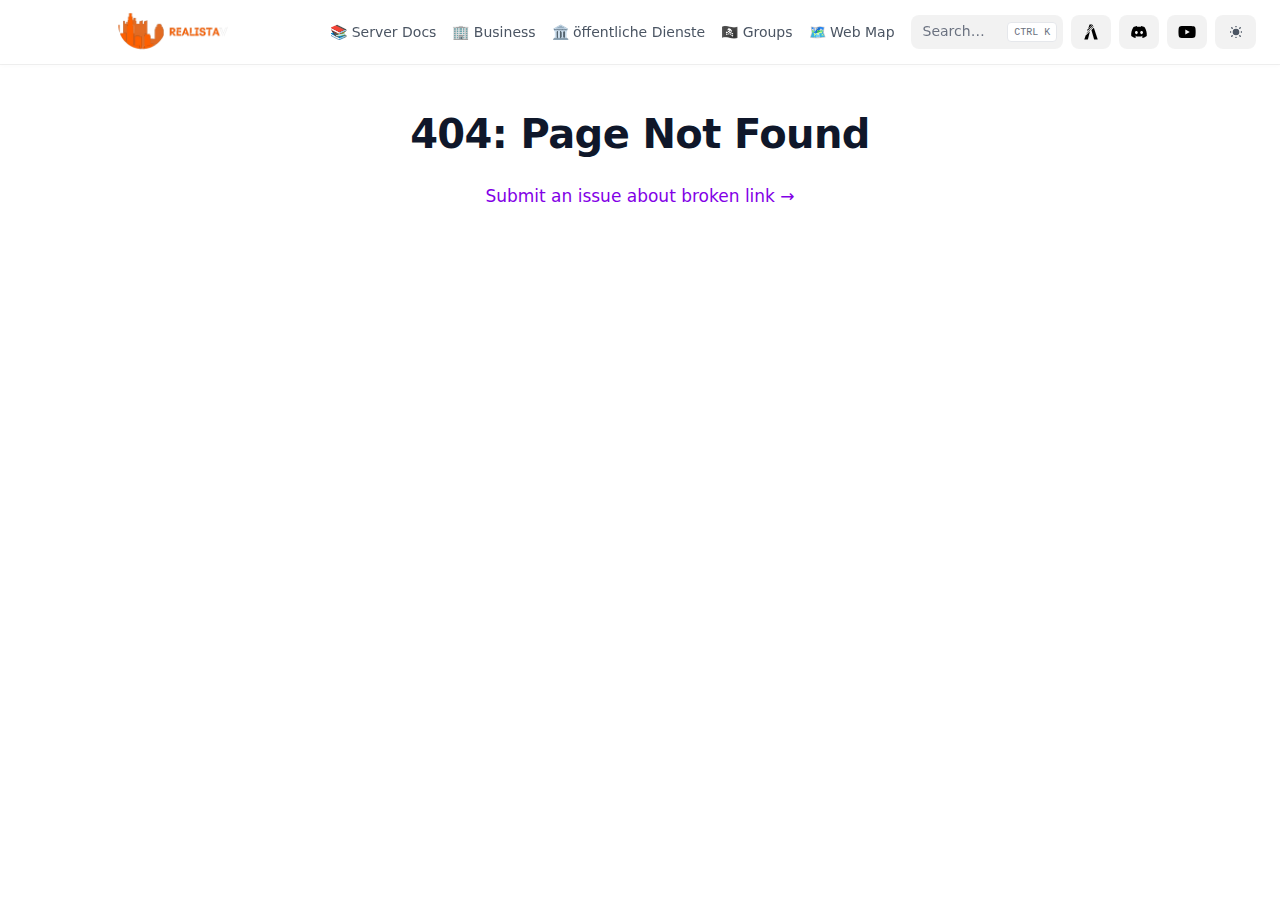
<file: 101.html>
<!DOCTYPE html><html><head><meta charSet="utf-8"/><title>404: Page Not Found – FRVGS</title><meta name="robots" content="index,follow"/><meta property="og:title" content="404: Page Not Found – FRVGS"/><style>
        :root {
          --frvgs-primary-hue: 274deg;
          --frvgs-navbar-height: 4rem;
          --frvgs-menu-height: 3.75rem;
          --frvgs-banner-height: 2.5rem;
        }
        
        .dark {
          --frvgs-primary-hue: 274deg;
        }
      </style><meta name="msapplication-TileColor" content="#fff"/><meta name="theme-color" content="#fff"/><meta name="viewport" content="width=device-width, initial-scale=1.0"/><meta http-equiv="Content-Language" content="en"/><meta name="description" content="FRVGS RP Server"/><meta name="og:description" content="FRVGS RP Server"/><meta name="twitter:card" content="summary_large_image"/><meta name="twitter:image" content="https://frvgs.com/api/og?title=404: Page Not Found"/><meta name="twitter:site:domain" content="frvgs.com"/><meta name="twitter:url" content="https://frvgs.com"/><meta name="og:title" content="404: Page Not Found – FRVGS"/><meta name="og:image" content="https://frvgs.com/api/og?title=404: Page Not Found"/><meta name="apple-mobile-web-app-title" content="FRVGS"/><link rel="icon" href="/favicon.svg" type="image/svg+xml"/><link rel="icon" href="/favicon.png" type="image/png"/><link rel="icon" href="/favicon-dark.svg" type="image/svg+xml" media="(prefers-color-scheme: dark)"/><link rel="icon" href="/favicon-dark.png" type="image/png" media="(prefers-color-scheme: dark)"/><meta name="next-head-count" content="22"/><link data-next-font="" rel="preconnect" href="/" crossorigin="anonymous"/><link rel="preload" href="/_next/static/css/0facec5ee078cb38.css" as="style"/><link rel="stylesheet" href="/_next/static/css/0facec5ee078cb38.css" data-n-g=""/><noscript data-n-css=""></noscript><script defer="" nomodule="" src="/_next/static/chunks/polyfills-78c92fac7aa8fdd8.js"></script><script src="/_next/static/chunks/webpack-38cee4c0e358b1a3.js" defer=""></script><script src="/_next/static/chunks/framework-b6523445b2c29790.js" defer=""></script><script src="/_next/static/chunks/main-865b84032a3be65c.js" defer=""></script><script src="/_next/static/chunks/pages/_app-7438a5935ab65222.js" defer=""></script><script src="/_next/static/chunks/220-34feffbd2cd1f96f.js" defer=""></script><script src="/_next/static/chunks/pages/404-f6adea097cdb32d1.js" defer=""></script><script src="/_next/static/DVqkjXkPOK7qGtmCyMARt/_buildManifest.js" defer=""></script><script src="/_next/static/DVqkjXkPOK7qGtmCyMARt/_ssgManifest.js" defer=""></script></head><body><div id="__next"><script>!function(){try{var d=document.documentElement,c=d.classList;c.remove('light','dark');var e=localStorage.getItem('theme');if('system'===e||(!e&&true)){var t='(prefers-color-scheme: dark)',m=window.matchMedia(t);if(m.media!==t||m.matches){d.style.colorScheme = 'dark';c.add('dark')}else{d.style.colorScheme = 'light';c.add('light')}}else if(e){c.add(e|| '')}if(e==='light'||e==='dark')d.style.colorScheme=e}catch(e){}}()</script><div dir="ltr"><script>document.documentElement.setAttribute('dir','ltr')</script><div class="nextra-nav-container nx-sticky nx-top-0 nx-z-20 nx-w-full nx-bg-transparent print:nx-hidden"><div class="nextra-nav-container-blur nx-pointer-events-none nx-absolute nx-z-[-1] nx-h-full nx-w-full nx-bg-white dark:nx-bg-dark nx-shadow-[0_2px_4px_rgba(0,0,0,.02),0_1px_0_rgba(0,0,0,.06)] dark:nx-shadow-[0_-1px_0_rgba(255,255,255,.1)_inset] contrast-more:nx-shadow-[0_0_0_1px_#000] contrast-more:dark:nx-shadow-[0_0_0_1px_#fff]"></div><nav class="nx-mx-auto nx-flex nx-h-[var(--frvgs-navbar-height)] nx-max-w-[90rem] nx-items-center nx-justify-end nx-gap-2 nx-pl-[max(env(safe-area-inset-left),1.5rem)] nx-pr-[max(env(safe-area-inset-right),1.5rem)]"><a class="nx-flex nx-items-center hover:nx-opacity-75 ltr:nx-mr-auto rtl:nx-ml-auto" href="/"><img height="100" class="ylogo" alt="logo" src="/logo.svg"/></a><a class="nx-text-sm contrast-more:nx-text-gray-700 contrast-more:dark:nx-text-gray-100 nx-relative -nx-ml-2 nx-hidden nx-whitespace-nowrap nx-p-2 md:nx-inline-block nx-text-gray-600 hover:nx-text-gray-800 dark:nx-text-gray-400 dark:hover:nx-text-gray-200" aria-current="false" href="/business"><span class="nx-absolute nx-inset-x-0 nx-text-center nxNavTxt">🏢 Business</span><span class="nx-invisible nx-font-medium">🏢 Business</span></a><a class="nx-text-sm contrast-more:nx-text-gray-700 contrast-more:dark:nx-text-gray-100 nx-relative -nx-ml-2 nx-hidden nx-whitespace-nowrap nx-p-2 md:nx-inline-block nx-text-gray-600 hover:nx-text-gray-800 dark:nx-text-gray-400 dark:hover:nx-text-gray-200" aria-current="false" href="/city"><span class="nx-absolute nx-inset-x-0 nx-text-center nxNavTxt">🏛 öffentliche Dienste</span><span class="nx-invisible nx-font-medium">🏛 öffentliche Dienste</span></a><a class="nx-text-sm contrast-more:nx-text-gray-700 contrast-more:dark:nx-text-gray-100 nx-relative -nx-ml-2 nx-hidden nx-whitespace-nowrap nx-p-2 md:nx-inline-block nx-text-gray-600 hover:nx-text-gray-800 dark:nx-text-gray-400 dark:hover:nx-text-gray-200" aria-current="false" href="/groups"><span class="nx-absolute nx-inset-x-0 nx-text-center nxNavTxt">🏴‍☠️ Groups</span><span class="nx-invisible nx-font-medium">🏴‍☠️ Groups</span></a><a class="nx-text-sm contrast-more:nx-text-gray-700 contrast-more:dark:nx-text-gray-100 nx-relative -nx-ml-2 nx-hidden nx-whitespace-nowrap nx-p-2 md:nx-inline-block nx-text-gray-600 hover:nx-text-gray-800 dark:nx-text-gray-400 dark:hover:nx-text-gray-200" aria-current="false" href="/webmap"><span class="nx-absolute nx-inset-x-0 nx-text-center nxNavTxt">🗺 Web Map</span><span class="nx-invisible nx-font-medium">🗺 Web Map</span></a><div class="nextra-search nx-relative md:nx-w-64 nx-hidden md:nx-inline-block mx-min-w-[200px]"><div class="nx-relative nx-flex nx-items-center nx-text-gray-900 contrast-more:nx-text-gray-800 dark:nx-text-gray-300 contrast-more:dark:nx-text-gray-300"><input spellcheck="false" class="nx-block nx-w-full nx-appearance-none nx-rounded-lg nx-px-3 nx-py-2 nx-transition-colors nx-text-base nx-leading-tight md:nx-text-sm nx-bg-black/[.05] dark:nx-bg-gray-50/10 focus:nx-bg-white dark:focus:nx-bg-dark placeholder:nx-text-gray-500 dark:placeholder:nx-text-gray-400 contrast-more:nx-border contrast-more:nx-border-current" type="search" placeholder="Search…" value=""/></div></div><a href="https://forum.cfx.re/" target="_blank" rel="noreferrer" class="dark:hover:nx-bg-fivem hover:nx-bg-fivem nx-text-current nx-bg-black/[.05] dark:nx-bg-gray-50/10 nx-rounded-lg nx-px-2 nx-py-custom nx-transition-colors contrast-more:nx-border contrast-more:nx-border-current"><svg width="24" height="24" fill="currentColor" xmlns="http://www.w3.org/2000/svg" viewBox="0 0 24 24"><title>FiveM</title><polygon points="6.69 15.52 10.95 11.32 8.85 19.4 5.28 19.4 6.69 15.52"></polygon><polygon points="14.04 5.58 8.11 11.32 8.85 9.35 13.73 4.66 14.04 5.58"></polygon><polygon points="7.62 12.93 11.63 8.85 11.63 9.53 7.31 13.79 7.62 12.93"></polygon><polygon points="18.72 19.4 15.15 19.4 12.37 9.9 14.84 7.74 18.72 19.4"></polygon><polygon points="14.47 6.76 12.12 9.04 12 8.48 14.22 6.26 14.47 6.76"></polygon><polygon points="13.42 4.6 9.22 8.54 10.58 4.6 13.42 4.6"></polygon></svg><span class="nx-sr-only">FiveM</span><span class="nx-sr-only nx-select-none"> (opens in a new tab)</span></a><a href="https://discord.gg/" target="_blank" rel="noreferrer" class="dark:hover:nx-bg-discord hover:nx-bg-discord nx-text-current nx-bg-black/[.05] dark:nx-bg-gray-50/10 nx-rounded-lg nx-px-2 nx-py-custom nx-transition-colors contrast-more:nx-border contrast-more:nx-border-current"><svg width="24" height="24" fill="currentColor" xmlns="http://www.w3.org/2000/svg" viewBox="0 0 24 24"><title>Discord</title><path d="M17.43,7.01c-1-.46-2.07-.8-3.19-.99-.02,0-.04,0-.05,.02-.14,.24-.29,.56-.4,.82-1.2-.18-2.4-.18-3.58,0-.11-.26-.26-.57-.4-.82-.01-.02-.03-.03-.05-.02-1.12,.19-2.19,.53-3.19,.99,0,0-.02,0-.02,.02-2.03,3.03-2.59,5.99-2.31,8.92,0,.01,0,.03,.02,.04,1.34,.98,2.64,1.58,3.91,1.98,.02,0,.04,0,.05-.02,.3-.41,.57-.85,.8-1.3,.01-.03,0-.06-.03-.07-.43-.16-.83-.36-1.22-.58-.03-.02-.03-.06,0-.08,.08-.06,.16-.13,.24-.19,.01-.01,.03-.01,.05,0,2.56,1.17,5.34,1.17,7.87,0,.02,0,.04,0,.05,0,.08,.06,.16,.13,.24,.19,.03,.02,.03,.07,0,.08-.39,.23-.8,.42-1.22,.58-.03,.01-.04,.04-.03,.07,.24,.46,.5,.89,.8,1.3,.01,.02,.03,.02,.05,.02,1.28-.4,2.58-.99,3.92-1.98,.01,0,.02-.02,.02-.04,.33-3.38-.55-6.31-2.32-8.92,0,0-.01-.01-.02-.02Zm-8.03,7.16c-.77,0-1.41-.71-1.41-1.58s.62-1.58,1.41-1.58,1.42,.71,1.41,1.58c0,.87-.62,1.58-1.41,1.58Zm5.21,0c-.77,0-1.41-.71-1.41-1.58s.62-1.58,1.41-1.58,1.42,.71,1.41,1.58c0,.87-.62,1.58-1.41,1.58Z"></path></svg><span class="nx-sr-only">Discord</span><span class="nx-sr-only nx-select-none"> (opens in a new tab)</span></a><a href="https://youtube.com/" target="_blank" rel="noreferrer" class="hidden md:block dark:hover:nx-bg-youtube hover:nx-bg-youtube nx-text-current nx-bg-black/[.05] dark:nx-bg-gray-50/10 nx-rounded-lg nx-px-2 nx-py-custom nx-transition-colors contrast-more:nx-border contrast-more:nx-border-current"><svg width="24" height="24" fill="currentColor" xmlns="http://www.w3.org/2000/svg" viewBox="0 0 24 24"><title>Youtube</title><path d="M12.1,5.95h.1c.88,0,5.37,.04,6.58,.36,.74,.2,1.32,.78,1.52,1.53,.11,.41,.19,.95,.24,1.51v.11s.03,.28,.03,.28v.11c.08,.98,.09,1.9,.09,2.11v.08c0,.21-.01,1.19-.09,2.22v.11s-.02,.11-.02,.11c-.05,.62-.13,1.23-.25,1.68-.2,.74-.78,1.33-1.52,1.53-1.25,.34-5.99,.36-6.65,.36h-.15c-.33,0-1.71,0-3.15-.06h-.18s-.09-.01-.09-.01h-.18s-.18-.02-.18-.02c-1.19-.05-2.33-.14-2.86-.28-.74-.2-1.32-.78-1.52-1.53-.12-.45-.2-1.06-.25-1.68v-.11s-.02-.11-.02-.11c-.05-.73-.08-1.46-.09-2.19v-.13c0-.23,.01-1.03,.07-1.91v-.11s.01-.06,.01-.06v-.11s.03-.28,.03-.28v-.11c.06-.56,.14-1.1,.25-1.51,.2-.74,.78-1.33,1.52-1.53,.52-.14,1.66-.23,2.86-.28h.18s.19-.01,.19-.01h.09s.18-.01,.18-.01c1.02-.03,2.05-.05,3.07-.05h.21Zm-1.78,3.45v5.18l4.47-2.59-4.47-2.59Z"></path></svg><span class="nx-sr-only">Youtube</span><span class="nx-sr-only nx-select-none"> (opens in a new tab)</span></a><div><button title="Change theme" class="nx-h-custom nx-bg-themeswitch dark:nx-bg-themeswitch nx-rounded-lg nx-px-2 nx-py-custom nx-transition-colors contrast-more:nx-border contrast-more:nx-border-current nx-text-left nx-text-xs nx-font-medium nx-text-gray-600 dark:nx-text-gray-400 mr-2 hover:nx-bg-themeswitch dark:hover:nx-bg-themeswitch hover:nx-text-gray-900 dark:hover:nx-text-gray-50" id="headlessui-listbox-button-:Rah96:" type="button" aria-haspopup="listbox" aria-expanded="false" data-headlessui-state=""><div class="nx-flex nx-items-center nx-gap-2 nx-capitalize"><svg fill="none" viewBox="3 3 18 18" width="12" height="12" stroke="currentColor"><path stroke-linecap="round" stroke-linejoin="round" stroke-width="2" fill="currentColor" d="M12 3v1m0 16v1m9-9h-1M4 12H3m15.364 6.364l-.707-.707M6.343 6.343l-.707-.707m12.728 0l-.707.707M6.343 17.657l-.707.707M16 12a4 4 0 11-8 0 4 4 0 018 0z"></path></svg></div></button></div><button type="button" aria-label="Menu" class="nextra-hamburger -nx-mr-2 nx-rounded nx-p-2 active:nx-bg-gray-400/20 md:nx-hidden"><svg fill="none" width="24" height="24" viewBox="0 0 24 24" stroke="currentColor" class=""><g><path stroke-linecap="round" stroke-linejoin="round" stroke-width="2" d="M4 6h16"></path></g><path stroke-linecap="round" stroke-linejoin="round" stroke-width="2" d="M4 12h16"></path><g><path stroke-linecap="round" stroke-linejoin="round" stroke-width="2" d="M4 18h16"></path></g></svg></button></nav></div><div class="nx-mx-auto nx-flex nx-max-w-[90rem]"><div class="max-xl:nx-hidden nx-h-0 nx-w-64 nx-shrink-0"></div><div class="motion-reduce:nx-transition-none [transition:background-color_1.5s_ease] nx-bg-transparent"></div><aside class="nextra-sidebar-container nx-flex nx-flex-col md:nx-top-16 md:nx-shrink-0 motion-reduce:nx-transform-none nx-transform-gpu nx-transition-all nx-ease-in-out print:nx-hidden md:nx-w-64 md:nx-hidden max-md:[transform:translate3d(0,-100%,0)]"><div class="nx-px-4 nx-pt-4 md:nx-hidden"><div class="nextra-search nx-relative md:nx-w-64"><div class="nx-relative nx-flex nx-items-center nx-text-gray-900 contrast-more:nx-text-gray-800 dark:nx-text-gray-300 contrast-more:dark:nx-text-gray-300"><input spellcheck="false" class="nx-block nx-w-full nx-appearance-none nx-rounded-lg nx-px-3 nx-py-2 nx-transition-colors nx-text-base nx-leading-tight md:nx-text-sm nx-bg-black/[.05] dark:nx-bg-gray-50/10 focus:nx-bg-white dark:focus:nx-bg-dark placeholder:nx-text-gray-500 dark:placeholder:nx-text-gray-400 contrast-more:nx-border contrast-more:nx-border-current" type="search" placeholder="Search…" value=""/></div></div></div><div class="nx-overflow-y-auto nx-overflow-x-hidden nx-p-4 nx-grow md:nx-h-[calc(100vh-var(--frvgs-navbar-height)-var(--frvgs-menu-height))] nextra-scrollbar"></div><div class="nx-sticky nx-bottom-0 nx-bg-white dark:nx-bg-dark nx-mx-4 nx-py-4 nx-shadow-[0_-12px_16px_#fff] nx-flex nx-items-center nx-gap-2 dark:nx-border-neutral-800 dark:nx-shadow-[0_-12px_16px_#111] contrast-more:nx-border-neutral-400 contrast-more:nx-shadow-none contrast-more:dark:nx-shadow-none nx-border-t" data-toggle-animation="off"><button title="Hide sidebar" class="max-md:nx-hidden nx-h-7 nx-rounded-md nx-transition-colors nx-text-gray-600 dark:nx-text-gray-400 nx-px-2 hover:nx-bg-gray-100 hover:nx-text-gray-900 dark:hover:nx-bg-primary-100/5 dark:hover:nx-text-gray-50"><svg height="12" width="12" viewBox="0 0 16 16" fill="currentColor"><path fill-rule="evenodd" d="M4.177 7.823l2.396-2.396A.25.25 0 017 5.604v4.792a.25.25 0 01-.427.177L4.177 8.177a.25.25 0 010-.354z" class=""></path><path fill-rule="evenodd" d="M0 1.75C0 .784.784 0 1.75 0h12.5C15.216 0 16 .784 16 1.75v12.5A1.75 1.75 0 0114.25 16H1.75A1.75 1.75 0 010 14.25V1.75zm1.75-.25a.25.25 0 00-.25.25v12.5c0 .138.112.25.25.25H9.5v-13H1.75zm12.5 13H11v-13h3.25a.25.25 0 01.25.25v12.5a.25.25 0 01-.25.25z"></path></svg></button></div></aside><nav class="nextra-toc nx-order-last nx-hidden nx-w-64 nx-shrink-0 xl:nx-block print:nx-hidden" aria-label="table of contents"></nav><div id="reach-skip-nav"></div><article class="nx-w-full nx-break-words nextra-content nx-flex nx-min-h-[calc(100vh-var(--frvgs-navbar-height))] nx-min-w-0 nx-justify-center nx-pb-8 nx-pr-[calc(env(safe-area-inset-right)-1.5rem)] nextra-body-typesetting-article"><main class="nx-w-full nx-min-w-0 nx-max-w-6xl nx-px-6 nx-pt-4 md:nx-px-12"><h1 class="nx-mt-2 nx-text-4xl nx-font-bold nx-tracking-tight nx-text-slate-900 dark:nx-text-slate-100">404: Page Not Found</h1>
<p class="nx-text-center"><a href="https://github.com///issues/new?title=Found%20broken%20%60%60%20link.%20Please%20fix!&amp;labels=bug" target="_blank" rel="noreferrer" class="nx-text-primary-600 nx-underline nx-decoration-from-font [text-underline-position:from-font]">Submit an issue about broken link →<span class="nx-sr-only nx-select-none"> (opens in a new tab)</span></a></p><div class="nx-mt-16"></div></main></article></div></div></div><script id="__NEXT_DATA__" type="application/json">{"props":{"pageProps":{}},"page":"/404","query":{},"buildId":"DVqkjXkPOK7qGtmCyMARt","nextExport":true,"autoExport":true,"isFallback":false,"scriptLoader":[]}</script></body></html>
</file>
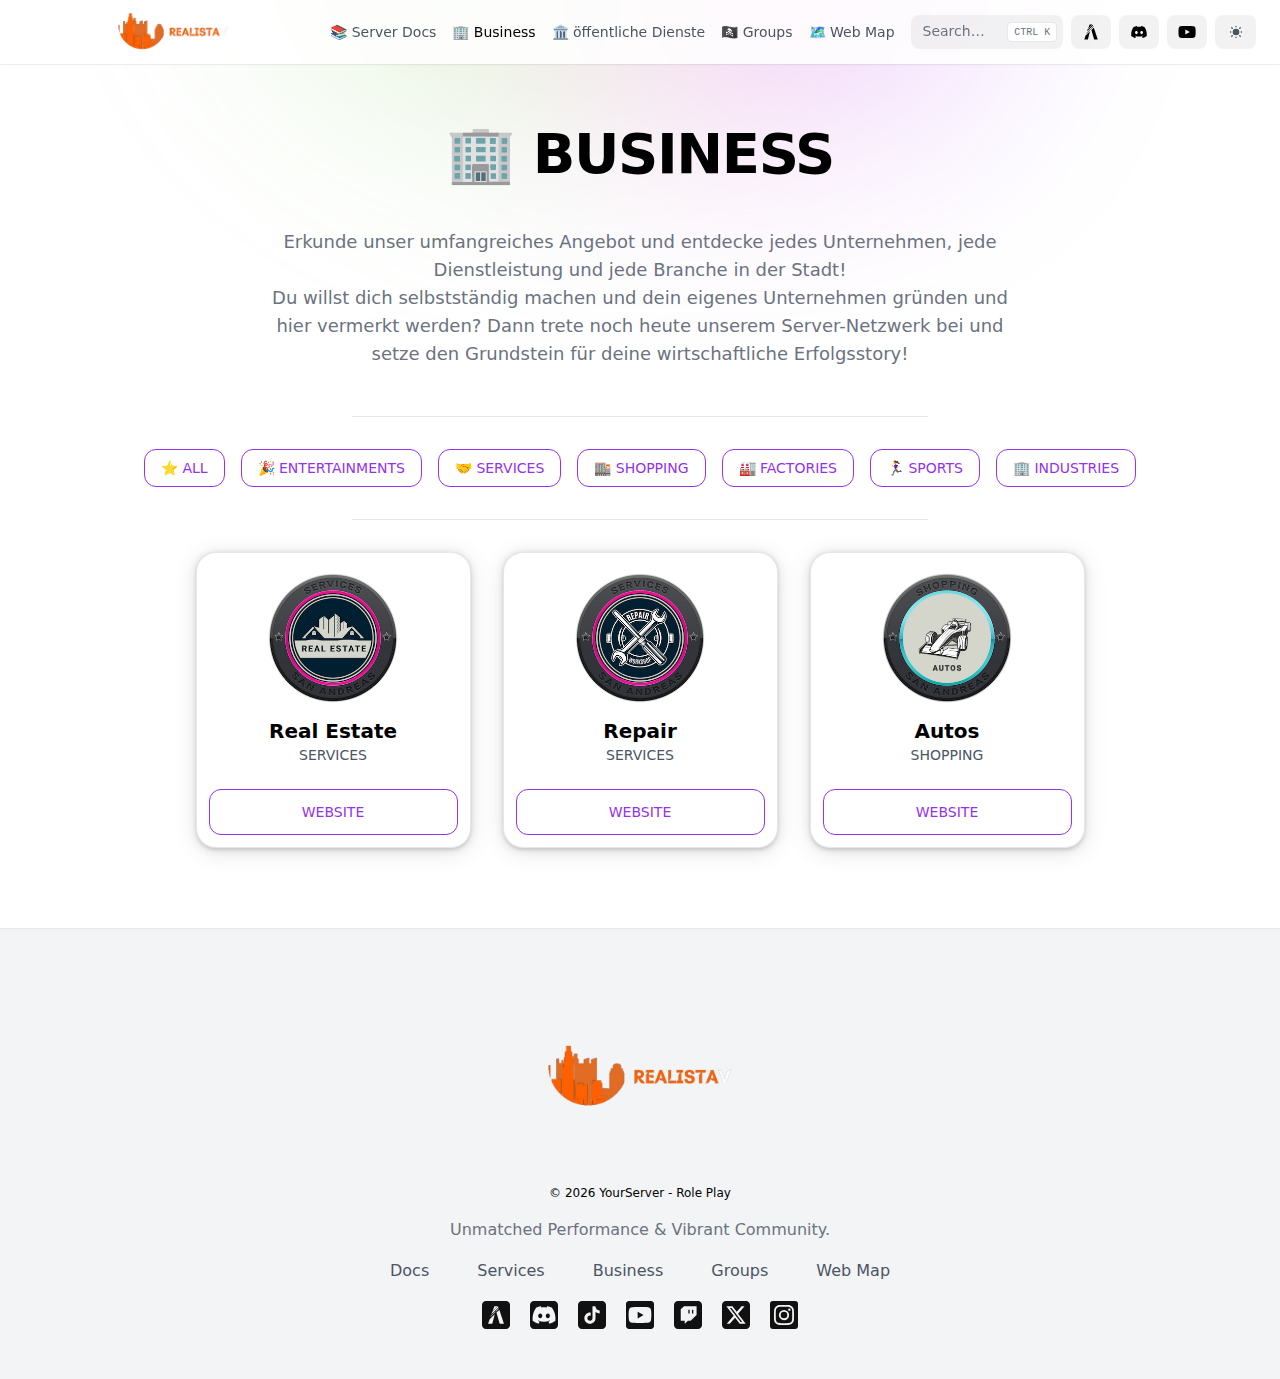
<file: business.html>
<!DOCTYPE html><html><head><meta charSet="utf-8"/><title>Business – FRVGS</title><meta name="robots" content="index,follow"/><meta property="og:title" content="Business – FRVGS"/><style>
    :root {
      --frvgs-primary-hue: 274deg;
      --frvgs-navbar-height: 4rem;
      --frvgs-menu-height: 3.75rem;
      --frvgs-banner-height: 2.5rem;
    }
    
    .dark {
      --frvgs-primary-hue: 274deg;
    }
  </style><meta name="msapplication-TileColor" content="#fff"/><meta name="theme-color" content="#fff"/><meta name="viewport" content="width=device-width, initial-scale=1.0"/><meta http-equiv="Content-Language" content="en"/><meta name="description" content="FRVGS RP Server"/><meta name="og:description" content="FRVGS RP Server"/><meta name="twitter:card" content="summary_large_image"/><meta name="twitter:image" content="https://frvgs.com/api/og?title=Business"/><meta name="twitter:site:domain" content="frvgs.com"/><meta name="twitter:url" content="https://frvgs.com"/><meta name="og:title" content="Business – FRVGS"/><meta name="og:image" content="https://frvgs.com/api/og?title=Business"/><meta name="apple-mobile-web-app-title" content="FRVGS"/><link rel="icon" href="/favicon.svg" type="image/svg+xml"/><link rel="icon" href="/favicon.png" type="image/png"/><link rel="icon" href="/favicon-dark.svg" type="image/svg+xml" media="(prefers-color-scheme: dark)"/><link rel="icon" href="/favicon-dark.png" type="image/png" media="(prefers-color-scheme: dark)"/><meta name="next-head-count" content="22"/><link data-next-font="" rel="preconnect" href="/" crossorigin="anonymous"/><link rel="preload" href="/_next/static/css/0facec5ee078cb38.css" as="style"/><link rel="stylesheet" href="/_next/static/css/0facec5ee078cb38.css" data-n-g=""/><link rel="preload" href="/_next/static/css/4d80f20dbec94a26.css" as="style"/><link rel="stylesheet" href="/_next/static/css/4d80f20dbec94a26.css" data-n-p=""/><noscript data-n-css=""></noscript><script defer="" nomodule="" src="/_next/static/chunks/polyfills-78c92fac7aa8fdd8.js"></script><script src="/_next/static/chunks/webpack-38cee4c0e358b1a3.js" defer=""></script><script src="/_next/static/chunks/framework-b6523445b2c29790.js" defer=""></script><script src="/_next/static/chunks/main-865b84032a3be65c.js" defer=""></script><script src="/_next/static/chunks/pages/_app-7438a5935ab65222.js" defer=""></script><script src="/_next/static/chunks/220-34feffbd2cd1f96f.js" defer=""></script><script src="/_next/static/chunks/801-f29010ac79646ae6.js" defer=""></script><script src="/_next/static/chunks/pages/business-46a5b17d9b91a2f8.js" defer=""></script><script src="/_next/static/DVqkjXkPOK7qGtmCyMARt/_buildManifest.js" defer=""></script><script src="/_next/static/DVqkjXkPOK7qGtmCyMARt/_ssgManifest.js" defer=""></script></head><body><div id="__next"><script>!function(){try{var d=document.documentElement,c=d.classList;c.remove('light','dark');var e=localStorage.getItem('theme');if('system'===e||(!e&&true)){var t='(prefers-color-scheme: dark)',m=window.matchMedia(t);if(m.media!==t||m.matches){d.style.colorScheme = 'dark';c.add('dark')}else{d.style.colorScheme = 'light';c.add('light')}}else if(e){c.add(e|| '')}if(e==='light'||e==='dark')d.style.colorScheme=e}catch(e){}}()</script><div dir="ltr"><script>document.documentElement.setAttribute('dir','ltr')</script><div class="nextra-nav-container nx-sticky nx-top-0 nx-z-20 nx-w-full nx-bg-transparent print:nx-hidden"><div class="nextra-nav-container-blur nx-pointer-events-none nx-absolute nx-z-[-1] nx-h-full nx-w-full nx-bg-white dark:nx-bg-dark nx-shadow-[0_2px_4px_rgba(0,0,0,.02),0_1px_0_rgba(0,0,0,.06)] dark:nx-shadow-[0_-1px_0_rgba(255,255,255,.1)_inset] contrast-more:nx-shadow-[0_0_0_1px_#000] contrast-more:dark:nx-shadow-[0_0_0_1px_#fff]"></div><nav class="nx-mx-auto nx-flex nx-h-[var(--frvgs-navbar-height)] nx-max-w-[90rem] nx-items-center nx-justify-end nx-gap-2 nx-pl-[max(env(safe-area-inset-left),1.5rem)] nx-pr-[max(env(safe-area-inset-right),1.5rem)]"><a class="nx-flex nx-items-center hover:nx-opacity-75 ltr:nx-mr-auto rtl:nx-ml-auto" href="/"><img height="100" class="ylogo" alt="logo" src="/logo.svg"/></a>><a class="nx-text-sm contrast-more:nx-text-gray-700 contrast-more:dark:nx-text-gray-100 nx-relative -nx-ml-2 nx-hidden nx-whitespace-nowrap nx-p-2 md:nx-inline-block nx-font-medium nx-subpixel-antialiased" aria-current="true" href="/business"><span class="nx-absolute nx-inset-x-0 nx-text-center nxNavTxt">🏢 Business</span><span class="nx-invisible nx-font-medium">🏢 Business</span></a><a class="nx-text-sm contrast-more:nx-text-gray-700 contrast-more:dark:nx-text-gray-100 nx-relative -nx-ml-2 nx-hidden nx-whitespace-nowrap nx-p-2 md:nx-inline-block nx-text-gray-600 hover:nx-text-gray-800 dark:nx-text-gray-400 dark:hover:nx-text-gray-200" aria-current="false" href="/city"><span class="nx-absolute nx-inset-x-0 nx-text-center nxNavTxt">🏛 öffentliche Dienste</span><span class="nx-invisible nx-font-medium">🏛 öffentliche Dienste</span></a><a class="nx-text-sm contrast-more:nx-text-gray-700 contrast-more:dark:nx-text-gray-100 nx-relative -nx-ml-2 nx-hidden nx-whitespace-nowrap nx-p-2 md:nx-inline-block nx-text-gray-600 hover:nx-text-gray-800 dark:nx-text-gray-400 dark:hover:nx-text-gray-200" aria-current="false" href="/groups"><span class="nx-absolute nx-inset-x-0 nx-text-center nxNavTxt">🏴‍☠️ Groups</span><span class="nx-invisible nx-font-medium">🏴‍☠️ Groups</span></a><a class="nx-text-sm contrast-more:nx-text-gray-700 contrast-more:dark:nx-text-gray-100 nx-relative -nx-ml-2 nx-hidden nx-whitespace-nowrap nx-p-2 md:nx-inline-block nx-text-gray-600 hover:nx-text-gray-800 dark:nx-text-gray-400 dark:hover:nx-text-gray-200" aria-current="false" href="/webmap"><span class="nx-absolute nx-inset-x-0 nx-text-center nxNavTxt">🗺 Web Map</span><span class="nx-invisible nx-font-medium">🗺 Web Map</span></a><div class="nextra-search nx-relative md:nx-w-64 nx-hidden md:nx-inline-block mx-min-w-[200px]"><div class="nx-relative nx-flex nx-items-center nx-text-gray-900 contrast-more:nx-text-gray-800 dark:nx-text-gray-300 contrast-more:dark:nx-text-gray-300"><input spellcheck="false" class="nx-block nx-w-full nx-appearance-none nx-rounded-lg nx-px-3 nx-py-2 nx-transition-colors nx-text-base nx-leading-tight md:nx-text-sm nx-bg-black/[.05] dark:nx-bg-gray-50/10 focus:nx-bg-white dark:focus:nx-bg-dark placeholder:nx-text-gray-500 dark:placeholder:nx-text-gray-400 contrast-more:nx-border contrast-more:nx-border-current" type="search" placeholder="Search…" value=""/></div></div><a href="https://forum.cfx.re/" target="_blank" rel="noreferrer" class="dark:hover:nx-bg-fivem hover:nx-bg-fivem nx-text-current nx-bg-black/[.05] dark:nx-bg-gray-50/10 nx-rounded-lg nx-px-2 nx-py-custom nx-transition-colors contrast-more:nx-border contrast-more:nx-border-current"><svg width="24" height="24" fill="currentColor" xmlns="http://www.w3.org/2000/svg" viewBox="0 0 24 24"><title>FiveM</title><polygon points="6.69 15.52 10.95 11.32 8.85 19.4 5.28 19.4 6.69 15.52"></polygon><polygon points="14.04 5.58 8.11 11.32 8.85 9.35 13.73 4.66 14.04 5.58"></polygon><polygon points="7.62 12.93 11.63 8.85 11.63 9.53 7.31 13.79 7.62 12.93"></polygon><polygon points="18.72 19.4 15.15 19.4 12.37 9.9 14.84 7.74 18.72 19.4"></polygon><polygon points="14.47 6.76 12.12 9.04 12 8.48 14.22 6.26 14.47 6.76"></polygon><polygon points="13.42 4.6 9.22 8.54 10.58 4.6 13.42 4.6"></polygon></svg><span class="nx-sr-only">FiveM</span><span class="nx-sr-only nx-select-none"> (opens in a new tab)</span></a><a href="https://discord.gg/UJTn8NjTgC" target="_blank" rel="noreferrer" class="dark:hover:nx-bg-discord hover:nx-bg-discord nx-text-current nx-bg-black/[.05] dark:nx-bg-gray-50/10 nx-rounded-lg nx-px-2 nx-py-custom nx-transition-colors contrast-more:nx-border contrast-more:nx-border-current"><svg width="24" height="24" fill="currentColor" xmlns="http://www.w3.org/2000/svg" viewBox="0 0 24 24"><title>Discord</title><path d="M17.43,7.01c-1-.46-2.07-.8-3.19-.99-.02,0-.04,0-.05,.02-.14,.24-.29,.56-.4,.82-1.2-.18-2.4-.18-3.58,0-.11-.26-.26-.57-.4-.82-.01-.02-.03-.03-.05-.02-1.12,.19-2.19,.53-3.19,.99,0,0-.02,0-.02,.02-2.03,3.03-2.59,5.99-2.31,8.92,0,.01,0,.03,.02,.04,1.34,.98,2.64,1.58,3.91,1.98,.02,0,.04,0,.05-.02,.3-.41,.57-.85,.8-1.3,.01-.03,0-.06-.03-.07-.43-.16-.83-.36-1.22-.58-.03-.02-.03-.06,0-.08,.08-.06,.16-.13,.24-.19,.01-.01,.03-.01,.05,0,2.56,1.17,5.34,1.17,7.87,0,.02,0,.04,0,.05,0,.08,.06,.16,.13,.24,.19,.03,.02,.03,.07,0,.08-.39,.23-.8,.42-1.22,.58-.03,.01-.04,.04-.03,.07,.24,.46,.5,.89,.8,1.3,.01,.02,.03,.02,.05,.02,1.28-.4,2.58-.99,3.92-1.98,.01,0,.02-.02,.02-.04,.33-3.38-.55-6.31-2.32-8.92,0,0-.01-.01-.02-.02Zm-8.03,7.16c-.77,0-1.41-.71-1.41-1.58s.62-1.58,1.41-1.58,1.42,.71,1.41,1.58c0,.87-.62,1.58-1.41,1.58Zm5.21,0c-.77,0-1.41-.71-1.41-1.58s.62-1.58,1.41-1.58,1.42,.71,1.41,1.58c0,.87-.62,1.58-1.41,1.58Z"></path></svg><span class="nx-sr-only">Discord</span><span class="nx-sr-only nx-select-none"> (opens in a new tab)</span></a><a href="https://www.youtube.com/channel/UCTUVRXrZsCbfy4mneF7763A" target="_blank" rel="noreferrer" class="hidden md:block dark:hover:nx-bg-youtube hover:nx-bg-youtube nx-text-current nx-bg-black/[.05] dark:nx-bg-gray-50/10 nx-rounded-lg nx-px-2 nx-py-custom nx-transition-colors contrast-more:nx-border contrast-more:nx-border-current"><svg width="24" height="24" fill="currentColor" xmlns="http://www.w3.org/2000/svg" viewBox="0 0 24 24"><title>Youtube</title><path d="M12.1,5.95h.1c.88,0,5.37,.04,6.58,.36,.74,.2,1.32,.78,1.52,1.53,.11,.41,.19,.95,.24,1.51v.11s.03,.28,.03,.28v.11c.08,.98,.09,1.9,.09,2.11v.08c0,.21-.01,1.19-.09,2.22v.11s-.02,.11-.02,.11c-.05,.62-.13,1.23-.25,1.68-.2,.74-.78,1.33-1.52,1.53-1.25,.34-5.99,.36-6.65,.36h-.15c-.33,0-1.71,0-3.15-.06h-.18s-.09-.01-.09-.01h-.18s-.18-.02-.18-.02c-1.19-.05-2.33-.14-2.86-.28-.74-.2-1.32-.78-1.52-1.53-.12-.45-.2-1.06-.25-1.68v-.11s-.02-.11-.02-.11c-.05-.73-.08-1.46-.09-2.19v-.13c0-.23,.01-1.03,.07-1.91v-.11s.01-.06,.01-.06v-.11s.03-.28,.03-.28v-.11c.06-.56,.14-1.1,.25-1.51,.2-.74,.78-1.33,1.52-1.53,.52-.14,1.66-.23,2.86-.28h.18s.19-.01,.19-.01h.09s.18-.01,.18-.01c1.02-.03,2.05-.05,3.07-.05h.21Zm-1.78,3.45v5.18l4.47-2.59-4.47-2.59Z"></path></svg><span class="nx-sr-only">Youtube</span><span class="nx-sr-only nx-select-none"> (opens in a new tab)</span></a><div><button title="Change theme" class="nx-h-custom nx-bg-themeswitch dark:nx-bg-themeswitch nx-rounded-lg nx-px-2 nx-py-custom nx-transition-colors contrast-more:nx-border contrast-more:nx-border-current nx-text-left nx-text-xs nx-font-medium nx-text-gray-600 dark:nx-text-gray-400 mr-2 hover:nx-bg-themeswitch dark:hover:nx-bg-themeswitch hover:nx-text-gray-900 dark:hover:nx-text-gray-50" id="headlessui-listbox-button-:Rah96:" type="button" aria-haspopup="listbox" aria-expanded="false" data-headlessui-state=""><div class="nx-flex nx-items-center nx-gap-2 nx-capitalize"><svg fill="none" viewBox="3 3 18 18" width="12" height="12" stroke="currentColor"><path stroke-linecap="round" stroke-linejoin="round" stroke-width="2" fill="currentColor" d="M12 3v1m0 16v1m9-9h-1M4 12H3m15.364 6.364l-.707-.707M6.343 6.343l-.707-.707m12.728 0l-.707.707M6.343 17.657l-.707.707M16 12a4 4 0 11-8 0 4 4 0 018 0z"></path></svg></div></button></div><button type="button" aria-label="Menu" class="nextra-hamburger -nx-mr-2 nx-rounded nx-p-2 active:nx-bg-gray-400/20 md:nx-hidden"><svg fill="none" width="24" height="24" viewBox="0 0 24 24" stroke="currentColor" class=""><g><path stroke-linecap="round" stroke-linejoin="round" stroke-width="2" d="M4 6h16"></path></g><path stroke-linecap="round" stroke-linejoin="round" stroke-width="2" d="M4 12h16"></path><g><path stroke-linecap="round" stroke-linejoin="round" stroke-width="2" d="M4 18h16"></path></g></svg></button></nav></div><div class="nx-mx-auto nx-flex"><div class="motion-reduce:nx-transition-none [transition:background-color_1.5s_ease] nx-bg-transparent"></div><aside class="nextra-sidebar-container nx-flex nx-flex-col md:nx-top-16 md:nx-shrink-0 motion-reduce:nx-transform-none nx-transform-gpu nx-transition-all nx-ease-in-out print:nx-hidden md:nx-w-64 md:nx-hidden max-md:[transform:translate3d(0,-100%,0)]"><div class="nx-px-4 nx-pt-4 md:nx-hidden"><div class="nextra-search nx-relative md:nx-w-64"><div class="nx-relative nx-flex nx-items-center nx-text-gray-900 contrast-more:nx-text-gray-800 dark:nx-text-gray-300 contrast-more:dark:nx-text-gray-300"><input spellcheck="false" class="nx-block nx-w-full nx-appearance-none nx-rounded-lg nx-px-3 nx-py-2 nx-transition-colors nx-text-base nx-leading-tight md:nx-text-sm nx-bg-black/[.05] dark:nx-bg-gray-50/10 focus:nx-bg-white dark:focus:nx-bg-dark placeholder:nx-text-gray-500 dark:placeholder:nx-text-gray-400 contrast-more:nx-border contrast-more:nx-border-current" type="search" placeholder="Search…" value=""/></div></div></div><div class="nx-overflow-y-auto nx-overflow-x-hidden nx-p-4 nx-grow md:nx-h-[calc(100vh-var(--frvgs-navbar-height)-var(--frvgs-menu-height))] nextra-scrollbar"></div><div class="nx-sticky nx-bottom-0 nx-bg-white dark:nx-bg-dark nx-mx-4 nx-py-4 nx-shadow-[0_-12px_16px_#fff] nx-flex nx-items-center nx-gap-2 dark:nx-border-neutral-800 dark:nx-shadow-[0_-12px_16px_#111] contrast-more:nx-border-neutral-400 contrast-more:nx-shadow-none contrast-more:dark:nx-shadow-none nx-border-t" data-toggle-animation="off"><button title="Hide sidebar" class="max-md:nx-hidden nx-h-7 nx-rounded-md nx-transition-colors nx-text-gray-600 dark:nx-text-gray-400 nx-px-2 hover:nx-bg-gray-100 hover:nx-text-gray-900 dark:hover:nx-bg-primary-100/5 dark:hover:nx-text-gray-50"><svg height="12" width="12" viewBox="0 0 16 16" fill="currentColor"><path fill-rule="evenodd" d="M4.177 7.823l2.396-2.396A.25.25 0 017 5.604v4.792a.25.25 0 01-.427.177L4.177 8.177a.25.25 0 010-.354z" class=""></path><path fill-rule="evenodd" d="M0 1.75C0 .784.784 0 1.75 0h12.5C15.216 0 16 .784 16 1.75v12.5A1.75 1.75 0 0114.25 16H1.75A1.75 1.75 0 010 14.25V1.75zm1.75-.25a.25.25 0 00-.25.25v12.5c0 .138.112.25.25.25H9.5v-13H1.75zm12.5 13H11v-13h3.25a.25.25 0 01.25.25v12.5a.25.25 0 01-.25.25z"></path></svg></button></div></aside><div id="reach-skip-nav"></div><div class="nx-w-full nx-break-words"><h1 class="text-33ds mb-4 mt-12 text-center text-[3.5rem] font-bold tracking-tight">🏢 BUSINESS</h1>
<p class="mb-8 max-w-3xl m-auto p-4 text-center text-lg text-gray-500 dark:text-gray-400">Erkunde unser umfangreiches Angebot und entdecke jedes Unternehmen, jede Dienstleistung und jede Branche in der Stadt!<br/>Du willst dich selbstständig machen und dein eigenes Unternehmen gründen und hier vermerkt werden? Dann trete noch heute unserem Server-Netzwerk bei und setze den Grundstein für deine wirtschaftliche Erfolgsstory!</p>
<div class="mb-16"><hr class="mb-8 dark:nx-border-neutral-800 max-w-xl mx-auto"/><div class="style_scrollContainer__ONvfS flex md:justify-center gap-4 mb-8"><button class="transition ease-in-out delay-100 pt-2 pb-2 pr-4 pl-4 text-center inline-block rounded-xl border border-purple-600  text-sm font-medium text-purple-600 hover:bg-purple-600 hover:text-white focus:outline-none focus:ring active:bg-orange-500">⭐ ALL</button><button class="transition ease-in-out delay-100 pt-2 pb-2 pr-4 pl-4 text-center inline-block rounded-xl border border-purple-600  text-sm font-medium text-purple-600 hover:bg-purple-600 hover:text-white focus:outline-none focus:ring active:bg-purple-500">🎉 ENTERTAINMENTS</button><button class="transition ease-in-out delay-100 pt-2 pb-2 pr-4 pl-4  text-center inline-block rounded-xl border border-purple-600  text-sm font-medium text-purple-600 hover:bg-purple-600 hover:text-white focus:outline-none focus:ring active:bg-purple-500">🤝 SERVICES</button><button class="transition ease-in-out delay-100 pt-2 pb-2 pr-4 pl-4  text-center inline-block rounded-xl border border-purple-600  text-sm font-medium text-purple-600 hover:bg-purple-600 hover:text-white focus:outline-none focus:ring active:bg-purple-500">🏬 SHOPPING</button><button class="transition ease-in-out delay-100 pt-2 pb-2 pr-4 pl-4  text-center inline-block rounded-xl border border-purple-600  text-sm font-medium text-purple-600 hover:bg-purple-600 hover:text-white focus:outline-none focus:ring active:bg-purple-500">🏭 FACTORIES</button><button class="transition ease-in-out delay-100 pt-2 pb-2 pr-4 pl-4  text-center inline-block rounded-xl border border-purple-600  text-sm font-medium text-purple-600 hover:bg-purple-600 hover:text-white focus:outline-none focus:ring active:bg-purple-500">🏃‍♀️ SPORTS</button><button class="transition ease-in-out delay-100 pt-2 pb-2 pr-4 pl-4  text-center inline-block rounded-xl border border-purple-600  text-sm font-medium text-purple-600 hover:bg-purple-600 hover:text-white focus:outline-none focus:ring active:bg-purple-500">🏢 INDUSTRIES</button></div><div class="mt-6 flex flex-col items-center"><h4 class="text-xl font-bold text-navy-700 dark:text-white">Real Estate</h4><p class="text-sm font-normal text-gray-600">SERVICES</p></div><div class="mt-6 flex gap-14 md:!gap-14"><a class="transition ease-in-out delay-100 w-full text-center inline-block rounded-xl border border-purple-600 py-3 text-sm font-medium text-purple-600 hover:bg-purple-600 hover:text-white focus:outline-none focus:ring active:bg-purple-500" href="immobilien.pages.dev">WEBSITE</a></div></div></div><div class="m-4"><div class="style_profileCard__OseQS rounded-[20px] w-[275px] p-3"><div class="relative flex h-32 w-full justify-center rounded-xl bg-cover"><div class="style_profileImg__TwyNN flex h-[130px] w-[130px] items-center justify-center mt-2"><img class="h-full w-full rounded-full" src="/IconsLore/business/repair.png" alt=""/></div></div><div class="mt-6 flex flex-col items-center"><h4 class="text-xl font-bold text-navy-700 dark:text-white">Repair</h4><p class="text-sm font-normal text-gray-600">SERVICES</p></div><div class="mt-6 flex gap-14 md:!gap-14"><a class="transition ease-in-out delay-100 w-full text-center inline-block rounded-xl border border-purple-600 py-3 text-sm font-medium text-purple-600 hover:bg-purple-600 hover:text-white focus:outline-none focus:ring active:bg-purple-500" href="https://job.realistav.com/tt">WEBSITE</a></div></div></div><div class="m-4"><div class="style_profileCard__OseQS rounded-[20px] w-[275px] p-3"><div class="relative flex h-32 w-full justify-center rounded-xl bg-cover"><div class="style_profileImg__TwyNN flex h-[130px] w-[130px] items-center justify-center mt-2"><img class="h-full w-full rounded-full" src="/IconsLore/business/tattoo.png" alt=""/></div></div><div class="mt-6 flex flex-col items-center"><h4 class="text-xl font-bold text-navy-700 dark:text-white">Tattoos</h4><p class="text-sm font-normal text-gray-600">SERVICES</p></div><div class="mt-6 flex gap-14 md:!gap-14"><a class="transition ease-in-out delay-100 w-full text-center inline-block rounded-xl border border-purple-600 py-3 text-sm font-medium text-purple-600 hover:bg-purple-600 hover:text-white focus:outline-none focus:ring active:bg-purple-500" href="https://discord.gg/">WEBSITE</a></div></div></div><div class="m-4"><div class="style_profileCard__OseQS rounded-[20px] w-[275px] p-3"><div class="relative flex h-32 w-full justify-center rounded-xl bg-cover"><div class="style_profileImg__TwyNN flex h-[130px] w-[130px] items-center justify-center mt-2"><img class="h-full w-full rounded-full" src="/IconsLore/business/ammunation.png" alt=""/></div></div><div class="mt-6 flex flex-col items-center"><h4 class="text-xl font-bold text-navy-700 dark:text-white">Ammunation</h4><p class="text-sm font-normal text-gray-600">SHOPPING</p></div><div class="mt-6 flex gap-14 md:!gap-14"><a class="transition ease-in-out delay-100 w-full text-center inline-block rounded-xl border border-purple-600 py-3 text-sm font-medium text-purple-600 hover:bg-purple-600 hover:text-white focus:outline-none focus:ring active:bg-purple-500" href="https://discord.gg/">WEBSITE</a></div></div></div><div class="m-4"><div class="style_profileCard__OseQS rounded-[20px] w-[275px] p-3"><div class="relative flex h-32 w-full justify-center rounded-xl bg-cover"><div class="style_profileImg__TwyNN flex h-[130px] w-[130px] items-center justify-center mt-2"><img class="h-full w-full rounded-full" src="/IconsLore/business/autos.png" alt=""/></div></div><div class="mt-6 flex flex-col items-center"><h4 class="text-xl font-bold text-navy-700 dark:text-white">Autos</h4><p class="text-sm font-normal text-gray-600">SHOPPING</p></div><div class="mt-6 flex gap-14 md:!gap-14"><a class="transition ease-in-out delay-100 w-full text-center inline-block rounded-xl border border-purple-600 py-3 text-sm font-medium text-purple-600 hover:bg-purple-600 hover:text-white focus:outline-none focus:ring active:bg-purple-500" href="realistav-autos.pages.dev">WEBSITE</a></div></div></div><div class="m-4"><div class="style_profileCard__OseQS rounded-[20px] w-[275px] p-3"><div class="relative flex h-32 w-full justify-center rounded-xl bg-cover"><div class="style_profileImg__TwyNN flex h-[130px] w-[130px] items-center justify-center mt-2"><img class="h-full w-full rounded-full" src="/IconsLore/business/boats.png" alt=""/></div></div><div class="mt-6 flex flex-col items-center"><h4 class="text-xl font-bold text-navy-700 dark:text-white">Boats</h4><p class="text-sm font-normal text-gray-600">SHOPPING</p></div><div class="mt-6 flex gap-14 md:!gap-14"><a class="transition ease-in-out delay-100 w-full text-center inline-block rounded-xl border border-purple-600 py-3 text-sm font-medium text-purple-600 hover:bg-purple-600 hover:text-white focus:outline-none focus:ring active:bg-purple-500" href="https://discord.gg/">WEBSITE</a></div></div></div><div class="m-4"><div class="style_profileCard__OseQS rounded-[20px] w-[275px] p-3"><div class="relative flex h-32 w-full justify-center rounded-xl bg-cover"><div class="style_profileImg__TwyNN flex h-[130px] w-[130px] items-center justify-center mt-2"><img class="h-full w-full rounded-full" src="/IconsLore/business/motos.png" alt=""/></div></div><div class="mt-6 flex flex-col items-center"><h4 class="text-xl font-bold text-navy-700 dark:text-white">Motorcycle</h4><p class="text-sm font-normal text-gray-600">SHOPPING</p></div><div class="mt-6 flex gap-14 md:!gap-14"><a class="transition ease-in-out delay-100 w-full text-center inline-block rounded-xl border border-purple-600 py-3 text-sm font-medium text-purple-600 hover:bg-purple-600 hover:text-white focus:outline-none focus:ring active:bg-purple-500" href="https://discord.gg/">WEBSITE</a></div></div></div><div class="m-4"><div class="style_profileCard__OseQS rounded-[20px] w-[275px] p-3"><div class="relative flex h-32 w-full justify-center rounded-xl bg-cover"><div class="style_profileImg__TwyNN flex h-[130px] w-[130px] items-center justify-center mt-2"><img class="h-full w-full rounded-full" src="/IconsLore/business/planes.png" alt=""/></div></div><div class="mt-6 flex flex-col items-center"><h4 class="text-xl font-bold text-navy-700 dark:text-white">Planes</h4><p class="text-sm font-normal text-gray-600">SHOPPING</p></div><div class="mt-6 flex gap-14 md:!gap-14"><a class="transition ease-in-out delay-100 w-full text-center inline-block rounded-xl border border-purple-600 py-3 text-sm font-medium text-purple-600 hover:bg-purple-600 hover:text-white focus:outline-none focus:ring active:bg-purple-500" href="https://discord.gg/">WEBSITE</a></div></div></div><div class="m-4"><div class="style_profileCard__OseQS rounded-[20px] w-[275px] p-3"><div class="relative flex h-32 w-full justify-center rounded-xl bg-cover"><div class="style_profileImg__TwyNN flex h-[130px] w-[130px] items-center justify-center mt-2"><img class="h-full w-full rounded-full" src="/IconsLore/business/clothing.png" alt=""/></div></div><div class="mt-6 flex flex-col items-center"><h4 class="text-xl font-bold text-navy-700 dark:text-white">Clothings</h4><p class="text-sm font-normal text-gray-600">SHOPPING</p></div><div class="mt-6 flex gap-14 md:!gap-14"><a class="transition ease-in-out delay-100 w-full text-center inline-block rounded-xl border border-purple-600 py-3 text-sm font-medium text-purple-600 hover:bg-purple-600 hover:text-white focus:outline-none focus:ring active:bg-purple-500" href="https://discord.gg/">WEBSITE</a></div></div></div><div class="m-4"><div class="style_profileCard__OseQS rounded-[20px] w-[275px] p-3"><div class="relative flex h-32 w-full justify-center rounded-xl bg-cover"><div class="style_profileImg__TwyNN flex h-[130px] w-[130px] items-center justify-center mt-2"><img class="h-full w-full rounded-full" src="/IconsLore/business/electro.png" alt=""/></div></div><div class="mt-6 flex flex-col items-center"><h4 class="text-xl font-bold text-navy-700 dark:text-white">Electronics</h4><p class="text-sm font-normal text-gray-600">SHOPPING</p></div><div class="mt-6 flex gap-14 md:!gap-14"><a class="transition ease-in-out delay-100 w-full text-center inline-block rounded-xl border border-purple-600 py-3 text-sm font-medium text-purple-600 hover:bg-purple-600 hover:text-white focus:outline-none focus:ring active:bg-purple-500" href="https://discord.gg/">WEBSITE</a></div></div></div><div class="m-4"><div class="style_profileCard__OseQS rounded-[20px] w-[275px] p-3"><div class="relative flex h-32 w-full justify-center rounded-xl bg-cover"><div class="style_profileImg__TwyNN flex h-[130px] w-[130px] items-center justify-center mt-2"><img class="h-full w-full rounded-full" src="/IconsLore/business/furnitures.png" alt=""/></div></div><div class="mt-6 flex flex-col items-center"><h4 class="text-xl font-bold text-navy-700 dark:text-white">Furnitures</h4><p class="text-sm font-normal text-gray-600">SHOPPING</p></div><div class="mt-6 flex gap-14 md:!gap-14"><a class="transition ease-in-out delay-100 w-full text-center inline-block rounded-xl border border-purple-600 py-3 text-sm font-medium text-purple-600 hover:bg-purple-600 hover:text-white focus:outline-none focus:ring active:bg-purple-500" href="https://discord.gg/">WEBSITE</a></div></div></div><div class="m-4"><div class="style_profileCard__OseQS rounded-[20px] w-[275px] p-3"><div class="relative flex h-32 w-full justify-center rounded-xl bg-cover"><div class="style_profileImg__TwyNN flex h-[130px] w-[130px] items-center justify-center mt-2"><img class="h-full w-full rounded-full" src="/IconsLore/business/ltd.png" alt=""/></div></div><div class="mt-6 flex flex-col items-center"><h4 class="text-xl font-bold text-navy-700 dark:text-white">Market</h4><p class="text-sm font-normal text-gray-600">SHOPPING</p></div><div class="mt-6 flex gap-14 md:!gap-14"><a class="transition ease-in-out delay-100 w-full text-center inline-block rounded-xl border border-purple-600 py-3 text-sm font-medium text-purple-600 hover:bg-purple-600 hover:text-white focus:outline-none focus:ring active:bg-purple-500" href="https://discord.gg/">WEBSITE</a></div></div></div><div class="m-4"><div class="style_profileCard__OseQS rounded-[20px] w-[275px] p-3"><div class="relative flex h-32 w-full justify-center rounded-xl bg-cover"><div class="style_profileImg__TwyNN flex h-[130px] w-[130px] items-center justify-center mt-2"><img class="h-full w-full rounded-full" src="/IconsLore/business/pets.png" alt=""/></div></div><div class="mt-6 flex flex-col items-center"><h4 class="text-xl font-bold text-navy-700 dark:text-white">Pets Shop</h4><p class="text-sm font-normal text-gray-600">SHOPPING</p></div><div class="mt-6 flex gap-14 md:!gap-14"><a class="transition ease-in-out delay-100 w-full text-center inline-block rounded-xl border border-purple-600 py-3 text-sm font-medium text-purple-600 hover:bg-purple-600 hover:text-white focus:outline-none focus:ring active:bg-purple-500" href="https://discord.gg/">WEBSITE</a></div></div></div><div class="m-4"><div class="style_profileCard__OseQS rounded-[20px] w-[275px] p-3"><div class="relative flex h-32 w-full justify-center rounded-xl bg-cover"><div class="style_profileImg__TwyNN flex h-[130px] w-[130px] items-center justify-center mt-2"><img class="h-full w-full rounded-full" src="/IconsLore/business/brewing.png" alt=""/></div></div><div class="mt-6 flex flex-col items-center"><h4 class="text-xl font-bold text-navy-700 dark:text-white">Brewing</h4><p class="text-sm font-normal text-gray-600">FACTORIES</p></div><div class="mt-6 flex gap-14 md:!gap-14"><a class="transition ease-in-out delay-100 w-full text-center inline-block rounded-xl border border-purple-600 py-3 text-sm font-medium text-purple-600 hover:bg-purple-600 hover:text-white focus:outline-none focus:ring active:bg-purple-500" href="https://discord.gg/">WEBSITE</a></div></div></div><div class="m-4"><div class="style_profileCard__OseQS rounded-[20px] w-[275px] p-3"><div class="relative flex h-32 w-full justify-center rounded-xl bg-cover"><div class="style_profileImg__TwyNN flex h-[130px] w-[130px] items-center justify-center mt-2"><img class="h-full w-full rounded-full" src="/IconsLore/business/drink.png" alt=""/></div></div><div class="mt-6 flex flex-col items-center"><h4 class="text-xl font-bold text-navy-700 dark:text-white">Bottleneck</h4><p class="text-sm font-normal text-gray-600">FACTORIES</p></div><div class="mt-6 flex gap-14 md:!gap-14"><a class="transition ease-in-out delay-100 w-full text-center inline-block rounded-xl border border-purple-600 py-3 text-sm font-medium text-purple-600 hover:bg-purple-600 hover:text-white focus:outline-none focus:ring active:bg-purple-500" href="https://discord.gg/">WEBSITE</a></div></div></div><div class="m-4"><div class="style_profileCard__OseQS rounded-[20px] w-[275px] p-3"><div class="relative flex h-32 w-full justify-center rounded-xl bg-cover"><div class="style_profileImg__TwyNN flex h-[130px] w-[130px] items-center justify-center mt-2"><img class="h-full w-full rounded-full" src="/IconsLore/business/electronics.png" alt=""/></div></div><div class="mt-6 flex flex-col items-center"><h4 class="text-xl font-bold text-navy-700 dark:text-white">Electronics</h4><p class="text-sm font-normal text-gray-600">FACTORIES</p></div><div class="mt-6 flex gap-14 md:!gap-14"><a class="transition ease-in-out delay-100 w-full text-center inline-block rounded-xl border border-purple-600 py-3 text-sm font-medium text-purple-600 hover:bg-purple-600 hover:text-white focus:outline-none focus:ring active:bg-purple-500" href="https://discord.gg/">WEBSITE</a></div></div></div><div class="m-4"><div class="style_profileCard__OseQS rounded-[20px] w-[275px] p-3"><div class="relative flex h-32 w-full justify-center rounded-xl bg-cover"><div class="style_profileImg__TwyNN flex h-[130px] w-[130px] items-center justify-center mt-2"><img class="h-full w-full rounded-full" src="/IconsLore/business/food.png" alt=""/></div></div><div class="mt-6 flex flex-col items-center"><h4 class="text-xl font-bold text-navy-700 dark:text-white">Food Factory</h4><p class="text-sm font-normal text-gray-600">FACTORIES</p></div><div class="mt-6 flex gap-14 md:!gap-14"><a class="transition ease-in-out delay-100 w-full text-center inline-block rounded-xl border border-purple-600 py-3 text-sm font-medium text-purple-600 hover:bg-purple-600 hover:text-white focus:outline-none focus:ring active:bg-purple-500" href="https://discord.gg/">WEBSITE</a></div></div></div><div class="m-4"><div class="style_profileCard__OseQS rounded-[20px] w-[275px] p-3"><div class="relative flex h-32 w-full justify-center rounded-xl bg-cover"><div class="style_profileImg__TwyNN flex h-[130px] w-[130px] items-center justify-center mt-2"><img class="h-full w-full rounded-full" src="/IconsLore/business/wood.png" alt=""/></div></div><div class="mt-6 flex flex-col items-center"><h4 class="text-xl font-bold text-navy-700 dark:text-white">Sawmill</h4><p class="text-sm font-normal text-gray-600">FACTORIES</p></div><div class="mt-6 flex gap-14 md:!gap-14"><a class="transition ease-in-out delay-100 w-full text-center inline-block rounded-xl border border-purple-600 py-3 text-sm font-medium text-purple-600 hover:bg-purple-600 hover:text-white focus:outline-none focus:ring active:bg-purple-500" href="https://discord.gg/">WEBSITE</a></div></div></div><div class="m-4"><div class="style_profileCard__OseQS rounded-[20px] w-[275px] p-3"><div class="relative flex h-32 w-full justify-center rounded-xl bg-cover"><div class="style_profileImg__TwyNN flex h-[130px] w-[130px] items-center justify-center mt-2"><img class="h-full w-full rounded-full" src="/IconsLore/business/metal.png" alt=""/></div></div><div class="mt-6 flex flex-col items-center"><h4 class="text-xl font-bold text-navy-700 dark:text-white">Metalworks</h4><p class="text-sm font-normal text-gray-600">FACTORIES</p></div><div class="mt-6 flex gap-14 md:!gap-14"><a class="transition ease-in-out delay-100 w-full text-center inline-block rounded-xl border border-purple-600 py-3 text-sm font-medium text-purple-600 hover:bg-purple-600 hover:text-white focus:outline-none focus:ring active:bg-purple-500" href="https://discord.gg/">WEBSITE</a></div></div></div><div class="m-4"><div class="style_profileCard__OseQS rounded-[20px] w-[275px] p-3"><div class="relative flex h-32 w-full justify-center rounded-xl bg-cover"><div class="style_profileImg__TwyNN flex h-[130px] w-[130px] items-center justify-center mt-2"><img class="h-full w-full rounded-full" src="/IconsLore/business/humane.png" alt=""/></div></div><div class="mt-6 flex flex-col items-center"><h4 class="text-xl font-bold text-navy-700 dark:text-white">Humane Labs</h4><p class="text-sm font-normal text-gray-600">FACTORIES</p></div><div class="mt-6 flex gap-14 md:!gap-14"><a class="transition ease-in-out delay-100 w-full text-center inline-block rounded-xl border border-purple-600 py-3 text-sm font-medium text-purple-600 hover:bg-purple-600 hover:text-white focus:outline-none focus:ring active:bg-purple-500" href="https://discord.gg/">WEBSITE</a></div></div></div><div class="m-4"><div class="style_profileCard__OseQS rounded-[20px] w-[275px] p-3"><div class="relative flex h-32 w-full justify-center rounded-xl bg-cover"><div class="style_profileImg__TwyNN flex h-[130px] w-[130px] items-center justify-center mt-2"><img class="h-full w-full rounded-full" src="/IconsLore/business/farm.png" alt=""/></div></div><div class="mt-6 flex flex-col items-center"><h4 class="text-xl font-bold text-navy-700 dark:text-white">Farm</h4><p class="text-sm font-normal text-gray-600">INDUSTRIES</p></div><div class="mt-6 flex gap-14 md:!gap-14"><a class="transition ease-in-out delay-100 w-full text-center inline-block rounded-xl border border-purple-600 py-3 text-sm font-medium text-purple-600 hover:bg-purple-600 hover:text-white focus:outline-none focus:ring active:bg-purple-500" href="https://discord.gg/">WEBSITE</a></div></div></div><div class="m-4"><div class="style_profileCard__OseQS rounded-[20px] w-[275px] p-3"><div class="relative flex h-32 w-full justify-center rounded-xl bg-cover"><div class="style_profileImg__TwyNN flex h-[130px] w-[130px] items-center justify-center mt-2"><img class="h-full w-full rounded-full" src="/IconsLore/business/fishing.png" alt=""/></div></div><div class="mt-6 flex flex-col items-center"><h4 class="text-xl font-bold text-navy-700 dark:text-white">Fishing</h4><p class="text-sm font-normal text-gray-600">INDUSTRIES</p></div><div class="mt-6 flex gap-14 md:!gap-14"><a class="transition ease-in-out delay-100 w-full text-center inline-block rounded-xl border border-purple-600 py-3 text-sm font-medium text-purple-600 hover:bg-purple-600 hover:text-white focus:outline-none focus:ring active:bg-purple-500" href="https://discord.gg/">WEBSITE</a></div></div></div><div class="m-4"><div class="style_profileCard__OseQS rounded-[20px] w-[275px] p-3"><div class="relative flex h-32 w-full justify-center rounded-xl bg-cover"><div class="style_profileImg__TwyNN flex h-[130px] w-[130px] items-center justify-center mt-2"><img class="h-full w-full rounded-full" src="/IconsLore/business/hunting.png" alt=""/></div></div><div class="mt-6 flex flex-col items-center"><h4 class="text-xl font-bold text-navy-700 dark:text-white">Hunting</h4><p class="text-sm font-normal text-gray-600">INDUSTRIES</p></div><div class="mt-6 flex gap-14 md:!gap-14"><a class="transition ease-in-out delay-100 w-full text-center inline-block rounded-xl border border-purple-600 py-3 text-sm font-medium text-purple-600 hover:bg-purple-600 hover:text-white focus:outline-none focus:ring active:bg-purple-500" href="https://discord.gg/">WEBSITE</a></div></div></div><div class="m-4"><div class="style_profileCard__OseQS rounded-[20px] w-[275px] p-3"><div class="relative flex h-32 w-full justify-center rounded-xl bg-cover"><div class="style_profileImg__TwyNN flex h-[130px] w-[130px] items-center justify-center mt-2"><img class="h-full w-full rounded-full" src="/IconsLore/business/mining.png" alt=""/></div></div><div class="mt-6 flex flex-col items-center"><h4 class="text-xl font-bold text-navy-700 dark:text-white">Mining</h4><p class="text-sm font-normal text-gray-600">INDUSTRIES</p></div><div class="mt-6 flex gap-14 md:!gap-14"><a class="transition ease-in-out delay-100 w-full text-center inline-block rounded-xl border border-purple-600 py-3 text-sm font-medium text-purple-600 hover:bg-purple-600 hover:text-white focus:outline-none focus:ring active:bg-purple-500" href="https://discord.gg/">WEBSITE</a></div></div></div><div class="m-4"><div class="style_profileCard__OseQS rounded-[20px] w-[275px] p-3"><div class="relative flex h-32 w-full justify-center rounded-xl bg-cover"><div class="style_profileImg__TwyNN flex h-[130px] w-[130px] items-center justify-center mt-2"><img class="h-full w-full rounded-full" src="/IconsLore/business/vineyard.png" alt=""/></div></div><div class="mt-6 flex flex-col items-center"><h4 class="text-xl font-bold text-navy-700 dark:text-white">Vineyard</h4><p class="text-sm font-normal text-gray-600">INDUSTRIES</p></div><div class="mt-6 flex gap-14 md:!gap-14"><a class="transition ease-in-out delay-100 w-full text-center inline-block rounded-xl border border-purple-600 py-3 text-sm font-medium text-purple-600 hover:bg-purple-600 hover:text-white focus:outline-none focus:ring active:bg-purple-500" href="https://discord.gg/">WEBSITE</a></div></div></div></div></div>
<svg class="style_BackShapesHead__UGpKn" viewBox="0 0 800 450"><defs><filter id="bbblurry-filter" x="-100%" y="-100%" width="400%" height="400%" filterUnits="objectBoundingBox" primitiveUnits="userSpaceOnUse" color-interpolation-filters="sRGB"><feGaussianBlur stdDeviation="78" x="0%" y="0%" width="100%" height="100%" in="SourceGraphic" edgeMode="none" result="blur"></feGaussianBlur></filter></defs><g filter="url(#bbblurry-filter)"><ellipse rx="70.5" ry="64" cx="355.37" cy="150.67" fill="hsla(167, 72%, 60%, 1.00)"></ellipse><ellipse rx="70.5" ry="64" cx="242.83" cy="74.78" fill="hsla(212, 72%, 59%, 1.00)"></ellipse><ellipse rx="70.5" ry="64" cx="559.75" cy="12.75" fill="hsla(290, 87%, 47%, 1.00)"></ellipse><ellipse rx="70.5" ry="64" cx="527.67" cy="142.68" fill="hsla(272, 99%, 54%, 1.00)"></ellipse><ellipse rx="70.5" ry="64" cx="293.55" cy="22.68" fill="hsla(55, 94%, 54%, 1.00)"></ellipse><ellipse rx="70.5" ry="64" cx="277.24" cy="123.70" fill="hsla(89, 73%, 48%, 1.00)"></ellipse><ellipse rx="70.5" ry="64" cx="427.43" cy="145.35" fill="hsl(325, 100%, 63%)"></ellipse></g></svg>
<footer class="nx-bg-gray-100 dark:nx-bg-neutral-900 print:nx-bg-transparent"><hr class="dark:nx-border-neutral-800"/><div class="mx-auto max-w-5xl px-4 py-12 sm:px-6 lg:px-8"><div class="flex justify-center"><img class="ylogo" alt="logo" src="/logo.svg"/></div><div class="flex justify-center mt-2 text-xs">© <!-- -->2023<!-- --> YourServer - Role Play</div><p class="mx-auto mt-4 max-w-md text-center leading-relaxed text-gray-500 dark:text-gray-400">Unmatched Performance &amp; Vibrant Community.</p><ul class="mt-4 flex flex-wrap justify-center gap-6 md:gap-8 lg:gap-12"><li><a class="text-gray-600 transition hover:text-gray-500/75" href="/city">Services</a></li><li><a class="text-gray-600 transition hover:text-gray-500/75" href="/business">Business</a></li><li><a class="text-gray-600 transition hover:text-gray-500/75" href="/groups">Groups</a></li><li><a class="text-gray-600 transition hover:text-gray-500/75" href="/webmap">Web Map</a></li></ul></div></footer></div></div></div></div><script id="__NEXT_DATA__" type="application/json">{"props":{"pageProps":{}},"page":"/business","query":{},"buildId":"DVqkjXkPOK7qGtmCyMARt","nextExport":true,"autoExport":true,"isFallback":false,"scriptLoader":[]}</script></body></html>
</file>
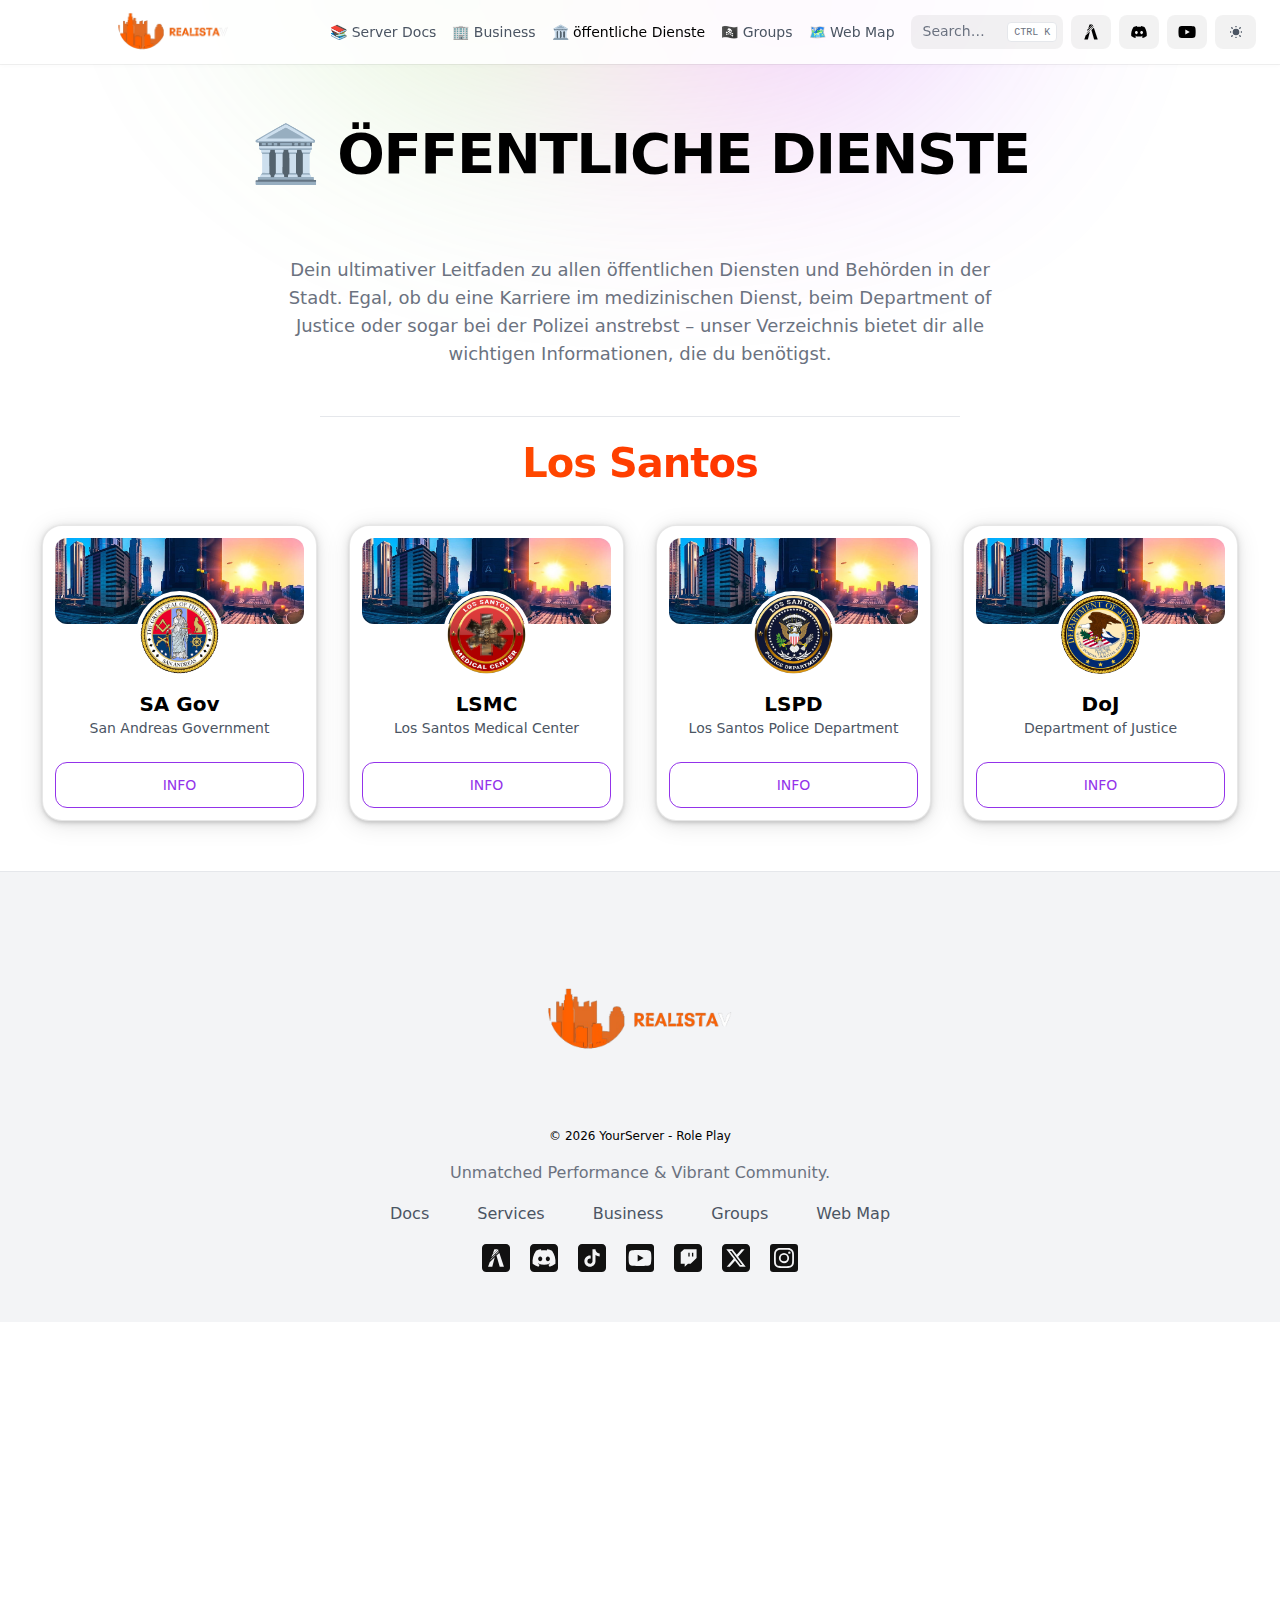
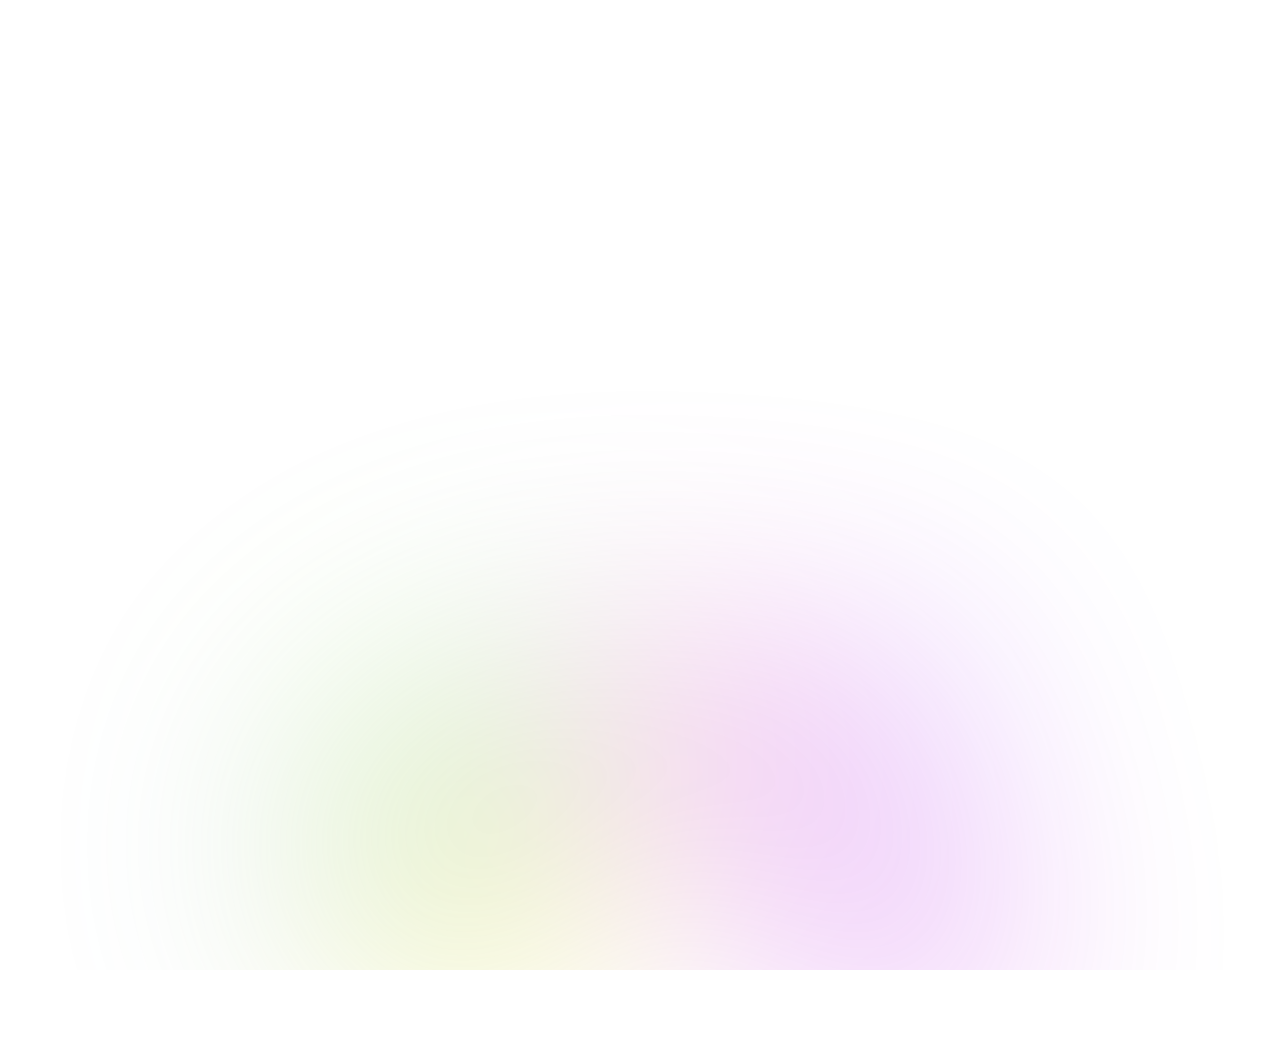
<file: city.html>
<!DOCTYPE html><html><head><meta charSet="utf-8"/><title>City – FRVGS</title><meta name="robots" content="index,follow"/><meta property="og:title" content="City – FRVGS"/><style>
        :root {
          --frvgs-primary-hue: 274deg;
          --frvgs-navbar-height: 4rem;
          --frvgs-menu-height: 3.75rem;
          --frvgs-banner-height: 2.5rem;
        }
        
        .dark {
          --frvgs-primary-hue: 274deg;
        }
      </style><meta name="msapplication-TileColor" content="#fff"/><meta name="theme-color" content="#fff"/><meta name="viewport" content="width=device-width, initial-scale=1.0"/><meta http-equiv="Content-Language" content="en"/><meta name="description" content="FRVGS RP Server"/><meta name="og:description" content="FRVGS RP Server"/><meta name="twitter:card" content="summary_large_image"/><meta name="twitter:image" content="https://frvgs.com/api/og?title=City"/><meta name="twitter:site:domain" content="frvgs.com"/><meta name="twitter:url" content="https://frvgs.com"/><meta name="og:title" content="City – FRVGS"/><meta name="og:image" content="https://frvgs.com/api/og?title=City"/><meta name="apple-mobile-web-app-title" content="FRVGS"/><link rel="icon" href="/favicon.svg" type="image/svg+xml"/><link rel="icon" href="/favicon.png" type="image/png"/><link rel="icon" href="/favicon-dark.svg" type="image/svg+xml" media="(prefers-color-scheme: dark)"/><link rel="icon" href="/favicon-dark.png" type="image/png" media="(prefers-color-scheme: dark)"/><meta name="next-head-count" content="22"/><link data-next-font="" rel="preconnect" href="/" crossorigin="anonymous"/><link rel="preload" href="/_next/static/css/0facec5ee078cb38.css" as="style"/><link rel="stylesheet" href="/_next/static/css/0facec5ee078cb38.css" data-n-g=""/><link rel="preload" href="/_next/static/css/9269008c6cf06f08.css" as="style"/><link rel="stylesheet" href="/_next/static/css/9269008c6cf06f08.css" data-n-p=""/><noscript data-n-css=""></noscript><script defer="" nomodule="" src="/_next/static/chunks/polyfills-78c92fac7aa8fdd8.js"></script><script src="/_next/static/chunks/webpack-38cee4c0e358b1a3.js" defer=""></script><script src="/_next/static/chunks/framework-b6523445b2c29790.js" defer=""></script><script src="/_next/static/chunks/main-865b84032a3be65c.js" defer=""></script><script src="/_next/static/chunks/pages/_app-7438a5935ab65222.js" defer=""></script><script src="/_next/static/chunks/220-34feffbd2cd1f96f.js" defer=""></script><script src="/_next/static/chunks/801-f29010ac79646ae6.js" defer=""></script><script src="/_next/static/chunks/pages/city-40f284d613e08d10.js" defer=""></script><script src="/_next/static/DVqkjXkPOK7qGtmCyMARt/_buildManifest.js" defer=""></script><script src="/_next/static/DVqkjXkPOK7qGtmCyMARt/_ssgManifest.js" defer=""></script></head><body><div id="__next"><script>!function(){try{var d=document.documentElement,c=d.classList;c.remove('light','dark');var e=localStorage.getItem('theme');if('system'===e||(!e&&true)){var t='(prefers-color-scheme: dark)',m=window.matchMedia(t);if(m.media!==t||m.matches){d.style.colorScheme = 'dark';c.add('dark')}else{d.style.colorScheme = 'light';c.add('light')}}else if(e){c.add(e|| '')}if(e==='light'||e==='dark')d.style.colorScheme=e}catch(e){}}()</script><div dir="ltr"><script>document.documentElement.setAttribute('dir','ltr')</script><div class="nextra-nav-container nx-sticky nx-top-0 nx-z-20 nx-w-full nx-bg-transparent print:nx-hidden"><div class="nextra-nav-container-blur nx-pointer-events-none nx-absolute nx-z-[-1] nx-h-full nx-w-full nx-bg-white dark:nx-bg-dark nx-shadow-[0_2px_4px_rgba(0,0,0,.02),0_1px_0_rgba(0,0,0,.06)] dark:nx-shadow-[0_-1px_0_rgba(255,255,255,.1)_inset] contrast-more:nx-shadow-[0_0_0_1px_#000] contrast-more:dark:nx-shadow-[0_0_0_1px_#fff]"></div><nav class="nx-mx-auto nx-flex nx-h-[var(--frvgs-navbar-height)] nx-max-w-[90rem] nx-items-center nx-justify-end nx-gap-2 nx-pl-[max(env(safe-area-inset-left),1.5rem)] nx-pr-[max(env(safe-area-inset-right),1.5rem)]"><a class="nx-flex nx-items-center hover:nx-opacity-75 ltr:nx-mr-auto rtl:nx-ml-auto" href="/"><img height="100" class="ylogo" alt="logo" src="/logo.svg"/></a><a class="nx-text-sm contrast-more:nx-text-gray-700 contrast-more:dark:nx-text-gray-100 nx-relative -nx-ml-2 nx-hidden nx-whitespace-nowrap nx-p-2 md:nx-inline-block nx-text-gray-600 hover:nx-text-gray-800 dark:nx-text-gray-400 dark:hover:nx-text-gray-200" aria-current="false" href="/business"><span class="nx-absolute nx-inset-x-0 nx-text-center nxNavTxt">🏢 Business</span><span class="nx-invisible nx-font-medium">🏢 Business</span></a><a class="nx-text-sm contrast-more:nx-text-gray-700 contrast-more:dark:nx-text-gray-100 nx-relative -nx-ml-2 nx-hidden nx-whitespace-nowrap nx-p-2 md:nx-inline-block nx-font-medium nx-subpixel-antialiased" aria-current="true" href="/city"><span class="nx-absolute nx-inset-x-0 nx-text-center nxNavTxt">🏛 Public Service</span><span class="nx-invisible nx-font-medium">🏛 Public Service</span></a><a class="nx-text-sm contrast-more:nx-text-gray-700 contrast-more:dark:nx-text-gray-100 nx-relative -nx-ml-2 nx-hidden nx-whitespace-nowrap nx-p-2 md:nx-inline-block nx-text-gray-600 hover:nx-text-gray-800 dark:nx-text-gray-400 dark:hover:nx-text-gray-200" aria-current="false" href="/groups"><span class="nx-absolute nx-inset-x-0 nx-text-center nxNavTxt">🏴‍☠️ Groups</span><span class="nx-invisible nx-font-medium">🏴‍☠️ Groups</span></a><a class="nx-text-sm contrast-more:nx-text-gray-700 contrast-more:dark:nx-text-gray-100 nx-relative -nx-ml-2 nx-hidden nx-whitespace-nowrap nx-p-2 md:nx-inline-block nx-text-gray-600 hover:nx-text-gray-800 dark:nx-text-gray-400 dark:hover:nx-text-gray-200" aria-current="false" href="/webmap"><span class="nx-absolute nx-inset-x-0 nx-text-center nxNavTxt">🗺 Web Map</span><span class="nx-invisible nx-font-medium">🗺 Web Map</span></a><div class="nextra-search nx-relative md:nx-w-64 nx-hidden md:nx-inline-block mx-min-w-[200px]"><div class="nx-relative nx-flex nx-items-center nx-text-gray-900 contrast-more:nx-text-gray-800 dark:nx-text-gray-300 contrast-more:dark:nx-text-gray-300"><input spellcheck="false" class="nx-block nx-w-full nx-appearance-none nx-rounded-lg nx-px-3 nx-py-2 nx-transition-colors nx-text-base nx-leading-tight md:nx-text-sm nx-bg-black/[.05] dark:nx-bg-gray-50/10 focus:nx-bg-white dark:focus:nx-bg-dark placeholder:nx-text-gray-500 dark:placeholder:nx-text-gray-400 contrast-more:nx-border contrast-more:nx-border-current" type="search" placeholder="Search…" value=""/></div></div><a href="https://forum.cfx.re/" target="_blank" rel="noreferrer" class="dark:hover:nx-bg-fivem hover:nx-bg-fivem nx-text-current nx-bg-black/[.05] dark:nx-bg-gray-50/10 nx-rounded-lg nx-px-2 nx-py-custom nx-transition-colors contrast-more:nx-border contrast-more:nx-border-current"><svg width="24" height="24" fill="currentColor" xmlns="http://www.w3.org/2000/svg" viewBox="0 0 24 24"><title>FiveM</title><polygon points="6.69 15.52 10.95 11.32 8.85 19.4 5.28 19.4 6.69 15.52"></polygon><polygon points="14.04 5.58 8.11 11.32 8.85 9.35 13.73 4.66 14.04 5.58"></polygon><polygon points="7.62 12.93 11.63 8.85 11.63 9.53 7.31 13.79 7.62 12.93"></polygon><polygon points="18.72 19.4 15.15 19.4 12.37 9.9 14.84 7.74 18.72 19.4"></polygon><polygon points="14.47 6.76 12.12 9.04 12 8.48 14.22 6.26 14.47 6.76"></polygon><polygon points="13.42 4.6 9.22 8.54 10.58 4.6 13.42 4.6"></polygon></svg><span class="nx-sr-only">FiveM</span><span class="nx-sr-only nx-select-none"> (opens in a new tab)</span></a><a href="https://discord.gg/UJTn8NjTgC" target="_blank" rel="noreferrer" class="dark:hover:nx-bg-discord hover:nx-bg-discord nx-text-current nx-bg-black/[.05] dark:nx-bg-gray-50/10 nx-rounded-lg nx-px-2 nx-py-custom nx-transition-colors contrast-more:nx-border contrast-more:nx-border-current"><svg width="24" height="24" fill="currentColor" xmlns="http://www.w3.org/2000/svg" viewBox="0 0 24 24"><title>Discord</title><path d="M17.43,7.01c-1-.46-2.07-.8-3.19-.99-.02,0-.04,0-.05,.02-.14,.24-.29,.56-.4,.82-1.2-.18-2.4-.18-3.58,0-.11-.26-.26-.57-.4-.82-.01-.02-.03-.03-.05-.02-1.12,.19-2.19,.53-3.19,.99,0,0-.02,0-.02,.02-2.03,3.03-2.59,5.99-2.31,8.92,0,.01,0,.03,.02,.04,1.34,.98,2.64,1.58,3.91,1.98,.02,0,.04,0,.05-.02,.3-.41,.57-.85,.8-1.3,.01-.03,0-.06-.03-.07-.43-.16-.83-.36-1.22-.58-.03-.02-.03-.06,0-.08,.08-.06,.16-.13,.24-.19,.01-.01,.03-.01,.05,0,2.56,1.17,5.34,1.17,7.87,0,.02,0,.04,0,.05,0,.08,.06,.16,.13,.24,.19,.03,.02,.03,.07,0,.08-.39,.23-.8,.42-1.22,.58-.03,.01-.04,.04-.03,.07,.24,.46,.5,.89,.8,1.3,.01,.02,.03,.02,.05,.02,1.28-.4,2.58-.99,3.92-1.98,.01,0,.02-.02,.02-.04,.33-3.38-.55-6.31-2.32-8.92,0,0-.01-.01-.02-.02Zm-8.03,7.16c-.77,0-1.41-.71-1.41-1.58s.62-1.58,1.41-1.58,1.42,.71,1.41,1.58c0,.87-.62,1.58-1.41,1.58Zm5.21,0c-.77,0-1.41-.71-1.41-1.58s.62-1.58,1.41-1.58,1.42,.71,1.41,1.58c0,.87-.62,1.58-1.41,1.58Z"></path></svg><span class="nx-sr-only">Discord</span><span class="nx-sr-only nx-select-none"> (opens in a new tab)</span></a><a href="https://youtube.com/" target="_blank" rel="noreferrer" class="hidden md:block dark:hover:nx-bg-youtube hover:nx-bg-youtube nx-text-current nx-bg-black/[.05] dark:nx-bg-gray-50/10 nx-rounded-lg nx-px-2 nx-py-custom nx-transition-colors contrast-more:nx-border contrast-more:nx-border-current"><svg width="24" height="24" fill="currentColor" xmlns="http://www.w3.org/2000/svg" viewBox="0 0 24 24"><title>Youtube</title><path d="M12.1,5.95h.1c.88,0,5.37,.04,6.58,.36,.74,.2,1.32,.78,1.52,1.53,.11,.41,.19,.95,.24,1.51v.11s.03,.28,.03,.28v.11c.08,.98,.09,1.9,.09,2.11v.08c0,.21-.01,1.19-.09,2.22v.11s-.02,.11-.02,.11c-.05,.62-.13,1.23-.25,1.68-.2,.74-.78,1.33-1.52,1.53-1.25,.34-5.99,.36-6.65,.36h-.15c-.33,0-1.71,0-3.15-.06h-.18s-.09-.01-.09-.01h-.18s-.18-.02-.18-.02c-1.19-.05-2.33-.14-2.86-.28-.74-.2-1.32-.78-1.52-1.53-.12-.45-.2-1.06-.25-1.68v-.11s-.02-.11-.02-.11c-.05-.73-.08-1.46-.09-2.19v-.13c0-.23,.01-1.03,.07-1.91v-.11s.01-.06,.01-.06v-.11s.03-.28,.03-.28v-.11c.06-.56,.14-1.1,.25-1.51,.2-.74,.78-1.33,1.52-1.53,.52-.14,1.66-.23,2.86-.28h.18s.19-.01,.19-.01h.09s.18-.01,.18-.01c1.02-.03,2.05-.05,3.07-.05h.21Zm-1.78,3.45v5.18l4.47-2.59-4.47-2.59Z"></path></svg><span class="nx-sr-only">Youtube</span><span class="nx-sr-only nx-select-none"> (opens in a new tab)</span></a><div><button title="Change theme" class="nx-h-custom nx-bg-themeswitch dark:nx-bg-themeswitch nx-rounded-lg nx-px-2 nx-py-custom nx-transition-colors contrast-more:nx-border contrast-more:nx-border-current nx-text-left nx-text-xs nx-font-medium nx-text-gray-600 dark:nx-text-gray-400 mr-2 hover:nx-bg-themeswitch dark:hover:nx-bg-themeswitch hover:nx-text-gray-900 dark:hover:nx-text-gray-50" id="headlessui-listbox-button-:Rah96:" type="button" aria-haspopup="listbox" aria-expanded="false" data-headlessui-state=""><div class="nx-flex nx-items-center nx-gap-2 nx-capitalize"><svg fill="none" viewBox="3 3 18 18" width="12" height="12" stroke="currentColor"><path stroke-linecap="round" stroke-linejoin="round" stroke-width="2" fill="currentColor" d="M12 3v1m0 16v1m9-9h-1M4 12H3m15.364 6.364l-.707-.707M6.343 6.343l-.707-.707m12.728 0l-.707.707M6.343 17.657l-.707.707M16 12a4 4 0 11-8 0 4 4 0 018 0z"></path></svg></div></button></div><button type="button" aria-label="Menu" class="nextra-hamburger -nx-mr-2 nx-rounded nx-p-2 active:nx-bg-gray-400/20 md:nx-hidden"><svg fill="none" width="24" height="24" viewBox="0 0 24 24" stroke="currentColor" class=""><g><path stroke-linecap="round" stroke-linejoin="round" stroke-width="2" d="M4 6h16"></path></g><path stroke-linecap="round" stroke-linejoin="round" stroke-width="2" d="M4 12h16"></path><g><path stroke-linecap="round" stroke-linejoin="round" stroke-width="2" d="M4 18h16"></path></g></svg></button></nav></div><div class="nx-mx-auto nx-flex"><div class="motion-reduce:nx-transition-none [transition:background-color_1.5s_ease] nx-bg-transparent"></div><aside class="nextra-sidebar-container nx-flex nx-flex-col md:nx-top-16 md:nx-shrink-0 motion-reduce:nx-transform-none nx-transform-gpu nx-transition-all nx-ease-in-out print:nx-hidden md:nx-w-64 md:nx-hidden max-md:[transform:translate3d(0,-100%,0)]"><div class="nx-px-4 nx-pt-4 md:nx-hidden"><div class="nextra-search nx-relative md:nx-w-64"><div class="nx-relative nx-flex nx-items-center nx-text-gray-900 contrast-more:nx-text-gray-800 dark:nx-text-gray-300 contrast-more:dark:nx-text-gray-300"><input spellcheck="false" class="nx-block nx-w-full nx-appearance-none nx-rounded-lg nx-px-3 nx-py-2 nx-transition-colors nx-text-base nx-leading-tight md:nx-text-sm nx-bg-black/[.05] dark:nx-bg-gray-50/10 focus:nx-bg-white dark:focus:nx-bg-dark placeholder:nx-text-gray-500 dark:placeholder:nx-text-gray-400 contrast-more:nx-border contrast-more:nx-border-current" type="search" placeholder="Search…" value=""/></div></div></div><div class="nx-overflow-y-auto nx-overflow-x-hidden nx-p-4 nx-grow md:nx-h-[calc(100vh-var(--frvgs-navbar-height)-var(--frvgs-menu-height))] nextra-scrollbar"></div><div class="nx-sticky nx-bottom-0 nx-bg-white dark:nx-bg-dark nx-mx-4 nx-py-4 nx-shadow-[0_-12px_16px_#fff] nx-flex nx-items-center nx-gap-2 dark:nx-border-neutral-800 dark:nx-shadow-[0_-12px_16px_#111] contrast-more:nx-border-neutral-400 contrast-more:nx-shadow-none contrast-more:dark:nx-shadow-none nx-border-t" data-toggle-animation="off"><button title="Hide sidebar" class="max-md:nx-hidden nx-h-7 nx-rounded-md nx-transition-colors nx-text-gray-600 dark:nx-text-gray-400 nx-px-2 hover:nx-bg-gray-100 hover:nx-text-gray-900 dark:hover:nx-bg-primary-100/5 dark:hover:nx-text-gray-50"><svg height="12" width="12" viewBox="0 0 16 16" fill="currentColor"><path fill-rule="evenodd" d="M4.177 7.823l2.396-2.396A.25.25 0 017 5.604v4.792a.25.25 0 01-.427.177L4.177 8.177a.25.25 0 010-.354z" class=""></path><path fill-rule="evenodd" d="M0 1.75C0 .784.784 0 1.75 0h12.5C15.216 0 16 .784 16 1.75v12.5A1.75 1.75 0 0114.25 16H1.75A1.75 1.75 0 010 14.25V1.75zm1.75-.25a.25.25 0 00-.25.25v12.5c0 .138.112.25.25.25H9.5v-13H1.75zm12.5 13H11v-13h3.25a.25.25 0 01.25.25v12.5a.25.25 0 01-.25.25z"></path></svg></button></div></aside><div id="reach-skip-nav"></div><div class="nx-w-full nx-break-words"><h1 class="text-33ds mb-4 mt-12 text-center text-[3.5rem] font-bold tracking-tight">🏛 PUBLIC SERVICES</h1>
<p class="mb-8 max-w-3xl m-auto p-4 text-center text-lg text-gray-500 dark:text-gray-400">Your Ultimate Guide to Every Civic Resource in Town.<br/>Whether you&#x27;re interested in pursuing a career in medical services, firefighting, or even the military, our directory provides you with all the essential information you need.</p>
<hr class="mb-4 mt-4 dark:nx-border-neutral-800 max-w-[50vw] mx-auto"/>
<h2 class="text-center text-[2.5rem] font-bold tracking-tight gradientText"> Los Santos</h2>
<p class="mb-8 max-w-3xl m-auto text-center text-lg text-gray-500 dark:text-gray-400">The Public Services of Los Santos</p>
<div class="index_cardMagicContainer__Ikn4t"><div class="style_profileCard__C_wUO rounded-[20px] w-[275px] p-3"><div class="relative flex h-32 w-full justify-center rounded-xl bg-cover"><img src="/IconsLore/city/LosSantos.jpg" class="undefined absolute flex h-22 w-full justify-center rounded-xl bg-cover&quot; alt=&quot;bannerImg"/><div class="style_profileImg__zF3ii absolute -bottom-3 flex h-[87px] w-[87px] items-center justify-center rounded-full border-[4px]"><img class="h-full w-full rounded-full" src="/IconsLore/city/lsgov.png" alt=""/></div></div><div class="mt-6 flex flex-col items-center"><h4 class="text-xl font-bold text-navy-700 dark:text-white">LS Gov</h4><p class="text-sm font-normal text-gray-600">Los Santos Government</p></div><div class="mt-6 flex gap-14 md:!gap-14"><a class="transition ease-in-out delay-100 w-full text-center inline-block rounded-xl border border-purple-600 py-3 text-sm font-medium text-purple-600 hover:bg-purple-600 hover:text-white focus:outline-none focus:ring active:bg-purple-500" href="https://discord.gg/">Info</a></div></div><div class="style_profileCard__C_wUO rounded-[20px] w-[275px] p-3"><div class="relative flex h-32 w-full justify-center rounded-xl bg-cover"><img src="/IconsLore/city/LosSantos.jpg" class="undefined absolute flex h-22 w-full justify-center rounded-xl bg-cover&quot; alt=&quot;bannerImg"/><div class="style_profileImg__zF3ii absolute -bottom-3 flex h-[87px] w-[87px] items-center justify-center rounded-full border-[4px]"><img class="h-full w-full rounded-full" src="/IconsLore/city/lsmc.png" alt=""/></div></div><div class="mt-6 flex flex-col items-center"><h4 class="text-xl font-bold text-navy-700 dark:text-white">LSMC</h4><p class="text-sm font-normal text-gray-600">Los Santos Medical Center</p></div><div class="mt-6 flex gap-14 md:!gap-14"><a class="transition ease-in-out delay-100 w-full text-center inline-block rounded-xl border border-purple-600 py-3 text-sm font-medium text-purple-600 hover:bg-purple-600 hover:text-white focus:outline-none focus:ring active:bg-purple-500" href="https://discord.gg/">Webseite</a></div></div><div class="style_profileCard__C_wUO rounded-[20px] w-[275px] p-3"><div class="relative flex h-32 w-full justify-center rounded-xl bg-cover"><img src="/IconsLore/city/LosSantos.jpg" class="undefined absolute flex h-22 w-full justify-center rounded-xl bg-cover&quot; alt=&quot;bannerImg"/><div class="style_profileImg__zF3ii absolute -bottom-3 flex h-[87px] w-[87px] items-center justify-center rounded-full border-[4px]"><img class="h-full w-full rounded-full" src="/IconsLore/city/lspd.png" alt=""/></div></div><div class="mt-6 flex flex-col items-center"><h4 class="text-xl font-bold text-navy-700 dark:text-white">LSPD</h4><p class="text-sm font-normal text-gray-600">Los Santos Police Department</p></div><div class="mt-6 flex gap-14 md:!gap-14"><a class="transition ease-in-out delay-100 w-full text-center inline-block rounded-xl border border-purple-600 py-3 text-sm font-medium text-purple-600 hover:bg-purple-600 hover:text-white focus:outline-none focus:ring active:bg-purple-500" href="https://discord.gg/">CONTACT</a></div></div><div class="style_profileCard__C_wUO rounded-[20px] w-[275px] p-3"><div class="relative flex h-32 w-full justify-center rounded-xl bg-cover"><img src="/IconsLore/city/LosSantos.jpg" class="undefined absolute flex h-22 w-full justify-center rounded-xl bg-cover&quot; alt=&quot;bannerImg"/><div class="style_profileImg__zF3ii absolute -bottom-3 flex h-[87px] w-[87px] items-center justify-center rounded-full border-[4px]"><img class="h-full w-full rounded-full" src="/IconsLore/city/lsfd.png" alt=""/></div></div><div class="mt-6 flex flex-col items-center"><h4 class="text-xl font-bold text-navy-700 dark:text-white">LSFD</h4><p class="text-sm font-normal text-gray-600">Los Santos Fire Department</p></div><div class="mt-6 flex gap-14 md:!gap-14"><a class="transition ease-in-out delay-100 w-full text-center inline-block rounded-xl border border-purple-600 py-3 text-sm font-medium text-purple-600 hover:bg-purple-600 hover:text-white focus:outline-none focus:ring active:bg-purple-500" href="https://discord.gg/">CONTACT</a></div></div></div>
<hr class="mb-4 mt-4 dark:nx-border-neutral-800 max-w-[50vw] mx-auto"/>
<h2 class="text-center text-[2.5rem] font-bold tracking-tight gradientText"> Blaine County</h2>
<p class="mb-8 max-w-3xl m-auto text-center text-lg text-gray-500 dark:text-gray-400">The Public Services of Blaine County</p>
<div class="index_cardMagicContainer__Ikn4t"><div class="style_profileCard__C_wUO rounded-[20px] w-[275px] p-3"><div class="relative flex h-32 w-full justify-center rounded-xl bg-cover"><img src="/IconsLore/city/BlaineCounty.jpg" class="undefined absolute flex h-22 w-full justify-center rounded-xl bg-cover&quot; alt=&quot;bannerImg"/><div class="style_profileImg__zF3ii absolute -bottom-3 flex h-[87px] w-[87px] items-center justify-center rounded-full border-[4px]"><img class="h-full w-full rounded-full" src="/IconsLore/city/bcgov.png" alt=""/></div></div><div class="mt-6 flex flex-col items-center"><h4 class="text-xl font-bold text-navy-700 dark:text-white">BC Gov</h4><p class="text-sm font-normal text-gray-600">Blaine County Government</p></div><div class="mt-6 flex gap-14 md:!gap-14"><a class="transition ease-in-out delay-100 w-full text-center inline-block rounded-xl border border-purple-600 py-3 text-sm font-medium text-purple-600 hover:bg-purple-600 hover:text-white focus:outline-none focus:ring active:bg-purple-500" href="https://discord.gg/">CONTACT</a></div></div><div class="style_profileCard__C_wUO rounded-[20px] w-[275px] p-3"><div class="relative flex h-32 w-full justify-center rounded-xl bg-cover"><img src="/IconsLore/city/BlaineCounty.jpg" class="undefined absolute flex h-22 w-full justify-center rounded-xl bg-cover&quot; alt=&quot;bannerImg"/><div class="style_profileImg__zF3ii absolute -bottom-3 flex h-[87px] w-[87px] items-center justify-center rounded-full border-[4px]"><img class="h-full w-full rounded-full" src="/IconsLore/city/bcmc.png" alt=""/></div></div><div class="mt-6 flex flex-col items-center"><h4 class="text-xl font-bold text-navy-700 dark:text-white">BCMC</h4><p class="text-sm font-normal text-gray-600">Blaine County Medical Center</p></div><div class="mt-6 flex gap-14 md:!gap-14"><a class="transition ease-in-out delay-100 w-full text-center inline-block rounded-xl border border-purple-600 py-3 text-sm font-medium text-purple-600 hover:bg-purple-600 hover:text-white focus:outline-none focus:ring active:bg-purple-500" href="https://discord.gg/">CONTACT</a></div></div><div class="style_profileCard__C_wUO rounded-[20px] w-[275px] p-3"><div class="relative flex h-32 w-full justify-center rounded-xl bg-cover"><img src="/IconsLore/city/BlaineCounty.jpg" class="undefined absolute flex h-22 w-full justify-center rounded-xl bg-cover&quot; alt=&quot;bannerImg"/><div class="style_profileImg__zF3ii absolute -bottom-3 flex h-[87px] w-[87px] items-center justify-center rounded-full border-[4px]"><img class="h-full w-full rounded-full" src="/IconsLore/city/bcsd.png" alt=""/></div></div><div class="mt-6 flex flex-col items-center"><h4 class="text-xl font-bold text-navy-700 dark:text-white">BCSD</h4><p class="text-sm font-normal text-gray-600">Blaine County Police Department</p></div><div class="mt-6 flex gap-14 md:!gap-14"><a class="transition ease-in-out delay-100 w-full text-center inline-block rounded-xl border border-purple-600 py-3 text-sm font-medium text-purple-600 hover:bg-purple-600 hover:text-white focus:outline-none focus:ring active:bg-purple-500" href="https://discord.gg/">CONTACT</a></div></div><div class="style_profileCard__C_wUO rounded-[20px] w-[275px] p-3"><div class="relative flex h-32 w-full justify-center rounded-xl bg-cover"><img src="/IconsLore/city/BlaineCounty.jpg" class="undefined absolute flex h-22 w-full justify-center rounded-xl bg-cover&quot; alt=&quot;bannerImg"/><div class="style_profileImg__zF3ii absolute -bottom-3 flex h-[87px] w-[87px] items-center justify-center rounded-full border-[4px]"><img class="h-full w-full rounded-full" src="/IconsLore/city/bcfd.png" alt=""/></div></div><div class="mt-6 flex flex-col items-center"><h4 class="text-xl font-bold text-navy-700 dark:text-white">BCFD</h4><p class="text-sm font-normal text-gray-600">Blaine County Fire Department</p></div><div class="mt-6 flex gap-14 md:!gap-14"><a class="transition ease-in-out delay-100 w-full text-center inline-block rounded-xl border border-purple-600 py-3 text-sm font-medium text-purple-600 hover:bg-purple-600 hover:text-white focus:outline-none focus:ring active:bg-purple-500" href="https://discord.gg/">CONTACT</a></div></div></div>
<hr class="mb-4 mt-4 dark:nx-border-neutral-800 max-w-[50vw] mx-auto"/>
<h2 class="mt-4 text-center text-[2.5rem] font-bold tracking-tight gradientText"> San Andreas </h2>
<p class="mb-8 max-w-3xl m-auto text-center text-lg text-gray-500 dark:text-gray-400">The Public Services of San Andreas States</p>
<div class="index_cardMagicContainer__Ikn4t"><div class="style_profileCard__C_wUO rounded-[20px] w-[275px] p-3"><div class="relative flex h-32 w-full justify-center rounded-xl bg-cover"><img src="/IconsLore/city/SanAndreas.jpg" class="undefined absolute flex h-22 w-full justify-center rounded-xl bg-cover&quot; alt=&quot;bannerImg"/><div class="style_profileImg__zF3ii absolute -bottom-3 flex h-[87px] w-[87px] items-center justify-center rounded-full border-[4px]"><img class="h-full w-full rounded-full" src="/IconsLore/city/sagov.png" alt=""/></div></div><div class="mt-6 flex flex-col items-center"><h4 class="text-xl font-bold text-navy-700 dark:text-white">SA Gov</h4><p class="text-sm font-normal text-gray-600">San Andreas Government</p></div><div class="mt-6 flex gap-14 md:!gap-14"><a class="transition ease-in-out delay-100 w-full text-center inline-block rounded-xl border border-purple-600 py-3 text-sm font-medium text-purple-600 hover:bg-purple-600 hover:text-white focus:outline-none focus:ring active:bg-purple-500" href="https://discord.gg/">CONTACT</a></div></div><div class="style_profileCard__C_wUO rounded-[20px] w-[275px] p-3"><div class="relative flex h-32 w-full justify-center rounded-xl bg-cover"><img src="/IconsLore/city/SanAndreas.jpg" class="undefined absolute flex h-22 w-full justify-center rounded-xl bg-cover&quot; alt=&quot;bannerImg"/><div class="style_profileImg__zF3ii absolute -bottom-3 flex h-[87px] w-[87px] items-center justify-center rounded-full border-[4px]"><img class="h-full w-full rounded-full" src="/IconsLore/city/sadf.png" alt=""/></div></div><div class="mt-6 flex flex-col items-center"><h4 class="text-xl font-bold text-navy-700 dark:text-white">SADF</h4><p class="text-sm font-normal text-gray-600">San Andreas Defense Force</p></div><div class="mt-6 flex gap-14 md:!gap-14"><a class="transition ease-in-out delay-100 w-full text-center inline-block rounded-xl border border-purple-600 py-3 text-sm font-medium text-purple-600 hover:bg-purple-600 hover:text-white focus:outline-none focus:ring active:bg-purple-500" href="https://discord.gg/">CONTACT</a></div></div><div class="style_profileCard__C_wUO rounded-[20px] w-[275px] p-3"><div class="relative flex h-32 w-full justify-center rounded-xl bg-cover"><img src="/IconsLore/city/SanAndreas.jpg" class="undefined absolute flex h-22 w-full justify-center rounded-xl bg-cover&quot; alt=&quot;bannerImg"/><div class="style_profileImg__zF3ii absolute -bottom-3 flex h-[87px] w-[87px] items-center justify-center rounded-full border-[4px]"><img class="h-full w-full rounded-full" src="/IconsLore/city/doj.png" alt=""/></div></div><div class="mt-6 flex flex-col items-center"><h4 class="text-xl font-bold text-navy-700 dark:text-white">SA DoJ</h4><p class="text-sm font-normal text-gray-600">Department of Justice</p></div><div class="mt-6 flex gap-14 md:!gap-14"><a class="transition ease-in-out delay-100 w-full text-center inline-block rounded-xl border border-purple-600 py-3 text-sm font-medium text-purple-600 hover:bg-purple-600 hover:text-white focus:outline-none focus:ring active:bg-purple-500" href="https://discord.gg/">CONTACT</a></div></div><div class="style_profileCard__C_wUO rounded-[20px] w-[275px] p-3"><div class="relative flex h-32 w-full justify-center rounded-xl bg-cover"><img src="/IconsLore/city/SanAndreas.jpg" class="undefined absolute flex h-22 w-full justify-center rounded-xl bg-cover&quot; alt=&quot;bannerImg"/><div class="style_profileImg__zF3ii absolute -bottom-3 flex h-[87px] w-[87px] items-center justify-center rounded-full border-[4px]"><img class="h-full w-full rounded-full" src="/IconsLore/city/iaa.png" alt=""/></div></div><div class="mt-6 flex flex-col items-center"><h4 class="text-xl font-bold text-navy-700 dark:text-white">IAA</h4><p class="text-sm font-normal text-gray-600">International Affairs Agency</p></div><div class="mt-6 flex gap-14 md:!gap-14"><a class="transition ease-in-out delay-100 w-full text-center inline-block rounded-xl border border-purple-600 py-3 text-sm font-medium text-purple-600 hover:bg-purple-600 hover:text-white focus:outline-none focus:ring active:bg-purple-500" href="https://discord.gg/">CONTACT</a></div></div><div class="style_profileCard__C_wUO rounded-[20px] w-[275px] p-3"><div class="relative flex h-32 w-full justify-center rounded-xl bg-cover"><img src="/IconsLore/city/SanAndreas.jpg" class="undefined absolute flex h-22 w-full justify-center rounded-xl bg-cover&quot; alt=&quot;bannerImg"/><div class="style_profileImg__zF3ii absolute -bottom-3 flex h-[87px] w-[87px] items-center justify-center rounded-full border-[4px]"><img class="h-full w-full rounded-full" src="/IconsLore/city/noose.png" alt=""/></div></div><div class="mt-6 flex flex-col items-center"><h4 class="text-xl font-bold text-navy-700 dark:text-white">NOOSE</h4><p class="text-sm font-normal text-gray-600">Nat. Office Of Security Enforcement</p></div><div class="mt-6 flex gap-14 md:!gap-14"><a class="transition ease-in-out delay-100 w-full text-center inline-block rounded-xl border border-purple-600 py-3 text-sm font-medium text-purple-600 hover:bg-purple-600 hover:text-white focus:outline-none focus:ring active:bg-purple-500" href="https://discord.gg/">CONTACT</a></div></div><div class="style_profileCard__C_wUO rounded-[20px] w-[275px] p-3"><div class="relative flex h-32 w-full justify-center rounded-xl bg-cover"><img src="/IconsLore/city/SanAndreas.jpg" class="undefined absolute flex h-22 w-full justify-center rounded-xl bg-cover&quot; alt=&quot;bannerImg"/><div class="style_profileImg__zF3ii absolute -bottom-3 flex h-[87px] w-[87px] items-center justify-center rounded-full border-[4px]"><img class="h-full w-full rounded-full" src="/IconsLore/city/fib.png" alt=""/></div></div><div class="mt-6 flex flex-col items-center"><h4 class="text-xl font-bold text-navy-700 dark:text-white">FIB</h4><p class="text-sm font-normal text-gray-600">Federal Investigation Bureau</p></div><div class="mt-6 flex gap-14 md:!gap-14"><a class="transition ease-in-out delay-100 w-full text-center inline-block rounded-xl border border-purple-600 py-3 text-sm font-medium text-purple-600 hover:bg-purple-600 hover:text-white focus:outline-none focus:ring active:bg-purple-500" href="https://discord.gg/">CONTACT</a></div></div><div class="style_profileCard__C_wUO rounded-[20px] w-[275px] p-3"><div class="relative flex h-32 w-full justify-center rounded-xl bg-cover"><img src="/IconsLore/city/SanAndreas.jpg" class="undefined absolute flex h-22 w-full justify-center rounded-xl bg-cover&quot; alt=&quot;bannerImg"/><div class="style_profileImg__zF3ii absolute -bottom-3 flex h-[87px] w-[87px] items-center justify-center rounded-full border-[4px]"><img class="h-full w-full rounded-full" src="/IconsLore/city/bbsp.png" alt=""/></div></div><div class="mt-6 flex flex-col items-center"><h4 class="text-xl font-bold text-navy-700 dark:text-white">BBSP</h4><p class="text-sm font-normal text-gray-600">BolingBroke State Penitentiary</p></div><div class="mt-6 flex gap-14 md:!gap-14"><a class="transition ease-in-out delay-100 w-full text-center inline-block rounded-xl border border-purple-600 py-3 text-sm font-medium text-purple-600 hover:bg-purple-600 hover:text-white focus:outline-none focus:ring active:bg-purple-500" href="https://discord.gg/">CONTACT</a></div></div><div class="style_profileCard__C_wUO rounded-[20px] w-[275px] p-3"><div class="relative flex h-32 w-full justify-center rounded-xl bg-cover"><img src="/IconsLore/city/SanAndreas.jpg" class="undefined absolute flex h-22 w-full justify-center rounded-xl bg-cover&quot; alt=&quot;bannerImg"/><div class="style_profileImg__zF3ii absolute -bottom-3 flex h-[87px] w-[87px] items-center justify-center rounded-full border-[4px]"><img class="h-full w-full rounded-full" src="/IconsLore/city/sapr.png" alt=""/></div></div><div class="mt-6 flex flex-col items-center"><h4 class="text-xl font-bold text-navy-700 dark:text-white">SAPR</h4><p class="text-sm font-normal text-gray-600">San Andreas Parks Ranger</p></div><div class="mt-6 flex gap-14 md:!gap-14"><a class="transition ease-in-out delay-100 w-full text-center inline-block rounded-xl border border-purple-600 py-3 text-sm font-medium text-purple-600 hover:bg-purple-600 hover:text-white focus:outline-none focus:ring active:bg-purple-500" href="https://discord.gg/">CONTACT</a></div></div><div class="style_profileCard__C_wUO rounded-[20px] w-[275px] p-3"><div class="relative flex h-32 w-full justify-center rounded-xl bg-cover"><img src="/IconsLore/city/SanAndreas.jpg" class="undefined absolute flex h-22 w-full justify-center rounded-xl bg-cover&quot; alt=&quot;bannerImg"/><div class="style_profileImg__zF3ii absolute -bottom-3 flex h-[87px] w-[87px] items-center justify-center rounded-full border-[4px]"><img class="h-full w-full rounded-full" src="/IconsLore/city/university.png" alt=""/></div></div><div class="mt-6 flex flex-col items-center"><h4 class="text-xl font-bold text-navy-700 dark:text-white">SA UNI</h4><p class="text-sm font-normal text-gray-600">San Andreas University</p></div><div class="mt-6 flex gap-14 md:!gap-14"><a class="transition ease-in-out delay-100 w-full text-center inline-block rounded-xl border border-purple-600 py-3 text-sm font-medium text-purple-600 hover:bg-purple-600 hover:text-white focus:outline-none focus:ring active:bg-purple-500" href="https://discord.gg/">CONTACT</a></div></div><div class="style_profileCard__C_wUO rounded-[20px] w-[275px] p-3"><div class="relative flex h-32 w-full justify-center rounded-xl bg-cover"><img src="/IconsLore/city/SanAndreas.jpg" class="undefined absolute flex h-22 w-full justify-center rounded-xl bg-cover&quot; alt=&quot;bannerImg"/><div class="style_profileImg__zF3ii absolute -bottom-3 flex h-[87px] w-[87px] items-center justify-center rounded-full border-[4px]"><img class="h-full w-full rounded-full" src="/IconsLore/city/weazel.png" alt=""/></div></div><div class="mt-6 flex flex-col items-center"><h4 class="text-xl font-bold text-navy-700 dark:text-white">Weazel</h4><p class="text-sm font-normal text-gray-600">Weazel News &amp; Entertainement </p></div><div class="mt-6 flex gap-14 md:!gap-14"><a class="transition ease-in-out delay-100 w-full text-center inline-block rounded-xl border border-purple-600 py-3 text-sm font-medium text-purple-600 hover:bg-purple-600 hover:text-white focus:outline-none focus:ring active:bg-purple-500" href="https://discord.gg/">CONTACT</a></div></div></div>
<svg class="style_BackShapesHead__UGpKn" viewBox="0 0 800 450"><defs><filter id="bbblurry-filter" x="-100%" y="-100%" width="400%" height="400%" filterUnits="objectBoundingBox" primitiveUnits="userSpaceOnUse" color-interpolation-filters="sRGB"><feGaussianBlur stdDeviation="78" x="0%" y="0%" width="100%" height="100%" in="SourceGraphic" edgeMode="none" result="blur"></feGaussianBlur></filter></defs><g filter="url(#bbblurry-filter)"><ellipse rx="70.5" ry="64" cx="355.37" cy="150.67" fill="hsla(167, 72%, 60%, 1.00)"></ellipse><ellipse rx="70.5" ry="64" cx="242.83" cy="74.78" fill="hsla(212, 72%, 59%, 1.00)"></ellipse><ellipse rx="70.5" ry="64" cx="559.75" cy="12.75" fill="hsla(290, 87%, 47%, 1.00)"></ellipse><ellipse rx="70.5" ry="64" cx="527.67" cy="142.68" fill="hsla(272, 99%, 54%, 1.00)"></ellipse><ellipse rx="70.5" ry="64" cx="293.55" cy="22.68" fill="hsla(55, 94%, 54%, 1.00)"></ellipse><ellipse rx="70.5" ry="64" cx="277.24" cy="123.70" fill="hsla(89, 73%, 48%, 1.00)"></ellipse><ellipse rx="70.5" ry="64" cx="427.43" cy="145.35" fill="hsl(325, 100%, 63%)"></ellipse></g></svg>
<svg class="style_BackShapesFoot__3XigP BackShapesFoot" viewBox="0 0 800 450"><defs><filter id="bbblurry-filter" x="-100%" y="-100%" width="400%" height="400%" filterUnits="objectBoundingBox" primitiveUnits="userSpaceOnUse" color-interpolation-filters="sRGB"><feGaussianBlur stdDeviation="78" x="0%" y="0%" width="100%" height="100%" in="SourceGraphic" edgeMode="none" result="blur"></feGaussianBlur></filter></defs><g filter="url(#bbblurry-filter)"><ellipse rx="70.5" ry="64" cx="355.37" cy="150.67" fill="hsla(167, 72%, 60%, 1.00)"></ellipse><ellipse rx="70.5" ry="64" cx="242.83" cy="74.78" fill="hsla(212, 72%, 59%, 1.00)"></ellipse><ellipse rx="70.5" ry="64" cx="559.75" cy="12.75" fill="hsla(290, 87%, 47%, 1.00)"></ellipse><ellipse rx="70.5" ry="64" cx="527.67" cy="142.68" fill="hsla(272, 99%, 54%, 1.00)"></ellipse><ellipse rx="70.5" ry="64" cx="293.55" cy="22.68" fill="hsla(55, 94%, 54%, 1.00)"></ellipse><ellipse rx="70.5" ry="64" cx="277.24" cy="123.70" fill="hsla(89, 73%, 48%, 1.00)"></ellipse><ellipse rx="70.5" ry="64" cx="427.43" cy="145.35" fill="hsl(325, 100%, 63%)"></ellipse></g></svg>
<footer class="nx-bg-gray-100 dark:nx-bg-neutral-900 print:nx-bg-transparent"><hr class="dark:nx-border-neutral-800"/><div class="mx-auto max-w-5xl px-4 py-12 sm:px-6 lg:px-8"><div class="flex justify-center"><img class="ylogo" alt="logo" src="/logo.svg"/></div><div class="flex justify-center mt-2 text-xs">© <!-- -->2023<!-- --> YourServer - Role Play</div><p class="mx-auto mt-4 max-w-md text-center leading-relaxed text-gray-500 dark:text-gray-400">Unmatched Performance &amp; Vibrant Community.</p><ul class="mt-4 flex flex-wrap justify-center gap-6 md:gap-8 lg:gap-12"><li><a class="text-gray-600 transition hover:text-gray-500/75" href="/docs">Docs</a></li><li><a class="text-gray-600 transition hover:text-gray-500/75" href="/city">Services</a></li><li><a class="text-gray-600 transition hover:text-gray-500/75" href="/business">Business</a></li><li><a class="text-gray-600 transition hover:text-gray-500/75" href="/groups">Groups</a></li><li><a class="text-gray-600 transition hover:text-gray-500/75" href="/webmap">Web Map</a></li></ul></div></footer></div></div></div></div><script id="__NEXT_DATA__" type="application/json">{"props":{"pageProps":{}},"page":"/city","query":{},"buildId":"DVqkjXkPOK7qGtmCyMARt","nextExport":true,"autoExport":true,"isFallback":false,"scriptLoader":[]}</script></body></html>
</file>
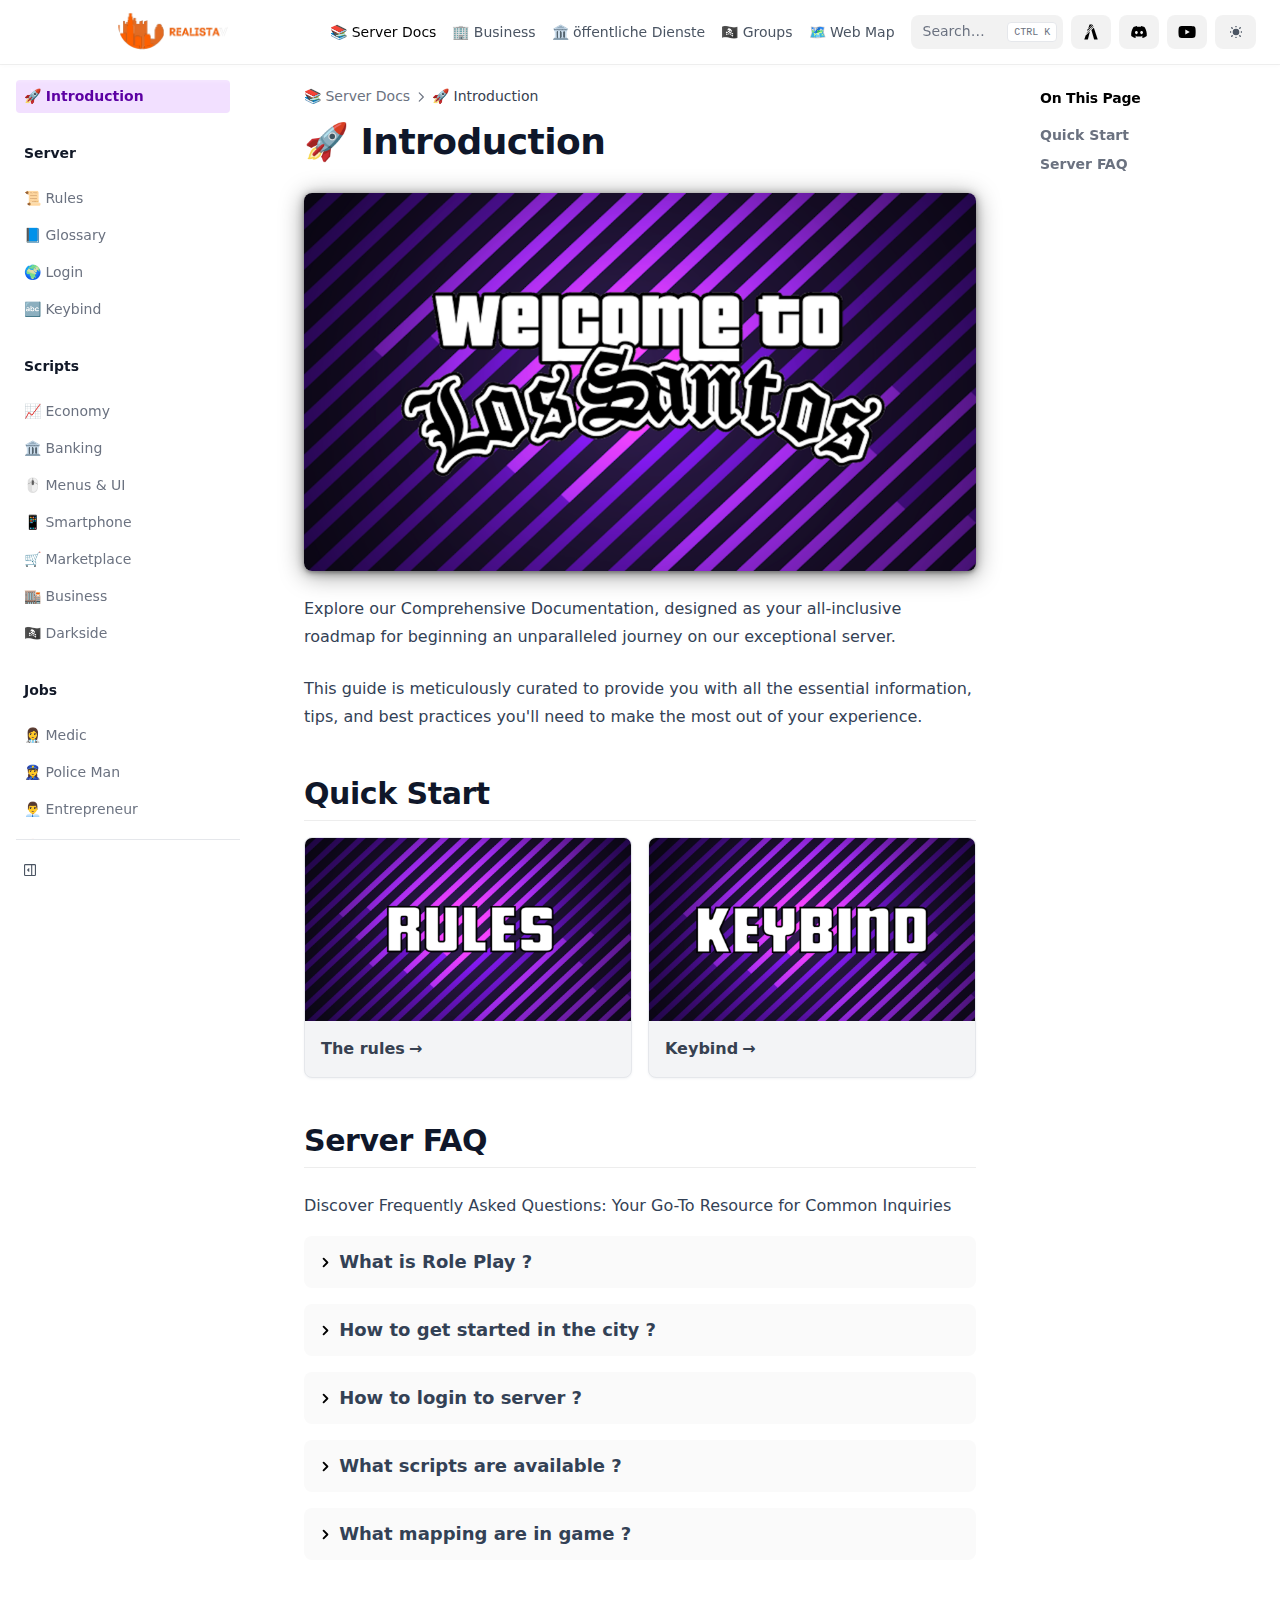
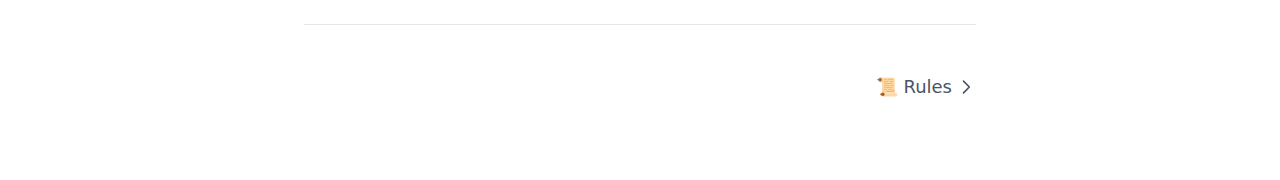
<file: docs.html>
<!DOCTYPE html><html><head><meta charSet="utf-8"/><title>🚀 Introduction – FRVGS</title><meta name="robots" content="index,follow"/><meta property="og:title" content="🚀 Introduction – FRVGS"/><style>
        :root {
          --frvgs-primary-hue: 274deg;
          --frvgs-navbar-height: 4rem;
          --frvgs-menu-height: 3.75rem;
          --frvgs-banner-height: 2.5rem;
        }
        
        .dark {
          --frvgs-primary-hue: 274deg;
        }
      </style><meta name="msapplication-TileColor" content="#fff"/><meta name="theme-color" content="#fff"/><meta name="viewport" content="width=device-width, initial-scale=1.0"/><meta http-equiv="Content-Language" content="en"/><meta name="description" content="FRVGS RP Server"/><meta name="og:description" content="FRVGS RP Server"/><meta name="twitter:card" content="summary_large_image"/><meta name="twitter:image" content="https://frvgs.com/api/og?title=🚀 Introduction"/><meta name="twitter:site:domain" content="frvgs.com"/><meta name="twitter:url" content="https://frvgs.com"/><meta name="og:title" content="🚀 Introduction – FRVGS"/><meta name="og:image" content="https://frvgs.com/api/og?title=🚀 Introduction"/><meta name="apple-mobile-web-app-title" content="FRVGS"/><link rel="icon" href="/favicon.svg" type="image/svg+xml"/><link rel="icon" href="/favicon.png" type="image/png"/><link rel="icon" href="/favicon-dark.svg" type="image/svg+xml" media="(prefers-color-scheme: dark)"/><link rel="icon" href="/favicon-dark.png" type="image/png" media="(prefers-color-scheme: dark)"/><meta name="next-head-count" content="22"/><link data-next-font="" rel="preconnect" href="/" crossorigin="anonymous"/><link rel="preload" href="/_next/static/css/0facec5ee078cb38.css" as="style"/><link rel="stylesheet" href="/_next/static/css/0facec5ee078cb38.css" data-n-g=""/><noscript data-n-css=""></noscript><script defer="" nomodule="" src="/_next/static/chunks/polyfills-78c92fac7aa8fdd8.js"></script><script src="/_next/static/chunks/webpack-38cee4c0e358b1a3.js" defer=""></script><script src="/_next/static/chunks/framework-b6523445b2c29790.js" defer=""></script><script src="/_next/static/chunks/main-865b84032a3be65c.js" defer=""></script><script src="/_next/static/chunks/pages/_app-7438a5935ab65222.js" defer=""></script><script src="/_next/static/chunks/220-34feffbd2cd1f96f.js" defer=""></script><script src="/_next/static/chunks/pages/docs-20962907011a16c0.js" defer=""></script><script src="/_next/static/DVqkjXkPOK7qGtmCyMARt/_buildManifest.js" defer=""></script><script src="/_next/static/DVqkjXkPOK7qGtmCyMARt/_ssgManifest.js" defer=""></script></head><body><div id="__next"><script>!function(){try{var d=document.documentElement,c=d.classList;c.remove('light','dark');var e=localStorage.getItem('theme');if('system'===e||(!e&&true)){var t='(prefers-color-scheme: dark)',m=window.matchMedia(t);if(m.media!==t||m.matches){d.style.colorScheme = 'dark';c.add('dark')}else{d.style.colorScheme = 'light';c.add('light')}}else if(e){c.add(e|| '')}if(e==='light'||e==='dark')d.style.colorScheme=e}catch(e){}}()</script><div dir="ltr"><script>document.documentElement.setAttribute('dir','ltr')</script><div class="nextra-nav-container nx-sticky nx-top-0 nx-z-20 nx-w-full nx-bg-transparent print:nx-hidden"><div class="nextra-nav-container-blur nx-pointer-events-none nx-absolute nx-z-[-1] nx-h-full nx-w-full nx-bg-white dark:nx-bg-dark nx-shadow-[0_2px_4px_rgba(0,0,0,.02),0_1px_0_rgba(0,0,0,.06)] dark:nx-shadow-[0_-1px_0_rgba(255,255,255,.1)_inset] contrast-more:nx-shadow-[0_0_0_1px_#000] contrast-more:dark:nx-shadow-[0_0_0_1px_#fff]"></div><nav class="nx-mx-auto nx-flex nx-h-[var(--frvgs-navbar-height)] nx-max-w-[90rem] nx-items-center nx-justify-end nx-gap-2 nx-pl-[max(env(safe-area-inset-left),1.5rem)] nx-pr-[max(env(safe-area-inset-right),1.5rem)]"><a class="nx-flex nx-items-center hover:nx-opacity-75 ltr:nx-mr-auto rtl:nx-ml-auto" href="/"><img height="100" class="ylogo" alt="logo" src="/logo.svg"/></a><a class="nx-text-sm contrast-more:nx-text-gray-700 contrast-more:dark:nx-text-gray-100 nx-relative -nx-ml-2 nx-hidden nx-whitespace-nowrap nx-p-2 md:nx-inline-block nx-text-gray-600 hover:nx-text-gray-800 dark:nx-text-gray-400 dark:hover:nx-text-gray-200" aria-current="false" href="/business"><span class="nx-absolute nx-inset-x-0 nx-text-center nxNavTxt">🏢 Business</span><span class="nx-invisible nx-font-medium">🏢 Business</span></a><a class="nx-text-sm contrast-more:nx-text-gray-700 contrast-more:dark:nx-text-gray-100 nx-relative -nx-ml-2 nx-hidden nx-whitespace-nowrap nx-p-2 md:nx-inline-block nx-text-gray-600 hover:nx-text-gray-800 dark:nx-text-gray-400 dark:hover:nx-text-gray-200" aria-current="false" href="/city"><span class="nx-absolute nx-inset-x-0 nx-text-center nxNavTxt">🏛 öffentliche Dienste</span><span class="nx-invisible nx-font-medium">🏛 öffentliche Dienste</span></a><a class="nx-text-sm contrast-more:nx-text-gray-700 contrast-more:dark:nx-text-gray-100 nx-relative -nx-ml-2 nx-hidden nx-whitespace-nowrap nx-p-2 md:nx-inline-block nx-text-gray-600 hover:nx-text-gray-800 dark:nx-text-gray-400 dark:hover:nx-text-gray-200" aria-current="false" href="/groups"><span class="nx-absolute nx-inset-x-0 nx-text-center nxNavTxt">🏴‍☠️ Groups</span><span class="nx-invisible nx-font-medium">🏴‍☠️ Groups</span></a><a class="nx-text-sm contrast-more:nx-text-gray-700 contrast-more:dark:nx-text-gray-100 nx-relative -nx-ml-2 nx-hidden nx-whitespace-nowrap nx-p-2 md:nx-inline-block nx-text-gray-600 hover:nx-text-gray-800 dark:nx-text-gray-400 dark:hover:nx-text-gray-200" aria-current="false" href="/webmap"><span class="nx-absolute nx-inset-x-0 nx-text-center nxNavTxt">🗺 Web Map</span><span class="nx-invisible nx-font-medium">🗺 Web Map</span></a><div class="nextra-search nx-relative md:nx-w-64 nx-hidden md:nx-inline-block mx-min-w-[200px]"><div class="nx-relative nx-flex nx-items-center nx-text-gray-900 contrast-more:nx-text-gray-800 dark:nx-text-gray-300 contrast-more:dark:nx-text-gray-300"><input spellcheck="false" class="nx-block nx-w-full nx-appearance-none nx-rounded-lg nx-px-3 nx-py-2 nx-transition-colors nx-text-base nx-leading-tight md:nx-text-sm nx-bg-black/[.05] dark:nx-bg-gray-50/10 focus:nx-bg-white dark:focus:nx-bg-dark placeholder:nx-text-gray-500 dark:placeholder:nx-text-gray-400 contrast-more:nx-border contrast-more:nx-border-current" type="search" placeholder="Search…" value=""/></div></div><a href="https://forum.cfx.re/" target="_blank" rel="noreferrer" class="dark:hover:nx-bg-fivem hover:nx-bg-fivem nx-text-current nx-bg-black/[.05] dark:nx-bg-gray-50/10 nx-rounded-lg nx-px-2 nx-py-custom nx-transition-colors contrast-more:nx-border contrast-more:nx-border-current"><svg width="24" height="24" fill="currentColor" xmlns="http://www.w3.org/2000/svg" viewBox="0 0 24 24"><title>FiveM</title><polygon points="6.69 15.52 10.95 11.32 8.85 19.4 5.28 19.4 6.69 15.52"></polygon><polygon points="14.04 5.58 8.11 11.32 8.85 9.35 13.73 4.66 14.04 5.58"></polygon><polygon points="7.62 12.93 11.63 8.85 11.63 9.53 7.31 13.79 7.62 12.93"></polygon><polygon points="18.72 19.4 15.15 19.4 12.37 9.9 14.84 7.74 18.72 19.4"></polygon><polygon points="14.47 6.76 12.12 9.04 12 8.48 14.22 6.26 14.47 6.76"></polygon><polygon points="13.42 4.6 9.22 8.54 10.58 4.6 13.42 4.6"></polygon></svg><span class="nx-sr-only">FiveM</span><span class="nx-sr-only nx-select-none"> (opens in a new tab)</span></a><a href="https://discord.gg/" target="_blank" rel="noreferrer" class="dark:hover:nx-bg-discord hover:nx-bg-discord nx-text-current nx-bg-black/[.05] dark:nx-bg-gray-50/10 nx-rounded-lg nx-px-2 nx-py-custom nx-transition-colors contrast-more:nx-border contrast-more:nx-border-current"><svg width="24" height="24" fill="currentColor" xmlns="http://www.w3.org/2000/svg" viewBox="0 0 24 24"><title>Discord</title><path d="M17.43,7.01c-1-.46-2.07-.8-3.19-.99-.02,0-.04,0-.05,.02-.14,.24-.29,.56-.4,.82-1.2-.18-2.4-.18-3.58,0-.11-.26-.26-.57-.4-.82-.01-.02-.03-.03-.05-.02-1.12,.19-2.19,.53-3.19,.99,0,0-.02,0-.02,.02-2.03,3.03-2.59,5.99-2.31,8.92,0,.01,0,.03,.02,.04,1.34,.98,2.64,1.58,3.91,1.98,.02,0,.04,0,.05-.02,.3-.41,.57-.85,.8-1.3,.01-.03,0-.06-.03-.07-.43-.16-.83-.36-1.22-.58-.03-.02-.03-.06,0-.08,.08-.06,.16-.13,.24-.19,.01-.01,.03-.01,.05,0,2.56,1.17,5.34,1.17,7.87,0,.02,0,.04,0,.05,0,.08,.06,.16,.13,.24,.19,.03,.02,.03,.07,0,.08-.39,.23-.8,.42-1.22,.58-.03,.01-.04,.04-.03,.07,.24,.46,.5,.89,.8,1.3,.01,.02,.03,.02,.05,.02,1.28-.4,2.58-.99,3.92-1.98,.01,0,.02-.02,.02-.04,.33-3.38-.55-6.31-2.32-8.92,0,0-.01-.01-.02-.02Zm-8.03,7.16c-.77,0-1.41-.71-1.41-1.58s.62-1.58,1.41-1.58,1.42,.71,1.41,1.58c0,.87-.62,1.58-1.41,1.58Zm5.21,0c-.77,0-1.41-.71-1.41-1.58s.62-1.58,1.41-1.58,1.42,.71,1.41,1.58c0,.87-.62,1.58-1.41,1.58Z"></path></svg><span class="nx-sr-only">Discord</span><span class="nx-sr-only nx-select-none"> (opens in a new tab)</span></a><a href="https://youtube.com/" target="_blank" rel="noreferrer" class="hidden md:block dark:hover:nx-bg-youtube hover:nx-bg-youtube nx-text-current nx-bg-black/[.05] dark:nx-bg-gray-50/10 nx-rounded-lg nx-px-2 nx-py-custom nx-transition-colors contrast-more:nx-border contrast-more:nx-border-current"><svg width="24" height="24" fill="currentColor" xmlns="http://www.w3.org/2000/svg" viewBox="0 0 24 24"><title>Youtube</title><path d="M12.1,5.95h.1c.88,0,5.37,.04,6.58,.36,.74,.2,1.32,.78,1.52,1.53,.11,.41,.19,.95,.24,1.51v.11s.03,.28,.03,.28v.11c.08,.98,.09,1.9,.09,2.11v.08c0,.21-.01,1.19-.09,2.22v.11s-.02,.11-.02,.11c-.05,.62-.13,1.23-.25,1.68-.2,.74-.78,1.33-1.52,1.53-1.25,.34-5.99,.36-6.65,.36h-.15c-.33,0-1.71,0-3.15-.06h-.18s-.09-.01-.09-.01h-.18s-.18-.02-.18-.02c-1.19-.05-2.33-.14-2.86-.28-.74-.2-1.32-.78-1.52-1.53-.12-.45-.2-1.06-.25-1.68v-.11s-.02-.11-.02-.11c-.05-.73-.08-1.46-.09-2.19v-.13c0-.23,.01-1.03,.07-1.91v-.11s.01-.06,.01-.06v-.11s.03-.28,.03-.28v-.11c.06-.56,.14-1.1,.25-1.51,.2-.74,.78-1.33,1.52-1.53,.52-.14,1.66-.23,2.86-.28h.18s.19-.01,.19-.01h.09s.18-.01,.18-.01c1.02-.03,2.05-.05,3.07-.05h.21Zm-1.78,3.45v5.18l4.47-2.59-4.47-2.59Z"></path></svg><span class="nx-sr-only">Youtube</span><span class="nx-sr-only nx-select-none"> (opens in a new tab)</span></a><div><button title="Change theme" class="nx-h-custom nx-bg-themeswitch dark:nx-bg-themeswitch nx-rounded-lg nx-px-2 nx-py-custom nx-transition-colors contrast-more:nx-border contrast-more:nx-border-current nx-text-left nx-text-xs nx-font-medium nx-text-gray-600 dark:nx-text-gray-400 mr-2 hover:nx-bg-themeswitch dark:hover:nx-bg-themeswitch hover:nx-text-gray-900 dark:hover:nx-text-gray-50" id="headlessui-listbox-button-:Rah96:" type="button" aria-haspopup="listbox" aria-expanded="false" data-headlessui-state=""><div class="nx-flex nx-items-center nx-gap-2 nx-capitalize"><svg fill="none" viewBox="3 3 18 18" width="12" height="12" stroke="currentColor"><path stroke-linecap="round" stroke-linejoin="round" stroke-width="2" fill="currentColor" d="M12 3v1m0 16v1m9-9h-1M4 12H3m15.364 6.364l-.707-.707M6.343 6.343l-.707-.707m12.728 0l-.707.707M6.343 17.657l-.707.707M16 12a4 4 0 11-8 0 4 4 0 018 0z"></path></svg></div></button></div><button type="button" aria-label="Menu" class="nextra-hamburger -nx-mr-2 nx-rounded nx-p-2 active:nx-bg-gray-400/20 md:nx-hidden"><svg fill="none" width="24" height="24" viewBox="0 0 24 24" stroke="currentColor" class=""><g><path stroke-linecap="round" stroke-linejoin="round" stroke-width="2" d="M4 6h16"></path></g><path stroke-linecap="round" stroke-linejoin="round" stroke-width="2" d="M4 12h16"></path><g><path stroke-linecap="round" stroke-linejoin="round" stroke-width="2" d="M4 18h16"></path></g></svg></button></nav></div><div class="nx-mx-auto nx-flex nx-max-w-[90rem]"><div class="motion-reduce:nx-transition-none [transition:background-color_1.5s_ease] nx-bg-transparent"></div><aside class="nextra-sidebar-container nx-flex nx-flex-col md:nx-top-16 md:nx-shrink-0 motion-reduce:nx-transform-none nx-transform-gpu nx-transition-all nx-ease-in-out print:nx-hidden md:nx-w-64 md:nx-sticky md:nx-self-start max-md:[transform:translate3d(0,-100%,0)]"><div class="nx-px-4 nx-pt-4 md:nx-hidden"><div class="nextra-search nx-relative md:nx-w-64"><div class="nx-relative nx-flex nx-items-center nx-text-gray-900 contrast-more:nx-text-gray-800 dark:nx-text-gray-300 contrast-more:dark:nx-text-gray-300"><input spellcheck="false" class="nx-block nx-w-full nx-appearance-none nx-rounded-lg nx-px-3 nx-py-2 nx-transition-colors nx-text-base nx-leading-tight md:nx-text-sm nx-bg-black/[.05] dark:nx-bg-gray-50/10 focus:nx-bg-white dark:focus:nx-bg-dark placeholder:nx-text-gray-500 dark:placeholder:nx-text-gray-400 contrast-more:nx-border contrast-more:nx-border-current" type="search" placeholder="Search…" value=""/></div></div></div><div class="nx-overflow-y-auto nx-overflow-x-hidden nx-p-4 nx-grow md:nx-h-[calc(100vh-var(--frvgs-navbar-height)-var(--frvgs-menu-height))] nextra-scrollbar"><div class="nx-transform-gpu nx-overflow-hidden nx-transition-all nx-ease-in-out motion-reduce:nx-transition-none"><div class="nx-transition-opacity nx-duration-500 nx-ease-in-out motion-reduce:nx-transition-none nx-opacity-100"><ul class="nx-flex nx-flex-col nx-gap-1 nextra-menu-desktop max-md:nx-hidden"><li class="nx-flex nx-flex-col nx-gap-1 active"><a class="nx-flex nx-rounded nx-px-2 nx-py-1.5 nx-text-sm nx-transition-colors [word-break:break-word] nx-cursor-pointer [-webkit-tap-highlight-color:transparent] [-webkit-touch-callout:none] contrast-more:nx-border nx-bg-primary-100 nx-font-semibold nx-text-primary-800 dark:nx-bg-primary-400/10 dark:nx-text-primary-600 contrast-more:nx-border-primary-500 contrast-more:dark:nx-border-primary-500" href="/docs">🚀 Introduction</a></li><li class="[word-break:break-word] nx-mt-5 nx-mb-2 nx-px-2 nx-py-1.5 nx-text-sm nx-font-semibold nx-text-gray-900 first:nx-mt-0 dark:nx-text-gray-100"><span class="cursor-default">Server</span></li><li class="nx-flex nx-flex-col nx-gap-1"><a class="nx-flex nx-rounded nx-px-2 nx-py-1.5 nx-text-sm nx-transition-colors [word-break:break-word] nx-cursor-pointer [-webkit-tap-highlight-color:transparent] [-webkit-touch-callout:none] contrast-more:nx-border nx-text-gray-500 hover:nx-bg-gray-100 hover:nx-text-gray-900 dark:nx-text-neutral-400 dark:hover:nx-bg-primary-100/5 dark:hover:nx-text-gray-50 contrast-more:nx-text-gray-900 contrast-more:dark:nx-text-gray-50 contrast-more:nx-border-transparent contrast-more:hover:nx-border-gray-900 contrast-more:dark:hover:nx-border-gray-50" href="/docs/rules">📜 Rules</a></li><li class="nx-flex nx-flex-col nx-gap-1"><a class="nx-flex nx-rounded nx-px-2 nx-py-1.5 nx-text-sm nx-transition-colors [word-break:break-word] nx-cursor-pointer [-webkit-tap-highlight-color:transparent] [-webkit-touch-callout:none] contrast-more:nx-border nx-text-gray-500 hover:nx-bg-gray-100 hover:nx-text-gray-900 dark:nx-text-neutral-400 dark:hover:nx-bg-primary-100/5 dark:hover:nx-text-gray-50 contrast-more:nx-text-gray-900 contrast-more:dark:nx-text-gray-50 contrast-more:nx-border-transparent contrast-more:hover:nx-border-gray-900 contrast-more:dark:hover:nx-border-gray-50" href="/docs/definitions">📘 Glossary</a></li><li class="nx-flex nx-flex-col nx-gap-1"><a class="nx-flex nx-rounded nx-px-2 nx-py-1.5 nx-text-sm nx-transition-colors [word-break:break-word] nx-cursor-pointer [-webkit-tap-highlight-color:transparent] [-webkit-touch-callout:none] contrast-more:nx-border nx-text-gray-500 hover:nx-bg-gray-100 hover:nx-text-gray-900 dark:nx-text-neutral-400 dark:hover:nx-bg-primary-100/5 dark:hover:nx-text-gray-50 contrast-more:nx-text-gray-900 contrast-more:dark:nx-text-gray-50 contrast-more:nx-border-transparent contrast-more:hover:nx-border-gray-900 contrast-more:dark:hover:nx-border-gray-50" href="/docs/login">🌍 Login</a></li><li class="nx-flex nx-flex-col nx-gap-1"><a class="nx-flex nx-rounded nx-px-2 nx-py-1.5 nx-text-sm nx-transition-colors [word-break:break-word] nx-cursor-pointer [-webkit-tap-highlight-color:transparent] [-webkit-touch-callout:none] contrast-more:nx-border nx-text-gray-500 hover:nx-bg-gray-100 hover:nx-text-gray-900 dark:nx-text-neutral-400 dark:hover:nx-bg-primary-100/5 dark:hover:nx-text-gray-50 contrast-more:nx-text-gray-900 contrast-more:dark:nx-text-gray-50 contrast-more:nx-border-transparent contrast-more:hover:nx-border-gray-900 contrast-more:dark:hover:nx-border-gray-50" href="/docs/keybind">🔤 Keybind</a></li><li class="[word-break:break-word] nx-mt-5 nx-mb-2 nx-px-2 nx-py-1.5 nx-text-sm nx-font-semibold nx-text-gray-900 first:nx-mt-0 dark:nx-text-gray-100"><span class="cursor-default">Scripts</span></li><li class="nx-flex nx-flex-col nx-gap-1"><a class="nx-flex nx-rounded nx-px-2 nx-py-1.5 nx-text-sm nx-transition-colors [word-break:break-word] nx-cursor-pointer [-webkit-tap-highlight-color:transparent] [-webkit-touch-callout:none] contrast-more:nx-border nx-text-gray-500 hover:nx-bg-gray-100 hover:nx-text-gray-900 dark:nx-text-neutral-400 dark:hover:nx-bg-primary-100/5 dark:hover:nx-text-gray-50 contrast-more:nx-text-gray-900 contrast-more:dark:nx-text-gray-50 contrast-more:nx-border-transparent contrast-more:hover:nx-border-gray-900 contrast-more:dark:hover:nx-border-gray-50" href="/docs#">📈 Economy</a></li><li class="nx-flex nx-flex-col nx-gap-1"><a class="nx-flex nx-rounded nx-px-2 nx-py-1.5 nx-text-sm nx-transition-colors [word-break:break-word] nx-cursor-pointer [-webkit-tap-highlight-color:transparent] [-webkit-touch-callout:none] contrast-more:nx-border nx-text-gray-500 hover:nx-bg-gray-100 hover:nx-text-gray-900 dark:nx-text-neutral-400 dark:hover:nx-bg-primary-100/5 dark:hover:nx-text-gray-50 contrast-more:nx-text-gray-900 contrast-more:dark:nx-text-gray-50 contrast-more:nx-border-transparent contrast-more:hover:nx-border-gray-900 contrast-more:dark:hover:nx-border-gray-50" href="/docs#">🏛 Banking</a></li><li class="nx-flex nx-flex-col nx-gap-1"><a class="nx-flex nx-rounded nx-px-2 nx-py-1.5 nx-text-sm nx-transition-colors [word-break:break-word] nx-cursor-pointer [-webkit-tap-highlight-color:transparent] [-webkit-touch-callout:none] contrast-more:nx-border nx-text-gray-500 hover:nx-bg-gray-100 hover:nx-text-gray-900 dark:nx-text-neutral-400 dark:hover:nx-bg-primary-100/5 dark:hover:nx-text-gray-50 contrast-more:nx-text-gray-900 contrast-more:dark:nx-text-gray-50 contrast-more:nx-border-transparent contrast-more:hover:nx-border-gray-900 contrast-more:dark:hover:nx-border-gray-50" href="/docs#">🖱 Menus &amp; UI</a></li><li class="nx-flex nx-flex-col nx-gap-1"><a class="nx-flex nx-rounded nx-px-2 nx-py-1.5 nx-text-sm nx-transition-colors [word-break:break-word] nx-cursor-pointer [-webkit-tap-highlight-color:transparent] [-webkit-touch-callout:none] contrast-more:nx-border nx-text-gray-500 hover:nx-bg-gray-100 hover:nx-text-gray-900 dark:nx-text-neutral-400 dark:hover:nx-bg-primary-100/5 dark:hover:nx-text-gray-50 contrast-more:nx-text-gray-900 contrast-more:dark:nx-text-gray-50 contrast-more:nx-border-transparent contrast-more:hover:nx-border-gray-900 contrast-more:dark:hover:nx-border-gray-50" href="/docs#">📱 Smartphone</a></li><li class="nx-flex nx-flex-col nx-gap-1"><a class="nx-flex nx-rounded nx-px-2 nx-py-1.5 nx-text-sm nx-transition-colors [word-break:break-word] nx-cursor-pointer [-webkit-tap-highlight-color:transparent] [-webkit-touch-callout:none] contrast-more:nx-border nx-text-gray-500 hover:nx-bg-gray-100 hover:nx-text-gray-900 dark:nx-text-neutral-400 dark:hover:nx-bg-primary-100/5 dark:hover:nx-text-gray-50 contrast-more:nx-text-gray-900 contrast-more:dark:nx-text-gray-50 contrast-more:nx-border-transparent contrast-more:hover:nx-border-gray-900 contrast-more:dark:hover:nx-border-gray-50" href="/docs#">🛒 Marketplace</a></li><li class="nx-flex nx-flex-col nx-gap-1"><a class="nx-flex nx-rounded nx-px-2 nx-py-1.5 nx-text-sm nx-transition-colors [word-break:break-word] nx-cursor-pointer [-webkit-tap-highlight-color:transparent] [-webkit-touch-callout:none] contrast-more:nx-border nx-text-gray-500 hover:nx-bg-gray-100 hover:nx-text-gray-900 dark:nx-text-neutral-400 dark:hover:nx-bg-primary-100/5 dark:hover:nx-text-gray-50 contrast-more:nx-text-gray-900 contrast-more:dark:nx-text-gray-50 contrast-more:nx-border-transparent contrast-more:hover:nx-border-gray-900 contrast-more:dark:hover:nx-border-gray-50" href="/docs#">🏬 Business</a></li><li class="nx-flex nx-flex-col nx-gap-1"><a class="nx-flex nx-rounded nx-px-2 nx-py-1.5 nx-text-sm nx-transition-colors [word-break:break-word] nx-cursor-pointer [-webkit-tap-highlight-color:transparent] [-webkit-touch-callout:none] contrast-more:nx-border nx-text-gray-500 hover:nx-bg-gray-100 hover:nx-text-gray-900 dark:nx-text-neutral-400 dark:hover:nx-bg-primary-100/5 dark:hover:nx-text-gray-50 contrast-more:nx-text-gray-900 contrast-more:dark:nx-text-gray-50 contrast-more:nx-border-transparent contrast-more:hover:nx-border-gray-900 contrast-more:dark:hover:nx-border-gray-50" href="/docs#">🏴‍☠️ Darkside</a></li><li class="[word-break:break-word] nx-mt-5 nx-mb-2 nx-px-2 nx-py-1.5 nx-text-sm nx-font-semibold nx-text-gray-900 first:nx-mt-0 dark:nx-text-gray-100"><span class="cursor-default">Jobs</span></li><li class="nx-flex nx-flex-col nx-gap-1"><a class="nx-flex nx-rounded nx-px-2 nx-py-1.5 nx-text-sm nx-transition-colors [word-break:break-word] nx-cursor-pointer [-webkit-tap-highlight-color:transparent] [-webkit-touch-callout:none] contrast-more:nx-border nx-text-gray-500 hover:nx-bg-gray-100 hover:nx-text-gray-900 dark:nx-text-neutral-400 dark:hover:nx-bg-primary-100/5 dark:hover:nx-text-gray-50 contrast-more:nx-text-gray-900 contrast-more:dark:nx-text-gray-50 contrast-more:nx-border-transparent contrast-more:hover:nx-border-gray-900 contrast-more:dark:hover:nx-border-gray-50" href="/docs#">👩‍⚕ Medic</a></li><li class="nx-flex nx-flex-col nx-gap-1"><a class="nx-flex nx-rounded nx-px-2 nx-py-1.5 nx-text-sm nx-transition-colors [word-break:break-word] nx-cursor-pointer [-webkit-tap-highlight-color:transparent] [-webkit-touch-callout:none] contrast-more:nx-border nx-text-gray-500 hover:nx-bg-gray-100 hover:nx-text-gray-900 dark:nx-text-neutral-400 dark:hover:nx-bg-primary-100/5 dark:hover:nx-text-gray-50 contrast-more:nx-text-gray-900 contrast-more:dark:nx-text-gray-50 contrast-more:nx-border-transparent contrast-more:hover:nx-border-gray-900 contrast-more:dark:hover:nx-border-gray-50" href="/docs#">👮‍♀ Police Man</a></li><li class="nx-flex nx-flex-col nx-gap-1"><a class="nx-flex nx-rounded nx-px-2 nx-py-1.5 nx-text-sm nx-transition-colors [word-break:break-word] nx-cursor-pointer [-webkit-tap-highlight-color:transparent] [-webkit-touch-callout:none] contrast-more:nx-border nx-text-gray-500 hover:nx-bg-gray-100 hover:nx-text-gray-900 dark:nx-text-neutral-400 dark:hover:nx-bg-primary-100/5 dark:hover:nx-text-gray-50 contrast-more:nx-text-gray-900 contrast-more:dark:nx-text-gray-50 contrast-more:nx-border-transparent contrast-more:hover:nx-border-gray-900 contrast-more:dark:hover:nx-border-gray-50" href="/docs#">👨‍💼 Entrepreneur</a></li><li class="nx-flex nx-flex-col nx-gap-1"><a class="nx-flex nx-rounded nx-px-2 nx-py-1.5 nx-text-sm nx-transition-colors [word-break:break-word] nx-cursor-pointer [-webkit-tap-highlight-color:transparent] [-webkit-touch-callout:none] contrast-more:nx-border nx-text-gray-500 hover:nx-bg-gray-100 hover:nx-text-gray-900 dark:nx-text-neutral-400 dark:hover:nx-bg-primary-100/5 dark:hover:nx-text-gray-50 contrast-more:nx-text-gray-900 contrast-more:dark:nx-text-gray-50 contrast-more:nx-border-transparent contrast-more:hover:nx-border-gray-900 contrast-more:dark:hover:nx-border-gray-50" href="/docs#">👩🏽‍🚒 Fire Fighter</a></li><li class="nx-flex nx-flex-col nx-gap-1"><a class="nx-flex nx-rounded nx-px-2 nx-py-1.5 nx-text-sm nx-transition-colors [word-break:break-word] nx-cursor-pointer [-webkit-tap-highlight-color:transparent] [-webkit-touch-callout:none] contrast-more:nx-border nx-text-gray-500 hover:nx-bg-gray-100 hover:nx-text-gray-900 dark:nx-text-neutral-400 dark:hover:nx-bg-primary-100/5 dark:hover:nx-text-gray-50 contrast-more:nx-text-gray-900 contrast-more:dark:nx-text-gray-50 contrast-more:nx-border-transparent contrast-more:hover:nx-border-gray-900 contrast-more:dark:hover:nx-border-gray-50" href="/docs#">👩🏽‍🌾 Farmer</a></li><li class="nx-flex nx-flex-col nx-gap-1"><a class="nx-flex nx-rounded nx-px-2 nx-py-1.5 nx-text-sm nx-transition-colors [word-break:break-word] nx-cursor-pointer [-webkit-tap-highlight-color:transparent] [-webkit-touch-callout:none] contrast-more:nx-border nx-text-gray-500 hover:nx-bg-gray-100 hover:nx-text-gray-900 dark:nx-text-neutral-400 dark:hover:nx-bg-primary-100/5 dark:hover:nx-text-gray-50 contrast-more:nx-text-gray-900 contrast-more:dark:nx-text-gray-50 contrast-more:nx-border-transparent contrast-more:hover:nx-border-gray-900 contrast-more:dark:hover:nx-border-gray-50" href="/docs#">👩🏽‍✈️ Layer</a></li><li class="nx-flex nx-flex-col nx-gap-1"><a class="nx-flex nx-rounded nx-px-2 nx-py-1.5 nx-text-sm nx-transition-colors [word-break:break-word] nx-cursor-pointer [-webkit-tap-highlight-color:transparent] [-webkit-touch-callout:none] contrast-more:nx-border nx-text-gray-500 hover:nx-bg-gray-100 hover:nx-text-gray-900 dark:nx-text-neutral-400 dark:hover:nx-bg-primary-100/5 dark:hover:nx-text-gray-50 contrast-more:nx-text-gray-900 contrast-more:dark:nx-text-gray-50 contrast-more:nx-border-transparent contrast-more:hover:nx-border-gray-900 contrast-more:dark:hover:nx-border-gray-50" href="/docs#">👩🏽‍🔧 Mechanics</a></li></ul></div></div></div><div class="nx-sticky nx-bottom-0 nx-bg-white dark:nx-bg-dark nx-mx-4 nx-py-4 nx-shadow-[0_-12px_16px_#fff] nx-flex nx-items-center nx-gap-2 dark:nx-border-neutral-800 dark:nx-shadow-[0_-12px_16px_#111] contrast-more:nx-border-neutral-400 contrast-more:nx-shadow-none contrast-more:dark:nx-shadow-none nx-border-t" data-toggle-animation="off"><button title="Hide sidebar" class="max-md:nx-hidden nx-h-7 nx-rounded-md nx-transition-colors nx-text-gray-600 dark:nx-text-gray-400 nx-px-2 hover:nx-bg-gray-100 hover:nx-text-gray-900 dark:hover:nx-bg-primary-100/5 dark:hover:nx-text-gray-50"><svg height="12" width="12" viewBox="0 0 16 16" fill="currentColor"><path fill-rule="evenodd" d="M4.177 7.823l2.396-2.396A.25.25 0 017 5.604v4.792a.25.25 0 01-.427.177L4.177 8.177a.25.25 0 010-.354z" class=""></path><path fill-rule="evenodd" d="M0 1.75C0 .784.784 0 1.75 0h12.5C15.216 0 16 .784 16 1.75v12.5A1.75 1.75 0 0114.25 16H1.75A1.75 1.75 0 010 14.25V1.75zm1.75-.25a.25.25 0 00-.25.25v12.5c0 .138.112.25.25.25H9.5v-13H1.75zm12.5 13H11v-13h3.25a.25.25 0 01.25.25v12.5a.25.25 0 01-.25.25z"></path></svg></button></div></aside><nav class="nextra-toc nx-order-last nx-hidden nx-w-64 nx-shrink-0 xl:nx-block print:nx-hidden nx-px-4" aria-label="table of contents"><div class="nextra-scrollbar nx-sticky nx-top-16 nx-overflow-y-auto nx-pr-4 nx-pt-6 nx-text-sm [hyphens:auto] nx-max-h-[calc(100vh-var(--frvgs-navbar-height)-env(safe-area-inset-bottom))] ltr:-nx-mr-4 rtl:-nx-ml-4"><p class="nx-mb-4 nx-font-semibold nx-tracking-tight">On This Page</p><ul><li class="nx-my-2 nx-scroll-my-6 nx-scroll-py-6"><a href="#quick-start" class="nx-font-semibold nx-inline-block nx-text-gray-500 hover:nx-text-gray-900 dark:nx-text-gray-400 dark:hover:nx-text-gray-300 contrast-more:nx-text-gray-900 contrast-more:nx-underline contrast-more:dark:nx-text-gray-50 nx-w-full nx-break-words">Quick Start</a></li><li class="nx-my-2 nx-scroll-my-6 nx-scroll-py-6"><a href="#server-faq" class="nx-font-semibold nx-inline-block nx-text-gray-500 hover:nx-text-gray-900 dark:nx-text-gray-400 dark:hover:nx-text-gray-300 contrast-more:nx-text-gray-900 contrast-more:nx-underline contrast-more:dark:nx-text-gray-50 nx-w-full nx-break-words">Server FAQ</a></li></ul></div></nav><div id="reach-skip-nav"></div><article class="nx-w-full nx-break-words nextra-content nx-flex nx-min-h-[calc(100vh-var(--frvgs-navbar-height))] nx-min-w-0 nx-justify-center nx-pb-8 nx-pr-[calc(env(safe-area-inset-right)-1.5rem)]"><main class="nx-w-full nx-min-w-0 nx-max-w-6xl nx-px-6 nx-pt-4 md:nx-px-12"><div class="nextra-breadcrumb nx-mt-1.5 nx-flex nx-items-center nx-gap-1 nx-overflow-hidden nx-text-sm nx-text-gray-500 dark:nx-text-gray-400 contrast-more:nx-text-current"><div class="nx-whitespace-nowrap nx-transition-colors nx-min-w-[24px] nx-overflow-hidden nx-text-ellipsis" title="📚 Server Docs">📚 Server Docs</div><svg fill="none" viewBox="0 0 24 24" stroke="currentColor" class="nx-w-3.5 nx-shrink-0"><path stroke-linecap="round" stroke-linejoin="round" stroke-width="2" d="M9 5l7 7-7 7"></path></svg><div class="nx-whitespace-nowrap nx-transition-colors nx-font-medium nx-text-gray-700 contrast-more:nx-font-bold contrast-more:nx-text-current dark:nx-text-gray-100 contrast-more:dark:nx-text-current" title="🚀 Introduction">🚀 Introduction</div></div><h1 class="nx-mt-2 nx-text-4xl nx-font-bold nx-tracking-tight nx-text-slate-900 dark:nx-text-slate-100">🚀 Introduction</h1>
<br/>
<figure class="docsImages"><img alt="intro" loading="lazy" width="1920" height="1080" decoding="async" data-nimg="1" style="color:transparent;background-size:cover;background-position:50% 50%;background-repeat:no-repeat;background-image:url(&quot;data:image/svg+xml;charset=utf-8,%3Csvg xmlns=&#x27;http%3A//www.w3.org/2000/svg&#x27; viewBox=&#x27;0 0 8 5&#x27;%3E%3Cfilter id=&#x27;b&#x27; color-interpolation-filters=&#x27;sRGB&#x27;%3E%3CfeGaussianBlur stdDeviation=&#x27;1&#x27;/%3E%3C/filter%3E%3Cimage preserveAspectRatio=&#x27;none&#x27; filter=&#x27;url(%23b)&#x27; x=&#x27;0&#x27; y=&#x27;0&#x27; height=&#x27;100%25&#x27; width=&#x27;100%25&#x27; href=&#x27;[data-uri]&#x27;/%3E%3C/svg%3E&quot;)" src="/_next/static/media/introduction.add55023.png"/></figure>
<p class="nx-mt-6 nx-leading-7 first:nx-mt-0">Explore our Comprehensive Documentation, designed as your all-inclusive roadmap for beginning an unparalleled journey on our exceptional server.</p>
<p class="nx-mt-6 nx-leading-7 first:nx-mt-0">This guide is meticulously curated to provide you with all the essential information, tips, and best practices you&#x27;ll need to make the most out of your experience.</p>
<h2 class="nx-font-semibold nx-tracking-tight nx-text-slate-900 dark:nx-text-slate-100 nx-mt-10 nx-border-b nx-pb-1 nx-text-3xl nx-border-neutral-200/70 contrast-more:nx-border-neutral-400 dark:nx-border-primary-100/10 contrast-more:dark:nx-border-neutral-400">Quick Start<a href="#quick-start" id="quick-start" class="subheading-anchor" aria-label="Permalink for this section"></a></h2>
<!-- -->
<div class="nextra-cards nx-mt-4 nx-gap-4 nx-grid nx-not-prose" style="--rows:2"><a class="nextra-card nx-group nx-flex nx-flex-col nx-justify-start nx-overflow-hidden nx-rounded-lg nx-border nx-border-gray-200 nx-text-current nx-no-underline dark:nx-shadow-none hover:nx-shadow-gray-100 dark:hover:nx-shadow-none nx-shadow-gray-100 active:nx-shadow-sm active:nx-shadow-gray-200 nx-transition-all nx-duration-200 hover:nx-border-gray-300 nx-bg-gray-100 nx-shadow dark:nx-border-neutral-700 dark:nx-bg-neutral-800 dark:nx-text-gray-50 hover:nx-shadow-lg dark:hover:nx-border-neutral-500 dark:hover:nx-bg-neutral-700" href="/docs/rules"><img alt="rules" loading="lazy" width="1920" height="1080" decoding="async" data-nimg="1" style="color:transparent;background-size:cover;background-position:50% 50%;background-repeat:no-repeat;background-image:url(&quot;data:image/svg+xml;charset=utf-8,%3Csvg xmlns=&#x27;http%3A//www.w3.org/2000/svg&#x27; viewBox=&#x27;0 0 8 5&#x27;%3E%3Cfilter id=&#x27;b&#x27; color-interpolation-filters=&#x27;sRGB&#x27;%3E%3CfeGaussianBlur stdDeviation=&#x27;1&#x27;/%3E%3C/filter%3E%3Cimage preserveAspectRatio=&#x27;none&#x27; filter=&#x27;url(%23b)&#x27; x=&#x27;0&#x27; y=&#x27;0&#x27; height=&#x27;100%25&#x27; width=&#x27;100%25&#x27; href=&#x27;[data-uri]&#x27;/%3E%3C/svg%3E&quot;)" src="/_next/static/media/rules.76f7d6b1.png"/><span class="nx-flex nx-font-semibold nx-items-start nx-gap-2 nx-p-4 nx-text-gray-700 hover:nx-text-gray-900 dark:nx-text-gray-300 dark:hover:nx-text-gray-100"><span class="nx-flex nx-gap-1">The rules<span class="nx-transition-transform nx-duration-75 group-hover:nx-translate-x-[2px]">→</span></span></span></a><a class="nextra-card nx-group nx-flex nx-flex-col nx-justify-start nx-overflow-hidden nx-rounded-lg nx-border nx-border-gray-200 nx-text-current nx-no-underline dark:nx-shadow-none hover:nx-shadow-gray-100 dark:hover:nx-shadow-none nx-shadow-gray-100 active:nx-shadow-sm active:nx-shadow-gray-200 nx-transition-all nx-duration-200 hover:nx-border-gray-300 nx-bg-gray-100 nx-shadow dark:nx-border-neutral-700 dark:nx-bg-neutral-800 dark:nx-text-gray-50 hover:nx-shadow-lg dark:hover:nx-border-neutral-500 dark:hover:nx-bg-neutral-700" href="/docs/keybind"><img alt="keybind" loading="lazy" width="1920" height="1080" decoding="async" data-nimg="1" style="color:transparent;background-size:cover;background-position:50% 50%;background-repeat:no-repeat;background-image:url(&quot;data:image/svg+xml;charset=utf-8,%3Csvg xmlns=&#x27;http%3A//www.w3.org/2000/svg&#x27; viewBox=&#x27;0 0 8 5&#x27;%3E%3Cfilter id=&#x27;b&#x27; color-interpolation-filters=&#x27;sRGB&#x27;%3E%3CfeGaussianBlur stdDeviation=&#x27;1&#x27;/%3E%3C/filter%3E%3Cimage preserveAspectRatio=&#x27;none&#x27; filter=&#x27;url(%23b)&#x27; x=&#x27;0&#x27; y=&#x27;0&#x27; height=&#x27;100%25&#x27; width=&#x27;100%25&#x27; href=&#x27;[data-uri]&#x27;/%3E%3C/svg%3E&quot;)" src="/_next/static/media/keybind.07ef652f.png"/><span class="nx-flex nx-font-semibold nx-items-start nx-gap-2 nx-p-4 nx-text-gray-700 hover:nx-text-gray-900 dark:nx-text-gray-300 dark:hover:nx-text-gray-100"><span class="nx-flex nx-gap-1">Keybind<span class="nx-transition-transform nx-duration-75 group-hover:nx-translate-x-[2px]">→</span></span></span></a></div>
<h2 class="nx-font-semibold nx-tracking-tight nx-text-slate-900 dark:nx-text-slate-100 nx-mt-10 nx-border-b nx-pb-1 nx-text-3xl nx-border-neutral-200/70 contrast-more:nx-border-neutral-400 dark:nx-border-primary-100/10 contrast-more:dark:nx-border-neutral-400">Server FAQ<a href="#server-faq" id="server-faq" class="subheading-anchor" aria-label="Permalink for this section"></a></h2>
<p class="nx-mt-6 nx-leading-7 first:nx-mt-0">Discover Frequently Asked Questions: Your Go-To Resource for Common Inquiries</p>
<!-- -->
<details class="last-of-type:mb-0 rounded-lg bg-neutral-50 dark:bg-neutral-800 p-2 mt-4"><summary class="nx-flex nx-items-center nx-cursor-pointer nx-list-none nx-p-1 nx-transition-colors hover:nx-bg-gray-100 dark:hover:nx-bg-neutral-800 before:nx-mr-1 before:nx-inline-block before:nx-transition-transform before:nx-content-[&#x27;&#x27;] dark:before:nx-invert before:nx-shrink-0 rtl:before:nx-rotate-180 [[data-expanded]&gt;&amp;]:before:nx-rotate-90"><strong class="text-lg">What is Role Play ?</strong></summary><div class="nx-transform-gpu nx-overflow-hidden nx-transition-all nx-ease-in-out motion-reduce:nx-transition-none" style="height:0"><div class="nx-transition-opacity nx-duration-500 nx-ease-in-out motion-reduce:nx-transition-none nx-opacity-0"><div class="nx-p-2"><p class="nx-mt-6 nx-leading-7 first:nx-mt-0">Role-playing (RP) is a form of interactive storytelling where participants assume the roles of characters and act out scenarios, often within a predefined setting. Role-playing usually involves players taking on the personas of fictional characters and making decisions that affect the game&#x27;s storyline or environment. This can range from simple decision-making in dialogue to complex interactions that involve combat, trading, and more. The objective is to create an immersive experience where players can escape into a different reality, living out scenarios that may be entirely different from their everyday lives.</p></div></div></div></details>
<details class="last-of-type:mb-0 rounded-lg bg-neutral-50 dark:bg-neutral-800 p-2 mt-4"><summary class="nx-flex nx-items-center nx-cursor-pointer nx-list-none nx-p-1 nx-transition-colors hover:nx-bg-gray-100 dark:hover:nx-bg-neutral-800 before:nx-mr-1 before:nx-inline-block before:nx-transition-transform before:nx-content-[&#x27;&#x27;] dark:before:nx-invert before:nx-shrink-0 rtl:before:nx-rotate-180 [[data-expanded]&gt;&amp;]:before:nx-rotate-90"><strong class="text-lg">How to get started in the city ?</strong></summary><div class="nx-transform-gpu nx-overflow-hidden nx-transition-all nx-ease-in-out motion-reduce:nx-transition-none" style="height:0"><div class="nx-transition-opacity nx-duration-500 nx-ease-in-out motion-reduce:nx-transition-none nx-opacity-0"><div class="nx-p-2"><p class="nx-mt-6 nx-leading-7 first:nx-mt-0">Lorem ipsum dolor sit amet, consectetur adipiscing elit, sed do eiusmod tempor incididunt ut labore et dolore magna aliqua.</p></div></div></div></details>
<details class="last-of-type:mb-0 rounded-lg bg-neutral-50 dark:bg-neutral-800 p-2 mt-4"><summary class="nx-flex nx-items-center nx-cursor-pointer nx-list-none nx-p-1 nx-transition-colors hover:nx-bg-gray-100 dark:hover:nx-bg-neutral-800 before:nx-mr-1 before:nx-inline-block before:nx-transition-transform before:nx-content-[&#x27;&#x27;] dark:before:nx-invert before:nx-shrink-0 rtl:before:nx-rotate-180 [[data-expanded]&gt;&amp;]:before:nx-rotate-90"><strong class="text-lg">How to login to server ?</strong></summary><div class="nx-transform-gpu nx-overflow-hidden nx-transition-all nx-ease-in-out motion-reduce:nx-transition-none" style="height:0"><div class="nx-transition-opacity nx-duration-500 nx-ease-in-out motion-reduce:nx-transition-none nx-opacity-0"><div class="nx-p-2"><p class="nx-mt-6 nx-leading-7 first:nx-mt-0">Lorem ipsum dolor sit amet, consectetur adipiscing elit, sed do eiusmod tempor incididunt ut labore et dolore magna aliqua.</p></div></div></div></details>
<details class="last-of-type:mb-0 rounded-lg bg-neutral-50 dark:bg-neutral-800 p-2 mt-4"><summary class="nx-flex nx-items-center nx-cursor-pointer nx-list-none nx-p-1 nx-transition-colors hover:nx-bg-gray-100 dark:hover:nx-bg-neutral-800 before:nx-mr-1 before:nx-inline-block before:nx-transition-transform before:nx-content-[&#x27;&#x27;] dark:before:nx-invert before:nx-shrink-0 rtl:before:nx-rotate-180 [[data-expanded]&gt;&amp;]:before:nx-rotate-90"><strong class="text-lg">What scripts are available ?</strong></summary><div class="nx-transform-gpu nx-overflow-hidden nx-transition-all nx-ease-in-out motion-reduce:nx-transition-none" style="height:0"><div class="nx-transition-opacity nx-duration-500 nx-ease-in-out motion-reduce:nx-transition-none nx-opacity-0"><div class="nx-p-2"><p class="nx-mt-6 nx-leading-7 first:nx-mt-0">Lorem ipsum dolor sit amet, consectetur adipiscing elit, sed do eiusmod tempor incididunt ut labore et dolore magna aliqua.</p></div></div></div></details>
<details class="last-of-type:mb-0 rounded-lg bg-neutral-50 dark:bg-neutral-800 p-2 mt-4"><summary class="nx-flex nx-items-center nx-cursor-pointer nx-list-none nx-p-1 nx-transition-colors hover:nx-bg-gray-100 dark:hover:nx-bg-neutral-800 before:nx-mr-1 before:nx-inline-block before:nx-transition-transform before:nx-content-[&#x27;&#x27;] dark:before:nx-invert before:nx-shrink-0 rtl:before:nx-rotate-180 [[data-expanded]&gt;&amp;]:before:nx-rotate-90"><strong class="text-lg">What mapping are in game ?</strong></summary><div class="nx-transform-gpu nx-overflow-hidden nx-transition-all nx-ease-in-out motion-reduce:nx-transition-none" style="height:0"><div class="nx-transition-opacity nx-duration-500 nx-ease-in-out motion-reduce:nx-transition-none nx-opacity-0"><div class="nx-p-2"><p class="nx-mt-6 nx-leading-7 first:nx-mt-0">Lorem ipsum dolor sit amet, consectetur adipiscing elit, sed do eiusmod tempor incididunt ut labore et dolore magna aliqua.</p></div></div></div></details><div class="nx-mt-16"></div><div class="nx-mb-8 nx-flex nx-items-center nx-border-t nx-pt-8 dark:nx-border-neutral-800 contrast-more:nx-border-neutral-400 dark:contrast-more:nx-border-neutral-400 print:nx-hidden"><a title="📜 Rules" class="nx-flex nx-max-w-[50%] nx-items-center nx-gap-1 nx-py-4 nx-text-base nx-font-medium nx-text-gray-600 nx-transition-colors [word-break:break-word] hover:nx-text-primary-600 dark:nx-text-gray-300 md:nx-text-lg ltr:nx-ml-auto ltr:nx-pl-4 ltr:nx-text-right rtl:nx-mr-auto rtl:nx-pr-4 rtl:nx-text-left" href="/docs/rules">📜 Rules<svg fill="none" viewBox="0 0 24 24" stroke="currentColor" class="nx-inline nx-h-5 nx-shrink-0 rtl:nx-rotate-180"><path stroke-linecap="round" stroke-linejoin="round" stroke-width="2" d="M9 5l7 7-7 7"></path></svg></a></div></main></article></div></div></div><script id="__NEXT_DATA__" type="application/json">{"props":{"pageProps":{}},"page":"/docs","query":{},"buildId":"DVqkjXkPOK7qGtmCyMARt","nextExport":true,"autoExport":true,"isFallback":false,"scriptLoader":[]}</script></body></html>
</file>
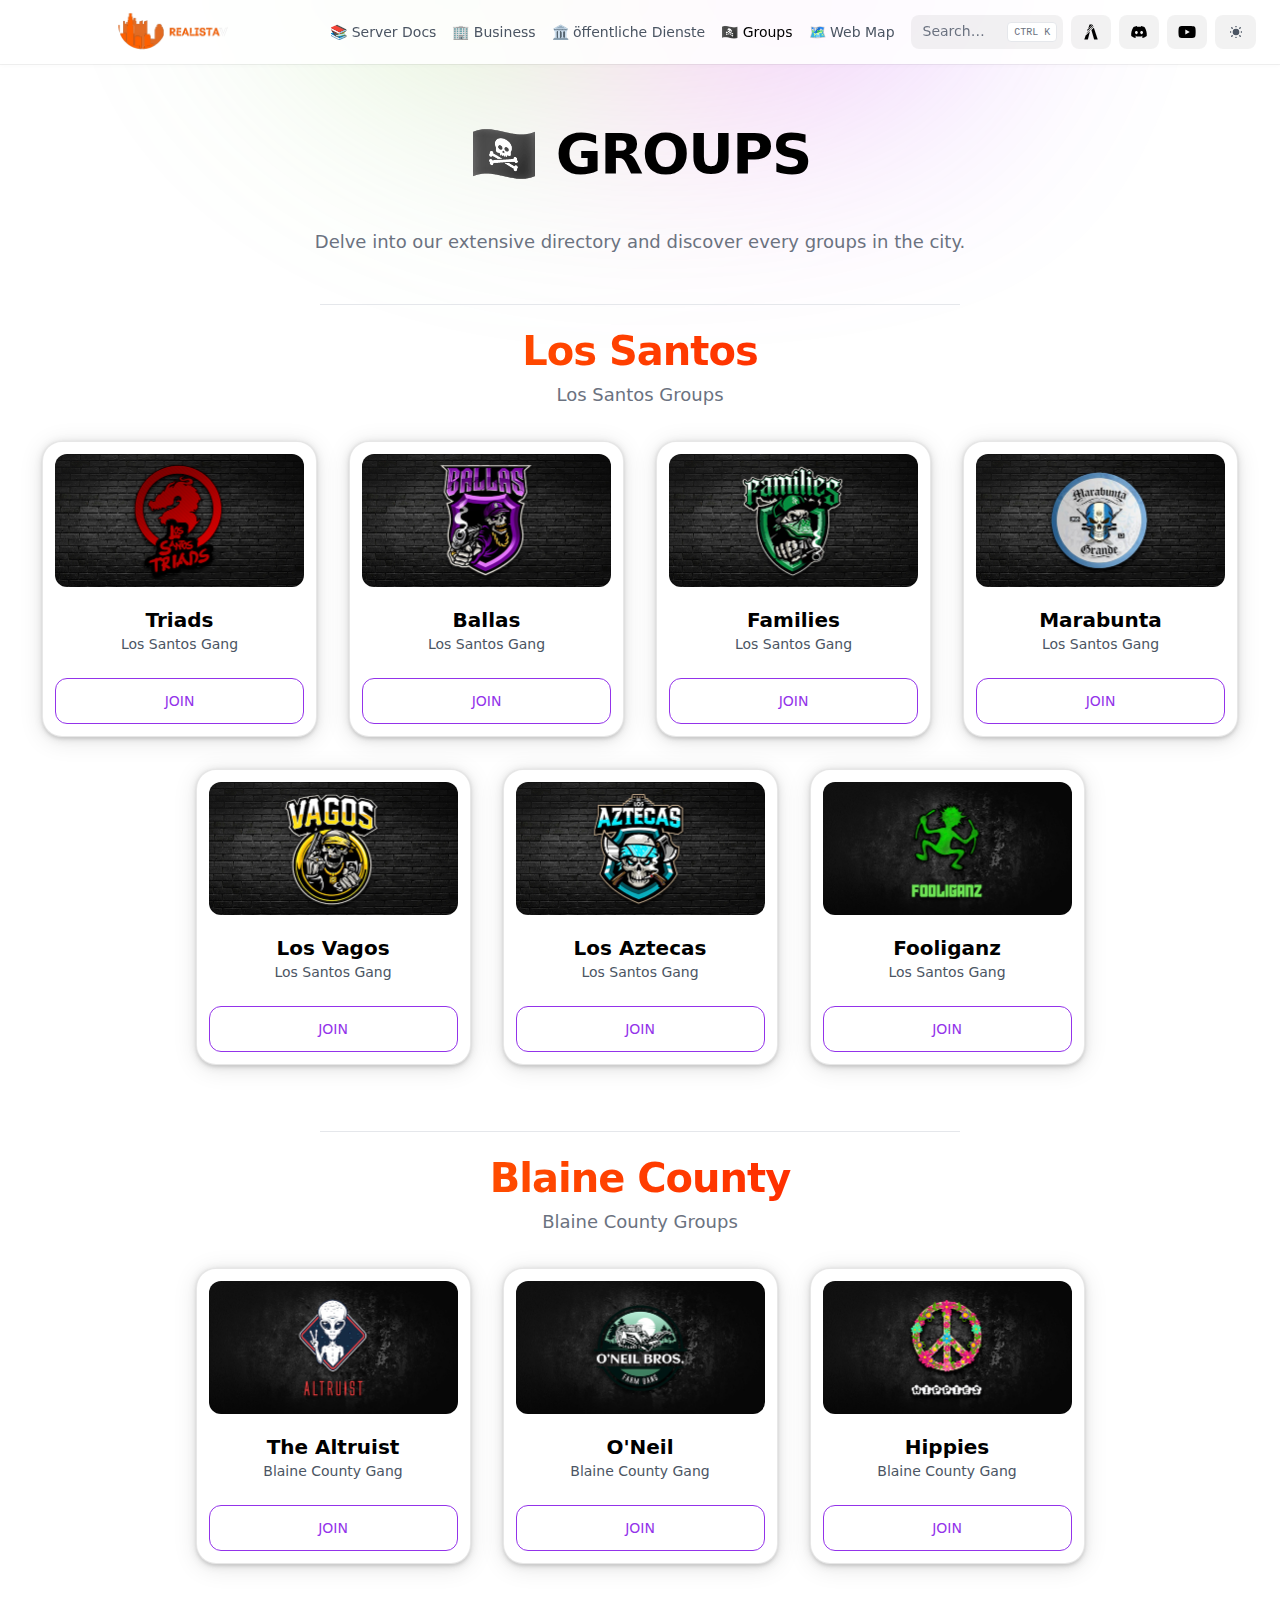
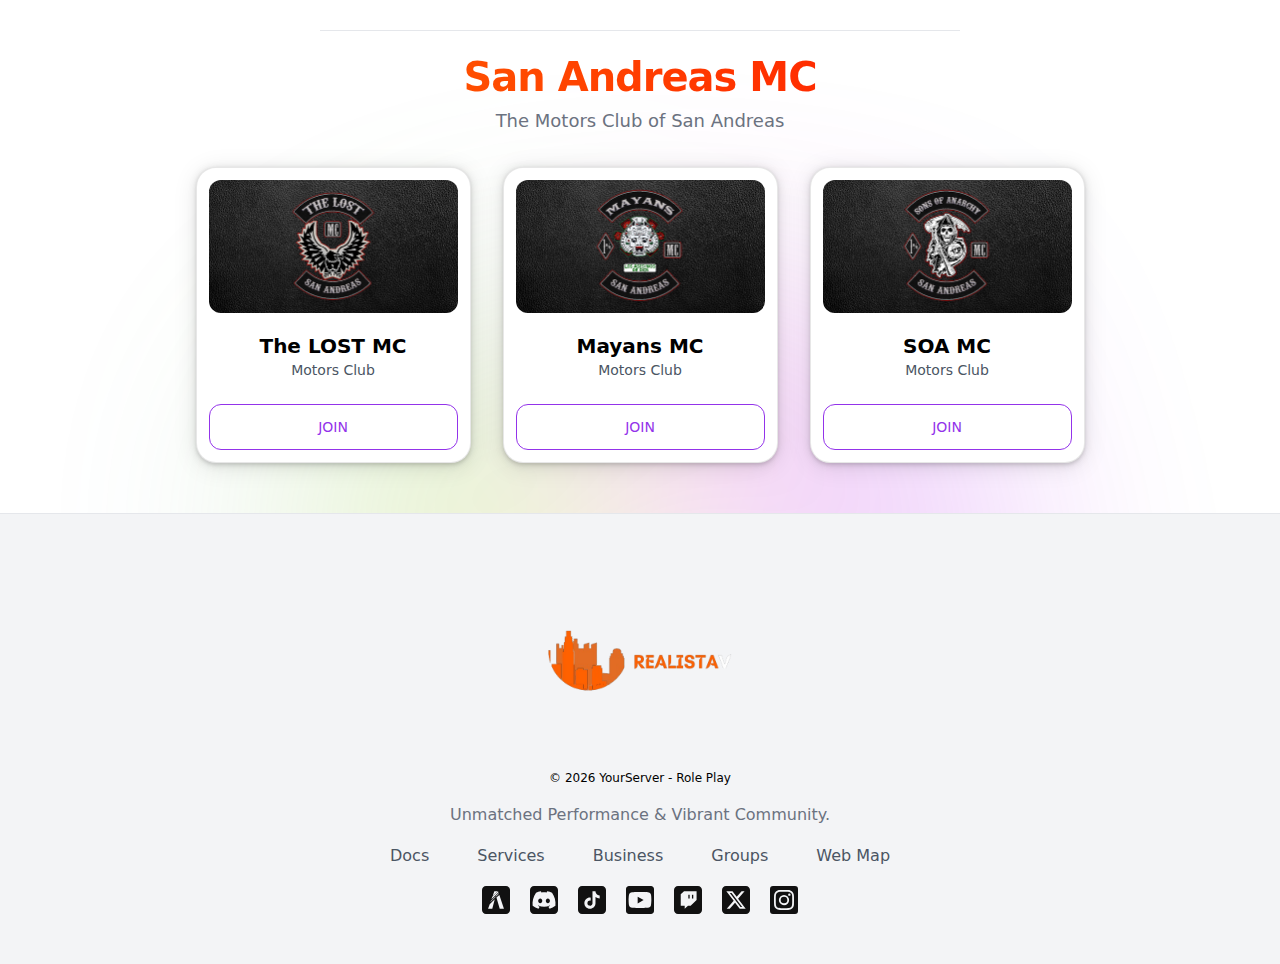
<file: groups.html>
<!DOCTYPE html><html><head><meta charSet="utf-8"/><title>Groups – FRVGS</title><meta name="robots" content="index,follow"/><meta property="og:title" content="Groups – FRVGS"/><style>
        :root {
          --frvgs-primary-hue: 274deg;
          --frvgs-navbar-height: 4rem;
          --frvgs-menu-height: 3.75rem;
          --frvgs-banner-height: 2.5rem;
        }
        
        .dark {
          --frvgs-primary-hue: 274deg;
        }
      </style><meta name="msapplication-TileColor" content="#fff"/><meta name="theme-color" content="#fff"/><meta name="viewport" content="width=device-width, initial-scale=1.0"/><meta http-equiv="Content-Language" content="en"/><meta name="description" content="FRVGS RP Server"/><meta name="og:description" content="FRVGS RP Server"/><meta name="twitter:card" content="summary_large_image"/><meta name="twitter:image" content="https://frvgs.com/api/og?title=Groups"/><meta name="twitter:site:domain" content="frvgs.com"/><meta name="twitter:url" content="https://frvgs.com"/><meta name="og:title" content="Groups – FRVGS"/><meta name="og:image" content="https://frvgs.com/api/og?title=Groups"/><meta name="apple-mobile-web-app-title" content="FRVGS"/><link rel="icon" href="/favicon.svg" type="image/svg+xml"/><link rel="icon" href="/favicon.png" type="image/png"/><link rel="icon" href="/favicon-dark.svg" type="image/svg+xml" media="(prefers-color-scheme: dark)"/><link rel="icon" href="/favicon-dark.png" type="image/png" media="(prefers-color-scheme: dark)"/><meta name="next-head-count" content="22"/><link data-next-font="" rel="preconnect" href="/" crossorigin="anonymous"/><link rel="preload" href="/_next/static/css/0facec5ee078cb38.css" as="style"/><link rel="stylesheet" href="/_next/static/css/0facec5ee078cb38.css" data-n-g=""/><link rel="preload" href="/_next/static/css/0f2afa78cdbce1e9.css" as="style"/><link rel="stylesheet" href="/_next/static/css/0f2afa78cdbce1e9.css" data-n-p=""/><noscript data-n-css=""></noscript><script defer="" nomodule="" src="/_next/static/chunks/polyfills-78c92fac7aa8fdd8.js"></script><script src="/_next/static/chunks/webpack-38cee4c0e358b1a3.js" defer=""></script><script src="/_next/static/chunks/framework-b6523445b2c29790.js" defer=""></script><script src="/_next/static/chunks/main-865b84032a3be65c.js" defer=""></script><script src="/_next/static/chunks/pages/_app-7438a5935ab65222.js" defer=""></script><script src="/_next/static/chunks/220-34feffbd2cd1f96f.js" defer=""></script><script src="/_next/static/chunks/801-f29010ac79646ae6.js" defer=""></script><script src="/_next/static/chunks/pages/groups-db97c2bc4104750f.js" defer=""></script><script src="/_next/static/DVqkjXkPOK7qGtmCyMARt/_buildManifest.js" defer=""></script><script src="/_next/static/DVqkjXkPOK7qGtmCyMARt/_ssgManifest.js" defer=""></script></head><body><div id="__next"><script>!function(){try{var d=document.documentElement,c=d.classList;c.remove('light','dark');var e=localStorage.getItem('theme');if('system'===e||(!e&&true)){var t='(prefers-color-scheme: dark)',m=window.matchMedia(t);if(m.media!==t||m.matches){d.style.colorScheme = 'dark';c.add('dark')}else{d.style.colorScheme = 'light';c.add('light')}}else if(e){c.add(e|| '')}if(e==='light'||e==='dark')d.style.colorScheme=e}catch(e){}}()</script><div dir="ltr"><script>document.documentElement.setAttribute('dir','ltr')</script><div class="nextra-nav-container nx-sticky nx-top-0 nx-z-20 nx-w-full nx-bg-transparent print:nx-hidden"><div class="nextra-nav-container-blur nx-pointer-events-none nx-absolute nx-z-[-1] nx-h-full nx-w-full nx-bg-white dark:nx-bg-dark nx-shadow-[0_2px_4px_rgba(0,0,0,.02),0_1px_0_rgba(0,0,0,.06)] dark:nx-shadow-[0_-1px_0_rgba(255,255,255,.1)_inset] contrast-more:nx-shadow-[0_0_0_1px_#000] contrast-more:dark:nx-shadow-[0_0_0_1px_#fff]"></div><nav class="nx-mx-auto nx-flex nx-h-[var(--frvgs-navbar-height)] nx-max-w-[90rem] nx-items-center nx-justify-end nx-gap-2 nx-pl-[max(env(safe-area-inset-left),1.5rem)] nx-pr-[max(env(safe-area-inset-right),1.5rem)]"><a class="nx-flex nx-items-center hover:nx-opacity-75 ltr:nx-mr-auto rtl:nx-ml-auto" href="/"><img height="100" class="ylogo" alt="logo" src="/logo.svg"/></a><a class="nx-text-sm contrast-more:nx-text-gray-700 contrast-more:dark:nx-text-gray-100 nx-relative -nx-ml-2 nx-hidden nx-whitespace-nowrap nx-p-2 md:nx-inline-block nx-text-gray-600 hover:nx-text-gray-800 dark:nx-text-gray-400 dark:hover:nx-text-gray-200" aria-current="false" href="/business"><span class="nx-absolute nx-inset-x-0 nx-text-center nxNavTxt">🏢 Business</span><span class="nx-invisible nx-font-medium">🏢 Business</span></a><a class="nx-text-sm contrast-more:nx-text-gray-700 contrast-more:dark:nx-text-gray-100 nx-relative -nx-ml-2 nx-hidden nx-whitespace-nowrap nx-p-2 md:nx-inline-block nx-text-gray-600 hover:nx-text-gray-800 dark:nx-text-gray-400 dark:hover:nx-text-gray-200" aria-current="false" href="/city"><span class="nx-absolute nx-inset-x-0 nx-text-center nxNavTxt">🏛 öffentliche Dienste</span><span class="nx-invisible nx-font-medium">🏛 öffentliche Dienste</span></a><a class="nx-text-sm contrast-more:nx-text-gray-700 contrast-more:dark:nx-text-gray-100 nx-relative -nx-ml-2 nx-hidden nx-whitespace-nowrap nx-p-2 md:nx-inline-block nx-font-medium nx-subpixel-antialiased" aria-current="true" href="/groups"><span class="nx-absolute nx-inset-x-0 nx-text-center nxNavTxt">🏴‍☠️ Groups</span><span class="nx-invisible nx-font-medium">🏴‍☠️ Groups</span></a><a class="nx-text-sm contrast-more:nx-text-gray-700 contrast-more:dark:nx-text-gray-100 nx-relative -nx-ml-2 nx-hidden nx-whitespace-nowrap nx-p-2 md:nx-inline-block nx-text-gray-600 hover:nx-text-gray-800 dark:nx-text-gray-400 dark:hover:nx-text-gray-200" aria-current="false" href="/webmap"><span class="nx-absolute nx-inset-x-0 nx-text-center nxNavTxt">🗺 Web Map</span><span class="nx-invisible nx-font-medium">🗺 Web Map</span></a><div class="nextra-search nx-relative md:nx-w-64 nx-hidden md:nx-inline-block mx-min-w-[200px]"><div class="nx-relative nx-flex nx-items-center nx-text-gray-900 contrast-more:nx-text-gray-800 dark:nx-text-gray-300 contrast-more:dark:nx-text-gray-300"><input spellcheck="false" class="nx-block nx-w-full nx-appearance-none nx-rounded-lg nx-px-3 nx-py-2 nx-transition-colors nx-text-base nx-leading-tight md:nx-text-sm nx-bg-black/[.05] dark:nx-bg-gray-50/10 focus:nx-bg-white dark:focus:nx-bg-dark placeholder:nx-text-gray-500 dark:placeholder:nx-text-gray-400 contrast-more:nx-border contrast-more:nx-border-current" type="search" placeholder="Search…" value=""/></div></div><a href="https://forum.cfx.re/" target="_blank" rel="noreferrer" class="dark:hover:nx-bg-fivem hover:nx-bg-fivem nx-text-current nx-bg-black/[.05] dark:nx-bg-gray-50/10 nx-rounded-lg nx-px-2 nx-py-custom nx-transition-colors contrast-more:nx-border contrast-more:nx-border-current"><svg width="24" height="24" fill="currentColor" xmlns="http://www.w3.org/2000/svg" viewBox="0 0 24 24"><title>FiveM</title><polygon points="6.69 15.52 10.95 11.32 8.85 19.4 5.28 19.4 6.69 15.52"></polygon><polygon points="14.04 5.58 8.11 11.32 8.85 9.35 13.73 4.66 14.04 5.58"></polygon><polygon points="7.62 12.93 11.63 8.85 11.63 9.53 7.31 13.79 7.62 12.93"></polygon><polygon points="18.72 19.4 15.15 19.4 12.37 9.9 14.84 7.74 18.72 19.4"></polygon><polygon points="14.47 6.76 12.12 9.04 12 8.48 14.22 6.26 14.47 6.76"></polygon><polygon points="13.42 4.6 9.22 8.54 10.58 4.6 13.42 4.6"></polygon></svg><span class="nx-sr-only">FiveM</span><span class="nx-sr-only nx-select-none"> (opens in a new tab)</span></a><a href="https://discord.gg/UJTn8NjTgC" target="_blank" rel="noreferrer" class="dark:hover:nx-bg-discord hover:nx-bg-discord nx-text-current nx-bg-black/[.05] dark:nx-bg-gray-50/10 nx-rounded-lg nx-px-2 nx-py-custom nx-transition-colors contrast-more:nx-border contrast-more:nx-border-current"><svg width="24" height="24" fill="currentColor" xmlns="http://www.w3.org/2000/svg" viewBox="0 0 24 24"><title>Discord</title><path d="M17.43,7.01c-1-.46-2.07-.8-3.19-.99-.02,0-.04,0-.05,.02-.14,.24-.29,.56-.4,.82-1.2-.18-2.4-.18-3.58,0-.11-.26-.26-.57-.4-.82-.01-.02-.03-.03-.05-.02-1.12,.19-2.19,.53-3.19,.99,0,0-.02,0-.02,.02-2.03,3.03-2.59,5.99-2.31,8.92,0,.01,0,.03,.02,.04,1.34,.98,2.64,1.58,3.91,1.98,.02,0,.04,0,.05-.02,.3-.41,.57-.85,.8-1.3,.01-.03,0-.06-.03-.07-.43-.16-.83-.36-1.22-.58-.03-.02-.03-.06,0-.08,.08-.06,.16-.13,.24-.19,.01-.01,.03-.01,.05,0,2.56,1.17,5.34,1.17,7.87,0,.02,0,.04,0,.05,0,.08,.06,.16,.13,.24,.19,.03,.02,.03,.07,0,.08-.39,.23-.8,.42-1.22,.58-.03,.01-.04,.04-.03,.07,.24,.46,.5,.89,.8,1.3,.01,.02,.03,.02,.05,.02,1.28-.4,2.58-.99,3.92-1.98,.01,0,.02-.02,.02-.04,.33-3.38-.55-6.31-2.32-8.92,0,0-.01-.01-.02-.02Zm-8.03,7.16c-.77,0-1.41-.71-1.41-1.58s.62-1.58,1.41-1.58,1.42,.71,1.41,1.58c0,.87-.62,1.58-1.41,1.58Zm5.21,0c-.77,0-1.41-.71-1.41-1.58s.62-1.58,1.41-1.58,1.42,.71,1.41,1.58c0,.87-.62,1.58-1.41,1.58Z"></path></svg><span class="nx-sr-only">Discord</span><span class="nx-sr-only nx-select-none"> (opens in a new tab)</span></a><a href="https://www.youtube.com/channel/UCTUVRXrZsCbfy4mneF7763A" target="_blank" rel="noreferrer" class="hidden md:block dark:hover:nx-bg-youtube hover:nx-bg-youtube nx-text-current nx-bg-black/[.05] dark:nx-bg-gray-50/10 nx-rounded-lg nx-px-2 nx-py-custom nx-transition-colors contrast-more:nx-border contrast-more:nx-border-current"><svg width="24" height="24" fill="currentColor" xmlns="http://www.w3.org/2000/svg" viewBox="0 0 24 24"><title>Youtube</title><path d="M12.1,5.95h.1c.88,0,5.37,.04,6.58,.36,.74,.2,1.32,.78,1.52,1.53,.11,.41,.19,.95,.24,1.51v.11s.03,.28,.03,.28v.11c.08,.98,.09,1.9,.09,2.11v.08c0,.21-.01,1.19-.09,2.22v.11s-.02,.11-.02,.11c-.05,.62-.13,1.23-.25,1.68-.2,.74-.78,1.33-1.52,1.53-1.25,.34-5.99,.36-6.65,.36h-.15c-.33,0-1.71,0-3.15-.06h-.18s-.09-.01-.09-.01h-.18s-.18-.02-.18-.02c-1.19-.05-2.33-.14-2.86-.28-.74-.2-1.32-.78-1.52-1.53-.12-.45-.2-1.06-.25-1.68v-.11s-.02-.11-.02-.11c-.05-.73-.08-1.46-.09-2.19v-.13c0-.23,.01-1.03,.07-1.91v-.11s.01-.06,.01-.06v-.11s.03-.28,.03-.28v-.11c.06-.56,.14-1.1,.25-1.51,.2-.74,.78-1.33,1.52-1.53,.52-.14,1.66-.23,2.86-.28h.18s.19-.01,.19-.01h.09s.18-.01,.18-.01c1.02-.03,2.05-.05,3.07-.05h.21Zm-1.78,3.45v5.18l4.47-2.59-4.47-2.59Z"></path></svg><span class="nx-sr-only">Youtube</span><span class="nx-sr-only nx-select-none"> (opens in a new tab)</span></a><div><button title="Change theme" class="nx-h-custom nx-bg-themeswitch dark:nx-bg-themeswitch nx-rounded-lg nx-px-2 nx-py-custom nx-transition-colors contrast-more:nx-border contrast-more:nx-border-current nx-text-left nx-text-xs nx-font-medium nx-text-gray-600 dark:nx-text-gray-400 mr-2 hover:nx-bg-themeswitch dark:hover:nx-bg-themeswitch hover:nx-text-gray-900 dark:hover:nx-text-gray-50" id="headlessui-listbox-button-:Rah96:" type="button" aria-haspopup="listbox" aria-expanded="false" data-headlessui-state=""><div class="nx-flex nx-items-center nx-gap-2 nx-capitalize"><svg fill="none" viewBox="3 3 18 18" width="12" height="12" stroke="currentColor"><path stroke-linecap="round" stroke-linejoin="round" stroke-width="2" fill="currentColor" d="M12 3v1m0 16v1m9-9h-1M4 12H3m15.364 6.364l-.707-.707M6.343 6.343l-.707-.707m12.728 0l-.707.707M6.343 17.657l-.707.707M16 12a4 4 0 11-8 0 4 4 0 018 0z"></path></svg></div></button></div><button type="button" aria-label="Menu" class="nextra-hamburger -nx-mr-2 nx-rounded nx-p-2 active:nx-bg-gray-400/20 md:nx-hidden"><svg fill="none" width="24" height="24" viewBox="0 0 24 24" stroke="currentColor" class=""><g><path stroke-linecap="round" stroke-linejoin="round" stroke-width="2" d="M4 6h16"></path></g><path stroke-linecap="round" stroke-linejoin="round" stroke-width="2" d="M4 12h16"></path><g><path stroke-linecap="round" stroke-linejoin="round" stroke-width="2" d="M4 18h16"></path></g></svg></button></nav></div><div class="nx-mx-auto nx-flex"><div class="motion-reduce:nx-transition-none [transition:background-color_1.5s_ease] nx-bg-transparent"></div><aside class="nextra-sidebar-container nx-flex nx-flex-col md:nx-top-16 md:nx-shrink-0 motion-reduce:nx-transform-none nx-transform-gpu nx-transition-all nx-ease-in-out print:nx-hidden md:nx-w-64 md:nx-hidden max-md:[transform:translate3d(0,-100%,0)]"><div class="nx-px-4 nx-pt-4 md:nx-hidden"><div class="nextra-search nx-relative md:nx-w-64"><div class="nx-relative nx-flex nx-items-center nx-text-gray-900 contrast-more:nx-text-gray-800 dark:nx-text-gray-300 contrast-more:dark:nx-text-gray-300"><input spellcheck="false" class="nx-block nx-w-full nx-appearance-none nx-rounded-lg nx-px-3 nx-py-2 nx-transition-colors nx-text-base nx-leading-tight md:nx-text-sm nx-bg-black/[.05] dark:nx-bg-gray-50/10 focus:nx-bg-white dark:focus:nx-bg-dark placeholder:nx-text-gray-500 dark:placeholder:nx-text-gray-400 contrast-more:nx-border contrast-more:nx-border-current" type="search" placeholder="Search…" value=""/></div></div></div><div class="nx-overflow-y-auto nx-overflow-x-hidden nx-p-4 nx-grow md:nx-h-[calc(100vh-var(--frvgs-navbar-height)-var(--frvgs-menu-height))] nextra-scrollbar"></div><div class="nx-sticky nx-bottom-0 nx-bg-white dark:nx-bg-dark nx-mx-4 nx-py-4 nx-shadow-[0_-12px_16px_#fff] nx-flex nx-items-center nx-gap-2 dark:nx-border-neutral-800 dark:nx-shadow-[0_-12px_16px_#111] contrast-more:nx-border-neutral-400 contrast-more:nx-shadow-none contrast-more:dark:nx-shadow-none nx-border-t" data-toggle-animation="off"><button title="Hide sidebar" class="max-md:nx-hidden nx-h-7 nx-rounded-md nx-transition-colors nx-text-gray-600 dark:nx-text-gray-400 nx-px-2 hover:nx-bg-gray-100 hover:nx-text-gray-900 dark:hover:nx-bg-primary-100/5 dark:hover:nx-text-gray-50"><svg height="12" width="12" viewBox="0 0 16 16" fill="currentColor"><path fill-rule="evenodd" d="M4.177 7.823l2.396-2.396A.25.25 0 017 5.604v4.792a.25.25 0 01-.427.177L4.177 8.177a.25.25 0 010-.354z" class=""></path><path fill-rule="evenodd" d="M0 1.75C0 .784.784 0 1.75 0h12.5C15.216 0 16 .784 16 1.75v12.5A1.75 1.75 0 0114.25 16H1.75A1.75 1.75 0 010 14.25V1.75zm1.75-.25a.25.25 0 00-.25.25v12.5c0 .138.112.25.25.25H9.5v-13H1.75zm12.5 13H11v-13h3.25a.25.25 0 01.25.25v12.5a.25.25 0 01-.25.25z"></path></svg></button></div></aside><div id="reach-skip-nav"></div><div class="nx-w-full nx-break-words"><h1 class="text-33ds mb-4 mt-12 text-center text-[3.5rem] font-bold tracking-tight">🏴‍☠️ GROUPS</h1>
<p class="mb-8 max-w-3xl m-auto p-4 text-center text-lg text-gray-500 dark:text-gray-400">Delve into our extensive directory and discover every groups in the city.</p>
<hr class="mb-4 mt-4 dark:nx-border-neutral-800 max-w-[50vw] mx-auto"/>
<h2 class="text-center text-[2.5rem] font-bold tracking-tight gradientText"> Los Santos</h2>
<p class="mb-8 max-w-3xl m-auto text-center text-lg text-gray-500 dark:text-gray-400">Los Santos Groups</p>
<div class="index_cardMagicContainer__Ikn4t"><div class="style_profileCard__742Ed rounded-[20px] w-[275px] p-3"><div class="relative flex h-32 w-full justify-center rounded-xl bg-cover"><img src="/IconsLore/groups/gang-triads.jpg" class="undefined absolute flex h-22 w-full justify-center rounded-xl bg-cover&quot; alt=&quot;bannerImg"/></div><div class="mt-6 flex flex-col items-center"><h4 class="text-xl font-bold text-navy-700 dark:text-white">Triads</h4><p class="text-sm font-normal text-gray-600">Los Santos Gang</p></div><div class="mt-6 flex gap-14 md:!gap-14"><a class="transition ease-in-out delay-100 w-full text-center inline-block rounded-xl border border-purple-600 py-3 text-sm font-medium text-purple-600 hover:bg-purple-600 hover:text-white focus:outline-none focus:ring active:bg-purple-500" href="https://discord.gg/">JOIN</a></div></div><div class="style_profileCard__742Ed rounded-[20px] w-[275px] p-3"><div class="relative flex h-32 w-full justify-center rounded-xl bg-cover"><img src="/IconsLore/groups/gang-ballas.jpg" class="undefined absolute flex h-22 w-full justify-center rounded-xl bg-cover&quot; alt=&quot;bannerImg"/></div><div class="mt-6 flex flex-col items-center"><h4 class="text-xl font-bold text-navy-700 dark:text-white">Ballas</h4><p class="text-sm font-normal text-gray-600">Los Santos Gang</p></div><div class="mt-6 flex gap-14 md:!gap-14"><a class="transition ease-in-out delay-100 w-full text-center inline-block rounded-xl border border-purple-600 py-3 text-sm font-medium text-purple-600 hover:bg-purple-600 hover:text-white focus:outline-none focus:ring active:bg-purple-500" href="https://discord.gg/">JOIN</a></div></div><div class="style_profileCard__742Ed rounded-[20px] w-[275px] p-3"><div class="relative flex h-32 w-full justify-center rounded-xl bg-cover"><img src="/IconsLore/groups/gang-families.jpg" class="undefined absolute flex h-22 w-full justify-center rounded-xl bg-cover&quot; alt=&quot;bannerImg"/></div><div class="mt-6 flex flex-col items-center"><h4 class="text-xl font-bold text-navy-700 dark:text-white">Families</h4><p class="text-sm font-normal text-gray-600">Los Santos Gang</p></div><div class="mt-6 flex gap-14 md:!gap-14"><a class="transition ease-in-out delay-100 w-full text-center inline-block rounded-xl border border-purple-600 py-3 text-sm font-medium text-purple-600 hover:bg-purple-600 hover:text-white focus:outline-none focus:ring active:bg-purple-500" href="https://discord.gg/">JOIN</a></div></div><div class="style_profileCard__742Ed rounded-[20px] w-[275px] p-3"><div class="relative flex h-32 w-full justify-center rounded-xl bg-cover"><img src="/IconsLore/groups/gang-marabunta.jpg" class="undefined absolute flex h-22 w-full justify-center rounded-xl bg-cover&quot; alt=&quot;bannerImg"/></div><div class="mt-6 flex flex-col items-center"><h4 class="text-xl font-bold text-navy-700 dark:text-white">Marabunta</h4><p class="text-sm font-normal text-gray-600">Los Santos Gang</p></div><div class="mt-6 flex gap-14 md:!gap-14"><a class="transition ease-in-out delay-100 w-full text-center inline-block rounded-xl border border-purple-600 py-3 text-sm font-medium text-purple-600 hover:bg-purple-600 hover:text-white focus:outline-none focus:ring active:bg-purple-500" href="https://discord.gg/">JOIN</a></div></div><div class="style_profileCard__742Ed rounded-[20px] w-[275px] p-3"><div class="relative flex h-32 w-full justify-center rounded-xl bg-cover"><img src="/IconsLore/groups/gang-vagos.jpg" class="undefined absolute flex h-22 w-full justify-center rounded-xl bg-cover&quot; alt=&quot;bannerImg"/></div><div class="mt-6 flex flex-col items-center"><h4 class="text-xl font-bold text-navy-700 dark:text-white">Los Vagos</h4><p class="text-sm font-normal text-gray-600">Los Santos Gang</p></div><div class="mt-6 flex gap-14 md:!gap-14"><a class="transition ease-in-out delay-100 w-full text-center inline-block rounded-xl border border-purple-600 py-3 text-sm font-medium text-purple-600 hover:bg-purple-600 hover:text-white focus:outline-none focus:ring active:bg-purple-500" href="https://discord.gg/">JOIN</a></div></div><div class="style_profileCard__742Ed rounded-[20px] w-[275px] p-3"><div class="relative flex h-32 w-full justify-center rounded-xl bg-cover"><img src="/IconsLore/groups/gang-aztecas.jpg" class="undefined absolute flex h-22 w-full justify-center rounded-xl bg-cover&quot; alt=&quot;bannerImg"/></div><div class="mt-6 flex flex-col items-center"><h4 class="text-xl font-bold text-navy-700 dark:text-white">Los Aztecas</h4><p class="text-sm font-normal text-gray-600">Los Santos Gang</p></div><div class="mt-6 flex gap-14 md:!gap-14"><a class="transition ease-in-out delay-100 w-full text-center inline-block rounded-xl border border-purple-600 py-3 text-sm font-medium text-purple-600 hover:bg-purple-600 hover:text-white focus:outline-none focus:ring active:bg-purple-500" href="https://discord.gg/">JOIN</a></div></div><div class="style_profileCard__742Ed rounded-[20px] w-[275px] p-3"><div class="relative flex h-32 w-full justify-center rounded-xl bg-cover"><img src="/IconsLore/groups/gang-fooliganz.jpg" class="undefined absolute flex h-22 w-full justify-center rounded-xl bg-cover&quot; alt=&quot;bannerImg"/></div><div class="mt-6 flex flex-col items-center"><h4 class="text-xl font-bold text-navy-700 dark:text-white">Fooliganz</h4><p class="text-sm font-normal text-gray-600">Los Santos Gang</p></div><div class="mt-6 flex gap-14 md:!gap-14"><a class="transition ease-in-out delay-100 w-full text-center inline-block rounded-xl border border-purple-600 py-3 text-sm font-medium text-purple-600 hover:bg-purple-600 hover:text-white focus:outline-none focus:ring active:bg-purple-500" href="https://discord.gg/">JOIN</a></div></div></div>
<hr class="mb-4 mt-4 dark:nx-border-neutral-800 max-w-[50vw] mx-auto"/>
<h2 class="text-center text-[2.5rem] font-bold tracking-tight gradientText"> Blaine County</h2>
<p class="mb-8 max-w-3xl m-auto text-center text-lg text-gray-500 dark:text-gray-400">Blaine County Groups</p>
<div class="index_cardMagicContainer__Ikn4t"><div class="style_profileCard__742Ed rounded-[20px] w-[275px] p-3"><div class="relative flex h-32 w-full justify-center rounded-xl bg-cover"><img src="/IconsLore/groups/gang-altruist.jpg" class="undefined absolute flex h-22 w-full justify-center rounded-xl bg-cover&quot; alt=&quot;bannerImg"/></div><div class="mt-6 flex flex-col items-center"><h4 class="text-xl font-bold text-navy-700 dark:text-white">The Altruist</h4><p class="text-sm font-normal text-gray-600">Blaine County Gang</p></div><div class="mt-6 flex gap-14 md:!gap-14"><a class="transition ease-in-out delay-100 w-full text-center inline-block rounded-xl border border-purple-600 py-3 text-sm font-medium text-purple-600 hover:bg-purple-600 hover:text-white focus:outline-none focus:ring active:bg-purple-500" href="https://discord.gg/">JOIN</a></div></div><div class="style_profileCard__742Ed rounded-[20px] w-[275px] p-3"><div class="relative flex h-32 w-full justify-center rounded-xl bg-cover"><img src="/IconsLore/groups/gang-oneil.jpg" class="undefined absolute flex h-22 w-full justify-center rounded-xl bg-cover&quot; alt=&quot;bannerImg"/></div><div class="mt-6 flex flex-col items-center"><h4 class="text-xl font-bold text-navy-700 dark:text-white">O&#x27;Neil</h4><p class="text-sm font-normal text-gray-600">Blaine County Gang</p></div><div class="mt-6 flex gap-14 md:!gap-14"><a class="transition ease-in-out delay-100 w-full text-center inline-block rounded-xl border border-purple-600 py-3 text-sm font-medium text-purple-600 hover:bg-purple-600 hover:text-white focus:outline-none focus:ring active:bg-purple-500" href="https://discord.gg/">JOIN</a></div></div><div class="style_profileCard__742Ed rounded-[20px] w-[275px] p-3"><div class="relative flex h-32 w-full justify-center rounded-xl bg-cover"><img src="/IconsLore/groups/gang-hippies.jpg" class="undefined absolute flex h-22 w-full justify-center rounded-xl bg-cover&quot; alt=&quot;bannerImg"/></div><div class="mt-6 flex flex-col items-center"><h4 class="text-xl font-bold text-navy-700 dark:text-white">Hippies</h4><p class="text-sm font-normal text-gray-600">Blaine County Gang</p></div><div class="mt-6 flex gap-14 md:!gap-14"><a class="transition ease-in-out delay-100 w-full text-center inline-block rounded-xl border border-purple-600 py-3 text-sm font-medium text-purple-600 hover:bg-purple-600 hover:text-white focus:outline-none focus:ring active:bg-purple-500" href="https://discord.gg/UJTn8NjTgC">JOIN</a></div></div></div>
<hr class="mb-4 mt-4 dark:nx-border-neutral-800 max-w-[50vw] mx-auto"/>
<h2 class="text-center text-[2.5rem] font-bold tracking-tight gradientText">San Andreas MC</h2>
<p class="mb-8 max-w-3xl m-auto text-center text-lg text-gray-500 dark:text-gray-400">The Motors Club of San Andreas</p>
<div class="index_cardMagicContainer__Ikn4t"><div class="style_profileCard__742Ed rounded-[20px] w-[275px] p-3"><div class="relative flex h-32 w-full justify-center rounded-xl bg-cover"><img src="/IconsLore/groups/mc-lost.jpg" class="undefined absolute flex h-22 w-full justify-center rounded-xl bg-cover&quot; alt=&quot;bannerImg"/></div><div class="mt-6 flex flex-col items-center"><h4 class="text-xl font-bold text-navy-700 dark:text-white">The LOST MC</h4><p class="text-sm font-normal text-gray-600">Motors Club</p></div><div class="mt-6 flex gap-14 md:!gap-14"><a class="transition ease-in-out delay-100 w-full text-center inline-block rounded-xl border border-purple-600 py-3 text-sm font-medium text-purple-600 hover:bg-purple-600 hover:text-white focus:outline-none focus:ring active:bg-purple-500" href="https://discord.gg/UJTn8NjTgC">JOIN</a></div></div><div class="style_profileCard__742Ed rounded-[20px] w-[275px] p-3"><div class="relative flex h-32 w-full justify-center rounded-xl bg-cover"><img src="/IconsLore/groups/mc-mayans.jpg" class="undefined absolute flex h-22 w-full justify-center rounded-xl bg-cover&quot; alt=&quot;bannerImg"/></div><div class="mt-6 flex flex-col items-center"><h4 class="text-xl font-bold text-navy-700 dark:text-white">Mayans MC</h4><p class="text-sm font-normal text-gray-600">Motors Club</p></div><div class="mt-6 flex gap-14 md:!gap-14"><a class="transition ease-in-out delay-100 w-full text-center inline-block rounded-xl border border-purple-600 py-3 text-sm font-medium text-purple-600 hover:bg-purple-600 hover:text-white focus:outline-none focus:ring active:bg-purple-500" href="https://discord.gg/UJTn8NjTgC">JOIN</a></div></div><div class="style_profileCard__742Ed rounded-[20px] w-[275px] p-3"><div class="relative flex h-32 w-full justify-center rounded-xl bg-cover"><img src="/IconsLore/groups/mc-soa.jpg" class="undefined absolute flex h-22 w-full justify-center rounded-xl bg-cover&quot; alt=&quot;bannerImg"/></div><div class="mt-6 flex flex-col items-center"><h4 class="text-xl font-bold text-navy-700 dark:text-white">SOA MC</h4><p class="text-sm font-normal text-gray-600">Motors Club</p></div><div class="mt-6 flex gap-14 md:!gap-14"><a class="transition ease-in-out delay-100 w-full text-center inline-block rounded-xl border border-purple-600 py-3 text-sm font-medium text-purple-600 hover:bg-purple-600 hover:text-white focus:outline-none focus:ring active:bg-purple-500" href="https://discord.gg/UJTn8NjTgC">JOIN</a></div></div></div>
<svg class="style_BackShapesHead__UGpKn" viewBox="0 0 800 450"><defs><filter id="bbblurry-filter" x="-100%" y="-100%" width="400%" height="400%" filterUnits="objectBoundingBox" primitiveUnits="userSpaceOnUse" color-interpolation-filters="sRGB"><feGaussianBlur stdDeviation="78" x="0%" y="0%" width="100%" height="100%" in="SourceGraphic" edgeMode="none" result="blur"></feGaussianBlur></filter></defs><g filter="url(#bbblurry-filter)"><ellipse rx="70.5" ry="64" cx="355.37" cy="150.67" fill="hsla(167, 72%, 60%, 1.00)"></ellipse><ellipse rx="70.5" ry="64" cx="242.83" cy="74.78" fill="hsla(212, 72%, 59%, 1.00)"></ellipse><ellipse rx="70.5" ry="64" cx="559.75" cy="12.75" fill="hsla(290, 87%, 47%, 1.00)"></ellipse><ellipse rx="70.5" ry="64" cx="527.67" cy="142.68" fill="hsla(272, 99%, 54%, 1.00)"></ellipse><ellipse rx="70.5" ry="64" cx="293.55" cy="22.68" fill="hsla(55, 94%, 54%, 1.00)"></ellipse><ellipse rx="70.5" ry="64" cx="277.24" cy="123.70" fill="hsla(89, 73%, 48%, 1.00)"></ellipse><ellipse rx="70.5" ry="64" cx="427.43" cy="145.35" fill="hsl(325, 100%, 63%)"></ellipse></g></svg>
<svg class="style_BackShapesFoot__5Q7bo BackShapesFoot" viewBox="0 0 800 450"><defs><filter id="bbblurry-filter" x="-100%" y="-100%" width="400%" height="400%" filterUnits="objectBoundingBox" primitiveUnits="userSpaceOnUse" color-interpolation-filters="sRGB"><feGaussianBlur stdDeviation="78" x="0%" y="0%" width="100%" height="100%" in="SourceGraphic" edgeMode="none" result="blur"></feGaussianBlur></filter></defs><g filter="url(#bbblurry-filter)"><ellipse rx="70.5" ry="64" cx="355.37" cy="150.67" fill="hsla(167, 72%, 60%, 1.00)"></ellipse><ellipse rx="70.5" ry="64" cx="242.83" cy="74.78" fill="hsla(212, 72%, 59%, 1.00)"></ellipse><ellipse rx="70.5" ry="64" cx="559.75" cy="12.75" fill="hsla(290, 87%, 47%, 1.00)"></ellipse><ellipse rx="70.5" ry="64" cx="527.67" cy="142.68" fill="hsla(272, 99%, 54%, 1.00)"></ellipse><ellipse rx="70.5" ry="64" cx="293.55" cy="22.68" fill="hsla(55, 94%, 54%, 1.00)"></ellipse><ellipse rx="70.5" ry="64" cx="277.24" cy="123.70" fill="hsla(89, 73%, 48%, 1.00)"></ellipse><ellipse rx="70.5" ry="64" cx="427.43" cy="145.35" fill="hsl(325, 100%, 63%)"></ellipse></g></svg>
<footer class="nx-bg-gray-100 dark:nx-bg-neutral-900 print:nx-bg-transparent"><hr class="dark:nx-border-neutral-800"/><div class="mx-auto max-w-5xl px-4 py-12 sm:px-6 lg:px-8"><div class="flex justify-center"><img class="ylogo" alt="logo" src="/logo.svg"/></div><div class="flex justify-center mt-2 text-xs">© <!-- -->2023<!-- --> YourServer - Role Play</div><p class="mx-auto mt-4 max-w-md text-center leading-relaxed text-gray-500 dark:text-gray-400">Unmatched Performance &amp; Vibrant Community.</p><ul class="mt-4 flex flex-wrap justify-center gap-6 md:gap-8 lg:gap-12"><li><a class="text-gray-600 transition hover:text-gray-500/75" href="/docs">Docs</a></li><li><a class="text-gray-600 transition hover:text-gray-500/75" href="/city">Services</a></li><li><a class="text-gray-600 transition hover:text-gray-500/75" href="/business">Business</a></li><li><a class="text-gray-600 transition hover:text-gray-500/75" href="/groups">Groups</a></li><li><a class="text-gray-600 transition hover:text-gray-500/75" href="/webmap">Web Map</a></li></ul></div></footer></div></div></div></div><script id="__NEXT_DATA__" type="application/json">{"props":{"pageProps":{}},"page":"/groups","query":{},"buildId":"DVqkjXkPOK7qGtmCyMARt","nextExport":true,"autoExport":true,"isFallback":false,"scriptLoader":[]}</script></body></html>
</file>
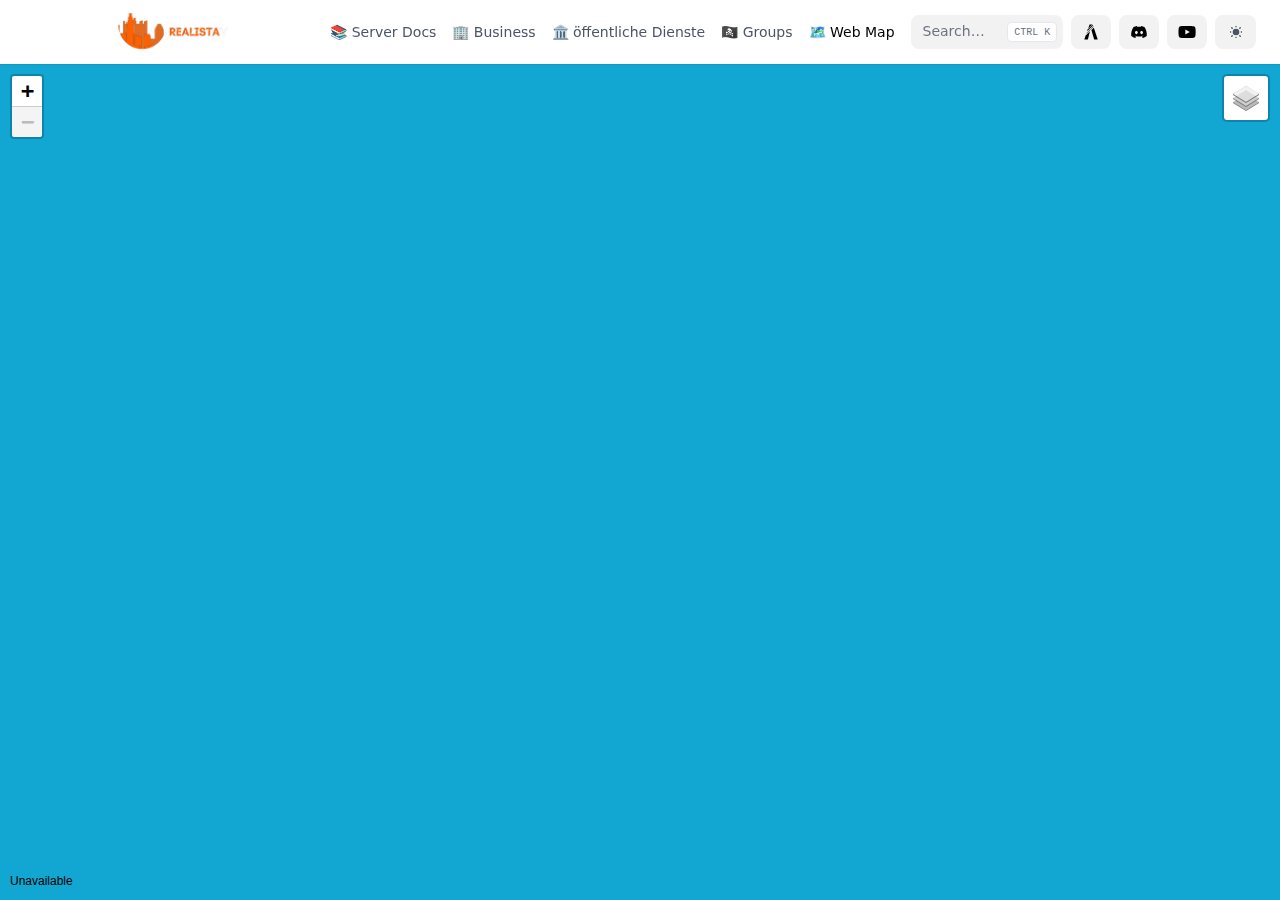
<file: webmap.html>
<!DOCTYPE html><html><head><meta charSet="utf-8"/><title>RP WebMap – FRVGS</title><meta name="robots" content="index,follow"/><meta property="og:title" content="RP WebMap – FRVGS"/><style>
        :root {
          --frvgs-primary-hue: 274deg;
          --frvgs-navbar-height: 4rem;
          --frvgs-menu-height: 3.75rem;
          --frvgs-banner-height: 2.5rem;
        }
        
        .dark {
          --frvgs-primary-hue: 274deg;
        }
      </style><meta name="msapplication-TileColor" content="#fff"/><meta name="theme-color" content="#fff"/><meta name="viewport" content="width=device-width, initial-scale=1.0"/><meta http-equiv="Content-Language" content="en"/><meta name="description" content="FRVGS RP Server"/><meta name="og:description" content="FRVGS RP Server"/><meta name="twitter:card" content="summary_large_image"/><meta name="twitter:image" content="https://frvgs.com/api/og?title=RP WebMap"/><meta name="twitter:site:domain" content="frvgs.com"/><meta name="twitter:url" content="https://frvgs.com"/><meta name="og:title" content="RP WebMap – FRVGS"/><meta name="og:image" content="https://frvgs.com/api/og?title=RP WebMap"/><meta name="apple-mobile-web-app-title" content="FRVGS"/><link rel="icon" href="/favicon.svg" type="image/svg+xml"/><link rel="icon" href="/favicon.png" type="image/png"/><link rel="icon" href="/favicon-dark.svg" type="image/svg+xml" media="(prefers-color-scheme: dark)"/><link rel="icon" href="/favicon-dark.png" type="image/png" media="(prefers-color-scheme: dark)"/><meta name="next-head-count" content="22"/><link data-next-font="" rel="preconnect" href="/" crossorigin="anonymous"/><link rel="preload" href="/_next/static/css/0facec5ee078cb38.css" as="style"/><link rel="stylesheet" href="/_next/static/css/0facec5ee078cb38.css" data-n-g=""/><noscript data-n-css=""></noscript><script defer="" nomodule="" src="/_next/static/chunks/polyfills-78c92fac7aa8fdd8.js"></script><script src="/_next/static/chunks/webpack-38cee4c0e358b1a3.js" defer=""></script><script src="/_next/static/chunks/framework-b6523445b2c29790.js" defer=""></script><script src="/_next/static/chunks/main-865b84032a3be65c.js" defer=""></script><script src="/_next/static/chunks/pages/_app-7438a5935ab65222.js" defer=""></script><script src="/_next/static/chunks/220-34feffbd2cd1f96f.js" defer=""></script><script src="/_next/static/chunks/pages/webmap-2e4b3944f33083ca.js" defer=""></script><script src="/_next/static/DVqkjXkPOK7qGtmCyMARt/_buildManifest.js" defer=""></script><script src="/_next/static/DVqkjXkPOK7qGtmCyMARt/_ssgManifest.js" defer=""></script></head><body><div id="__next"><script>!function(){try{var d=document.documentElement,c=d.classList;c.remove('light','dark');var e=localStorage.getItem('theme');if('system'===e||(!e&&true)){var t='(prefers-color-scheme: dark)',m=window.matchMedia(t);if(m.media!==t||m.matches){d.style.colorScheme = 'dark';c.add('dark')}else{d.style.colorScheme = 'light';c.add('light')}}else if(e){c.add(e|| '')}if(e==='light'||e==='dark')d.style.colorScheme=e}catch(e){}}()</script><div dir="ltr"><script>document.documentElement.setAttribute('dir','ltr')</script><div class="nextra-nav-container nx-sticky nx-top-0 nx-z-20 nx-w-full nx-bg-transparent print:nx-hidden"><div class="nextra-nav-container-blur nx-pointer-events-none nx-absolute nx-z-[-1] nx-h-full nx-w-full nx-bg-white dark:nx-bg-dark nx-shadow-[0_2px_4px_rgba(0,0,0,.02),0_1px_0_rgba(0,0,0,.06)] dark:nx-shadow-[0_-1px_0_rgba(255,255,255,.1)_inset] contrast-more:nx-shadow-[0_0_0_1px_#000] contrast-more:dark:nx-shadow-[0_0_0_1px_#fff]"></div><nav class="nx-mx-auto nx-flex nx-h-[var(--frvgs-navbar-height)] nx-max-w-[90rem] nx-items-center nx-justify-end nx-gap-2 nx-pl-[max(env(safe-area-inset-left),1.5rem)] nx-pr-[max(env(safe-area-inset-right),1.5rem)]"><a class="nx-flex nx-items-center hover:nx-opacity-75 ltr:nx-mr-auto rtl:nx-ml-auto" href="/"><img height="100" class="ylogo" alt="logo" src="/logo.svg"/></a><a class="nx-text-sm contrast-more:nx-text-gray-700 contrast-more:dark:nx-text-gray-100 nx-relative -nx-ml-2 nx-hidden nx-whitespace-nowrap nx-p-2 md:nx-inline-block nx-text-gray-600 hover:nx-text-gray-800 dark:nx-text-gray-400 dark:hover:nx-text-gray-200" aria-current="false" href="/docs"><span class="nx-absolute nx-inset-x-0 nx-text-center nxNavTxt">📚 Server Docs</span><span class="nx-invisible nx-font-medium">📚 Server Docs</span></a><a class="nx-text-sm contrast-more:nx-text-gray-700 contrast-more:dark:nx-text-gray-100 nx-relative -nx-ml-2 nx-hidden nx-whitespace-nowrap nx-p-2 md:nx-inline-block nx-text-gray-600 hover:nx-text-gray-800 dark:nx-text-gray-400 dark:hover:nx-text-gray-200" aria-current="false" href="/business"><span class="nx-absolute nx-inset-x-0 nx-text-center nxNavTxt">🏢 Business</span><span class="nx-invisible nx-font-medium">🏢 Business</span></a><a class="nx-text-sm contrast-more:nx-text-gray-700 contrast-more:dark:nx-text-gray-100 nx-relative -nx-ml-2 nx-hidden nx-whitespace-nowrap nx-p-2 md:nx-inline-block nx-text-gray-600 hover:nx-text-gray-800 dark:nx-text-gray-400 dark:hover:nx-text-gray-200" aria-current="false" href="/city"><span class="nx-absolute nx-inset-x-0 nx-text-center nxNavTxt">🏛 öffentliche Dienste</span><span class="nx-invisible nx-font-medium">🏛 öffentliche Dienste</span></a><a class="nx-text-sm contrast-more:nx-text-gray-700 contrast-more:dark:nx-text-gray-100 nx-relative -nx-ml-2 nx-hidden nx-whitespace-nowrap nx-p-2 md:nx-inline-block nx-text-gray-600 hover:nx-text-gray-800 dark:nx-text-gray-400 dark:hover:nx-text-gray-200" aria-current="false" href="/groups"><span class="nx-absolute nx-inset-x-0 nx-text-center nxNavTxt">🏴‍☠️ Groups</span><span class="nx-invisible nx-font-medium">🏴‍☠️ Groups</span></a><a class="nx-text-sm contrast-more:nx-text-gray-700 contrast-more:dark:nx-text-gray-100 nx-relative -nx-ml-2 nx-hidden nx-whitespace-nowrap nx-p-2 md:nx-inline-block nx-font-medium nx-subpixel-antialiased" aria-current="true" href="/webmap"><span class="nx-absolute nx-inset-x-0 nx-text-center nxNavTxt">🗺 Web Map</span><span class="nx-invisible nx-font-medium">🗺 Web Map</span></a><div class="nextra-search nx-relative md:nx-w-64 nx-hidden md:nx-inline-block mx-min-w-[200px]"><div class="nx-relative nx-flex nx-items-center nx-text-gray-900 contrast-more:nx-text-gray-800 dark:nx-text-gray-300 contrast-more:dark:nx-text-gray-300"><input spellcheck="false" class="nx-block nx-w-full nx-appearance-none nx-rounded-lg nx-px-3 nx-py-2 nx-transition-colors nx-text-base nx-leading-tight md:nx-text-sm nx-bg-black/[.05] dark:nx-bg-gray-50/10 focus:nx-bg-white dark:focus:nx-bg-dark placeholder:nx-text-gray-500 dark:placeholder:nx-text-gray-400 contrast-more:nx-border contrast-more:nx-border-current" type="search" placeholder="Search…" value=""/></div></div><a href="https://forum.cfx.re/" target="_blank" rel="noreferrer" class="dark:hover:nx-bg-fivem hover:nx-bg-fivem nx-text-current nx-bg-black/[.05] dark:nx-bg-gray-50/10 nx-rounded-lg nx-px-2 nx-py-custom nx-transition-colors contrast-more:nx-border contrast-more:nx-border-current"><svg width="24" height="24" fill="currentColor" xmlns="http://www.w3.org/2000/svg" viewBox="0 0 24 24"><title>FiveM</title><polygon points="6.69 15.52 10.95 11.32 8.85 19.4 5.28 19.4 6.69 15.52"></polygon><polygon points="14.04 5.58 8.11 11.32 8.85 9.35 13.73 4.66 14.04 5.58"></polygon><polygon points="7.62 12.93 11.63 8.85 11.63 9.53 7.31 13.79 7.62 12.93"></polygon><polygon points="18.72 19.4 15.15 19.4 12.37 9.9 14.84 7.74 18.72 19.4"></polygon><polygon points="14.47 6.76 12.12 9.04 12 8.48 14.22 6.26 14.47 6.76"></polygon><polygon points="13.42 4.6 9.22 8.54 10.58 4.6 13.42 4.6"></polygon></svg><span class="nx-sr-only">FiveM</span><span class="nx-sr-only nx-select-none"> (opens in a new tab)</span></a><a href="https://discord.gg/" target="_blank" rel="noreferrer" class="dark:hover:nx-bg-discord hover:nx-bg-discord nx-text-current nx-bg-black/[.05] dark:nx-bg-gray-50/10 nx-rounded-lg nx-px-2 nx-py-custom nx-transition-colors contrast-more:nx-border contrast-more:nx-border-current"><svg width="24" height="24" fill="currentColor" xmlns="http://www.w3.org/2000/svg" viewBox="0 0 24 24"><title>Discord</title><path d="M17.43,7.01c-1-.46-2.07-.8-3.19-.99-.02,0-.04,0-.05,.02-.14,.24-.29,.56-.4,.82-1.2-.18-2.4-.18-3.58,0-.11-.26-.26-.57-.4-.82-.01-.02-.03-.03-.05-.02-1.12,.19-2.19,.53-3.19,.99,0,0-.02,0-.02,.02-2.03,3.03-2.59,5.99-2.31,8.92,0,.01,0,.03,.02,.04,1.34,.98,2.64,1.58,3.91,1.98,.02,0,.04,0,.05-.02,.3-.41,.57-.85,.8-1.3,.01-.03,0-.06-.03-.07-.43-.16-.83-.36-1.22-.58-.03-.02-.03-.06,0-.08,.08-.06,.16-.13,.24-.19,.01-.01,.03-.01,.05,0,2.56,1.17,5.34,1.17,7.87,0,.02,0,.04,0,.05,0,.08,.06,.16,.13,.24,.19,.03,.02,.03,.07,0,.08-.39,.23-.8,.42-1.22,.58-.03,.01-.04,.04-.03,.07,.24,.46,.5,.89,.8,1.3,.01,.02,.03,.02,.05,.02,1.28-.4,2.58-.99,3.92-1.98,.01,0,.02-.02,.02-.04,.33-3.38-.55-6.31-2.32-8.92,0,0-.01-.01-.02-.02Zm-8.03,7.16c-.77,0-1.41-.71-1.41-1.58s.62-1.58,1.41-1.58,1.42,.71,1.41,1.58c0,.87-.62,1.58-1.41,1.58Zm5.21,0c-.77,0-1.41-.71-1.41-1.58s.62-1.58,1.41-1.58,1.42,.71,1.41,1.58c0,.87-.62,1.58-1.41,1.58Z"></path></svg><span class="nx-sr-only">Discord</span><span class="nx-sr-only nx-select-none"> (opens in a new tab)</span></a><a href="https://youtube.com/" target="_blank" rel="noreferrer" class="hidden md:block dark:hover:nx-bg-youtube hover:nx-bg-youtube nx-text-current nx-bg-black/[.05] dark:nx-bg-gray-50/10 nx-rounded-lg nx-px-2 nx-py-custom nx-transition-colors contrast-more:nx-border contrast-more:nx-border-current"><svg width="24" height="24" fill="currentColor" xmlns="http://www.w3.org/2000/svg" viewBox="0 0 24 24"><title>Youtube</title><path d="M12.1,5.95h.1c.88,0,5.37,.04,6.58,.36,.74,.2,1.32,.78,1.52,1.53,.11,.41,.19,.95,.24,1.51v.11s.03,.28,.03,.28v.11c.08,.98,.09,1.9,.09,2.11v.08c0,.21-.01,1.19-.09,2.22v.11s-.02,.11-.02,.11c-.05,.62-.13,1.23-.25,1.68-.2,.74-.78,1.33-1.52,1.53-1.25,.34-5.99,.36-6.65,.36h-.15c-.33,0-1.71,0-3.15-.06h-.18s-.09-.01-.09-.01h-.18s-.18-.02-.18-.02c-1.19-.05-2.33-.14-2.86-.28-.74-.2-1.32-.78-1.52-1.53-.12-.45-.2-1.06-.25-1.68v-.11s-.02-.11-.02-.11c-.05-.73-.08-1.46-.09-2.19v-.13c0-.23,.01-1.03,.07-1.91v-.11s.01-.06,.01-.06v-.11s.03-.28,.03-.28v-.11c.06-.56,.14-1.1,.25-1.51,.2-.74,.78-1.33,1.52-1.53,.52-.14,1.66-.23,2.86-.28h.18s.19-.01,.19-.01h.09s.18-.01,.18-.01c1.02-.03,2.05-.05,3.07-.05h.21Zm-1.78,3.45v5.18l4.47-2.59-4.47-2.59Z"></path></svg><span class="nx-sr-only">Youtube</span><span class="nx-sr-only nx-select-none"> (opens in a new tab)</span></a><div><button title="Change theme" class="nx-h-custom nx-bg-themeswitch dark:nx-bg-themeswitch nx-rounded-lg nx-px-2 nx-py-custom nx-transition-colors contrast-more:nx-border contrast-more:nx-border-current nx-text-left nx-text-xs nx-font-medium nx-text-gray-600 dark:nx-text-gray-400 mr-2 hover:nx-bg-themeswitch dark:hover:nx-bg-themeswitch hover:nx-text-gray-900 dark:hover:nx-text-gray-50" id="headlessui-listbox-button-:Rah96:" type="button" aria-haspopup="listbox" aria-expanded="false" data-headlessui-state=""><div class="nx-flex nx-items-center nx-gap-2 nx-capitalize"><svg fill="none" viewBox="3 3 18 18" width="12" height="12" stroke="currentColor"><path stroke-linecap="round" stroke-linejoin="round" stroke-width="2" fill="currentColor" d="M12 3v1m0 16v1m9-9h-1M4 12H3m15.364 6.364l-.707-.707M6.343 6.343l-.707-.707m12.728 0l-.707.707M6.343 17.657l-.707.707M16 12a4 4 0 11-8 0 4 4 0 018 0z"></path></svg></div></button></div><button type="button" aria-label="Menu" class="nextra-hamburger -nx-mr-2 nx-rounded nx-p-2 active:nx-bg-gray-400/20 md:nx-hidden"><svg fill="none" width="24" height="24" viewBox="0 0 24 24" stroke="currentColor" class=""><g><path stroke-linecap="round" stroke-linejoin="round" stroke-width="2" d="M4 6h16"></path></g><path stroke-linecap="round" stroke-linejoin="round" stroke-width="2" d="M4 12h16"></path><g><path stroke-linecap="round" stroke-linejoin="round" stroke-width="2" d="M4 18h16"></path></g></svg></button></nav></div><div class="nx-mx-auto nx-flex nx-max-w-[90rem]"><div class="max-xl:nx-hidden nx-h-0 nx-w-64 nx-shrink-0"></div><div class="motion-reduce:nx-transition-none [transition:background-color_1.5s_ease] nx-bg-transparent"></div><aside class="nextra-sidebar-container nx-flex nx-flex-col md:nx-top-16 md:nx-shrink-0 motion-reduce:nx-transform-none nx-transform-gpu nx-transition-all nx-ease-in-out print:nx-hidden md:nx-w-64 md:nx-hidden max-md:[transform:translate3d(0,-100%,0)]"><div class="nx-px-4 nx-pt-4 md:nx-hidden"><div class="nextra-search nx-relative md:nx-w-64"><div class="nx-relative nx-flex nx-items-center nx-text-gray-900 contrast-more:nx-text-gray-800 dark:nx-text-gray-300 contrast-more:dark:nx-text-gray-300"><input spellcheck="false" class="nx-block nx-w-full nx-appearance-none nx-rounded-lg nx-px-3 nx-py-2 nx-transition-colors nx-text-base nx-leading-tight md:nx-text-sm nx-bg-black/[.05] dark:nx-bg-gray-50/10 focus:nx-bg-white dark:focus:nx-bg-dark placeholder:nx-text-gray-500 dark:placeholder:nx-text-gray-400 contrast-more:nx-border contrast-more:nx-border-current" type="search" placeholder="Search…" value=""/></div></div></div><div class="nx-overflow-y-auto nx-overflow-x-hidden nx-p-4 nx-grow md:nx-h-[calc(100vh-var(--frvgs-navbar-height)-var(--frvgs-menu-height))] nextra-scrollbar"></div><div class="nx-sticky nx-bottom-0 nx-bg-white dark:nx-bg-dark nx-mx-4 nx-py-4 nx-shadow-[0_-12px_16px_#fff] nx-flex nx-items-center nx-gap-2 dark:nx-border-neutral-800 dark:nx-shadow-[0_-12px_16px_#111] contrast-more:nx-border-neutral-400 contrast-more:nx-shadow-none contrast-more:dark:nx-shadow-none nx-border-t" data-toggle-animation="off"><button title="Hide sidebar" class="max-md:nx-hidden nx-h-7 nx-rounded-md nx-transition-colors nx-text-gray-600 dark:nx-text-gray-400 nx-px-2 hover:nx-bg-gray-100 hover:nx-text-gray-900 dark:hover:nx-bg-primary-100/5 dark:hover:nx-text-gray-50"><svg height="12" width="12" viewBox="0 0 16 16" fill="currentColor"><path fill-rule="evenodd" d="M4.177 7.823l2.396-2.396A.25.25 0 017 5.604v4.792a.25.25 0 01-.427.177L4.177 8.177a.25.25 0 010-.354z" class=""></path><path fill-rule="evenodd" d="M0 1.75C0 .784.784 0 1.75 0h12.5C15.216 0 16 .784 16 1.75v12.5A1.75 1.75 0 0114.25 16H1.75A1.75 1.75 0 010 14.25V1.75zm1.75-.25a.25.25 0 00-.25.25v12.5c0 .138.112.25.25.25H9.5v-13H1.75zm12.5 13H11v-13h3.25a.25.25 0 01.25.25v12.5a.25.25 0 01-.25.25z"></path></svg></button></div></aside><nav class="nextra-toc nx-order-last nx-hidden nx-w-64 nx-shrink-0 xl:nx-block print:nx-hidden" aria-label="table of contents"></nav><div id="reach-skip-nav"></div><article class="nx-w-full nx-break-words nextra-content nx-flex nx-min-h-[calc(100vh-var(--frvgs-navbar-height))] nx-min-w-0 nx-justify-center nx-pb-8 nx-pr-[calc(env(safe-area-inset-right)-1.5rem)]"><main class="nx-w-full nx-min-w-0 nx-max-w-6xl nx-px-6 nx-pt-4 md:nx-px-12"><iframe style="position:absolute;top:4rem;left:0;width:100%;height:calc(100% - 4rem);border:0"></iframe><div class="nx-mt-16"></div></main></article></div></div></div><script id="__NEXT_DATA__" type="application/json">{"props":{"pageProps":{}},"page":"/webmap","query":{},"buildId":"DVqkjXkPOK7qGtmCyMARt","nextExport":true,"autoExport":true,"isFallback":false,"scriptLoader":[]}</script></body></html>
</file>
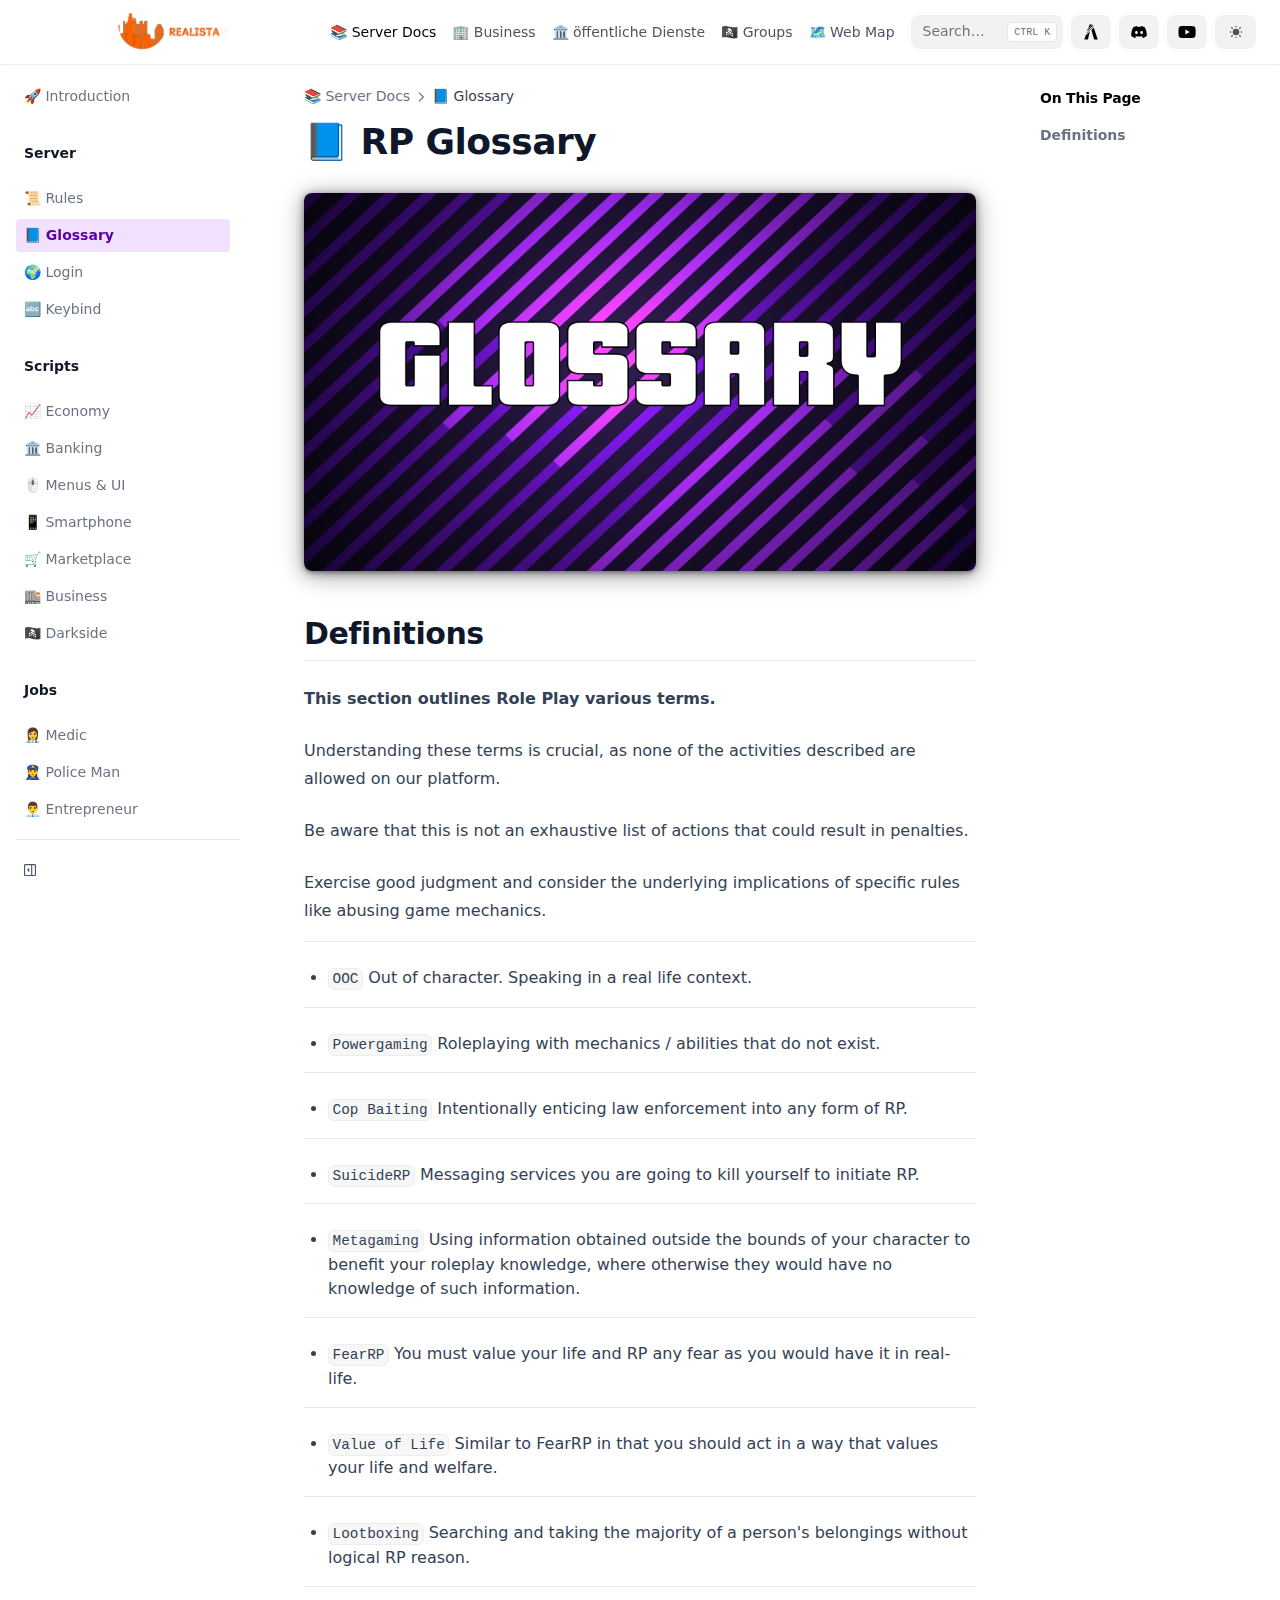
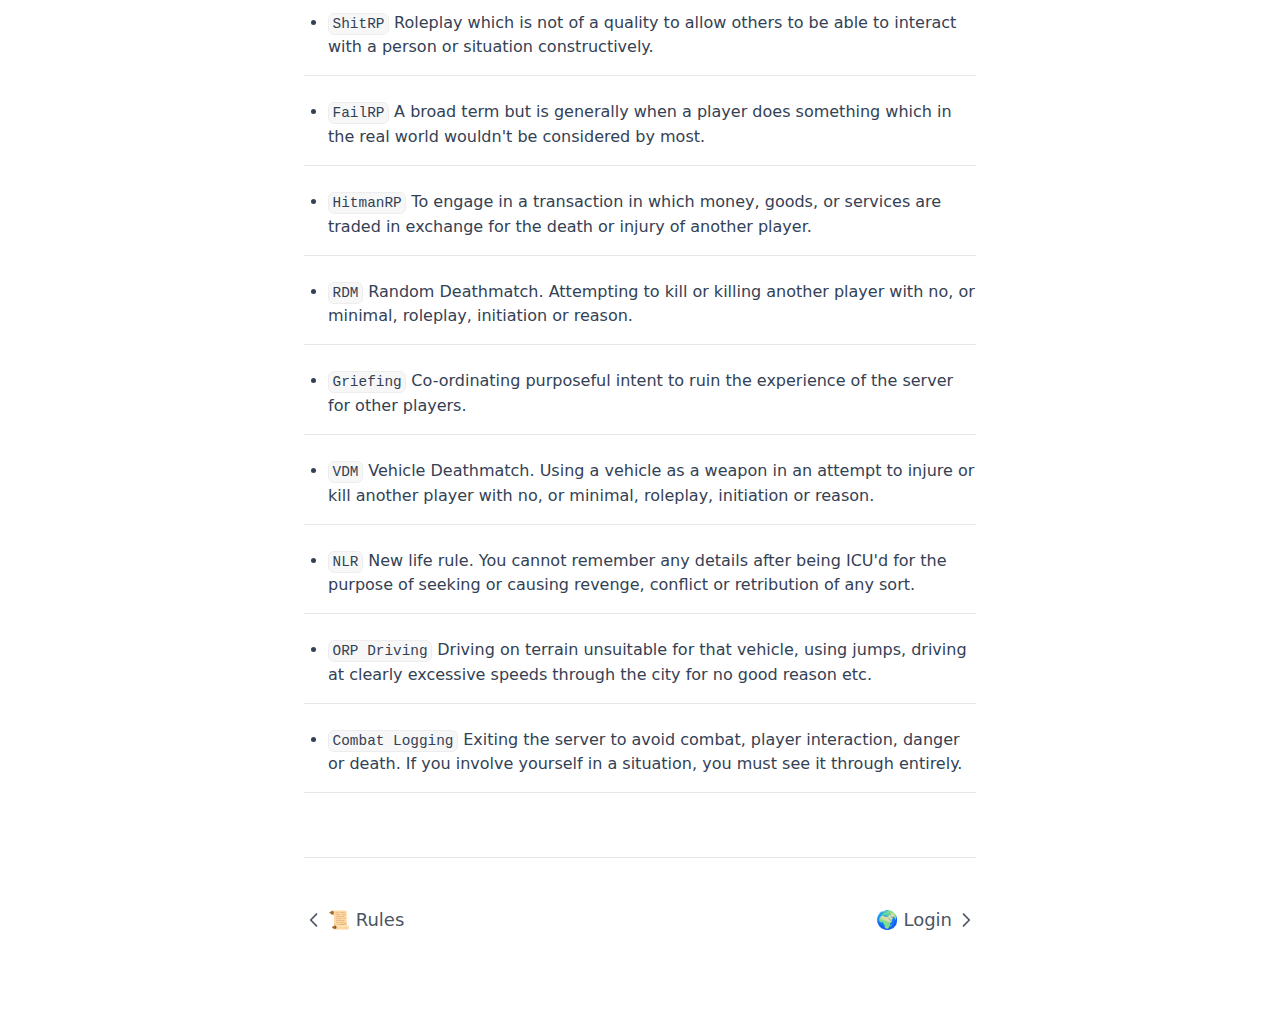
<file: docs/definitions.html>
<!DOCTYPE html><html><head><meta charSet="utf-8"/><title>📘 RP Glossary – FRVGS</title><meta name="robots" content="index,follow"/><meta property="og:title" content="📘 RP Glossary – FRVGS"/><style>
  :root {
    --frvgs-primary-hue: 274deg;
    --frvgs-navbar-height: 4rem;
    --frvgs-menu-height: 3.75rem;
    --frvgs-banner-height: 2.5rem;
  }
  
  .dark {
    --frvgs-primary-hue: 274deg;
  }
</style><meta name="msapplication-TileColor" content="#fff"/><meta name="theme-color" content="#fff"/><meta name="viewport" content="width=device-width, initial-scale=1.0"/><meta http-equiv="Content-Language" content="en"/><meta name="description" content="FRVGS RP Server"/><meta name="og:description" content="FRVGS RP Server"/><meta name="twitter:card" content="summary_large_image"/><meta name="twitter:image" content="https://frvgs.com/api/og?title=📘 RP Glossary"/><meta name="twitter:site:domain" content="frvgs.com"/><meta name="twitter:url" content="https://frvgs.com"/><meta name="og:title" content="📘 RP Glossary – FRVGS"/><meta name="og:image" content="https://frvgs.com/api/og?title=📘 RP Glossary"/><meta name="apple-mobile-web-app-title" content="FRVGS"/><link rel="icon" href="/favicon.svg" type="image/svg+xml"/><link rel="icon" href="/favicon.png" type="image/png"/><link rel="icon" href="/favicon-dark.svg" type="image/svg+xml" media="(prefers-color-scheme: dark)"/><link rel="icon" href="/favicon-dark.png" type="image/png" media="(prefers-color-scheme: dark)"/><meta name="next-head-count" content="22"/><link data-next-font="" rel="preconnect" href="/" crossorigin="anonymous"/><link rel="preload" href="/_next/static/css/0facec5ee078cb38.css" as="style"/><link rel="stylesheet" href="/_next/static/css/0facec5ee078cb38.css" data-n-g=""/><noscript data-n-css=""></noscript><script defer="" nomodule="" src="/_next/static/chunks/polyfills-78c92fac7aa8fdd8.js"></script><script src="/_next/static/chunks/webpack-38cee4c0e358b1a3.js" defer=""></script><script src="/_next/static/chunks/framework-b6523445b2c29790.js" defer=""></script><script src="/_next/static/chunks/main-865b84032a3be65c.js" defer=""></script><script src="/_next/static/chunks/pages/_app-7438a5935ab65222.js" defer=""></script><script src="/_next/static/chunks/220-34feffbd2cd1f96f.js" defer=""></script><script src="/_next/static/chunks/pages/docs/definitions-9d8d89e8250aa5c7.js" defer=""></script><script src="/_next/static/DVqkjXkPOK7qGtmCyMARt/_buildManifest.js" defer=""></script><script src="/_next/static/DVqkjXkPOK7qGtmCyMARt/_ssgManifest.js" defer=""></script></head><body><div id="__next"><script>!function(){try{var d=document.documentElement,c=d.classList;c.remove('light','dark');var e=localStorage.getItem('theme');if('system'===e||(!e&&true)){var t='(prefers-color-scheme: dark)',m=window.matchMedia(t);if(m.media!==t||m.matches){d.style.colorScheme = 'dark';c.add('dark')}else{d.style.colorScheme = 'light';c.add('light')}}else if(e){c.add(e|| '')}if(e==='light'||e==='dark')d.style.colorScheme=e}catch(e){}}()</script><div dir="ltr"><script>document.documentElement.setAttribute('dir','ltr')</script><div class="nextra-nav-container nx-sticky nx-top-0 nx-z-20 nx-w-full nx-bg-transparent print:nx-hidden"><div class="nextra-nav-container-blur nx-pointer-events-none nx-absolute nx-z-[-1] nx-h-full nx-w-full nx-bg-white dark:nx-bg-dark nx-shadow-[0_2px_4px_rgba(0,0,0,.02),0_1px_0_rgba(0,0,0,.06)] dark:nx-shadow-[0_-1px_0_rgba(255,255,255,.1)_inset] contrast-more:nx-shadow-[0_0_0_1px_#000] contrast-more:dark:nx-shadow-[0_0_0_1px_#fff]"></div><nav class="nx-mx-auto nx-flex nx-h-[var(--frvgs-navbar-height)] nx-max-w-[90rem] nx-items-center nx-justify-end nx-gap-2 nx-pl-[max(env(safe-area-inset-left),1.5rem)] nx-pr-[max(env(safe-area-inset-right),1.5rem)]"><a class="nx-flex nx-items-center hover:nx-opacity-75 ltr:nx-mr-auto rtl:nx-ml-auto" href="/"><img height="100" class="ylogo" alt="logo" src="/logo.svg"/></a><a class="nx-text-sm contrast-more:nx-text-gray-700 contrast-more:dark:nx-text-gray-100 nx-relative -nx-ml-2 nx-hidden nx-whitespace-nowrap nx-p-2 md:nx-inline-block nx-font-medium nx-subpixel-antialiased" aria-current="true" href="/docs"><span class="nx-absolute nx-inset-x-0 nx-text-center nxNavTxt">📚 Server Docs</span><span class="nx-invisible nx-font-medium">📚 Server Docs</span></a><a class="nx-text-sm contrast-more:nx-text-gray-700 contrast-more:dark:nx-text-gray-100 nx-relative -nx-ml-2 nx-hidden nx-whitespace-nowrap nx-p-2 md:nx-inline-block nx-text-gray-600 hover:nx-text-gray-800 dark:nx-text-gray-400 dark:hover:nx-text-gray-200" aria-current="false" href="/business"><span class="nx-absolute nx-inset-x-0 nx-text-center nxNavTxt">🏢 Business</span><span class="nx-invisible nx-font-medium">🏢 Business</span></a><a class="nx-text-sm contrast-more:nx-text-gray-700 contrast-more:dark:nx-text-gray-100 nx-relative -nx-ml-2 nx-hidden nx-whitespace-nowrap nx-p-2 md:nx-inline-block nx-text-gray-600 hover:nx-text-gray-800 dark:nx-text-gray-400 dark:hover:nx-text-gray-200" aria-current="false" href="/city"><span class="nx-absolute nx-inset-x-0 nx-text-center nxNavTxt">🏛 öffentliche Dienste</span><span class="nx-invisible nx-font-medium">🏛 öffentliche Dienste</span></a><a class="nx-text-sm contrast-more:nx-text-gray-700 contrast-more:dark:nx-text-gray-100 nx-relative -nx-ml-2 nx-hidden nx-whitespace-nowrap nx-p-2 md:nx-inline-block nx-text-gray-600 hover:nx-text-gray-800 dark:nx-text-gray-400 dark:hover:nx-text-gray-200" aria-current="false" href="/groups"><span class="nx-absolute nx-inset-x-0 nx-text-center nxNavTxt">🏴‍☠️ Groups</span><span class="nx-invisible nx-font-medium">🏴‍☠️ Groups</span></a><a class="nx-text-sm contrast-more:nx-text-gray-700 contrast-more:dark:nx-text-gray-100 nx-relative -nx-ml-2 nx-hidden nx-whitespace-nowrap nx-p-2 md:nx-inline-block nx-text-gray-600 hover:nx-text-gray-800 dark:nx-text-gray-400 dark:hover:nx-text-gray-200" aria-current="false" href="/webmap"><span class="nx-absolute nx-inset-x-0 nx-text-center nxNavTxt">🗺 Web Map</span><span class="nx-invisible nx-font-medium">🗺 Web Map</span></a><div class="nextra-search nx-relative md:nx-w-64 nx-hidden md:nx-inline-block mx-min-w-[200px]"><div class="nx-relative nx-flex nx-items-center nx-text-gray-900 contrast-more:nx-text-gray-800 dark:nx-text-gray-300 contrast-more:dark:nx-text-gray-300"><input spellcheck="false" class="nx-block nx-w-full nx-appearance-none nx-rounded-lg nx-px-3 nx-py-2 nx-transition-colors nx-text-base nx-leading-tight md:nx-text-sm nx-bg-black/[.05] dark:nx-bg-gray-50/10 focus:nx-bg-white dark:focus:nx-bg-dark placeholder:nx-text-gray-500 dark:placeholder:nx-text-gray-400 contrast-more:nx-border contrast-more:nx-border-current" type="search" placeholder="Search…" value=""/></div></div><a href="https://forum.cfx.re/" target="_blank" rel="noreferrer" class="dark:hover:nx-bg-fivem hover:nx-bg-fivem nx-text-current nx-bg-black/[.05] dark:nx-bg-gray-50/10 nx-rounded-lg nx-px-2 nx-py-custom nx-transition-colors contrast-more:nx-border contrast-more:nx-border-current"><svg width="24" height="24" fill="currentColor" xmlns="http://www.w3.org/2000/svg" viewBox="0 0 24 24"><title>FiveM</title><polygon points="6.69 15.52 10.95 11.32 8.85 19.4 5.28 19.4 6.69 15.52"></polygon><polygon points="14.04 5.58 8.11 11.32 8.85 9.35 13.73 4.66 14.04 5.58"></polygon><polygon points="7.62 12.93 11.63 8.85 11.63 9.53 7.31 13.79 7.62 12.93"></polygon><polygon points="18.72 19.4 15.15 19.4 12.37 9.9 14.84 7.74 18.72 19.4"></polygon><polygon points="14.47 6.76 12.12 9.04 12 8.48 14.22 6.26 14.47 6.76"></polygon><polygon points="13.42 4.6 9.22 8.54 10.58 4.6 13.42 4.6"></polygon></svg><span class="nx-sr-only">FiveM</span><span class="nx-sr-only nx-select-none"> (opens in a new tab)</span></a><a href="https://discord.gg/" target="_blank" rel="noreferrer" class="dark:hover:nx-bg-discord hover:nx-bg-discord nx-text-current nx-bg-black/[.05] dark:nx-bg-gray-50/10 nx-rounded-lg nx-px-2 nx-py-custom nx-transition-colors contrast-more:nx-border contrast-more:nx-border-current"><svg width="24" height="24" fill="currentColor" xmlns="http://www.w3.org/2000/svg" viewBox="0 0 24 24"><title>Discord</title><path d="M17.43,7.01c-1-.46-2.07-.8-3.19-.99-.02,0-.04,0-.05,.02-.14,.24-.29,.56-.4,.82-1.2-.18-2.4-.18-3.58,0-.11-.26-.26-.57-.4-.82-.01-.02-.03-.03-.05-.02-1.12,.19-2.19,.53-3.19,.99,0,0-.02,0-.02,.02-2.03,3.03-2.59,5.99-2.31,8.92,0,.01,0,.03,.02,.04,1.34,.98,2.64,1.58,3.91,1.98,.02,0,.04,0,.05-.02,.3-.41,.57-.85,.8-1.3,.01-.03,0-.06-.03-.07-.43-.16-.83-.36-1.22-.58-.03-.02-.03-.06,0-.08,.08-.06,.16-.13,.24-.19,.01-.01,.03-.01,.05,0,2.56,1.17,5.34,1.17,7.87,0,.02,0,.04,0,.05,0,.08,.06,.16,.13,.24,.19,.03,.02,.03,.07,0,.08-.39,.23-.8,.42-1.22,.58-.03,.01-.04,.04-.03,.07,.24,.46,.5,.89,.8,1.3,.01,.02,.03,.02,.05,.02,1.28-.4,2.58-.99,3.92-1.98,.01,0,.02-.02,.02-.04,.33-3.38-.55-6.31-2.32-8.92,0,0-.01-.01-.02-.02Zm-8.03,7.16c-.77,0-1.41-.71-1.41-1.58s.62-1.58,1.41-1.58,1.42,.71,1.41,1.58c0,.87-.62,1.58-1.41,1.58Zm5.21,0c-.77,0-1.41-.71-1.41-1.58s.62-1.58,1.41-1.58,1.42,.71,1.41,1.58c0,.87-.62,1.58-1.41,1.58Z"></path></svg><span class="nx-sr-only">Discord</span><span class="nx-sr-only nx-select-none"> (opens in a new tab)</span></a><a href="https://youtube.com/" target="_blank" rel="noreferrer" class="hidden md:block dark:hover:nx-bg-youtube hover:nx-bg-youtube nx-text-current nx-bg-black/[.05] dark:nx-bg-gray-50/10 nx-rounded-lg nx-px-2 nx-py-custom nx-transition-colors contrast-more:nx-border contrast-more:nx-border-current"><svg width="24" height="24" fill="currentColor" xmlns="http://www.w3.org/2000/svg" viewBox="0 0 24 24"><title>Youtube</title><path d="M12.1,5.95h.1c.88,0,5.37,.04,6.58,.36,.74,.2,1.32,.78,1.52,1.53,.11,.41,.19,.95,.24,1.51v.11s.03,.28,.03,.28v.11c.08,.98,.09,1.9,.09,2.11v.08c0,.21-.01,1.19-.09,2.22v.11s-.02,.11-.02,.11c-.05,.62-.13,1.23-.25,1.68-.2,.74-.78,1.33-1.52,1.53-1.25,.34-5.99,.36-6.65,.36h-.15c-.33,0-1.71,0-3.15-.06h-.18s-.09-.01-.09-.01h-.18s-.18-.02-.18-.02c-1.19-.05-2.33-.14-2.86-.28-.74-.2-1.32-.78-1.52-1.53-.12-.45-.2-1.06-.25-1.68v-.11s-.02-.11-.02-.11c-.05-.73-.08-1.46-.09-2.19v-.13c0-.23,.01-1.03,.07-1.91v-.11s.01-.06,.01-.06v-.11s.03-.28,.03-.28v-.11c.06-.56,.14-1.1,.25-1.51,.2-.74,.78-1.33,1.52-1.53,.52-.14,1.66-.23,2.86-.28h.18s.19-.01,.19-.01h.09s.18-.01,.18-.01c1.02-.03,2.05-.05,3.07-.05h.21Zm-1.78,3.45v5.18l4.47-2.59-4.47-2.59Z"></path></svg><span class="nx-sr-only">Youtube</span><span class="nx-sr-only nx-select-none"> (opens in a new tab)</span></a><div><button title="Change theme" class="nx-h-custom nx-bg-themeswitch dark:nx-bg-themeswitch nx-rounded-lg nx-px-2 nx-py-custom nx-transition-colors contrast-more:nx-border contrast-more:nx-border-current nx-text-left nx-text-xs nx-font-medium nx-text-gray-600 dark:nx-text-gray-400 mr-2 hover:nx-bg-themeswitch dark:hover:nx-bg-themeswitch hover:nx-text-gray-900 dark:hover:nx-text-gray-50" id="headlessui-listbox-button-:Rah96:" type="button" aria-haspopup="listbox" aria-expanded="false" data-headlessui-state=""><div class="nx-flex nx-items-center nx-gap-2 nx-capitalize"><svg fill="none" viewBox="3 3 18 18" width="12" height="12" stroke="currentColor"><path stroke-linecap="round" stroke-linejoin="round" stroke-width="2" fill="currentColor" d="M12 3v1m0 16v1m9-9h-1M4 12H3m15.364 6.364l-.707-.707M6.343 6.343l-.707-.707m12.728 0l-.707.707M6.343 17.657l-.707.707M16 12a4 4 0 11-8 0 4 4 0 018 0z"></path></svg></div></button></div><button type="button" aria-label="Menu" class="nextra-hamburger -nx-mr-2 nx-rounded nx-p-2 active:nx-bg-gray-400/20 md:nx-hidden"><svg fill="none" width="24" height="24" viewBox="0 0 24 24" stroke="currentColor" class=""><g><path stroke-linecap="round" stroke-linejoin="round" stroke-width="2" d="M4 6h16"></path></g><path stroke-linecap="round" stroke-linejoin="round" stroke-width="2" d="M4 12h16"></path><g><path stroke-linecap="round" stroke-linejoin="round" stroke-width="2" d="M4 18h16"></path></g></svg></button></nav></div><div class="nx-mx-auto nx-flex nx-max-w-[90rem]"><div class="motion-reduce:nx-transition-none [transition:background-color_1.5s_ease] nx-bg-transparent"></div><aside class="nextra-sidebar-container nx-flex nx-flex-col md:nx-top-16 md:nx-shrink-0 motion-reduce:nx-transform-none nx-transform-gpu nx-transition-all nx-ease-in-out print:nx-hidden md:nx-w-64 md:nx-sticky md:nx-self-start max-md:[transform:translate3d(0,-100%,0)]"><div class="nx-px-4 nx-pt-4 md:nx-hidden"><div class="nextra-search nx-relative md:nx-w-64"><div class="nx-relative nx-flex nx-items-center nx-text-gray-900 contrast-more:nx-text-gray-800 dark:nx-text-gray-300 contrast-more:dark:nx-text-gray-300"><input spellcheck="false" class="nx-block nx-w-full nx-appearance-none nx-rounded-lg nx-px-3 nx-py-2 nx-transition-colors nx-text-base nx-leading-tight md:nx-text-sm nx-bg-black/[.05] dark:nx-bg-gray-50/10 focus:nx-bg-white dark:focus:nx-bg-dark placeholder:nx-text-gray-500 dark:placeholder:nx-text-gray-400 contrast-more:nx-border contrast-more:nx-border-current" type="search" placeholder="Search…" value=""/></div></div></div><div class="nx-overflow-y-auto nx-overflow-x-hidden nx-p-4 nx-grow md:nx-h-[calc(100vh-var(--frvgs-navbar-height)-var(--frvgs-menu-height))] nextra-scrollbar"><div class="nx-transform-gpu nx-overflow-hidden nx-transition-all nx-ease-in-out motion-reduce:nx-transition-none"><div class="nx-transition-opacity nx-duration-500 nx-ease-in-out motion-reduce:nx-transition-none nx-opacity-100"><ul class="nx-flex nx-flex-col nx-gap-1 nextra-menu-desktop max-md:nx-hidden"><li class="nx-flex nx-flex-col nx-gap-1"><a class="nx-flex nx-rounded nx-px-2 nx-py-1.5 nx-text-sm nx-transition-colors [word-break:break-word] nx-cursor-pointer [-webkit-tap-highlight-color:transparent] [-webkit-touch-callout:none] contrast-more:nx-border nx-text-gray-500 hover:nx-bg-gray-100 hover:nx-text-gray-900 dark:nx-text-neutral-400 dark:hover:nx-bg-primary-100/5 dark:hover:nx-text-gray-50 contrast-more:nx-text-gray-900 contrast-more:dark:nx-text-gray-50 contrast-more:nx-border-transparent contrast-more:hover:nx-border-gray-900 contrast-more:dark:hover:nx-border-gray-50" href="/docs">🚀 Introduction</a></li><li class="[word-break:break-word] nx-mt-5 nx-mb-2 nx-px-2 nx-py-1.5 nx-text-sm nx-font-semibold nx-text-gray-900 first:nx-mt-0 dark:nx-text-gray-100"><span class="cursor-default">Server</span></li><li class="nx-flex nx-flex-col nx-gap-1"><a class="nx-flex nx-rounded nx-px-2 nx-py-1.5 nx-text-sm nx-transition-colors [word-break:break-word] nx-cursor-pointer [-webkit-tap-highlight-color:transparent] [-webkit-touch-callout:none] contrast-more:nx-border nx-text-gray-500 hover:nx-bg-gray-100 hover:nx-text-gray-900 dark:nx-text-neutral-400 dark:hover:nx-bg-primary-100/5 dark:hover:nx-text-gray-50 contrast-more:nx-text-gray-900 contrast-more:dark:nx-text-gray-50 contrast-more:nx-border-transparent contrast-more:hover:nx-border-gray-900 contrast-more:dark:hover:nx-border-gray-50" href="/docs/rules">📜 Rules</a></li><li class="nx-flex nx-flex-col nx-gap-1 active"><a class="nx-flex nx-rounded nx-px-2 nx-py-1.5 nx-text-sm nx-transition-colors [word-break:break-word] nx-cursor-pointer [-webkit-tap-highlight-color:transparent] [-webkit-touch-callout:none] contrast-more:nx-border nx-bg-primary-100 nx-font-semibold nx-text-primary-800 dark:nx-bg-primary-400/10 dark:nx-text-primary-600 contrast-more:nx-border-primary-500 contrast-more:dark:nx-border-primary-500" href="/docs/definitions">📘 Glossary</a></li><li class="nx-flex nx-flex-col nx-gap-1"><a class="nx-flex nx-rounded nx-px-2 nx-py-1.5 nx-text-sm nx-transition-colors [word-break:break-word] nx-cursor-pointer [-webkit-tap-highlight-color:transparent] [-webkit-touch-callout:none] contrast-more:nx-border nx-text-gray-500 hover:nx-bg-gray-100 hover:nx-text-gray-900 dark:nx-text-neutral-400 dark:hover:nx-bg-primary-100/5 dark:hover:nx-text-gray-50 contrast-more:nx-text-gray-900 contrast-more:dark:nx-text-gray-50 contrast-more:nx-border-transparent contrast-more:hover:nx-border-gray-900 contrast-more:dark:hover:nx-border-gray-50" href="/docs/login">🌍 Login</a></li><li class="nx-flex nx-flex-col nx-gap-1"><a class="nx-flex nx-rounded nx-px-2 nx-py-1.5 nx-text-sm nx-transition-colors [word-break:break-word] nx-cursor-pointer [-webkit-tap-highlight-color:transparent] [-webkit-touch-callout:none] contrast-more:nx-border nx-text-gray-500 hover:nx-bg-gray-100 hover:nx-text-gray-900 dark:nx-text-neutral-400 dark:hover:nx-bg-primary-100/5 dark:hover:nx-text-gray-50 contrast-more:nx-text-gray-900 contrast-more:dark:nx-text-gray-50 contrast-more:nx-border-transparent contrast-more:hover:nx-border-gray-900 contrast-more:dark:hover:nx-border-gray-50" href="/docs/keybind">🔤 Keybind</a></li><li class="[word-break:break-word] nx-mt-5 nx-mb-2 nx-px-2 nx-py-1.5 nx-text-sm nx-font-semibold nx-text-gray-900 first:nx-mt-0 dark:nx-text-gray-100"><span class="cursor-default">Scripts</span></li><li class="nx-flex nx-flex-col nx-gap-1"><a class="nx-flex nx-rounded nx-px-2 nx-py-1.5 nx-text-sm nx-transition-colors [word-break:break-word] nx-cursor-pointer [-webkit-tap-highlight-color:transparent] [-webkit-touch-callout:none] contrast-more:nx-border nx-text-gray-500 hover:nx-bg-gray-100 hover:nx-text-gray-900 dark:nx-text-neutral-400 dark:hover:nx-bg-primary-100/5 dark:hover:nx-text-gray-50 contrast-more:nx-text-gray-900 contrast-more:dark:nx-text-gray-50 contrast-more:nx-border-transparent contrast-more:hover:nx-border-gray-900 contrast-more:dark:hover:nx-border-gray-50" href="/docs/definitions#">📈 Economy</a></li><li class="nx-flex nx-flex-col nx-gap-1"><a class="nx-flex nx-rounded nx-px-2 nx-py-1.5 nx-text-sm nx-transition-colors [word-break:break-word] nx-cursor-pointer [-webkit-tap-highlight-color:transparent] [-webkit-touch-callout:none] contrast-more:nx-border nx-text-gray-500 hover:nx-bg-gray-100 hover:nx-text-gray-900 dark:nx-text-neutral-400 dark:hover:nx-bg-primary-100/5 dark:hover:nx-text-gray-50 contrast-more:nx-text-gray-900 contrast-more:dark:nx-text-gray-50 contrast-more:nx-border-transparent contrast-more:hover:nx-border-gray-900 contrast-more:dark:hover:nx-border-gray-50" href="/docs/definitions#">🏛 Banking</a></li><li class="nx-flex nx-flex-col nx-gap-1"><a class="nx-flex nx-rounded nx-px-2 nx-py-1.5 nx-text-sm nx-transition-colors [word-break:break-word] nx-cursor-pointer [-webkit-tap-highlight-color:transparent] [-webkit-touch-callout:none] contrast-more:nx-border nx-text-gray-500 hover:nx-bg-gray-100 hover:nx-text-gray-900 dark:nx-text-neutral-400 dark:hover:nx-bg-primary-100/5 dark:hover:nx-text-gray-50 contrast-more:nx-text-gray-900 contrast-more:dark:nx-text-gray-50 contrast-more:nx-border-transparent contrast-more:hover:nx-border-gray-900 contrast-more:dark:hover:nx-border-gray-50" href="/docs/definitions#">🖱 Menus &amp; UI</a></li><li class="nx-flex nx-flex-col nx-gap-1"><a class="nx-flex nx-rounded nx-px-2 nx-py-1.5 nx-text-sm nx-transition-colors [word-break:break-word] nx-cursor-pointer [-webkit-tap-highlight-color:transparent] [-webkit-touch-callout:none] contrast-more:nx-border nx-text-gray-500 hover:nx-bg-gray-100 hover:nx-text-gray-900 dark:nx-text-neutral-400 dark:hover:nx-bg-primary-100/5 dark:hover:nx-text-gray-50 contrast-more:nx-text-gray-900 contrast-more:dark:nx-text-gray-50 contrast-more:nx-border-transparent contrast-more:hover:nx-border-gray-900 contrast-more:dark:hover:nx-border-gray-50" href="/docs/definitions#">📱 Smartphone</a></li><li class="nx-flex nx-flex-col nx-gap-1"><a class="nx-flex nx-rounded nx-px-2 nx-py-1.5 nx-text-sm nx-transition-colors [word-break:break-word] nx-cursor-pointer [-webkit-tap-highlight-color:transparent] [-webkit-touch-callout:none] contrast-more:nx-border nx-text-gray-500 hover:nx-bg-gray-100 hover:nx-text-gray-900 dark:nx-text-neutral-400 dark:hover:nx-bg-primary-100/5 dark:hover:nx-text-gray-50 contrast-more:nx-text-gray-900 contrast-more:dark:nx-text-gray-50 contrast-more:nx-border-transparent contrast-more:hover:nx-border-gray-900 contrast-more:dark:hover:nx-border-gray-50" href="/docs/definitions#">🛒 Marketplace</a></li><li class="nx-flex nx-flex-col nx-gap-1"><a class="nx-flex nx-rounded nx-px-2 nx-py-1.5 nx-text-sm nx-transition-colors [word-break:break-word] nx-cursor-pointer [-webkit-tap-highlight-color:transparent] [-webkit-touch-callout:none] contrast-more:nx-border nx-text-gray-500 hover:nx-bg-gray-100 hover:nx-text-gray-900 dark:nx-text-neutral-400 dark:hover:nx-bg-primary-100/5 dark:hover:nx-text-gray-50 contrast-more:nx-text-gray-900 contrast-more:dark:nx-text-gray-50 contrast-more:nx-border-transparent contrast-more:hover:nx-border-gray-900 contrast-more:dark:hover:nx-border-gray-50" href="/docs/definitions#">🏬 Business</a></li><li class="nx-flex nx-flex-col nx-gap-1"><a class="nx-flex nx-rounded nx-px-2 nx-py-1.5 nx-text-sm nx-transition-colors [word-break:break-word] nx-cursor-pointer [-webkit-tap-highlight-color:transparent] [-webkit-touch-callout:none] contrast-more:nx-border nx-text-gray-500 hover:nx-bg-gray-100 hover:nx-text-gray-900 dark:nx-text-neutral-400 dark:hover:nx-bg-primary-100/5 dark:hover:nx-text-gray-50 contrast-more:nx-text-gray-900 contrast-more:dark:nx-text-gray-50 contrast-more:nx-border-transparent contrast-more:hover:nx-border-gray-900 contrast-more:dark:hover:nx-border-gray-50" href="/docs/definitions#">🏴‍☠️ Darkside</a></li><li class="[word-break:break-word] nx-mt-5 nx-mb-2 nx-px-2 nx-py-1.5 nx-text-sm nx-font-semibold nx-text-gray-900 first:nx-mt-0 dark:nx-text-gray-100"><span class="cursor-default">Jobs</span></li><li class="nx-flex nx-flex-col nx-gap-1"><a class="nx-flex nx-rounded nx-px-2 nx-py-1.5 nx-text-sm nx-transition-colors [word-break:break-word] nx-cursor-pointer [-webkit-tap-highlight-color:transparent] [-webkit-touch-callout:none] contrast-more:nx-border nx-text-gray-500 hover:nx-bg-gray-100 hover:nx-text-gray-900 dark:nx-text-neutral-400 dark:hover:nx-bg-primary-100/5 dark:hover:nx-text-gray-50 contrast-more:nx-text-gray-900 contrast-more:dark:nx-text-gray-50 contrast-more:nx-border-transparent contrast-more:hover:nx-border-gray-900 contrast-more:dark:hover:nx-border-gray-50" href="/docs/definitions#">👩‍⚕ Medic</a></li><li class="nx-flex nx-flex-col nx-gap-1"><a class="nx-flex nx-rounded nx-px-2 nx-py-1.5 nx-text-sm nx-transition-colors [word-break:break-word] nx-cursor-pointer [-webkit-tap-highlight-color:transparent] [-webkit-touch-callout:none] contrast-more:nx-border nx-text-gray-500 hover:nx-bg-gray-100 hover:nx-text-gray-900 dark:nx-text-neutral-400 dark:hover:nx-bg-primary-100/5 dark:hover:nx-text-gray-50 contrast-more:nx-text-gray-900 contrast-more:dark:nx-text-gray-50 contrast-more:nx-border-transparent contrast-more:hover:nx-border-gray-900 contrast-more:dark:hover:nx-border-gray-50" href="/docs/definitions#">👮‍♀ Police Man</a></li><li class="nx-flex nx-flex-col nx-gap-1"><a class="nx-flex nx-rounded nx-px-2 nx-py-1.5 nx-text-sm nx-transition-colors [word-break:break-word] nx-cursor-pointer [-webkit-tap-highlight-color:transparent] [-webkit-touch-callout:none] contrast-more:nx-border nx-text-gray-500 hover:nx-bg-gray-100 hover:nx-text-gray-900 dark:nx-text-neutral-400 dark:hover:nx-bg-primary-100/5 dark:hover:nx-text-gray-50 contrast-more:nx-text-gray-900 contrast-more:dark:nx-text-gray-50 contrast-more:nx-border-transparent contrast-more:hover:nx-border-gray-900 contrast-more:dark:hover:nx-border-gray-50" href="/docs/definitions#">👨‍💼 Entrepreneur</a></li><li class="nx-flex nx-flex-col nx-gap-1"><a class="nx-flex nx-rounded nx-px-2 nx-py-1.5 nx-text-sm nx-transition-colors [word-break:break-word] nx-cursor-pointer [-webkit-tap-highlight-color:transparent] [-webkit-touch-callout:none] contrast-more:nx-border nx-text-gray-500 hover:nx-bg-gray-100 hover:nx-text-gray-900 dark:nx-text-neutral-400 dark:hover:nx-bg-primary-100/5 dark:hover:nx-text-gray-50 contrast-more:nx-text-gray-900 contrast-more:dark:nx-text-gray-50 contrast-more:nx-border-transparent contrast-more:hover:nx-border-gray-900 contrast-more:dark:hover:nx-border-gray-50" href="/docs/definitions#">👩🏽‍🚒 Fire Fighter</a></li><li class="nx-flex nx-flex-col nx-gap-1"><a class="nx-flex nx-rounded nx-px-2 nx-py-1.5 nx-text-sm nx-transition-colors [word-break:break-word] nx-cursor-pointer [-webkit-tap-highlight-color:transparent] [-webkit-touch-callout:none] contrast-more:nx-border nx-text-gray-500 hover:nx-bg-gray-100 hover:nx-text-gray-900 dark:nx-text-neutral-400 dark:hover:nx-bg-primary-100/5 dark:hover:nx-text-gray-50 contrast-more:nx-text-gray-900 contrast-more:dark:nx-text-gray-50 contrast-more:nx-border-transparent contrast-more:hover:nx-border-gray-900 contrast-more:dark:hover:nx-border-gray-50" href="/docs/definitions#">👩🏽‍🌾 Farmer</a></li><li class="nx-flex nx-flex-col nx-gap-1"><a class="nx-flex nx-rounded nx-px-2 nx-py-1.5 nx-text-sm nx-transition-colors [word-break:break-word] nx-cursor-pointer [-webkit-tap-highlight-color:transparent] [-webkit-touch-callout:none] contrast-more:nx-border nx-text-gray-500 hover:nx-bg-gray-100 hover:nx-text-gray-900 dark:nx-text-neutral-400 dark:hover:nx-bg-primary-100/5 dark:hover:nx-text-gray-50 contrast-more:nx-text-gray-900 contrast-more:dark:nx-text-gray-50 contrast-more:nx-border-transparent contrast-more:hover:nx-border-gray-900 contrast-more:dark:hover:nx-border-gray-50" href="/docs/definitions#">👩🏽‍✈️ Layer</a></li><li class="nx-flex nx-flex-col nx-gap-1"><a class="nx-flex nx-rounded nx-px-2 nx-py-1.5 nx-text-sm nx-transition-colors [word-break:break-word] nx-cursor-pointer [-webkit-tap-highlight-color:transparent] [-webkit-touch-callout:none] contrast-more:nx-border nx-text-gray-500 hover:nx-bg-gray-100 hover:nx-text-gray-900 dark:nx-text-neutral-400 dark:hover:nx-bg-primary-100/5 dark:hover:nx-text-gray-50 contrast-more:nx-text-gray-900 contrast-more:dark:nx-text-gray-50 contrast-more:nx-border-transparent contrast-more:hover:nx-border-gray-900 contrast-more:dark:hover:nx-border-gray-50" href="/docs/definitions#">👩🏽‍🔧 Mechanics</a></li></ul></div></div></div><div class="nx-sticky nx-bottom-0 nx-bg-white dark:nx-bg-dark nx-mx-4 nx-py-4 nx-shadow-[0_-12px_16px_#fff] nx-flex nx-items-center nx-gap-2 dark:nx-border-neutral-800 dark:nx-shadow-[0_-12px_16px_#111] contrast-more:nx-border-neutral-400 contrast-more:nx-shadow-none contrast-more:dark:nx-shadow-none nx-border-t" data-toggle-animation="off"><button title="Hide sidebar" class="max-md:nx-hidden nx-h-7 nx-rounded-md nx-transition-colors nx-text-gray-600 dark:nx-text-gray-400 nx-px-2 hover:nx-bg-gray-100 hover:nx-text-gray-900 dark:hover:nx-bg-primary-100/5 dark:hover:nx-text-gray-50"><svg height="12" width="12" viewBox="0 0 16 16" fill="currentColor"><path fill-rule="evenodd" d="M4.177 7.823l2.396-2.396A.25.25 0 017 5.604v4.792a.25.25 0 01-.427.177L4.177 8.177a.25.25 0 010-.354z" class=""></path><path fill-rule="evenodd" d="M0 1.75C0 .784.784 0 1.75 0h12.5C15.216 0 16 .784 16 1.75v12.5A1.75 1.75 0 0114.25 16H1.75A1.75 1.75 0 010 14.25V1.75zm1.75-.25a.25.25 0 00-.25.25v12.5c0 .138.112.25.25.25H9.5v-13H1.75zm12.5 13H11v-13h3.25a.25.25 0 01.25.25v12.5a.25.25 0 01-.25.25z"></path></svg></button></div></aside><nav class="nextra-toc nx-order-last nx-hidden nx-w-64 nx-shrink-0 xl:nx-block print:nx-hidden nx-px-4" aria-label="table of contents"><div class="nextra-scrollbar nx-sticky nx-top-16 nx-overflow-y-auto nx-pr-4 nx-pt-6 nx-text-sm [hyphens:auto] nx-max-h-[calc(100vh-var(--frvgs-navbar-height)-env(safe-area-inset-bottom))] ltr:-nx-mr-4 rtl:-nx-ml-4"><p class="nx-mb-4 nx-font-semibold nx-tracking-tight">On This Page</p><ul><li class="nx-my-2 nx-scroll-my-6 nx-scroll-py-6"><a href="#definitions" class="nx-font-semibold nx-inline-block nx-text-gray-500 hover:nx-text-gray-900 dark:nx-text-gray-400 dark:hover:nx-text-gray-300 contrast-more:nx-text-gray-900 contrast-more:nx-underline contrast-more:dark:nx-text-gray-50 nx-w-full nx-break-words">Definitions</a></li></ul></div></nav><div id="reach-skip-nav"></div><article class="nx-w-full nx-break-words nextra-content nx-flex nx-min-h-[calc(100vh-var(--frvgs-navbar-height))] nx-min-w-0 nx-justify-center nx-pb-8 nx-pr-[calc(env(safe-area-inset-right)-1.5rem)]"><main class="nx-w-full nx-min-w-0 nx-max-w-6xl nx-px-6 nx-pt-4 md:nx-px-12"><div class="nextra-breadcrumb nx-mt-1.5 nx-flex nx-items-center nx-gap-1 nx-overflow-hidden nx-text-sm nx-text-gray-500 dark:nx-text-gray-400 contrast-more:nx-text-current"><div class="nx-whitespace-nowrap nx-transition-colors nx-min-w-[24px] nx-overflow-hidden nx-text-ellipsis" title="📚 Server Docs">📚 Server Docs</div><svg fill="none" viewBox="0 0 24 24" stroke="currentColor" class="nx-w-3.5 nx-shrink-0"><path stroke-linecap="round" stroke-linejoin="round" stroke-width="2" d="M9 5l7 7-7 7"></path></svg><div class="nx-whitespace-nowrap nx-transition-colors nx-font-medium nx-text-gray-700 contrast-more:nx-font-bold contrast-more:nx-text-current dark:nx-text-gray-100 contrast-more:dark:nx-text-current" title="📘 Glossary">📘 Glossary</div></div><h1 class="nx-mt-2 nx-text-4xl nx-font-bold nx-tracking-tight nx-text-slate-900 dark:nx-text-slate-100">📘 RP Glossary</h1>
<br/>
<figure class="docsImages"><img alt="Keybind" loading="lazy" width="1920" height="1080" decoding="async" data-nimg="1" style="color:transparent;background-size:cover;background-position:50% 50%;background-repeat:no-repeat;background-image:url(&quot;data:image/svg+xml;charset=utf-8,%3Csvg xmlns=&#x27;http%3A//www.w3.org/2000/svg&#x27; viewBox=&#x27;0 0 8 5&#x27;%3E%3Cfilter id=&#x27;b&#x27; color-interpolation-filters=&#x27;sRGB&#x27;%3E%3CfeGaussianBlur stdDeviation=&#x27;1&#x27;/%3E%3C/filter%3E%3Cimage preserveAspectRatio=&#x27;none&#x27; filter=&#x27;url(%23b)&#x27; x=&#x27;0&#x27; y=&#x27;0&#x27; height=&#x27;100%25&#x27; width=&#x27;100%25&#x27; href=&#x27;[data-uri]&#x27;/%3E%3C/svg%3E&quot;)" src="/_next/static/media/glossary.e21c8639.png"/></figure>
<h2 class="nx-font-semibold nx-tracking-tight nx-text-slate-900 dark:nx-text-slate-100 nx-mt-10 nx-border-b nx-pb-1 nx-text-3xl nx-border-neutral-200/70 contrast-more:nx-border-neutral-400 dark:nx-border-primary-100/10 contrast-more:dark:nx-border-neutral-400">Definitions<a href="#definitions" id="definitions" class="subheading-anchor" aria-label="Permalink for this section"></a></h2>
<p class="nx-mt-6 nx-leading-7 first:nx-mt-0"><strong>This section outlines Role Play various terms.</strong></p>
<p class="nx-mt-6 nx-leading-7 first:nx-mt-0">Understanding these terms is crucial, as none of the activities described are allowed on our platform.</p>
<p class="nx-mt-6 nx-leading-7 first:nx-mt-0">Be aware that this is not an exhaustive list of actions that could result in penalties.</p>
<p class="nx-mt-6 nx-leading-7 first:nx-mt-0">Exercise good judgment and consider the underlying implications of specific rules like abusing game mechanics.</p>
<hr class="dark:nx-border-neutral-800 mt-4"/>
<ul class="nx-mt-6 nx-list-disc first:nx-mt-0 ltr:nx-ml-6 rtl:nx-mr-6">
<li class="nx-my-2"><code class="nx-border-black nx-border-opacity-[0.04] nx-bg-opacity-[0.03] nx-bg-black nx-break-words nx-rounded-md nx-border nx-py-0.5 nx-px-[.25em] nx-text-[.9em] dark:nx-border-white/10 dark:nx-bg-white/10" dir="ltr">OOC</code> Out of character. Speaking in a real life context.</li>
</ul>
<hr class="dark:nx-border-neutral-800 mt-4"/>
<ul class="nx-mt-6 nx-list-disc first:nx-mt-0 ltr:nx-ml-6 rtl:nx-mr-6">
<li class="nx-my-2"><code class="nx-border-black nx-border-opacity-[0.04] nx-bg-opacity-[0.03] nx-bg-black nx-break-words nx-rounded-md nx-border nx-py-0.5 nx-px-[.25em] nx-text-[.9em] dark:nx-border-white/10 dark:nx-bg-white/10" dir="ltr">Cop Baiting</code> Intentionally enticing law enforcement into any form of RP.</li>
</ul>
<hr class="dark:nx-border-neutral-800 mt-4"/>
<ul class="nx-mt-6 nx-list-disc first:nx-mt-0 ltr:nx-ml-6 rtl:nx-mr-6">
<li class="nx-my-2"><code class="nx-border-black nx-border-opacity-[0.04] nx-bg-opacity-[0.03] nx-bg-black nx-break-words nx-rounded-md nx-border nx-py-0.5 nx-px-[.25em] nx-text-[.9em] dark:nx-border-white/10 dark:nx-bg-white/10" dir="ltr">SuicideRP</code> Messaging services you are going to kill yourself to initiate RP.</li>
</ul>
<hr class="dark:nx-border-neutral-800 mt-4"/>
<ul class="nx-mt-6 nx-list-disc first:nx-mt-0 ltr:nx-ml-6 rtl:nx-mr-6">
<li class="nx-my-2"><code class="nx-border-black nx-border-opacity-[0.04] nx-bg-opacity-[0.03] nx-bg-black nx-break-words nx-rounded-md nx-border nx-py-0.5 nx-px-[.25em] nx-text-[.9em] dark:nx-border-white/10 dark:nx-bg-white/10" dir="ltr">Metagaming</code> Using information obtained outside the bounds of your character to benefit your roleplay knowledge, where otherwise they would have no knowledge of such information.</li>
</ul>
<hr class="dark:nx-border-neutral-800 mt-4"/>
<ul class="nx-mt-6 nx-list-disc first:nx-mt-0 ltr:nx-ml-6 rtl:nx-mr-6">
<li class="nx-my-2"><code class="nx-border-black nx-border-opacity-[0.04] nx-bg-opacity-[0.03] nx-bg-black nx-break-words nx-rounded-md nx-border nx-py-0.5 nx-px-[.25em] nx-text-[.9em] dark:nx-border-white/10 dark:nx-bg-white/10" dir="ltr">FearRP</code> You must value your life and RP any fear as you would have it in real-life.</li>
</ul>
<hr class="dark:nx-border-neutral-800 mt-4"/>
<ul class="nx-mt-6 nx-list-disc first:nx-mt-0 ltr:nx-ml-6 rtl:nx-mr-6">
<li class="nx-my-2"><code class="nx-border-black nx-border-opacity-[0.04] nx-bg-opacity-[0.03] nx-bg-black nx-break-words nx-rounded-md nx-border nx-py-0.5 nx-px-[.25em] nx-text-[.9em] dark:nx-border-white/10 dark:nx-bg-white/10" dir="ltr">Value of Life</code> Similar to FearRP in that you should act in a way that values your life and welfare.</li>
</ul>
<hr class="dark:nx-border-neutral-800 mt-4"/>
<ul class="nx-mt-6 nx-list-disc first:nx-mt-0 ltr:nx-ml-6 rtl:nx-mr-6">
<li class="nx-my-2"><code class="nx-border-black nx-border-opacity-[0.04] nx-bg-opacity-[0.03] nx-bg-black nx-break-words nx-rounded-md nx-border nx-py-0.5 nx-px-[.25em] nx-text-[.9em] dark:nx-border-white/10 dark:nx-bg-white/10" dir="ltr">Lootboxing</code> Searching and taking the majority of a person&#x27;s belongings without logical RP reason.</li>
</ul>
<hr class="dark:nx-border-neutral-800 mt-4"/>
<ul class="nx-mt-6 nx-list-disc first:nx-mt-0 ltr:nx-ml-6 rtl:nx-mr-6">
<li class="nx-my-2"><code class="nx-border-black nx-border-opacity-[0.04] nx-bg-opacity-[0.03] nx-bg-black nx-break-words nx-rounded-md nx-border nx-py-0.5 nx-px-[.25em] nx-text-[.9em] dark:nx-border-white/10 dark:nx-bg-white/10" dir="ltr">ShitRP</code> Roleplay which is not of a quality to allow others to be able to interact with a person or situation constructively.</li>
</ul>
<hr class="dark:nx-border-neutral-800 mt-4"/>
<ul class="nx-mt-6 nx-list-disc first:nx-mt-0 ltr:nx-ml-6 rtl:nx-mr-6">
<li class="nx-my-2"><code class="nx-border-black nx-border-opacity-[0.04] nx-bg-opacity-[0.03] nx-bg-black nx-break-words nx-rounded-md nx-border nx-py-0.5 nx-px-[.25em] nx-text-[.9em] dark:nx-border-white/10 dark:nx-bg-white/10" dir="ltr">FailRP</code> A broad term but is generally when a player does something which in the real world wouldn&#x27;t be considered by most.</li>
</ul>
<hr class="dark:nx-border-neutral-800 mt-4"/>
<ul class="nx-mt-6 nx-list-disc first:nx-mt-0 ltr:nx-ml-6 rtl:nx-mr-6">
<li class="nx-my-2"><code class="nx-border-black nx-border-opacity-[0.04] nx-bg-opacity-[0.03] nx-bg-black nx-break-words nx-rounded-md nx-border nx-py-0.5 nx-px-[.25em] nx-text-[.9em] dark:nx-border-white/10 dark:nx-bg-white/10" dir="ltr">HitmanRP</code> To engage in a transaction in which money, goods, or services are traded in exchange for the death or injury of another player.</li>
</ul>
<hr class="dark:nx-border-neutral-800 mt-4"/>
<ul class="nx-mt-6 nx-list-disc first:nx-mt-0 ltr:nx-ml-6 rtl:nx-mr-6">
<li class="nx-my-2"><code class="nx-border-black nx-border-opacity-[0.04] nx-bg-opacity-[0.03] nx-bg-black nx-break-words nx-rounded-md nx-border nx-py-0.5 nx-px-[.25em] nx-text-[.9em] dark:nx-border-white/10 dark:nx-bg-white/10" dir="ltr">RDM</code> Random Deathmatch. Attempting to kill or killing another player with no, or minimal, roleplay, initiation or reason.</li>
</ul>
<hr class="dark:nx-border-neutral-800 mt-4"/>
<ul class="nx-mt-6 nx-list-disc first:nx-mt-0 ltr:nx-ml-6 rtl:nx-mr-6">
<li class="nx-my-2"><code class="nx-border-black nx-border-opacity-[0.04] nx-bg-opacity-[0.03] nx-bg-black nx-break-words nx-rounded-md nx-border nx-py-0.5 nx-px-[.25em] nx-text-[.9em] dark:nx-border-white/10 dark:nx-bg-white/10" dir="ltr">Griefing</code> Co-ordinating purposeful intent to ruin the experience of the server for other players.</li>
</ul>
<hr class="dark:nx-border-neutral-800 mt-4"/>
<ul class="nx-mt-6 nx-list-disc first:nx-mt-0 ltr:nx-ml-6 rtl:nx-mr-6">
<li class="nx-my-2"><code class="nx-border-black nx-border-opacity-[0.04] nx-bg-opacity-[0.03] nx-bg-black nx-break-words nx-rounded-md nx-border nx-py-0.5 nx-px-[.25em] nx-text-[.9em] dark:nx-border-white/10 dark:nx-bg-white/10" dir="ltr">VDM</code> Vehicle Deathmatch. Using a vehicle as a weapon in an attempt to injure or kill another player with no, or minimal, roleplay, initiation or reason.</li>
</ul>
<hr class="dark:nx-border-neutral-800 mt-4"/>
<ul class="nx-mt-6 nx-list-disc first:nx-mt-0 ltr:nx-ml-6 rtl:nx-mr-6">
<li class="nx-my-2"><code class="nx-border-black nx-border-opacity-[0.04] nx-bg-opacity-[0.03] nx-bg-black nx-break-words nx-rounded-md nx-border nx-py-0.5 nx-px-[.25em] nx-text-[.9em] dark:nx-border-white/10 dark:nx-bg-white/10" dir="ltr">NLR</code> New life rule. You cannot remember any details after being ICU&#x27;d for the purpose of seeking or causing revenge, conflict or retribution of any sort.</li>
</ul>
<hr class="dark:nx-border-neutral-800 mt-4"/>
<ul class="nx-mt-6 nx-list-disc first:nx-mt-0 ltr:nx-ml-6 rtl:nx-mr-6">
<li class="nx-my-2"><code class="nx-border-black nx-border-opacity-[0.04] nx-bg-opacity-[0.03] nx-bg-black nx-break-words nx-rounded-md nx-border nx-py-0.5 nx-px-[.25em] nx-text-[.9em] dark:nx-border-white/10 dark:nx-bg-white/10" dir="ltr">ORP Driving</code> Driving on terrain unsuitable for that vehicle, using jumps, driving at clearly excessive speeds through the city for no good reason etc.</li>
</ul>
<hr class="dark:nx-border-neutral-800 mt-4"/>
<ul class="nx-mt-6 nx-list-disc first:nx-mt-0 ltr:nx-ml-6 rtl:nx-mr-6">
<li class="nx-my-2"><code class="nx-border-black nx-border-opacity-[0.04] nx-bg-opacity-[0.03] nx-bg-black nx-break-words nx-rounded-md nx-border nx-py-0.5 nx-px-[.25em] nx-text-[.9em] dark:nx-border-white/10 dark:nx-bg-white/10" dir="ltr">Combat Logging</code> Exiting the server to avoid combat, player interaction, danger or death. If you involve yourself in a situation, you must see it through entirely.</li>
</ul>
<hr class="dark:nx-border-neutral-800 mt-4"/><div class="nx-mt-16"></div><div class="nx-mb-8 nx-flex nx-items-center nx-border-t nx-pt-8 dark:nx-border-neutral-800 contrast-more:nx-border-neutral-400 dark:contrast-more:nx-border-neutral-400 print:nx-hidden"><a title="📜 Rules" class="nx-flex nx-max-w-[50%] nx-items-center nx-gap-1 nx-py-4 nx-text-base nx-font-medium nx-text-gray-600 nx-transition-colors [word-break:break-word] hover:nx-text-primary-600 dark:nx-text-gray-300 md:nx-text-lg ltr:nx-pr-4 rtl:nx-pl-4" href="/docs/rules"><svg fill="none" viewBox="0 0 24 24" stroke="currentColor" class="nx-inline nx-h-5 nx-shrink-0 ltr:nx-rotate-180"><path stroke-linecap="round" stroke-linejoin="round" stroke-width="2" d="M9 5l7 7-7 7"></path></svg>📜 Rules</a><a title="🌍 Login" class="nx-flex nx-max-w-[50%] nx-items-center nx-gap-1 nx-py-4 nx-text-base nx-font-medium nx-text-gray-600 nx-transition-colors [word-break:break-word] hover:nx-text-primary-600 dark:nx-text-gray-300 md:nx-text-lg ltr:nx-ml-auto ltr:nx-pl-4 ltr:nx-text-right rtl:nx-mr-auto rtl:nx-pr-4 rtl:nx-text-left" href="/docs/login">🌍 Login<svg fill="none" viewBox="0 0 24 24" stroke="currentColor" class="nx-inline nx-h-5 nx-shrink-0 rtl:nx-rotate-180"><path stroke-linecap="round" stroke-linejoin="round" stroke-width="2" d="M9 5l7 7-7 7"></path></svg></a></div></main></article></div></div></div><script id="__NEXT_DATA__" type="application/json">{"props":{"pageProps":{}},"page":"/docs/definitions","query":{},"buildId":"DVqkjXkPOK7qGtmCyMARt","nextExport":true,"autoExport":true,"isFallback":false,"scriptLoader":[]}</script></body></html>
</file>
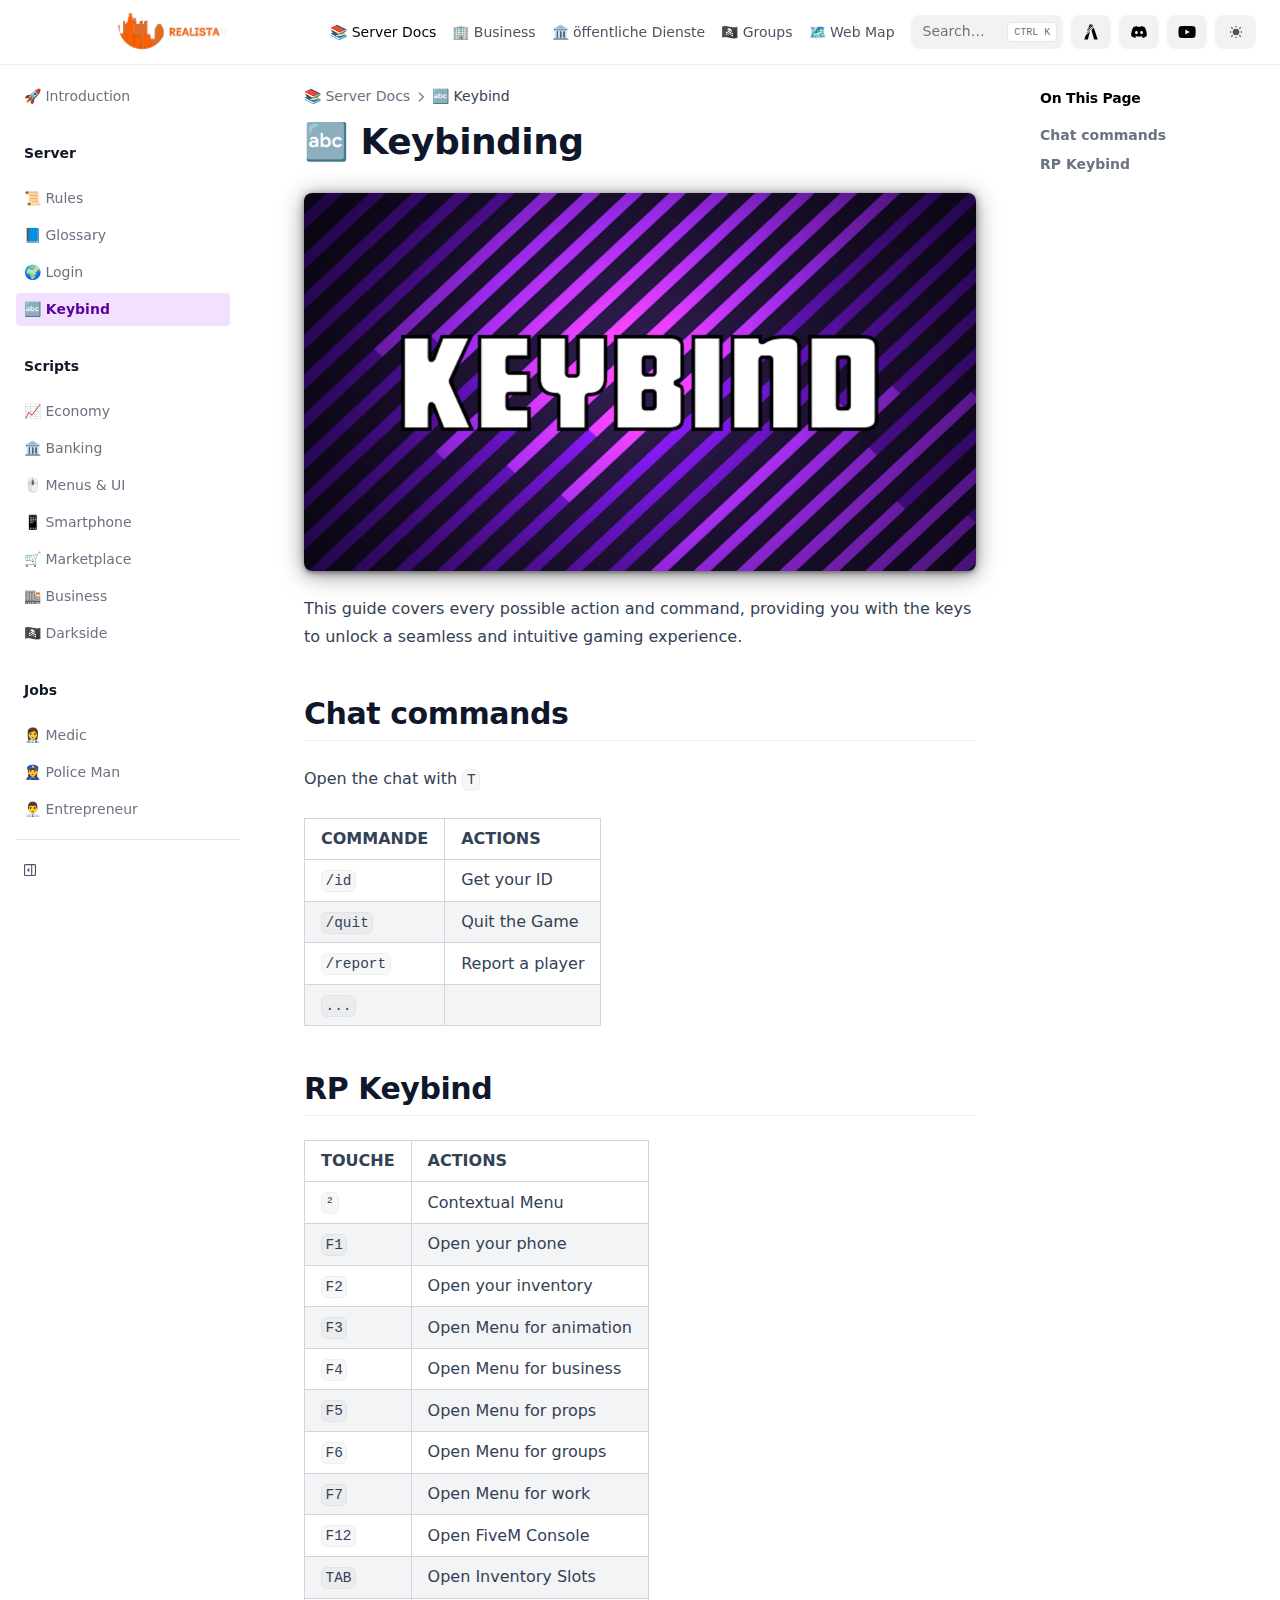
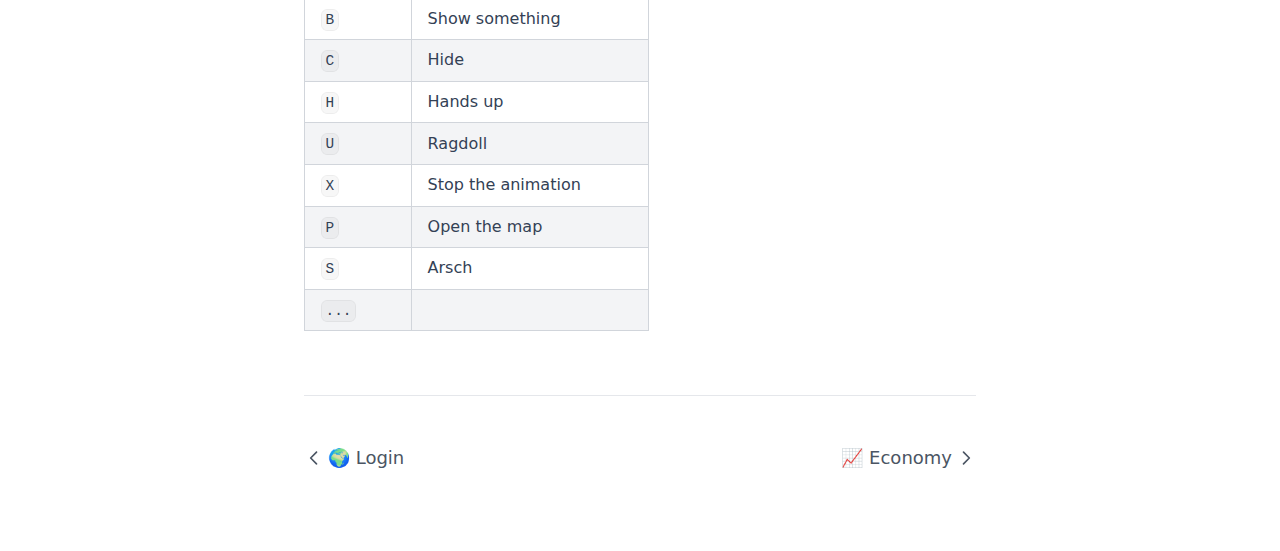
<file: docs/keybind.html>
<!DOCTYPE html><html><head><meta charSet="utf-8"/><title>🔤 Keybinding – FRVGS</title><meta name="robots" content="index,follow"/><meta property="og:title" content="🔤 Keybinding – FRVGS"/><style>
        :root {
          --frvgs-primary-hue: 274deg;
          --frvgs-navbar-height: 4rem;
          --frvgs-menu-height: 3.75rem;
          --frvgs-banner-height: 2.5rem;
        }
        
        .dark {
          --frvgs-primary-hue: 274deg;
        }
      </style><meta name="msapplication-TileColor" content="#fff"/><meta name="theme-color" content="#fff"/><meta name="viewport" content="width=device-width, initial-scale=1.0"/><meta http-equiv="Content-Language" content="en"/><meta name="description" content="FRVGS RP Server"/><meta name="og:description" content="FRVGS RP Server"/><meta name="twitter:card" content="summary_large_image"/><meta name="twitter:image" content="https://frvgs.com/api/og?title=🔤 Keybinding"/><meta name="twitter:site:domain" content="frvgs.com"/><meta name="twitter:url" content="https://frvgs.com"/><meta name="og:title" content="🔤 Keybinding – FRVGS"/><meta name="og:image" content="https://frvgs.com/api/og?title=🔤 Keybinding"/><meta name="apple-mobile-web-app-title" content="FRVGS"/><link rel="icon" href="/favicon.svg" type="image/svg+xml"/><link rel="icon" href="/favicon.png" type="image/png"/><link rel="icon" href="/favicon-dark.svg" type="image/svg+xml" media="(prefers-color-scheme: dark)"/><link rel="icon" href="/favicon-dark.png" type="image/png" media="(prefers-color-scheme: dark)"/><meta name="next-head-count" content="22"/><link data-next-font="" rel="preconnect" href="/" crossorigin="anonymous"/><link rel="preload" href="/_next/static/css/0facec5ee078cb38.css" as="style"/><link rel="stylesheet" href="/_next/static/css/0facec5ee078cb38.css" data-n-g=""/><noscript data-n-css=""></noscript><script defer="" nomodule="" src="/_next/static/chunks/polyfills-78c92fac7aa8fdd8.js"></script><script src="/_next/static/chunks/webpack-38cee4c0e358b1a3.js" defer=""></script><script src="/_next/static/chunks/framework-b6523445b2c29790.js" defer=""></script><script src="/_next/static/chunks/main-865b84032a3be65c.js" defer=""></script><script src="/_next/static/chunks/pages/_app-7438a5935ab65222.js" defer=""></script><script src="/_next/static/chunks/220-34feffbd2cd1f96f.js" defer=""></script><script src="/_next/static/chunks/pages/docs/keybind-09ffccf7e0323684.js" defer=""></script><script src="/_next/static/DVqkjXkPOK7qGtmCyMARt/_buildManifest.js" defer=""></script><script src="/_next/static/DVqkjXkPOK7qGtmCyMARt/_ssgManifest.js" defer=""></script></head><body><div id="__next"><script>!function(){try{var d=document.documentElement,c=d.classList;c.remove('light','dark');var e=localStorage.getItem('theme');if('system'===e||(!e&&true)){var t='(prefers-color-scheme: dark)',m=window.matchMedia(t);if(m.media!==t||m.matches){d.style.colorScheme = 'dark';c.add('dark')}else{d.style.colorScheme = 'light';c.add('light')}}else if(e){c.add(e|| '')}if(e==='light'||e==='dark')d.style.colorScheme=e}catch(e){}}()</script><div dir="ltr"><script>document.documentElement.setAttribute('dir','ltr')</script><div class="nextra-nav-container nx-sticky nx-top-0 nx-z-20 nx-w-full nx-bg-transparent print:nx-hidden"><div class="nextra-nav-container-blur nx-pointer-events-none nx-absolute nx-z-[-1] nx-h-full nx-w-full nx-bg-white dark:nx-bg-dark nx-shadow-[0_2px_4px_rgba(0,0,0,.02),0_1px_0_rgba(0,0,0,.06)] dark:nx-shadow-[0_-1px_0_rgba(255,255,255,.1)_inset] contrast-more:nx-shadow-[0_0_0_1px_#000] contrast-more:dark:nx-shadow-[0_0_0_1px_#fff]"></div><nav class="nx-mx-auto nx-flex nx-h-[var(--frvgs-navbar-height)] nx-max-w-[90rem] nx-items-center nx-justify-end nx-gap-2 nx-pl-[max(env(safe-area-inset-left),1.5rem)] nx-pr-[max(env(safe-area-inset-right),1.5rem)]"><a class="nx-flex nx-items-center hover:nx-opacity-75 ltr:nx-mr-auto rtl:nx-ml-auto" href="/"><img height="100" class="ylogo" alt="logo" src="/logo.svg"/></a><a class="nx-text-sm contrast-more:nx-text-gray-700 contrast-more:dark:nx-text-gray-100 nx-relative -nx-ml-2 nx-hidden nx-whitespace-nowrap nx-p-2 md:nx-inline-block nx-font-medium nx-subpixel-antialiased" aria-current="true" href="/docs"><span class="nx-absolute nx-inset-x-0 nx-text-center nxNavTxt">📚 Server Docs</span><span class="nx-invisible nx-font-medium">📚 Server Docs</span></a><a class="nx-text-sm contrast-more:nx-text-gray-700 contrast-more:dark:nx-text-gray-100 nx-relative -nx-ml-2 nx-hidden nx-whitespace-nowrap nx-p-2 md:nx-inline-block nx-text-gray-600 hover:nx-text-gray-800 dark:nx-text-gray-400 dark:hover:nx-text-gray-200" aria-current="false" href="/business"><span class="nx-absolute nx-inset-x-0 nx-text-center nxNavTxt">🏢 Business</span><span class="nx-invisible nx-font-medium">🏢 Business</span></a><a class="nx-text-sm contrast-more:nx-text-gray-700 contrast-more:dark:nx-text-gray-100 nx-relative -nx-ml-2 nx-hidden nx-whitespace-nowrap nx-p-2 md:nx-inline-block nx-text-gray-600 hover:nx-text-gray-800 dark:nx-text-gray-400 dark:hover:nx-text-gray-200" aria-current="false" href="/city"><span class="nx-absolute nx-inset-x-0 nx-text-center nxNavTxt">🏛 öffentliche Dienste</span><span class="nx-invisible nx-font-medium">🏛 öffentliche Dienste</span></a><a class="nx-text-sm contrast-more:nx-text-gray-700 contrast-more:dark:nx-text-gray-100 nx-relative -nx-ml-2 nx-hidden nx-whitespace-nowrap nx-p-2 md:nx-inline-block nx-text-gray-600 hover:nx-text-gray-800 dark:nx-text-gray-400 dark:hover:nx-text-gray-200" aria-current="false" href="/groups"><span class="nx-absolute nx-inset-x-0 nx-text-center nxNavTxt">🏴‍☠️ Groups</span><span class="nx-invisible nx-font-medium">🏴‍☠️ Groups</span></a><a class="nx-text-sm contrast-more:nx-text-gray-700 contrast-more:dark:nx-text-gray-100 nx-relative -nx-ml-2 nx-hidden nx-whitespace-nowrap nx-p-2 md:nx-inline-block nx-text-gray-600 hover:nx-text-gray-800 dark:nx-text-gray-400 dark:hover:nx-text-gray-200" aria-current="false" href="/webmap"><span class="nx-absolute nx-inset-x-0 nx-text-center nxNavTxt">🗺 Web Map</span><span class="nx-invisible nx-font-medium">🗺 Web Map</span></a><div class="nextra-search nx-relative md:nx-w-64 nx-hidden md:nx-inline-block mx-min-w-[200px]"><div class="nx-relative nx-flex nx-items-center nx-text-gray-900 contrast-more:nx-text-gray-800 dark:nx-text-gray-300 contrast-more:dark:nx-text-gray-300"><input spellcheck="false" class="nx-block nx-w-full nx-appearance-none nx-rounded-lg nx-px-3 nx-py-2 nx-transition-colors nx-text-base nx-leading-tight md:nx-text-sm nx-bg-black/[.05] dark:nx-bg-gray-50/10 focus:nx-bg-white dark:focus:nx-bg-dark placeholder:nx-text-gray-500 dark:placeholder:nx-text-gray-400 contrast-more:nx-border contrast-more:nx-border-current" type="search" placeholder="Search…" value=""/></div></div><a href="https://forum.cfx.re/" target="_blank" rel="noreferrer" class="dark:hover:nx-bg-fivem hover:nx-bg-fivem nx-text-current nx-bg-black/[.05] dark:nx-bg-gray-50/10 nx-rounded-lg nx-px-2 nx-py-custom nx-transition-colors contrast-more:nx-border contrast-more:nx-border-current"><svg width="24" height="24" fill="currentColor" xmlns="http://www.w3.org/2000/svg" viewBox="0 0 24 24"><title>FiveM</title><polygon points="6.69 15.52 10.95 11.32 8.85 19.4 5.28 19.4 6.69 15.52"></polygon><polygon points="14.04 5.58 8.11 11.32 8.85 9.35 13.73 4.66 14.04 5.58"></polygon><polygon points="7.62 12.93 11.63 8.85 11.63 9.53 7.31 13.79 7.62 12.93"></polygon><polygon points="18.72 19.4 15.15 19.4 12.37 9.9 14.84 7.74 18.72 19.4"></polygon><polygon points="14.47 6.76 12.12 9.04 12 8.48 14.22 6.26 14.47 6.76"></polygon><polygon points="13.42 4.6 9.22 8.54 10.58 4.6 13.42 4.6"></polygon></svg><span class="nx-sr-only">FiveM</span><span class="nx-sr-only nx-select-none"> (opens in a new tab)</span></a><a href="https://discord.gg/" target="_blank" rel="noreferrer" class="dark:hover:nx-bg-discord hover:nx-bg-discord nx-text-current nx-bg-black/[.05] dark:nx-bg-gray-50/10 nx-rounded-lg nx-px-2 nx-py-custom nx-transition-colors contrast-more:nx-border contrast-more:nx-border-current"><svg width="24" height="24" fill="currentColor" xmlns="http://www.w3.org/2000/svg" viewBox="0 0 24 24"><title>Discord</title><path d="M17.43,7.01c-1-.46-2.07-.8-3.19-.99-.02,0-.04,0-.05,.02-.14,.24-.29,.56-.4,.82-1.2-.18-2.4-.18-3.58,0-.11-.26-.26-.57-.4-.82-.01-.02-.03-.03-.05-.02-1.12,.19-2.19,.53-3.19,.99,0,0-.02,0-.02,.02-2.03,3.03-2.59,5.99-2.31,8.92,0,.01,0,.03,.02,.04,1.34,.98,2.64,1.58,3.91,1.98,.02,0,.04,0,.05-.02,.3-.41,.57-.85,.8-1.3,.01-.03,0-.06-.03-.07-.43-.16-.83-.36-1.22-.58-.03-.02-.03-.06,0-.08,.08-.06,.16-.13,.24-.19,.01-.01,.03-.01,.05,0,2.56,1.17,5.34,1.17,7.87,0,.02,0,.04,0,.05,0,.08,.06,.16,.13,.24,.19,.03,.02,.03,.07,0,.08-.39,.23-.8,.42-1.22,.58-.03,.01-.04,.04-.03,.07,.24,.46,.5,.89,.8,1.3,.01,.02,.03,.02,.05,.02,1.28-.4,2.58-.99,3.92-1.98,.01,0,.02-.02,.02-.04,.33-3.38-.55-6.31-2.32-8.92,0,0-.01-.01-.02-.02Zm-8.03,7.16c-.77,0-1.41-.71-1.41-1.58s.62-1.58,1.41-1.58,1.42,.71,1.41,1.58c0,.87-.62,1.58-1.41,1.58Zm5.21,0c-.77,0-1.41-.71-1.41-1.58s.62-1.58,1.41-1.58,1.42,.71,1.41,1.58c0,.87-.62,1.58-1.41,1.58Z"></path></svg><span class="nx-sr-only">Discord</span><span class="nx-sr-only nx-select-none"> (opens in a new tab)</span></a><a href="https://youtube.com/" target="_blank" rel="noreferrer" class="hidden md:block dark:hover:nx-bg-youtube hover:nx-bg-youtube nx-text-current nx-bg-black/[.05] dark:nx-bg-gray-50/10 nx-rounded-lg nx-px-2 nx-py-custom nx-transition-colors contrast-more:nx-border contrast-more:nx-border-current"><svg width="24" height="24" fill="currentColor" xmlns="http://www.w3.org/2000/svg" viewBox="0 0 24 24"><title>Youtube</title><path d="M12.1,5.95h.1c.88,0,5.37,.04,6.58,.36,.74,.2,1.32,.78,1.52,1.53,.11,.41,.19,.95,.24,1.51v.11s.03,.28,.03,.28v.11c.08,.98,.09,1.9,.09,2.11v.08c0,.21-.01,1.19-.09,2.22v.11s-.02,.11-.02,.11c-.05,.62-.13,1.23-.25,1.68-.2,.74-.78,1.33-1.52,1.53-1.25,.34-5.99,.36-6.65,.36h-.15c-.33,0-1.71,0-3.15-.06h-.18s-.09-.01-.09-.01h-.18s-.18-.02-.18-.02c-1.19-.05-2.33-.14-2.86-.28-.74-.2-1.32-.78-1.52-1.53-.12-.45-.2-1.06-.25-1.68v-.11s-.02-.11-.02-.11c-.05-.73-.08-1.46-.09-2.19v-.13c0-.23,.01-1.03,.07-1.91v-.11s.01-.06,.01-.06v-.11s.03-.28,.03-.28v-.11c.06-.56,.14-1.1,.25-1.51,.2-.74,.78-1.33,1.52-1.53,.52-.14,1.66-.23,2.86-.28h.18s.19-.01,.19-.01h.09s.18-.01,.18-.01c1.02-.03,2.05-.05,3.07-.05h.21Zm-1.78,3.45v5.18l4.47-2.59-4.47-2.59Z"></path></svg><span class="nx-sr-only">Youtube</span><span class="nx-sr-only nx-select-none"> (opens in a new tab)</span></a><div><button title="Change theme" class="nx-h-custom nx-bg-themeswitch dark:nx-bg-themeswitch nx-rounded-lg nx-px-2 nx-py-custom nx-transition-colors contrast-more:nx-border contrast-more:nx-border-current nx-text-left nx-text-xs nx-font-medium nx-text-gray-600 dark:nx-text-gray-400 mr-2 hover:nx-bg-themeswitch dark:hover:nx-bg-themeswitch hover:nx-text-gray-900 dark:hover:nx-text-gray-50" id="headlessui-listbox-button-:Rah96:" type="button" aria-haspopup="listbox" aria-expanded="false" data-headlessui-state=""><div class="nx-flex nx-items-center nx-gap-2 nx-capitalize"><svg fill="none" viewBox="3 3 18 18" width="12" height="12" stroke="currentColor"><path stroke-linecap="round" stroke-linejoin="round" stroke-width="2" fill="currentColor" d="M12 3v1m0 16v1m9-9h-1M4 12H3m15.364 6.364l-.707-.707M6.343 6.343l-.707-.707m12.728 0l-.707.707M6.343 17.657l-.707.707M16 12a4 4 0 11-8 0 4 4 0 018 0z"></path></svg></div></button></div><button type="button" aria-label="Menu" class="nextra-hamburger -nx-mr-2 nx-rounded nx-p-2 active:nx-bg-gray-400/20 md:nx-hidden"><svg fill="none" width="24" height="24" viewBox="0 0 24 24" stroke="currentColor" class=""><g><path stroke-linecap="round" stroke-linejoin="round" stroke-width="2" d="M4 6h16"></path></g><path stroke-linecap="round" stroke-linejoin="round" stroke-width="2" d="M4 12h16"></path><g><path stroke-linecap="round" stroke-linejoin="round" stroke-width="2" d="M4 18h16"></path></g></svg></button></nav></div><div class="nx-mx-auto nx-flex nx-max-w-[90rem]"><div class="motion-reduce:nx-transition-none [transition:background-color_1.5s_ease] nx-bg-transparent"></div><aside class="nextra-sidebar-container nx-flex nx-flex-col md:nx-top-16 md:nx-shrink-0 motion-reduce:nx-transform-none nx-transform-gpu nx-transition-all nx-ease-in-out print:nx-hidden md:nx-w-64 md:nx-sticky md:nx-self-start max-md:[transform:translate3d(0,-100%,0)]"><div class="nx-px-4 nx-pt-4 md:nx-hidden"><div class="nextra-search nx-relative md:nx-w-64"><div class="nx-relative nx-flex nx-items-center nx-text-gray-900 contrast-more:nx-text-gray-800 dark:nx-text-gray-300 contrast-more:dark:nx-text-gray-300"><input spellcheck="false" class="nx-block nx-w-full nx-appearance-none nx-rounded-lg nx-px-3 nx-py-2 nx-transition-colors nx-text-base nx-leading-tight md:nx-text-sm nx-bg-black/[.05] dark:nx-bg-gray-50/10 focus:nx-bg-white dark:focus:nx-bg-dark placeholder:nx-text-gray-500 dark:placeholder:nx-text-gray-400 contrast-more:nx-border contrast-more:nx-border-current" type="search" placeholder="Search…" value=""/></div></div></div><div class="nx-overflow-y-auto nx-overflow-x-hidden nx-p-4 nx-grow md:nx-h-[calc(100vh-var(--frvgs-navbar-height)-var(--frvgs-menu-height))] nextra-scrollbar"><div class="nx-transform-gpu nx-overflow-hidden nx-transition-all nx-ease-in-out motion-reduce:nx-transition-none"><div class="nx-transition-opacity nx-duration-500 nx-ease-in-out motion-reduce:nx-transition-none nx-opacity-100"><ul class="nx-flex nx-flex-col nx-gap-1 nextra-menu-desktop max-md:nx-hidden"><li class="nx-flex nx-flex-col nx-gap-1"><a class="nx-flex nx-rounded nx-px-2 nx-py-1.5 nx-text-sm nx-transition-colors [word-break:break-word] nx-cursor-pointer [-webkit-tap-highlight-color:transparent] [-webkit-touch-callout:none] contrast-more:nx-border nx-text-gray-500 hover:nx-bg-gray-100 hover:nx-text-gray-900 dark:nx-text-neutral-400 dark:hover:nx-bg-primary-100/5 dark:hover:nx-text-gray-50 contrast-more:nx-text-gray-900 contrast-more:dark:nx-text-gray-50 contrast-more:nx-border-transparent contrast-more:hover:nx-border-gray-900 contrast-more:dark:hover:nx-border-gray-50" href="/docs">🚀 Introduction</a></li><li class="[word-break:break-word] nx-mt-5 nx-mb-2 nx-px-2 nx-py-1.5 nx-text-sm nx-font-semibold nx-text-gray-900 first:nx-mt-0 dark:nx-text-gray-100"><span class="cursor-default">Server</span></li><li class="nx-flex nx-flex-col nx-gap-1"><a class="nx-flex nx-rounded nx-px-2 nx-py-1.5 nx-text-sm nx-transition-colors [word-break:break-word] nx-cursor-pointer [-webkit-tap-highlight-color:transparent] [-webkit-touch-callout:none] contrast-more:nx-border nx-text-gray-500 hover:nx-bg-gray-100 hover:nx-text-gray-900 dark:nx-text-neutral-400 dark:hover:nx-bg-primary-100/5 dark:hover:nx-text-gray-50 contrast-more:nx-text-gray-900 contrast-more:dark:nx-text-gray-50 contrast-more:nx-border-transparent contrast-more:hover:nx-border-gray-900 contrast-more:dark:hover:nx-border-gray-50" href="/docs/rules">📜 Rules</a></li><li class="nx-flex nx-flex-col nx-gap-1"><a class="nx-flex nx-rounded nx-px-2 nx-py-1.5 nx-text-sm nx-transition-colors [word-break:break-word] nx-cursor-pointer [-webkit-tap-highlight-color:transparent] [-webkit-touch-callout:none] contrast-more:nx-border nx-text-gray-500 hover:nx-bg-gray-100 hover:nx-text-gray-900 dark:nx-text-neutral-400 dark:hover:nx-bg-primary-100/5 dark:hover:nx-text-gray-50 contrast-more:nx-text-gray-900 contrast-more:dark:nx-text-gray-50 contrast-more:nx-border-transparent contrast-more:hover:nx-border-gray-900 contrast-more:dark:hover:nx-border-gray-50" href="/docs/definitions">📘 Glossary</a></li><li class="nx-flex nx-flex-col nx-gap-1"><a class="nx-flex nx-rounded nx-px-2 nx-py-1.5 nx-text-sm nx-transition-colors [word-break:break-word] nx-cursor-pointer [-webkit-tap-highlight-color:transparent] [-webkit-touch-callout:none] contrast-more:nx-border nx-text-gray-500 hover:nx-bg-gray-100 hover:nx-text-gray-900 dark:nx-text-neutral-400 dark:hover:nx-bg-primary-100/5 dark:hover:nx-text-gray-50 contrast-more:nx-text-gray-900 contrast-more:dark:nx-text-gray-50 contrast-more:nx-border-transparent contrast-more:hover:nx-border-gray-900 contrast-more:dark:hover:nx-border-gray-50" href="/docs/login">🌍 Login</a></li><li class="nx-flex nx-flex-col nx-gap-1 active"><a class="nx-flex nx-rounded nx-px-2 nx-py-1.5 nx-text-sm nx-transition-colors [word-break:break-word] nx-cursor-pointer [-webkit-tap-highlight-color:transparent] [-webkit-touch-callout:none] contrast-more:nx-border nx-bg-primary-100 nx-font-semibold nx-text-primary-800 dark:nx-bg-primary-400/10 dark:nx-text-primary-600 contrast-more:nx-border-primary-500 contrast-more:dark:nx-border-primary-500" href="/docs/keybind">🔤 Keybind</a></li><li class="[word-break:break-word] nx-mt-5 nx-mb-2 nx-px-2 nx-py-1.5 nx-text-sm nx-font-semibold nx-text-gray-900 first:nx-mt-0 dark:nx-text-gray-100"><span class="cursor-default">Scripts</span></li><li class="nx-flex nx-flex-col nx-gap-1"><a class="nx-flex nx-rounded nx-px-2 nx-py-1.5 nx-text-sm nx-transition-colors [word-break:break-word] nx-cursor-pointer [-webkit-tap-highlight-color:transparent] [-webkit-touch-callout:none] contrast-more:nx-border nx-text-gray-500 hover:nx-bg-gray-100 hover:nx-text-gray-900 dark:nx-text-neutral-400 dark:hover:nx-bg-primary-100/5 dark:hover:nx-text-gray-50 contrast-more:nx-text-gray-900 contrast-more:dark:nx-text-gray-50 contrast-more:nx-border-transparent contrast-more:hover:nx-border-gray-900 contrast-more:dark:hover:nx-border-gray-50" href="/docs/keybind#">📈 Economy</a></li><li class="nx-flex nx-flex-col nx-gap-1"><a class="nx-flex nx-rounded nx-px-2 nx-py-1.5 nx-text-sm nx-transition-colors [word-break:break-word] nx-cursor-pointer [-webkit-tap-highlight-color:transparent] [-webkit-touch-callout:none] contrast-more:nx-border nx-text-gray-500 hover:nx-bg-gray-100 hover:nx-text-gray-900 dark:nx-text-neutral-400 dark:hover:nx-bg-primary-100/5 dark:hover:nx-text-gray-50 contrast-more:nx-text-gray-900 contrast-more:dark:nx-text-gray-50 contrast-more:nx-border-transparent contrast-more:hover:nx-border-gray-900 contrast-more:dark:hover:nx-border-gray-50" href="/docs/keybind#">🏛 Banking</a></li><li class="nx-flex nx-flex-col nx-gap-1"><a class="nx-flex nx-rounded nx-px-2 nx-py-1.5 nx-text-sm nx-transition-colors [word-break:break-word] nx-cursor-pointer [-webkit-tap-highlight-color:transparent] [-webkit-touch-callout:none] contrast-more:nx-border nx-text-gray-500 hover:nx-bg-gray-100 hover:nx-text-gray-900 dark:nx-text-neutral-400 dark:hover:nx-bg-primary-100/5 dark:hover:nx-text-gray-50 contrast-more:nx-text-gray-900 contrast-more:dark:nx-text-gray-50 contrast-more:nx-border-transparent contrast-more:hover:nx-border-gray-900 contrast-more:dark:hover:nx-border-gray-50" href="/docs/keybind#">🖱 Menus &amp; UI</a></li><li class="nx-flex nx-flex-col nx-gap-1"><a class="nx-flex nx-rounded nx-px-2 nx-py-1.5 nx-text-sm nx-transition-colors [word-break:break-word] nx-cursor-pointer [-webkit-tap-highlight-color:transparent] [-webkit-touch-callout:none] contrast-more:nx-border nx-text-gray-500 hover:nx-bg-gray-100 hover:nx-text-gray-900 dark:nx-text-neutral-400 dark:hover:nx-bg-primary-100/5 dark:hover:nx-text-gray-50 contrast-more:nx-text-gray-900 contrast-more:dark:nx-text-gray-50 contrast-more:nx-border-transparent contrast-more:hover:nx-border-gray-900 contrast-more:dark:hover:nx-border-gray-50" href="/docs/keybind#">📱 Smartphone</a></li><li class="nx-flex nx-flex-col nx-gap-1"><a class="nx-flex nx-rounded nx-px-2 nx-py-1.5 nx-text-sm nx-transition-colors [word-break:break-word] nx-cursor-pointer [-webkit-tap-highlight-color:transparent] [-webkit-touch-callout:none] contrast-more:nx-border nx-text-gray-500 hover:nx-bg-gray-100 hover:nx-text-gray-900 dark:nx-text-neutral-400 dark:hover:nx-bg-primary-100/5 dark:hover:nx-text-gray-50 contrast-more:nx-text-gray-900 contrast-more:dark:nx-text-gray-50 contrast-more:nx-border-transparent contrast-more:hover:nx-border-gray-900 contrast-more:dark:hover:nx-border-gray-50" href="/docs/keybind#">🛒 Marketplace</a></li><li class="nx-flex nx-flex-col nx-gap-1"><a class="nx-flex nx-rounded nx-px-2 nx-py-1.5 nx-text-sm nx-transition-colors [word-break:break-word] nx-cursor-pointer [-webkit-tap-highlight-color:transparent] [-webkit-touch-callout:none] contrast-more:nx-border nx-text-gray-500 hover:nx-bg-gray-100 hover:nx-text-gray-900 dark:nx-text-neutral-400 dark:hover:nx-bg-primary-100/5 dark:hover:nx-text-gray-50 contrast-more:nx-text-gray-900 contrast-more:dark:nx-text-gray-50 contrast-more:nx-border-transparent contrast-more:hover:nx-border-gray-900 contrast-more:dark:hover:nx-border-gray-50" href="/docs/keybind#">🏬 Business</a></li><li class="nx-flex nx-flex-col nx-gap-1"><a class="nx-flex nx-rounded nx-px-2 nx-py-1.5 nx-text-sm nx-transition-colors [word-break:break-word] nx-cursor-pointer [-webkit-tap-highlight-color:transparent] [-webkit-touch-callout:none] contrast-more:nx-border nx-text-gray-500 hover:nx-bg-gray-100 hover:nx-text-gray-900 dark:nx-text-neutral-400 dark:hover:nx-bg-primary-100/5 dark:hover:nx-text-gray-50 contrast-more:nx-text-gray-900 contrast-more:dark:nx-text-gray-50 contrast-more:nx-border-transparent contrast-more:hover:nx-border-gray-900 contrast-more:dark:hover:nx-border-gray-50" href="/docs/keybind#">🏴‍☠️ Darkside</a></li><li class="[word-break:break-word] nx-mt-5 nx-mb-2 nx-px-2 nx-py-1.5 nx-text-sm nx-font-semibold nx-text-gray-900 first:nx-mt-0 dark:nx-text-gray-100"><span class="cursor-default">Jobs</span></li><li class="nx-flex nx-flex-col nx-gap-1"><a class="nx-flex nx-rounded nx-px-2 nx-py-1.5 nx-text-sm nx-transition-colors [word-break:break-word] nx-cursor-pointer [-webkit-tap-highlight-color:transparent] [-webkit-touch-callout:none] contrast-more:nx-border nx-text-gray-500 hover:nx-bg-gray-100 hover:nx-text-gray-900 dark:nx-text-neutral-400 dark:hover:nx-bg-primary-100/5 dark:hover:nx-text-gray-50 contrast-more:nx-text-gray-900 contrast-more:dark:nx-text-gray-50 contrast-more:nx-border-transparent contrast-more:hover:nx-border-gray-900 contrast-more:dark:hover:nx-border-gray-50" href="/docs/keybind#">👩‍⚕ Medic</a></li><li class="nx-flex nx-flex-col nx-gap-1"><a class="nx-flex nx-rounded nx-px-2 nx-py-1.5 nx-text-sm nx-transition-colors [word-break:break-word] nx-cursor-pointer [-webkit-tap-highlight-color:transparent] [-webkit-touch-callout:none] contrast-more:nx-border nx-text-gray-500 hover:nx-bg-gray-100 hover:nx-text-gray-900 dark:nx-text-neutral-400 dark:hover:nx-bg-primary-100/5 dark:hover:nx-text-gray-50 contrast-more:nx-text-gray-900 contrast-more:dark:nx-text-gray-50 contrast-more:nx-border-transparent contrast-more:hover:nx-border-gray-900 contrast-more:dark:hover:nx-border-gray-50" href="/docs/keybind#">👮‍♀ Police Man</a></li><li class="nx-flex nx-flex-col nx-gap-1"><a class="nx-flex nx-rounded nx-px-2 nx-py-1.5 nx-text-sm nx-transition-colors [word-break:break-word] nx-cursor-pointer [-webkit-tap-highlight-color:transparent] [-webkit-touch-callout:none] contrast-more:nx-border nx-text-gray-500 hover:nx-bg-gray-100 hover:nx-text-gray-900 dark:nx-text-neutral-400 dark:hover:nx-bg-primary-100/5 dark:hover:nx-text-gray-50 contrast-more:nx-text-gray-900 contrast-more:dark:nx-text-gray-50 contrast-more:nx-border-transparent contrast-more:hover:nx-border-gray-900 contrast-more:dark:hover:nx-border-gray-50" href="/docs/keybind#">👨‍💼 Entrepreneur</a></li><li class="nx-flex nx-flex-col nx-gap-1"><a class="nx-flex nx-rounded nx-px-2 nx-py-1.5 nx-text-sm nx-transition-colors [word-break:break-word] nx-cursor-pointer [-webkit-tap-highlight-color:transparent] [-webkit-touch-callout:none] contrast-more:nx-border nx-text-gray-500 hover:nx-bg-gray-100 hover:nx-text-gray-900 dark:nx-text-neutral-400 dark:hover:nx-bg-primary-100/5 dark:hover:nx-text-gray-50 contrast-more:nx-text-gray-900 contrast-more:dark:nx-text-gray-50 contrast-more:nx-border-transparent contrast-more:hover:nx-border-gray-900 contrast-more:dark:hover:nx-border-gray-50" href="/docs/keybind#">👩🏽‍🚒 Fire Fighter</a></li><li class="nx-flex nx-flex-col nx-gap-1"><a class="nx-flex nx-rounded nx-px-2 nx-py-1.5 nx-text-sm nx-transition-colors [word-break:break-word] nx-cursor-pointer [-webkit-tap-highlight-color:transparent] [-webkit-touch-callout:none] contrast-more:nx-border nx-text-gray-500 hover:nx-bg-gray-100 hover:nx-text-gray-900 dark:nx-text-neutral-400 dark:hover:nx-bg-primary-100/5 dark:hover:nx-text-gray-50 contrast-more:nx-text-gray-900 contrast-more:dark:nx-text-gray-50 contrast-more:nx-border-transparent contrast-more:hover:nx-border-gray-900 contrast-more:dark:hover:nx-border-gray-50" href="/docs/keybind#">👩🏽‍🌾 Farmer</a></li><li class="nx-flex nx-flex-col nx-gap-1"><a class="nx-flex nx-rounded nx-px-2 nx-py-1.5 nx-text-sm nx-transition-colors [word-break:break-word] nx-cursor-pointer [-webkit-tap-highlight-color:transparent] [-webkit-touch-callout:none] contrast-more:nx-border nx-text-gray-500 hover:nx-bg-gray-100 hover:nx-text-gray-900 dark:nx-text-neutral-400 dark:hover:nx-bg-primary-100/5 dark:hover:nx-text-gray-50 contrast-more:nx-text-gray-900 contrast-more:dark:nx-text-gray-50 contrast-more:nx-border-transparent contrast-more:hover:nx-border-gray-900 contrast-more:dark:hover:nx-border-gray-50" href="/docs/keybind#">👩🏽‍✈️ Layer</a></li><li class="nx-flex nx-flex-col nx-gap-1"><a class="nx-flex nx-rounded nx-px-2 nx-py-1.5 nx-text-sm nx-transition-colors [word-break:break-word] nx-cursor-pointer [-webkit-tap-highlight-color:transparent] [-webkit-touch-callout:none] contrast-more:nx-border nx-text-gray-500 hover:nx-bg-gray-100 hover:nx-text-gray-900 dark:nx-text-neutral-400 dark:hover:nx-bg-primary-100/5 dark:hover:nx-text-gray-50 contrast-more:nx-text-gray-900 contrast-more:dark:nx-text-gray-50 contrast-more:nx-border-transparent contrast-more:hover:nx-border-gray-900 contrast-more:dark:hover:nx-border-gray-50" href="/docs/keybind#">👩🏽‍🔧 Mechanics</a></li></ul></div></div></div><div class="nx-sticky nx-bottom-0 nx-bg-white dark:nx-bg-dark nx-mx-4 nx-py-4 nx-shadow-[0_-12px_16px_#fff] nx-flex nx-items-center nx-gap-2 dark:nx-border-neutral-800 dark:nx-shadow-[0_-12px_16px_#111] contrast-more:nx-border-neutral-400 contrast-more:nx-shadow-none contrast-more:dark:nx-shadow-none nx-border-t" data-toggle-animation="off"><button title="Hide sidebar" class="max-md:nx-hidden nx-h-7 nx-rounded-md nx-transition-colors nx-text-gray-600 dark:nx-text-gray-400 nx-px-2 hover:nx-bg-gray-100 hover:nx-text-gray-900 dark:hover:nx-bg-primary-100/5 dark:hover:nx-text-gray-50"><svg height="12" width="12" viewBox="0 0 16 16" fill="currentColor"><path fill-rule="evenodd" d="M4.177 7.823l2.396-2.396A.25.25 0 017 5.604v4.792a.25.25 0 01-.427.177L4.177 8.177a.25.25 0 010-.354z" class=""></path><path fill-rule="evenodd" d="M0 1.75C0 .784.784 0 1.75 0h12.5C15.216 0 16 .784 16 1.75v12.5A1.75 1.75 0 0114.25 16H1.75A1.75 1.75 0 010 14.25V1.75zm1.75-.25a.25.25 0 00-.25.25v12.5c0 .138.112.25.25.25H9.5v-13H1.75zm12.5 13H11v-13h3.25a.25.25 0 01.25.25v12.5a.25.25 0 01-.25.25z"></path></svg></button></div></aside><nav class="nextra-toc nx-order-last nx-hidden nx-w-64 nx-shrink-0 xl:nx-block print:nx-hidden nx-px-4" aria-label="table of contents"><div class="nextra-scrollbar nx-sticky nx-top-16 nx-overflow-y-auto nx-pr-4 nx-pt-6 nx-text-sm [hyphens:auto] nx-max-h-[calc(100vh-var(--frvgs-navbar-height)-env(safe-area-inset-bottom))] ltr:-nx-mr-4 rtl:-nx-ml-4"><p class="nx-mb-4 nx-font-semibold nx-tracking-tight">On This Page</p><ul><li class="nx-my-2 nx-scroll-my-6 nx-scroll-py-6"><a href="#chat-commands" class="nx-font-semibold nx-inline-block nx-text-gray-500 hover:nx-text-gray-900 dark:nx-text-gray-400 dark:hover:nx-text-gray-300 contrast-more:nx-text-gray-900 contrast-more:nx-underline contrast-more:dark:nx-text-gray-50 nx-w-full nx-break-words">Chat commands</a></li><li class="nx-my-2 nx-scroll-my-6 nx-scroll-py-6"><a href="#rp-keybind" class="nx-font-semibold nx-inline-block nx-text-gray-500 hover:nx-text-gray-900 dark:nx-text-gray-400 dark:hover:nx-text-gray-300 contrast-more:nx-text-gray-900 contrast-more:nx-underline contrast-more:dark:nx-text-gray-50 nx-w-full nx-break-words">RP Keybind</a></li></ul></div></nav><div id="reach-skip-nav"></div><article class="nx-w-full nx-break-words nextra-content nx-flex nx-min-h-[calc(100vh-var(--frvgs-navbar-height))] nx-min-w-0 nx-justify-center nx-pb-8 nx-pr-[calc(env(safe-area-inset-right)-1.5rem)]"><main class="nx-w-full nx-min-w-0 nx-max-w-6xl nx-px-6 nx-pt-4 md:nx-px-12"><div class="nextra-breadcrumb nx-mt-1.5 nx-flex nx-items-center nx-gap-1 nx-overflow-hidden nx-text-sm nx-text-gray-500 dark:nx-text-gray-400 contrast-more:nx-text-current"><div class="nx-whitespace-nowrap nx-transition-colors nx-min-w-[24px] nx-overflow-hidden nx-text-ellipsis" title="📚 Server Docs">📚 Server Docs</div><svg fill="none" viewBox="0 0 24 24" stroke="currentColor" class="nx-w-3.5 nx-shrink-0"><path stroke-linecap="round" stroke-linejoin="round" stroke-width="2" d="M9 5l7 7-7 7"></path></svg><div class="nx-whitespace-nowrap nx-transition-colors nx-font-medium nx-text-gray-700 contrast-more:nx-font-bold contrast-more:nx-text-current dark:nx-text-gray-100 contrast-more:dark:nx-text-current" title="🔤 Keybind">🔤 Keybind</div></div><h1 class="nx-mt-2 nx-text-4xl nx-font-bold nx-tracking-tight nx-text-slate-900 dark:nx-text-slate-100">🔤 Keybinding</h1>
<br/>
<figure class="docsImages"><img alt="Keybind" loading="lazy" width="1920" height="1080" decoding="async" data-nimg="1" style="color:transparent;background-size:cover;background-position:50% 50%;background-repeat:no-repeat;background-image:url(&quot;data:image/svg+xml;charset=utf-8,%3Csvg xmlns=&#x27;http%3A//www.w3.org/2000/svg&#x27; viewBox=&#x27;0 0 8 5&#x27;%3E%3Cfilter id=&#x27;b&#x27; color-interpolation-filters=&#x27;sRGB&#x27;%3E%3CfeGaussianBlur stdDeviation=&#x27;1&#x27;/%3E%3C/filter%3E%3Cimage preserveAspectRatio=&#x27;none&#x27; filter=&#x27;url(%23b)&#x27; x=&#x27;0&#x27; y=&#x27;0&#x27; height=&#x27;100%25&#x27; width=&#x27;100%25&#x27; href=&#x27;[data-uri]&#x27;/%3E%3C/svg%3E&quot;)" src="/_next/static/media/keybind.07ef652f.png"/></figure>
<p class="nx-mt-6 nx-leading-7 first:nx-mt-0">This guide covers every possible action and command, providing you with the keys to unlock a seamless and intuitive gaming experience.</p>
<h2 class="nx-font-semibold nx-tracking-tight nx-text-slate-900 dark:nx-text-slate-100 nx-mt-10 nx-border-b nx-pb-1 nx-text-3xl nx-border-neutral-200/70 contrast-more:nx-border-neutral-400 dark:nx-border-primary-100/10 contrast-more:dark:nx-border-neutral-400">Chat commands<a href="#chat-commands" id="chat-commands" class="subheading-anchor" aria-label="Permalink for this section"></a></h2>
<p class="nx-mt-6 nx-leading-7 first:nx-mt-0">Open the chat with <code class="nx-border-black nx-border-opacity-[0.04] nx-bg-opacity-[0.03] nx-bg-black nx-break-words nx-rounded-md nx-border nx-py-0.5 nx-px-[.25em] nx-text-[.9em] dark:nx-border-white/10 dark:nx-bg-white/10" dir="ltr">T</code></p>
<table class="nx-block nx-overflow-x-scroll nextra-scrollbar nx-mt-6 nx-p-0 first:nx-mt-0"><thead><tr class="nx-m-0 nx-border-t nx-border-gray-300 nx-p-0 dark:nx-border-gray-600 even:nx-bg-gray-100 even:dark:nx-bg-gray-600/20"><th class="nx-m-0 nx-border nx-border-gray-300 nx-px-4 nx-py-2 nx-font-semibold dark:nx-border-gray-600" align="left">COMMANDE</th><th class="nx-m-0 nx-border nx-border-gray-300 nx-px-4 nx-py-2 nx-font-semibold dark:nx-border-gray-600" align="left">ACTIONS</th></tr></thead><tbody><tr class="nx-m-0 nx-border-t nx-border-gray-300 nx-p-0 dark:nx-border-gray-600 even:nx-bg-gray-100 even:dark:nx-bg-gray-600/20"><td class="nx-m-0 nx-border nx-border-gray-300 nx-px-4 nx-py-2 dark:nx-border-gray-600" align="left"><code class="nx-border-black nx-border-opacity-[0.04] nx-bg-opacity-[0.03] nx-bg-black nx-break-words nx-rounded-md nx-border nx-py-0.5 nx-px-[.25em] nx-text-[.9em] dark:nx-border-white/10 dark:nx-bg-white/10" dir="ltr">/id</code></td><td class="nx-m-0 nx-border nx-border-gray-300 nx-px-4 nx-py-2 dark:nx-border-gray-600" align="left">Get your ID</td></tr><tr class="nx-m-0 nx-border-t nx-border-gray-300 nx-p-0 dark:nx-border-gray-600 even:nx-bg-gray-100 even:dark:nx-bg-gray-600/20"><td class="nx-m-0 nx-border nx-border-gray-300 nx-px-4 nx-py-2 dark:nx-border-gray-600" align="left"><code class="nx-border-black nx-border-opacity-[0.04] nx-bg-opacity-[0.03] nx-bg-black nx-break-words nx-rounded-md nx-border nx-py-0.5 nx-px-[.25em] nx-text-[.9em] dark:nx-border-white/10 dark:nx-bg-white/10" dir="ltr">/quit</code></td><td class="nx-m-0 nx-border nx-border-gray-300 nx-px-4 nx-py-2 dark:nx-border-gray-600" align="left">Quit the Game</td></tr><tr class="nx-m-0 nx-border-t nx-border-gray-300 nx-p-0 dark:nx-border-gray-600 even:nx-bg-gray-100 even:dark:nx-bg-gray-600/20"><td class="nx-m-0 nx-border nx-border-gray-300 nx-px-4 nx-py-2 dark:nx-border-gray-600" align="left"><code class="nx-border-black nx-border-opacity-[0.04] nx-bg-opacity-[0.03] nx-bg-black nx-break-words nx-rounded-md nx-border nx-py-0.5 nx-px-[.25em] nx-text-[.9em] dark:nx-border-white/10 dark:nx-bg-white/10" dir="ltr">/report</code></td><td class="nx-m-0 nx-border nx-border-gray-300 nx-px-4 nx-py-2 dark:nx-border-gray-600" align="left">Report a player</td></tr><tr class="nx-m-0 nx-border-t nx-border-gray-300 nx-p-0 dark:nx-border-gray-600 even:nx-bg-gray-100 even:dark:nx-bg-gray-600/20"><td class="nx-m-0 nx-border nx-border-gray-300 nx-px-4 nx-py-2 dark:nx-border-gray-600" align="left"><code class="nx-border-black nx-border-opacity-[0.04] nx-bg-opacity-[0.03] nx-bg-black nx-break-words nx-rounded-md nx-border nx-py-0.5 nx-px-[.25em] nx-text-[.9em] dark:nx-border-white/10 dark:nx-bg-white/10" dir="ltr">...</code></td><td class="nx-m-0 nx-border nx-border-gray-300 nx-px-4 nx-py-2 dark:nx-border-gray-600" align="left"></td></tr></tbody></table>
<h2 class="nx-font-semibold nx-tracking-tight nx-text-slate-900 dark:nx-text-slate-100 nx-mt-10 nx-border-b nx-pb-1 nx-text-3xl nx-border-neutral-200/70 contrast-more:nx-border-neutral-400 dark:nx-border-primary-100/10 contrast-more:dark:nx-border-neutral-400">RP Keybind<a href="#rp-keybind" id="rp-keybind" class="subheading-anchor" aria-label="Permalink for this section"></a></h2>
<table class="nx-block nx-overflow-x-scroll nextra-scrollbar nx-mt-6 nx-p-0 first:nx-mt-0"><thead><tr class="nx-m-0 nx-border-t nx-border-gray-300 nx-p-0 dark:nx-border-gray-600 even:nx-bg-gray-100 even:dark:nx-bg-gray-600/20"><th class="nx-m-0 nx-border nx-border-gray-300 nx-px-4 nx-py-2 nx-font-semibold dark:nx-border-gray-600" align="left">TOUCHE</th><th class="nx-m-0 nx-border nx-border-gray-300 nx-px-4 nx-py-2 nx-font-semibold dark:nx-border-gray-600" align="left">ACTIONS</th></tr></thead><tbody><tr class="nx-m-0 nx-border-t nx-border-gray-300 nx-p-0 dark:nx-border-gray-600 even:nx-bg-gray-100 even:dark:nx-bg-gray-600/20"><td class="nx-m-0 nx-border nx-border-gray-300 nx-px-4 nx-py-2 dark:nx-border-gray-600" align="left"><code class="nx-border-black nx-border-opacity-[0.04] nx-bg-opacity-[0.03] nx-bg-black nx-break-words nx-rounded-md nx-border nx-py-0.5 nx-px-[.25em] nx-text-[.9em] dark:nx-border-white/10 dark:nx-bg-white/10" dir="ltr">²</code></td><td class="nx-m-0 nx-border nx-border-gray-300 nx-px-4 nx-py-2 dark:nx-border-gray-600" align="left">Contextual Menu</td></tr><tr class="nx-m-0 nx-border-t nx-border-gray-300 nx-p-0 dark:nx-border-gray-600 even:nx-bg-gray-100 even:dark:nx-bg-gray-600/20"><td class="nx-m-0 nx-border nx-border-gray-300 nx-px-4 nx-py-2 dark:nx-border-gray-600" align="left"><code class="nx-border-black nx-border-opacity-[0.04] nx-bg-opacity-[0.03] nx-bg-black nx-break-words nx-rounded-md nx-border nx-py-0.5 nx-px-[.25em] nx-text-[.9em] dark:nx-border-white/10 dark:nx-bg-white/10" dir="ltr">F1</code></td><td class="nx-m-0 nx-border nx-border-gray-300 nx-px-4 nx-py-2 dark:nx-border-gray-600" align="left">Open your phone</td></tr><tr class="nx-m-0 nx-border-t nx-border-gray-300 nx-p-0 dark:nx-border-gray-600 even:nx-bg-gray-100 even:dark:nx-bg-gray-600/20"><td class="nx-m-0 nx-border nx-border-gray-300 nx-px-4 nx-py-2 dark:nx-border-gray-600" align="left"><code class="nx-border-black nx-border-opacity-[0.04] nx-bg-opacity-[0.03] nx-bg-black nx-break-words nx-rounded-md nx-border nx-py-0.5 nx-px-[.25em] nx-text-[.9em] dark:nx-border-white/10 dark:nx-bg-white/10" dir="ltr">F2</code></td><td class="nx-m-0 nx-border nx-border-gray-300 nx-px-4 nx-py-2 dark:nx-border-gray-600" align="left">Open your inventory</td></tr><tr class="nx-m-0 nx-border-t nx-border-gray-300 nx-p-0 dark:nx-border-gray-600 even:nx-bg-gray-100 even:dark:nx-bg-gray-600/20"><td class="nx-m-0 nx-border nx-border-gray-300 nx-px-4 nx-py-2 dark:nx-border-gray-600" align="left"><code class="nx-border-black nx-border-opacity-[0.04] nx-bg-opacity-[0.03] nx-bg-black nx-break-words nx-rounded-md nx-border nx-py-0.5 nx-px-[.25em] nx-text-[.9em] dark:nx-border-white/10 dark:nx-bg-white/10" dir="ltr">F3</code></td><td class="nx-m-0 nx-border nx-border-gray-300 nx-px-4 nx-py-2 dark:nx-border-gray-600" align="left">Open Menu for animation</td></tr><tr class="nx-m-0 nx-border-t nx-border-gray-300 nx-p-0 dark:nx-border-gray-600 even:nx-bg-gray-100 even:dark:nx-bg-gray-600/20"><td class="nx-m-0 nx-border nx-border-gray-300 nx-px-4 nx-py-2 dark:nx-border-gray-600" align="left"><code class="nx-border-black nx-border-opacity-[0.04] nx-bg-opacity-[0.03] nx-bg-black nx-break-words nx-rounded-md nx-border nx-py-0.5 nx-px-[.25em] nx-text-[.9em] dark:nx-border-white/10 dark:nx-bg-white/10" dir="ltr">F4</code></td><td class="nx-m-0 nx-border nx-border-gray-300 nx-px-4 nx-py-2 dark:nx-border-gray-600" align="left">Open Menu for business</td></tr><tr class="nx-m-0 nx-border-t nx-border-gray-300 nx-p-0 dark:nx-border-gray-600 even:nx-bg-gray-100 even:dark:nx-bg-gray-600/20"><td class="nx-m-0 nx-border nx-border-gray-300 nx-px-4 nx-py-2 dark:nx-border-gray-600" align="left"><code class="nx-border-black nx-border-opacity-[0.04] nx-bg-opacity-[0.03] nx-bg-black nx-break-words nx-rounded-md nx-border nx-py-0.5 nx-px-[.25em] nx-text-[.9em] dark:nx-border-white/10 dark:nx-bg-white/10" dir="ltr">F5</code></td><td class="nx-m-0 nx-border nx-border-gray-300 nx-px-4 nx-py-2 dark:nx-border-gray-600" align="left">Open Menu for props</td></tr><tr class="nx-m-0 nx-border-t nx-border-gray-300 nx-p-0 dark:nx-border-gray-600 even:nx-bg-gray-100 even:dark:nx-bg-gray-600/20"><td class="nx-m-0 nx-border nx-border-gray-300 nx-px-4 nx-py-2 dark:nx-border-gray-600" align="left"><code class="nx-border-black nx-border-opacity-[0.04] nx-bg-opacity-[0.03] nx-bg-black nx-break-words nx-rounded-md nx-border nx-py-0.5 nx-px-[.25em] nx-text-[.9em] dark:nx-border-white/10 dark:nx-bg-white/10" dir="ltr">F6</code></td><td class="nx-m-0 nx-border nx-border-gray-300 nx-px-4 nx-py-2 dark:nx-border-gray-600" align="left">Open Menu for groups</td></tr><tr class="nx-m-0 nx-border-t nx-border-gray-300 nx-p-0 dark:nx-border-gray-600 even:nx-bg-gray-100 even:dark:nx-bg-gray-600/20"><td class="nx-m-0 nx-border nx-border-gray-300 nx-px-4 nx-py-2 dark:nx-border-gray-600" align="left"><code class="nx-border-black nx-border-opacity-[0.04] nx-bg-opacity-[0.03] nx-bg-black nx-break-words nx-rounded-md nx-border nx-py-0.5 nx-px-[.25em] nx-text-[.9em] dark:nx-border-white/10 dark:nx-bg-white/10" dir="ltr">F7</code></td><td class="nx-m-0 nx-border nx-border-gray-300 nx-px-4 nx-py-2 dark:nx-border-gray-600" align="left">Open Menu for work</td></tr><tr class="nx-m-0 nx-border-t nx-border-gray-300 nx-p-0 dark:nx-border-gray-600 even:nx-bg-gray-100 even:dark:nx-bg-gray-600/20"><td class="nx-m-0 nx-border nx-border-gray-300 nx-px-4 nx-py-2 dark:nx-border-gray-600" align="left"><code class="nx-border-black nx-border-opacity-[0.04] nx-bg-opacity-[0.03] nx-bg-black nx-break-words nx-rounded-md nx-border nx-py-0.5 nx-px-[.25em] nx-text-[.9em] dark:nx-border-white/10 dark:nx-bg-white/10" dir="ltr">F8</code></td><td class="nx-m-0 nx-border nx-border-gray-300 nx-px-4 nx-py-2 dark:nx-border-gray-600" align="left">Open FiveM Console</td></tr><tr class="nx-m-0 nx-border-t nx-border-gray-300 nx-p-0 dark:nx-border-gray-600 even:nx-bg-gray-100 even:dark:nx-bg-gray-600/20"><td class="nx-m-0 nx-border nx-border-gray-300 nx-px-4 nx-py-2 dark:nx-border-gray-600" align="left"><code class="nx-border-black nx-border-opacity-[0.04] nx-bg-opacity-[0.03] nx-bg-black nx-break-words nx-rounded-md nx-border nx-py-0.5 nx-px-[.25em] nx-text-[.9em] dark:nx-border-white/10 dark:nx-bg-white/10" dir="ltr">TAB</code></td><td class="nx-m-0 nx-border nx-border-gray-300 nx-px-4 nx-py-2 dark:nx-border-gray-600" align="left">Open Inventory Slots</td></tr><tr class="nx-m-0 nx-border-t nx-border-gray-300 nx-p-0 dark:nx-border-gray-600 even:nx-bg-gray-100 even:dark:nx-bg-gray-600/20"><td class="nx-m-0 nx-border nx-border-gray-300 nx-px-4 nx-py-2 dark:nx-border-gray-600" align="left"><code class="nx-border-black nx-border-opacity-[0.04] nx-bg-opacity-[0.03] nx-bg-black nx-break-words nx-rounded-md nx-border nx-py-0.5 nx-px-[.25em] nx-text-[.9em] dark:nx-border-white/10 dark:nx-bg-white/10" dir="ltr">B</code></td><td class="nx-m-0 nx-border nx-border-gray-300 nx-px-4 nx-py-2 dark:nx-border-gray-600" align="left">Show something</td></tr><tr class="nx-m-0 nx-border-t nx-border-gray-300 nx-p-0 dark:nx-border-gray-600 even:nx-bg-gray-100 even:dark:nx-bg-gray-600/20"><td class="nx-m-0 nx-border nx-border-gray-300 nx-px-4 nx-py-2 dark:nx-border-gray-600" align="left"><code class="nx-border-black nx-border-opacity-[0.04] nx-bg-opacity-[0.03] nx-bg-black nx-break-words nx-rounded-md nx-border nx-py-0.5 nx-px-[.25em] nx-text-[.9em] dark:nx-border-white/10 dark:nx-bg-white/10" dir="ltr">C</code></td><td class="nx-m-0 nx-border nx-border-gray-300 nx-px-4 nx-py-2 dark:nx-border-gray-600" align="left">Hide</td></tr><tr class="nx-m-0 nx-border-t nx-border-gray-300 nx-p-0 dark:nx-border-gray-600 even:nx-bg-gray-100 even:dark:nx-bg-gray-600/20"><td class="nx-m-0 nx-border nx-border-gray-300 nx-px-4 nx-py-2 dark:nx-border-gray-600" align="left"><code class="nx-border-black nx-border-opacity-[0.04] nx-bg-opacity-[0.03] nx-bg-black nx-break-words nx-rounded-md nx-border nx-py-0.5 nx-px-[.25em] nx-text-[.9em] dark:nx-border-white/10 dark:nx-bg-white/10" dir="ltr">H</code></td><td class="nx-m-0 nx-border nx-border-gray-300 nx-px-4 nx-py-2 dark:nx-border-gray-600" align="left">Hands up</td></tr><tr class="nx-m-0 nx-border-t nx-border-gray-300 nx-p-0 dark:nx-border-gray-600 even:nx-bg-gray-100 even:dark:nx-bg-gray-600/20"><td class="nx-m-0 nx-border nx-border-gray-300 nx-px-4 nx-py-2 dark:nx-border-gray-600" align="left"><code class="nx-border-black nx-border-opacity-[0.04] nx-bg-opacity-[0.03] nx-bg-black nx-break-words nx-rounded-md nx-border nx-py-0.5 nx-px-[.25em] nx-text-[.9em] dark:nx-border-white/10 dark:nx-bg-white/10" dir="ltr">U</code></td><td class="nx-m-0 nx-border nx-border-gray-300 nx-px-4 nx-py-2 dark:nx-border-gray-600" align="left">Ragdoll</td></tr><tr class="nx-m-0 nx-border-t nx-border-gray-300 nx-p-0 dark:nx-border-gray-600 even:nx-bg-gray-100 even:dark:nx-bg-gray-600/20"><td class="nx-m-0 nx-border nx-border-gray-300 nx-px-4 nx-py-2 dark:nx-border-gray-600" align="left"><code class="nx-border-black nx-border-opacity-[0.04] nx-bg-opacity-[0.03] nx-bg-black nx-break-words nx-rounded-md nx-border nx-py-0.5 nx-px-[.25em] nx-text-[.9em] dark:nx-border-white/10 dark:nx-bg-white/10" dir="ltr">X</code></td><td class="nx-m-0 nx-border nx-border-gray-300 nx-px-4 nx-py-2 dark:nx-border-gray-600" align="left">Stop the animation</td></tr><tr class="nx-m-0 nx-border-t nx-border-gray-300 nx-p-0 dark:nx-border-gray-600 even:nx-bg-gray-100 even:dark:nx-bg-gray-600/20"><td class="nx-m-0 nx-border nx-border-gray-300 nx-px-4 nx-py-2 dark:nx-border-gray-600" align="left"><code class="nx-border-black nx-border-opacity-[0.04] nx-bg-opacity-[0.03] nx-bg-black nx-break-words nx-rounded-md nx-border nx-py-0.5 nx-px-[.25em] nx-text-[.9em] dark:nx-border-white/10 dark:nx-bg-white/10" dir="ltr">P</code></td><td class="nx-m-0 nx-border nx-border-gray-300 nx-px-4 nx-py-2 dark:nx-border-gray-600" align="left">Open the map</td></tr><tr class="nx-m-0 nx-border-t nx-border-gray-300 nx-p-0 dark:nx-border-gray-600 even:nx-bg-gray-100 even:dark:nx-bg-gray-600/20"><td class="nx-m-0 nx-border nx-border-gray-300 nx-px-4 nx-py-2 dark:nx-border-gray-600" align="left"><code class="nx-border-black nx-border-opacity-[0.04] nx-bg-opacity-[0.03] nx-bg-black nx-break-words nx-rounded-md nx-border nx-py-0.5 nx-px-[.25em] nx-text-[.9em] dark:nx-border-white/10 dark:nx-bg-white/10" dir="ltr">...</code></td><td class="nx-m-0 nx-border nx-border-gray-300 nx-px-4 nx-py-2 dark:nx-border-gray-600" align="left"></td></tr></tbody></table><div class="nx-mt-16"></div><div class="nx-mb-8 nx-flex nx-items-center nx-border-t nx-pt-8 dark:nx-border-neutral-800 contrast-more:nx-border-neutral-400 dark:contrast-more:nx-border-neutral-400 print:nx-hidden"><a title="🌍 Login" class="nx-flex nx-max-w-[50%] nx-items-center nx-gap-1 nx-py-4 nx-text-base nx-font-medium nx-text-gray-600 nx-transition-colors [word-break:break-word] hover:nx-text-primary-600 dark:nx-text-gray-300 md:nx-text-lg ltr:nx-pr-4 rtl:nx-pl-4" href="/docs/login"><svg fill="none" viewBox="0 0 24 24" stroke="currentColor" class="nx-inline nx-h-5 nx-shrink-0 ltr:nx-rotate-180"><path stroke-linecap="round" stroke-linejoin="round" stroke-width="2" d="M9 5l7 7-7 7"></path></svg>🌍 Login</a><a title="📈 Economy" class="nx-flex nx-max-w-[50%] nx-items-center nx-gap-1 nx-py-4 nx-text-base nx-font-medium nx-text-gray-600 nx-transition-colors [word-break:break-word] hover:nx-text-primary-600 dark:nx-text-gray-300 md:nx-text-lg ltr:nx-ml-auto ltr:nx-pl-4 ltr:nx-text-right rtl:nx-mr-auto rtl:nx-pr-4 rtl:nx-text-left" href="/docs/keybind#">📈 Economy<svg fill="none" viewBox="0 0 24 24" stroke="currentColor" class="nx-inline nx-h-5 nx-shrink-0 rtl:nx-rotate-180"><path stroke-linecap="round" stroke-linejoin="round" stroke-width="2" d="M9 5l7 7-7 7"></path></svg></a></div></main></article></div></div></div><script id="__NEXT_DATA__" type="application/json">{"props":{"pageProps":{}},"page":"/docs/keybind","query":{},"buildId":"DVqkjXkPOK7qGtmCyMARt","nextExport":true,"autoExport":true,"isFallback":false,"scriptLoader":[]}</script></body></html>
</file>
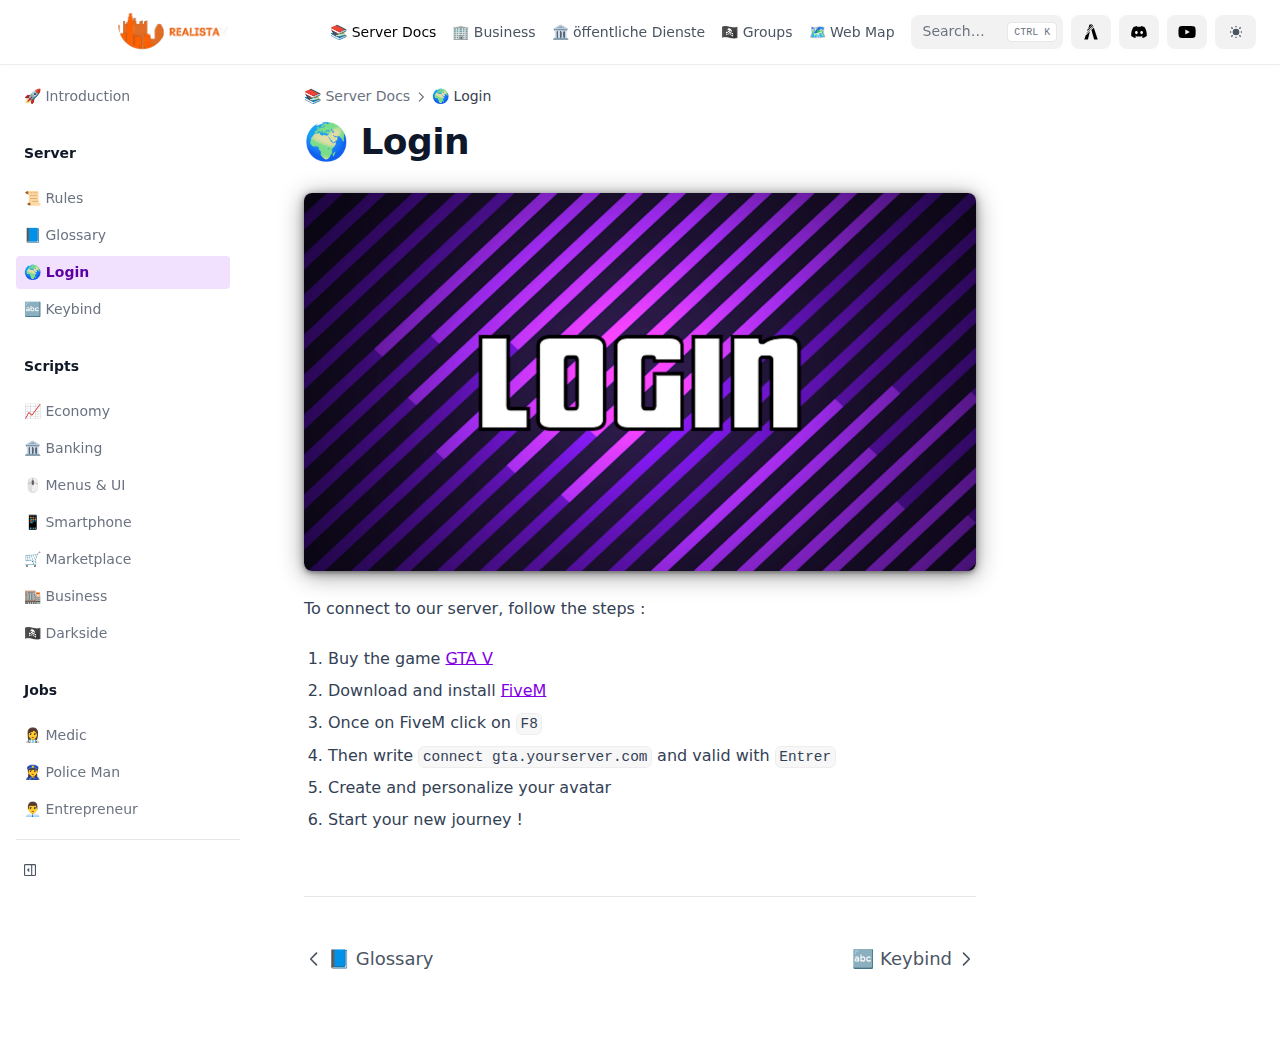
<file: docs/login.html>
<!DOCTYPE html><html><head><meta charSet="utf-8"/><title>🌍 Login – FRVGS</title><meta name="robots" content="index,follow"/><meta property="og:title" content="🌍 Login – FRVGS"/><style>
        :root {
          --frvgs-primary-hue: 274deg;
          --frvgs-navbar-height: 4rem;
          --frvgs-menu-height: 3.75rem;
          --frvgs-banner-height: 2.5rem;
        }
        
        .dark {
          --frvgs-primary-hue: 274deg;
        }
      </style><meta name="msapplication-TileColor" content="#fff"/><meta name="theme-color" content="#fff"/><meta name="viewport" content="width=device-width, initial-scale=1.0"/><meta http-equiv="Content-Language" content="en"/><meta name="description" content="FRVGS RP Server"/><meta name="og:description" content="FRVGS RP Server"/><meta name="twitter:card" content="summary_large_image"/><meta name="twitter:image" content="https://frvgs.com/api/og?title=🌍 Login"/><meta name="twitter:site:domain" content="frvgs.com"/><meta name="twitter:url" content="https://frvgs.com"/><meta name="og:title" content="🌍 Login – FRVGS"/><meta name="og:image" content="https://frvgs.com/api/og?title=🌍 Login"/><meta name="apple-mobile-web-app-title" content="FRVGS"/><link rel="icon" href="/favicon.svg" type="image/svg+xml"/><link rel="icon" href="/favicon.png" type="image/png"/><link rel="icon" href="/favicon-dark.svg" type="image/svg+xml" media="(prefers-color-scheme: dark)"/><link rel="icon" href="/favicon-dark.png" type="image/png" media="(prefers-color-scheme: dark)"/><meta name="next-head-count" content="22"/><link data-next-font="" rel="preconnect" href="/" crossorigin="anonymous"/><link rel="preload" href="/_next/static/css/0facec5ee078cb38.css" as="style"/><link rel="stylesheet" href="/_next/static/css/0facec5ee078cb38.css" data-n-g=""/><noscript data-n-css=""></noscript><script defer="" nomodule="" src="/_next/static/chunks/polyfills-78c92fac7aa8fdd8.js"></script><script src="/_next/static/chunks/webpack-38cee4c0e358b1a3.js" defer=""></script><script src="/_next/static/chunks/framework-b6523445b2c29790.js" defer=""></script><script src="/_next/static/chunks/main-865b84032a3be65c.js" defer=""></script><script src="/_next/static/chunks/pages/_app-7438a5935ab65222.js" defer=""></script><script src="/_next/static/chunks/220-34feffbd2cd1f96f.js" defer=""></script><script src="/_next/static/chunks/pages/docs/login-aa21dc0c6ff8e86b.js" defer=""></script><script src="/_next/static/DVqkjXkPOK7qGtmCyMARt/_buildManifest.js" defer=""></script><script src="/_next/static/DVqkjXkPOK7qGtmCyMARt/_ssgManifest.js" defer=""></script></head><body><div id="__next"><script>!function(){try{var d=document.documentElement,c=d.classList;c.remove('light','dark');var e=localStorage.getItem('theme');if('system'===e||(!e&&true)){var t='(prefers-color-scheme: dark)',m=window.matchMedia(t);if(m.media!==t||m.matches){d.style.colorScheme = 'dark';c.add('dark')}else{d.style.colorScheme = 'light';c.add('light')}}else if(e){c.add(e|| '')}if(e==='light'||e==='dark')d.style.colorScheme=e}catch(e){}}()</script><div dir="ltr"><script>document.documentElement.setAttribute('dir','ltr')</script><div class="nextra-nav-container nx-sticky nx-top-0 nx-z-20 nx-w-full nx-bg-transparent print:nx-hidden"><div class="nextra-nav-container-blur nx-pointer-events-none nx-absolute nx-z-[-1] nx-h-full nx-w-full nx-bg-white dark:nx-bg-dark nx-shadow-[0_2px_4px_rgba(0,0,0,.02),0_1px_0_rgba(0,0,0,.06)] dark:nx-shadow-[0_-1px_0_rgba(255,255,255,.1)_inset] contrast-more:nx-shadow-[0_0_0_1px_#000] contrast-more:dark:nx-shadow-[0_0_0_1px_#fff]"></div><nav class="nx-mx-auto nx-flex nx-h-[var(--frvgs-navbar-height)] nx-max-w-[90rem] nx-items-center nx-justify-end nx-gap-2 nx-pl-[max(env(safe-area-inset-left),1.5rem)] nx-pr-[max(env(safe-area-inset-right),1.5rem)]"><a class="nx-flex nx-items-center hover:nx-opacity-75 ltr:nx-mr-auto rtl:nx-ml-auto" href="/"><img height="100" class="ylogo" alt="logo" src="/logo.svg"/></a><a class="nx-text-sm contrast-more:nx-text-gray-700 contrast-more:dark:nx-text-gray-100 nx-relative -nx-ml-2 nx-hidden nx-whitespace-nowrap nx-p-2 md:nx-inline-block nx-font-medium nx-subpixel-antialiased" aria-current="true" href="/docs"><span class="nx-absolute nx-inset-x-0 nx-text-center nxNavTxt">📚 Server Docs</span><span class="nx-invisible nx-font-medium">📚 Server Docs</span></a><a class="nx-text-sm contrast-more:nx-text-gray-700 contrast-more:dark:nx-text-gray-100 nx-relative -nx-ml-2 nx-hidden nx-whitespace-nowrap nx-p-2 md:nx-inline-block nx-text-gray-600 hover:nx-text-gray-800 dark:nx-text-gray-400 dark:hover:nx-text-gray-200" aria-current="false" href="/business"><span class="nx-absolute nx-inset-x-0 nx-text-center nxNavTxt">🏢 Business</span><span class="nx-invisible nx-font-medium">🏢 Business</span></a><a class="nx-text-sm contrast-more:nx-text-gray-700 contrast-more:dark:nx-text-gray-100 nx-relative -nx-ml-2 nx-hidden nx-whitespace-nowrap nx-p-2 md:nx-inline-block nx-text-gray-600 hover:nx-text-gray-800 dark:nx-text-gray-400 dark:hover:nx-text-gray-200" aria-current="false" href="/city"><span class="nx-absolute nx-inset-x-0 nx-text-center nxNavTxt">🏛 öffentliche Dienste</span><span class="nx-invisible nx-font-medium">🏛 öffentliche Dienste</span></a><a class="nx-text-sm contrast-more:nx-text-gray-700 contrast-more:dark:nx-text-gray-100 nx-relative -nx-ml-2 nx-hidden nx-whitespace-nowrap nx-p-2 md:nx-inline-block nx-text-gray-600 hover:nx-text-gray-800 dark:nx-text-gray-400 dark:hover:nx-text-gray-200" aria-current="false" href="/groups"><span class="nx-absolute nx-inset-x-0 nx-text-center nxNavTxt">🏴‍☠️ Groups</span><span class="nx-invisible nx-font-medium">🏴‍☠️ Groups</span></a><a class="nx-text-sm contrast-more:nx-text-gray-700 contrast-more:dark:nx-text-gray-100 nx-relative -nx-ml-2 nx-hidden nx-whitespace-nowrap nx-p-2 md:nx-inline-block nx-text-gray-600 hover:nx-text-gray-800 dark:nx-text-gray-400 dark:hover:nx-text-gray-200" aria-current="false" href="/webmap"><span class="nx-absolute nx-inset-x-0 nx-text-center nxNavTxt">🗺 Web Map</span><span class="nx-invisible nx-font-medium">🗺 Web Map</span></a><div class="nextra-search nx-relative md:nx-w-64 nx-hidden md:nx-inline-block mx-min-w-[200px]"><div class="nx-relative nx-flex nx-items-center nx-text-gray-900 contrast-more:nx-text-gray-800 dark:nx-text-gray-300 contrast-more:dark:nx-text-gray-300"><input spellcheck="false" class="nx-block nx-w-full nx-appearance-none nx-rounded-lg nx-px-3 nx-py-2 nx-transition-colors nx-text-base nx-leading-tight md:nx-text-sm nx-bg-black/[.05] dark:nx-bg-gray-50/10 focus:nx-bg-white dark:focus:nx-bg-dark placeholder:nx-text-gray-500 dark:placeholder:nx-text-gray-400 contrast-more:nx-border contrast-more:nx-border-current" type="search" placeholder="Search…" value=""/></div></div><a href="https://forum.cfx.re/" target="_blank" rel="noreferrer" class="dark:hover:nx-bg-fivem hover:nx-bg-fivem nx-text-current nx-bg-black/[.05] dark:nx-bg-gray-50/10 nx-rounded-lg nx-px-2 nx-py-custom nx-transition-colors contrast-more:nx-border contrast-more:nx-border-current"><svg width="24" height="24" fill="currentColor" xmlns="http://www.w3.org/2000/svg" viewBox="0 0 24 24"><title>FiveM</title><polygon points="6.69 15.52 10.95 11.32 8.85 19.4 5.28 19.4 6.69 15.52"></polygon><polygon points="14.04 5.58 8.11 11.32 8.85 9.35 13.73 4.66 14.04 5.58"></polygon><polygon points="7.62 12.93 11.63 8.85 11.63 9.53 7.31 13.79 7.62 12.93"></polygon><polygon points="18.72 19.4 15.15 19.4 12.37 9.9 14.84 7.74 18.72 19.4"></polygon><polygon points="14.47 6.76 12.12 9.04 12 8.48 14.22 6.26 14.47 6.76"></polygon><polygon points="13.42 4.6 9.22 8.54 10.58 4.6 13.42 4.6"></polygon></svg><span class="nx-sr-only">FiveM</span><span class="nx-sr-only nx-select-none"> (opens in a new tab)</span></a><a href="https://discord.gg/" target="_blank" rel="noreferrer" class="dark:hover:nx-bg-discord hover:nx-bg-discord nx-text-current nx-bg-black/[.05] dark:nx-bg-gray-50/10 nx-rounded-lg nx-px-2 nx-py-custom nx-transition-colors contrast-more:nx-border contrast-more:nx-border-current"><svg width="24" height="24" fill="currentColor" xmlns="http://www.w3.org/2000/svg" viewBox="0 0 24 24"><title>Discord</title><path d="M17.43,7.01c-1-.46-2.07-.8-3.19-.99-.02,0-.04,0-.05,.02-.14,.24-.29,.56-.4,.82-1.2-.18-2.4-.18-3.58,0-.11-.26-.26-.57-.4-.82-.01-.02-.03-.03-.05-.02-1.12,.19-2.19,.53-3.19,.99,0,0-.02,0-.02,.02-2.03,3.03-2.59,5.99-2.31,8.92,0,.01,0,.03,.02,.04,1.34,.98,2.64,1.58,3.91,1.98,.02,0,.04,0,.05-.02,.3-.41,.57-.85,.8-1.3,.01-.03,0-.06-.03-.07-.43-.16-.83-.36-1.22-.58-.03-.02-.03-.06,0-.08,.08-.06,.16-.13,.24-.19,.01-.01,.03-.01,.05,0,2.56,1.17,5.34,1.17,7.87,0,.02,0,.04,0,.05,0,.08,.06,.16,.13,.24,.19,.03,.02,.03,.07,0,.08-.39,.23-.8,.42-1.22,.58-.03,.01-.04,.04-.03,.07,.24,.46,.5,.89,.8,1.3,.01,.02,.03,.02,.05,.02,1.28-.4,2.58-.99,3.92-1.98,.01,0,.02-.02,.02-.04,.33-3.38-.55-6.31-2.32-8.92,0,0-.01-.01-.02-.02Zm-8.03,7.16c-.77,0-1.41-.71-1.41-1.58s.62-1.58,1.41-1.58,1.42,.71,1.41,1.58c0,.87-.62,1.58-1.41,1.58Zm5.21,0c-.77,0-1.41-.71-1.41-1.58s.62-1.58,1.41-1.58,1.42,.71,1.41,1.58c0,.87-.62,1.58-1.41,1.58Z"></path></svg><span class="nx-sr-only">Discord</span><span class="nx-sr-only nx-select-none"> (opens in a new tab)</span></a><a href="https://youtube.com/" target="_blank" rel="noreferrer" class="hidden md:block dark:hover:nx-bg-youtube hover:nx-bg-youtube nx-text-current nx-bg-black/[.05] dark:nx-bg-gray-50/10 nx-rounded-lg nx-px-2 nx-py-custom nx-transition-colors contrast-more:nx-border contrast-more:nx-border-current"><svg width="24" height="24" fill="currentColor" xmlns="http://www.w3.org/2000/svg" viewBox="0 0 24 24"><title>Youtube</title><path d="M12.1,5.95h.1c.88,0,5.37,.04,6.58,.36,.74,.2,1.32,.78,1.52,1.53,.11,.41,.19,.95,.24,1.51v.11s.03,.28,.03,.28v.11c.08,.98,.09,1.9,.09,2.11v.08c0,.21-.01,1.19-.09,2.22v.11s-.02,.11-.02,.11c-.05,.62-.13,1.23-.25,1.68-.2,.74-.78,1.33-1.52,1.53-1.25,.34-5.99,.36-6.65,.36h-.15c-.33,0-1.71,0-3.15-.06h-.18s-.09-.01-.09-.01h-.18s-.18-.02-.18-.02c-1.19-.05-2.33-.14-2.86-.28-.74-.2-1.32-.78-1.52-1.53-.12-.45-.2-1.06-.25-1.68v-.11s-.02-.11-.02-.11c-.05-.73-.08-1.46-.09-2.19v-.13c0-.23,.01-1.03,.07-1.91v-.11s.01-.06,.01-.06v-.11s.03-.28,.03-.28v-.11c.06-.56,.14-1.1,.25-1.51,.2-.74,.78-1.33,1.52-1.53,.52-.14,1.66-.23,2.86-.28h.18s.19-.01,.19-.01h.09s.18-.01,.18-.01c1.02-.03,2.05-.05,3.07-.05h.21Zm-1.78,3.45v5.18l4.47-2.59-4.47-2.59Z"></path></svg><span class="nx-sr-only">Youtube</span><span class="nx-sr-only nx-select-none"> (opens in a new tab)</span></a><div><button title="Change theme" class="nx-h-custom nx-bg-themeswitch dark:nx-bg-themeswitch nx-rounded-lg nx-px-2 nx-py-custom nx-transition-colors contrast-more:nx-border contrast-more:nx-border-current nx-text-left nx-text-xs nx-font-medium nx-text-gray-600 dark:nx-text-gray-400 mr-2 hover:nx-bg-themeswitch dark:hover:nx-bg-themeswitch hover:nx-text-gray-900 dark:hover:nx-text-gray-50" id="headlessui-listbox-button-:Rah96:" type="button" aria-haspopup="listbox" aria-expanded="false" data-headlessui-state=""><div class="nx-flex nx-items-center nx-gap-2 nx-capitalize"><svg fill="none" viewBox="3 3 18 18" width="12" height="12" stroke="currentColor"><path stroke-linecap="round" stroke-linejoin="round" stroke-width="2" fill="currentColor" d="M12 3v1m0 16v1m9-9h-1M4 12H3m15.364 6.364l-.707-.707M6.343 6.343l-.707-.707m12.728 0l-.707.707M6.343 17.657l-.707.707M16 12a4 4 0 11-8 0 4 4 0 018 0z"></path></svg></div></button></div><button type="button" aria-label="Menu" class="nextra-hamburger -nx-mr-2 nx-rounded nx-p-2 active:nx-bg-gray-400/20 md:nx-hidden"><svg fill="none" width="24" height="24" viewBox="0 0 24 24" stroke="currentColor" class=""><g><path stroke-linecap="round" stroke-linejoin="round" stroke-width="2" d="M4 6h16"></path></g><path stroke-linecap="round" stroke-linejoin="round" stroke-width="2" d="M4 12h16"></path><g><path stroke-linecap="round" stroke-linejoin="round" stroke-width="2" d="M4 18h16"></path></g></svg></button></nav></div><div class="nx-mx-auto nx-flex nx-max-w-[90rem]"><div class="motion-reduce:nx-transition-none [transition:background-color_1.5s_ease] nx-bg-transparent"></div><aside class="nextra-sidebar-container nx-flex nx-flex-col md:nx-top-16 md:nx-shrink-0 motion-reduce:nx-transform-none nx-transform-gpu nx-transition-all nx-ease-in-out print:nx-hidden md:nx-w-64 md:nx-sticky md:nx-self-start max-md:[transform:translate3d(0,-100%,0)]"><div class="nx-px-4 nx-pt-4 md:nx-hidden"><div class="nextra-search nx-relative md:nx-w-64"><div class="nx-relative nx-flex nx-items-center nx-text-gray-900 contrast-more:nx-text-gray-800 dark:nx-text-gray-300 contrast-more:dark:nx-text-gray-300"><input spellcheck="false" class="nx-block nx-w-full nx-appearance-none nx-rounded-lg nx-px-3 nx-py-2 nx-transition-colors nx-text-base nx-leading-tight md:nx-text-sm nx-bg-black/[.05] dark:nx-bg-gray-50/10 focus:nx-bg-white dark:focus:nx-bg-dark placeholder:nx-text-gray-500 dark:placeholder:nx-text-gray-400 contrast-more:nx-border contrast-more:nx-border-current" type="search" placeholder="Search…" value=""/></div></div></div><div class="nx-overflow-y-auto nx-overflow-x-hidden nx-p-4 nx-grow md:nx-h-[calc(100vh-var(--frvgs-navbar-height)-var(--frvgs-menu-height))] nextra-scrollbar"><div class="nx-transform-gpu nx-overflow-hidden nx-transition-all nx-ease-in-out motion-reduce:nx-transition-none"><div class="nx-transition-opacity nx-duration-500 nx-ease-in-out motion-reduce:nx-transition-none nx-opacity-100"><ul class="nx-flex nx-flex-col nx-gap-1 nextra-menu-desktop max-md:nx-hidden"><li class="nx-flex nx-flex-col nx-gap-1"><a class="nx-flex nx-rounded nx-px-2 nx-py-1.5 nx-text-sm nx-transition-colors [word-break:break-word] nx-cursor-pointer [-webkit-tap-highlight-color:transparent] [-webkit-touch-callout:none] contrast-more:nx-border nx-text-gray-500 hover:nx-bg-gray-100 hover:nx-text-gray-900 dark:nx-text-neutral-400 dark:hover:nx-bg-primary-100/5 dark:hover:nx-text-gray-50 contrast-more:nx-text-gray-900 contrast-more:dark:nx-text-gray-50 contrast-more:nx-border-transparent contrast-more:hover:nx-border-gray-900 contrast-more:dark:hover:nx-border-gray-50" href="/docs">🚀 Introduction</a></li><li class="[word-break:break-word] nx-mt-5 nx-mb-2 nx-px-2 nx-py-1.5 nx-text-sm nx-font-semibold nx-text-gray-900 first:nx-mt-0 dark:nx-text-gray-100"><span class="cursor-default">Server</span></li><li class="nx-flex nx-flex-col nx-gap-1"><a class="nx-flex nx-rounded nx-px-2 nx-py-1.5 nx-text-sm nx-transition-colors [word-break:break-word] nx-cursor-pointer [-webkit-tap-highlight-color:transparent] [-webkit-touch-callout:none] contrast-more:nx-border nx-text-gray-500 hover:nx-bg-gray-100 hover:nx-text-gray-900 dark:nx-text-neutral-400 dark:hover:nx-bg-primary-100/5 dark:hover:nx-text-gray-50 contrast-more:nx-text-gray-900 contrast-more:dark:nx-text-gray-50 contrast-more:nx-border-transparent contrast-more:hover:nx-border-gray-900 contrast-more:dark:hover:nx-border-gray-50" href="/docs/rules">📜 Rules</a></li><li class="nx-flex nx-flex-col nx-gap-1"><a class="nx-flex nx-rounded nx-px-2 nx-py-1.5 nx-text-sm nx-transition-colors [word-break:break-word] nx-cursor-pointer [-webkit-tap-highlight-color:transparent] [-webkit-touch-callout:none] contrast-more:nx-border nx-text-gray-500 hover:nx-bg-gray-100 hover:nx-text-gray-900 dark:nx-text-neutral-400 dark:hover:nx-bg-primary-100/5 dark:hover:nx-text-gray-50 contrast-more:nx-text-gray-900 contrast-more:dark:nx-text-gray-50 contrast-more:nx-border-transparent contrast-more:hover:nx-border-gray-900 contrast-more:dark:hover:nx-border-gray-50" href="/docs/definitions">📘 Glossary</a></li><li class="nx-flex nx-flex-col nx-gap-1 active"><a class="nx-flex nx-rounded nx-px-2 nx-py-1.5 nx-text-sm nx-transition-colors [word-break:break-word] nx-cursor-pointer [-webkit-tap-highlight-color:transparent] [-webkit-touch-callout:none] contrast-more:nx-border nx-bg-primary-100 nx-font-semibold nx-text-primary-800 dark:nx-bg-primary-400/10 dark:nx-text-primary-600 contrast-more:nx-border-primary-500 contrast-more:dark:nx-border-primary-500" href="/docs/login">🌍 Login</a></li><li class="nx-flex nx-flex-col nx-gap-1"><a class="nx-flex nx-rounded nx-px-2 nx-py-1.5 nx-text-sm nx-transition-colors [word-break:break-word] nx-cursor-pointer [-webkit-tap-highlight-color:transparent] [-webkit-touch-callout:none] contrast-more:nx-border nx-text-gray-500 hover:nx-bg-gray-100 hover:nx-text-gray-900 dark:nx-text-neutral-400 dark:hover:nx-bg-primary-100/5 dark:hover:nx-text-gray-50 contrast-more:nx-text-gray-900 contrast-more:dark:nx-text-gray-50 contrast-more:nx-border-transparent contrast-more:hover:nx-border-gray-900 contrast-more:dark:hover:nx-border-gray-50" href="/docs/keybind">🔤 Keybind</a></li><li class="[word-break:break-word] nx-mt-5 nx-mb-2 nx-px-2 nx-py-1.5 nx-text-sm nx-font-semibold nx-text-gray-900 first:nx-mt-0 dark:nx-text-gray-100"><span class="cursor-default">Scripts</span></li><li class="nx-flex nx-flex-col nx-gap-1"><a class="nx-flex nx-rounded nx-px-2 nx-py-1.5 nx-text-sm nx-transition-colors [word-break:break-word] nx-cursor-pointer [-webkit-tap-highlight-color:transparent] [-webkit-touch-callout:none] contrast-more:nx-border nx-text-gray-500 hover:nx-bg-gray-100 hover:nx-text-gray-900 dark:nx-text-neutral-400 dark:hover:nx-bg-primary-100/5 dark:hover:nx-text-gray-50 contrast-more:nx-text-gray-900 contrast-more:dark:nx-text-gray-50 contrast-more:nx-border-transparent contrast-more:hover:nx-border-gray-900 contrast-more:dark:hover:nx-border-gray-50" href="/docs/login#">📈 Economy</a></li><li class="nx-flex nx-flex-col nx-gap-1"><a class="nx-flex nx-rounded nx-px-2 nx-py-1.5 nx-text-sm nx-transition-colors [word-break:break-word] nx-cursor-pointer [-webkit-tap-highlight-color:transparent] [-webkit-touch-callout:none] contrast-more:nx-border nx-text-gray-500 hover:nx-bg-gray-100 hover:nx-text-gray-900 dark:nx-text-neutral-400 dark:hover:nx-bg-primary-100/5 dark:hover:nx-text-gray-50 contrast-more:nx-text-gray-900 contrast-more:dark:nx-text-gray-50 contrast-more:nx-border-transparent contrast-more:hover:nx-border-gray-900 contrast-more:dark:hover:nx-border-gray-50" href="/docs/login#">🏛 Banking</a></li><li class="nx-flex nx-flex-col nx-gap-1"><a class="nx-flex nx-rounded nx-px-2 nx-py-1.5 nx-text-sm nx-transition-colors [word-break:break-word] nx-cursor-pointer [-webkit-tap-highlight-color:transparent] [-webkit-touch-callout:none] contrast-more:nx-border nx-text-gray-500 hover:nx-bg-gray-100 hover:nx-text-gray-900 dark:nx-text-neutral-400 dark:hover:nx-bg-primary-100/5 dark:hover:nx-text-gray-50 contrast-more:nx-text-gray-900 contrast-more:dark:nx-text-gray-50 contrast-more:nx-border-transparent contrast-more:hover:nx-border-gray-900 contrast-more:dark:hover:nx-border-gray-50" href="/docs/login#">🖱 Menus &amp; UI</a></li><li class="nx-flex nx-flex-col nx-gap-1"><a class="nx-flex nx-rounded nx-px-2 nx-py-1.5 nx-text-sm nx-transition-colors [word-break:break-word] nx-cursor-pointer [-webkit-tap-highlight-color:transparent] [-webkit-touch-callout:none] contrast-more:nx-border nx-text-gray-500 hover:nx-bg-gray-100 hover:nx-text-gray-900 dark:nx-text-neutral-400 dark:hover:nx-bg-primary-100/5 dark:hover:nx-text-gray-50 contrast-more:nx-text-gray-900 contrast-more:dark:nx-text-gray-50 contrast-more:nx-border-transparent contrast-more:hover:nx-border-gray-900 contrast-more:dark:hover:nx-border-gray-50" href="/docs/login#">📱 Smartphone</a></li><li class="nx-flex nx-flex-col nx-gap-1"><a class="nx-flex nx-rounded nx-px-2 nx-py-1.5 nx-text-sm nx-transition-colors [word-break:break-word] nx-cursor-pointer [-webkit-tap-highlight-color:transparent] [-webkit-touch-callout:none] contrast-more:nx-border nx-text-gray-500 hover:nx-bg-gray-100 hover:nx-text-gray-900 dark:nx-text-neutral-400 dark:hover:nx-bg-primary-100/5 dark:hover:nx-text-gray-50 contrast-more:nx-text-gray-900 contrast-more:dark:nx-text-gray-50 contrast-more:nx-border-transparent contrast-more:hover:nx-border-gray-900 contrast-more:dark:hover:nx-border-gray-50" href="/docs/login#">🛒 Marketplace</a></li><li class="nx-flex nx-flex-col nx-gap-1"><a class="nx-flex nx-rounded nx-px-2 nx-py-1.5 nx-text-sm nx-transition-colors [word-break:break-word] nx-cursor-pointer [-webkit-tap-highlight-color:transparent] [-webkit-touch-callout:none] contrast-more:nx-border nx-text-gray-500 hover:nx-bg-gray-100 hover:nx-text-gray-900 dark:nx-text-neutral-400 dark:hover:nx-bg-primary-100/5 dark:hover:nx-text-gray-50 contrast-more:nx-text-gray-900 contrast-more:dark:nx-text-gray-50 contrast-more:nx-border-transparent contrast-more:hover:nx-border-gray-900 contrast-more:dark:hover:nx-border-gray-50" href="/docs/login#">🏬 Business</a></li><li class="nx-flex nx-flex-col nx-gap-1"><a class="nx-flex nx-rounded nx-px-2 nx-py-1.5 nx-text-sm nx-transition-colors [word-break:break-word] nx-cursor-pointer [-webkit-tap-highlight-color:transparent] [-webkit-touch-callout:none] contrast-more:nx-border nx-text-gray-500 hover:nx-bg-gray-100 hover:nx-text-gray-900 dark:nx-text-neutral-400 dark:hover:nx-bg-primary-100/5 dark:hover:nx-text-gray-50 contrast-more:nx-text-gray-900 contrast-more:dark:nx-text-gray-50 contrast-more:nx-border-transparent contrast-more:hover:nx-border-gray-900 contrast-more:dark:hover:nx-border-gray-50" href="/docs/login#">🏴‍☠️ Darkside</a></li><li class="[word-break:break-word] nx-mt-5 nx-mb-2 nx-px-2 nx-py-1.5 nx-text-sm nx-font-semibold nx-text-gray-900 first:nx-mt-0 dark:nx-text-gray-100"><span class="cursor-default">Jobs</span></li><li class="nx-flex nx-flex-col nx-gap-1"><a class="nx-flex nx-rounded nx-px-2 nx-py-1.5 nx-text-sm nx-transition-colors [word-break:break-word] nx-cursor-pointer [-webkit-tap-highlight-color:transparent] [-webkit-touch-callout:none] contrast-more:nx-border nx-text-gray-500 hover:nx-bg-gray-100 hover:nx-text-gray-900 dark:nx-text-neutral-400 dark:hover:nx-bg-primary-100/5 dark:hover:nx-text-gray-50 contrast-more:nx-text-gray-900 contrast-more:dark:nx-text-gray-50 contrast-more:nx-border-transparent contrast-more:hover:nx-border-gray-900 contrast-more:dark:hover:nx-border-gray-50" href="/docs/login#">👩‍⚕ Medic</a></li><li class="nx-flex nx-flex-col nx-gap-1"><a class="nx-flex nx-rounded nx-px-2 nx-py-1.5 nx-text-sm nx-transition-colors [word-break:break-word] nx-cursor-pointer [-webkit-tap-highlight-color:transparent] [-webkit-touch-callout:none] contrast-more:nx-border nx-text-gray-500 hover:nx-bg-gray-100 hover:nx-text-gray-900 dark:nx-text-neutral-400 dark:hover:nx-bg-primary-100/5 dark:hover:nx-text-gray-50 contrast-more:nx-text-gray-900 contrast-more:dark:nx-text-gray-50 contrast-more:nx-border-transparent contrast-more:hover:nx-border-gray-900 contrast-more:dark:hover:nx-border-gray-50" href="/docs/login#">👮‍♀ Police Man</a></li><li class="nx-flex nx-flex-col nx-gap-1"><a class="nx-flex nx-rounded nx-px-2 nx-py-1.5 nx-text-sm nx-transition-colors [word-break:break-word] nx-cursor-pointer [-webkit-tap-highlight-color:transparent] [-webkit-touch-callout:none] contrast-more:nx-border nx-text-gray-500 hover:nx-bg-gray-100 hover:nx-text-gray-900 dark:nx-text-neutral-400 dark:hover:nx-bg-primary-100/5 dark:hover:nx-text-gray-50 contrast-more:nx-text-gray-900 contrast-more:dark:nx-text-gray-50 contrast-more:nx-border-transparent contrast-more:hover:nx-border-gray-900 contrast-more:dark:hover:nx-border-gray-50" href="/docs/login#">👨‍💼 Entrepreneur</a></li><li class="nx-flex nx-flex-col nx-gap-1"><a class="nx-flex nx-rounded nx-px-2 nx-py-1.5 nx-text-sm nx-transition-colors [word-break:break-word] nx-cursor-pointer [-webkit-tap-highlight-color:transparent] [-webkit-touch-callout:none] contrast-more:nx-border nx-text-gray-500 hover:nx-bg-gray-100 hover:nx-text-gray-900 dark:nx-text-neutral-400 dark:hover:nx-bg-primary-100/5 dark:hover:nx-text-gray-50 contrast-more:nx-text-gray-900 contrast-more:dark:nx-text-gray-50 contrast-more:nx-border-transparent contrast-more:hover:nx-border-gray-900 contrast-more:dark:hover:nx-border-gray-50" href="/docs/login#">👩🏽‍🚒 Fire Fighter</a></li><li class="nx-flex nx-flex-col nx-gap-1"><a class="nx-flex nx-rounded nx-px-2 nx-py-1.5 nx-text-sm nx-transition-colors [word-break:break-word] nx-cursor-pointer [-webkit-tap-highlight-color:transparent] [-webkit-touch-callout:none] contrast-more:nx-border nx-text-gray-500 hover:nx-bg-gray-100 hover:nx-text-gray-900 dark:nx-text-neutral-400 dark:hover:nx-bg-primary-100/5 dark:hover:nx-text-gray-50 contrast-more:nx-text-gray-900 contrast-more:dark:nx-text-gray-50 contrast-more:nx-border-transparent contrast-more:hover:nx-border-gray-900 contrast-more:dark:hover:nx-border-gray-50" href="/docs/login#">👩🏽‍🌾 Farmer</a></li><li class="nx-flex nx-flex-col nx-gap-1"><a class="nx-flex nx-rounded nx-px-2 nx-py-1.5 nx-text-sm nx-transition-colors [word-break:break-word] nx-cursor-pointer [-webkit-tap-highlight-color:transparent] [-webkit-touch-callout:none] contrast-more:nx-border nx-text-gray-500 hover:nx-bg-gray-100 hover:nx-text-gray-900 dark:nx-text-neutral-400 dark:hover:nx-bg-primary-100/5 dark:hover:nx-text-gray-50 contrast-more:nx-text-gray-900 contrast-more:dark:nx-text-gray-50 contrast-more:nx-border-transparent contrast-more:hover:nx-border-gray-900 contrast-more:dark:hover:nx-border-gray-50" href="/docs/login#">👩🏽‍✈️ Layer</a></li><li class="nx-flex nx-flex-col nx-gap-1"><a class="nx-flex nx-rounded nx-px-2 nx-py-1.5 nx-text-sm nx-transition-colors [word-break:break-word] nx-cursor-pointer [-webkit-tap-highlight-color:transparent] [-webkit-touch-callout:none] contrast-more:nx-border nx-text-gray-500 hover:nx-bg-gray-100 hover:nx-text-gray-900 dark:nx-text-neutral-400 dark:hover:nx-bg-primary-100/5 dark:hover:nx-text-gray-50 contrast-more:nx-text-gray-900 contrast-more:dark:nx-text-gray-50 contrast-more:nx-border-transparent contrast-more:hover:nx-border-gray-900 contrast-more:dark:hover:nx-border-gray-50" href="/docs/login#">👩🏽‍🔧 Mechanics</a></li></ul></div></div></div><div class="nx-sticky nx-bottom-0 nx-bg-white dark:nx-bg-dark nx-mx-4 nx-py-4 nx-shadow-[0_-12px_16px_#fff] nx-flex nx-items-center nx-gap-2 dark:nx-border-neutral-800 dark:nx-shadow-[0_-12px_16px_#111] contrast-more:nx-border-neutral-400 contrast-more:nx-shadow-none contrast-more:dark:nx-shadow-none nx-border-t" data-toggle-animation="off"><button title="Hide sidebar" class="max-md:nx-hidden nx-h-7 nx-rounded-md nx-transition-colors nx-text-gray-600 dark:nx-text-gray-400 nx-px-2 hover:nx-bg-gray-100 hover:nx-text-gray-900 dark:hover:nx-bg-primary-100/5 dark:hover:nx-text-gray-50"><svg height="12" width="12" viewBox="0 0 16 16" fill="currentColor"><path fill-rule="evenodd" d="M4.177 7.823l2.396-2.396A.25.25 0 017 5.604v4.792a.25.25 0 01-.427.177L4.177 8.177a.25.25 0 010-.354z" class=""></path><path fill-rule="evenodd" d="M0 1.75C0 .784.784 0 1.75 0h12.5C15.216 0 16 .784 16 1.75v12.5A1.75 1.75 0 0114.25 16H1.75A1.75 1.75 0 010 14.25V1.75zm1.75-.25a.25.25 0 00-.25.25v12.5c0 .138.112.25.25.25H9.5v-13H1.75zm12.5 13H11v-13h3.25a.25.25 0 01.25.25v12.5a.25.25 0 01-.25.25z"></path></svg></button></div></aside><nav class="nextra-toc nx-order-last nx-hidden nx-w-64 nx-shrink-0 xl:nx-block print:nx-hidden nx-px-4" aria-label="table of contents"><div class="nextra-scrollbar nx-sticky nx-top-16 nx-overflow-y-auto nx-pr-4 nx-pt-6 nx-text-sm [hyphens:auto] nx-max-h-[calc(100vh-var(--frvgs-navbar-height)-env(safe-area-inset-bottom))] ltr:-nx-mr-4 rtl:-nx-ml-4"></div></nav><div id="reach-skip-nav"></div><article class="nx-w-full nx-break-words nextra-content nx-flex nx-min-h-[calc(100vh-var(--frvgs-navbar-height))] nx-min-w-0 nx-justify-center nx-pb-8 nx-pr-[calc(env(safe-area-inset-right)-1.5rem)]"><main class="nx-w-full nx-min-w-0 nx-max-w-6xl nx-px-6 nx-pt-4 md:nx-px-12"><div class="nextra-breadcrumb nx-mt-1.5 nx-flex nx-items-center nx-gap-1 nx-overflow-hidden nx-text-sm nx-text-gray-500 dark:nx-text-gray-400 contrast-more:nx-text-current"><div class="nx-whitespace-nowrap nx-transition-colors nx-min-w-[24px] nx-overflow-hidden nx-text-ellipsis" title="📚 Server Docs">📚 Server Docs</div><svg fill="none" viewBox="0 0 24 24" stroke="currentColor" class="nx-w-3.5 nx-shrink-0"><path stroke-linecap="round" stroke-linejoin="round" stroke-width="2" d="M9 5l7 7-7 7"></path></svg><div class="nx-whitespace-nowrap nx-transition-colors nx-font-medium nx-text-gray-700 contrast-more:nx-font-bold contrast-more:nx-text-current dark:nx-text-gray-100 contrast-more:dark:nx-text-current" title="🌍 Login">🌍 Login</div></div><h1 class="nx-mt-2 nx-text-4xl nx-font-bold nx-tracking-tight nx-text-slate-900 dark:nx-text-slate-100">🌍 Login</h1>
<br/>
<figure class="docsImages"><img alt="login" loading="lazy" width="1920" height="1080" decoding="async" data-nimg="1" style="color:transparent;background-size:cover;background-position:50% 50%;background-repeat:no-repeat;background-image:url(&quot;data:image/svg+xml;charset=utf-8,%3Csvg xmlns=&#x27;http%3A//www.w3.org/2000/svg&#x27; viewBox=&#x27;0 0 8 5&#x27;%3E%3Cfilter id=&#x27;b&#x27; color-interpolation-filters=&#x27;sRGB&#x27;%3E%3CfeGaussianBlur stdDeviation=&#x27;1&#x27;/%3E%3C/filter%3E%3Cimage preserveAspectRatio=&#x27;none&#x27; filter=&#x27;url(%23b)&#x27; x=&#x27;0&#x27; y=&#x27;0&#x27; height=&#x27;100%25&#x27; width=&#x27;100%25&#x27; href=&#x27;[data-uri]&#x27;/%3E%3C/svg%3E&quot;)" src="/_next/static/media/login.4a5d072c.png"/></figure>
<p class="nx-mt-6 nx-leading-7 first:nx-mt-0">To connect to our server, follow the steps :</p>
<ol class="nx-mt-6 nx-list-decimal first:nx-mt-0 ltr:nx-ml-6 rtl:nx-mr-6">
<li class="nx-my-2">Buy the game <a href="https://www.rockstargames.com/fr/gta-v" target="_blank" rel="noreferrer" class="nx-text-primary-600 nx-underline nx-decoration-from-font [text-underline-position:from-font]">GTA V<span class="nx-sr-only nx-select-none"> (opens in a new tab)</span></a></li>
<li class="nx-my-2">Download and install <a href="https://fivem.net" target="_blank" rel="noreferrer" class="nx-text-primary-600 nx-underline nx-decoration-from-font [text-underline-position:from-font]">FiveM<span class="nx-sr-only nx-select-none"> (opens in a new tab)</span></a></li>
<li class="nx-my-2">Once on FiveM click on <code class="nx-border-black nx-border-opacity-[0.04] nx-bg-opacity-[0.03] nx-bg-black nx-break-words nx-rounded-md nx-border nx-py-0.5 nx-px-[.25em] nx-text-[.9em] dark:nx-border-white/10 dark:nx-bg-white/10" dir="ltr">F8</code></li>
<li class="nx-my-2">Then write <code class="nx-border-black nx-border-opacity-[0.04] nx-bg-opacity-[0.03] nx-bg-black nx-break-words nx-rounded-md nx-border nx-py-0.5 nx-px-[.25em] nx-text-[.9em] dark:nx-border-white/10 dark:nx-bg-white/10" dir="ltr">connect gta.yourserver.com</code> and valid with <code class="nx-border-black nx-border-opacity-[0.04] nx-bg-opacity-[0.03] nx-bg-black nx-break-words nx-rounded-md nx-border nx-py-0.5 nx-px-[.25em] nx-text-[.9em] dark:nx-border-white/10 dark:nx-bg-white/10" dir="ltr">Entrer</code></li>
<li class="nx-my-2">Create and personalize your avatar</li>
<li class="nx-my-2">Start your new journey !</li>
</ol><div class="nx-mt-16"></div><div class="nx-mb-8 nx-flex nx-items-center nx-border-t nx-pt-8 dark:nx-border-neutral-800 contrast-more:nx-border-neutral-400 dark:contrast-more:nx-border-neutral-400 print:nx-hidden"><a title="📘 Glossary" class="nx-flex nx-max-w-[50%] nx-items-center nx-gap-1 nx-py-4 nx-text-base nx-font-medium nx-text-gray-600 nx-transition-colors [word-break:break-word] hover:nx-text-primary-600 dark:nx-text-gray-300 md:nx-text-lg ltr:nx-pr-4 rtl:nx-pl-4" href="/docs/definitions"><svg fill="none" viewBox="0 0 24 24" stroke="currentColor" class="nx-inline nx-h-5 nx-shrink-0 ltr:nx-rotate-180"><path stroke-linecap="round" stroke-linejoin="round" stroke-width="2" d="M9 5l7 7-7 7"></path></svg>📘 Glossary</a><a title="🔤 Keybind" class="nx-flex nx-max-w-[50%] nx-items-center nx-gap-1 nx-py-4 nx-text-base nx-font-medium nx-text-gray-600 nx-transition-colors [word-break:break-word] hover:nx-text-primary-600 dark:nx-text-gray-300 md:nx-text-lg ltr:nx-ml-auto ltr:nx-pl-4 ltr:nx-text-right rtl:nx-mr-auto rtl:nx-pr-4 rtl:nx-text-left" href="/docs/keybind">🔤 Keybind<svg fill="none" viewBox="0 0 24 24" stroke="currentColor" class="nx-inline nx-h-5 nx-shrink-0 rtl:nx-rotate-180"><path stroke-linecap="round" stroke-linejoin="round" stroke-width="2" d="M9 5l7 7-7 7"></path></svg></a></div></main></article></div></div></div><script id="__NEXT_DATA__" type="application/json">{"props":{"pageProps":{}},"page":"/docs/login","query":{},"buildId":"DVqkjXkPOK7qGtmCyMARt","nextExport":true,"autoExport":true,"isFallback":false,"scriptLoader":[]}</script></body></html>
</file>
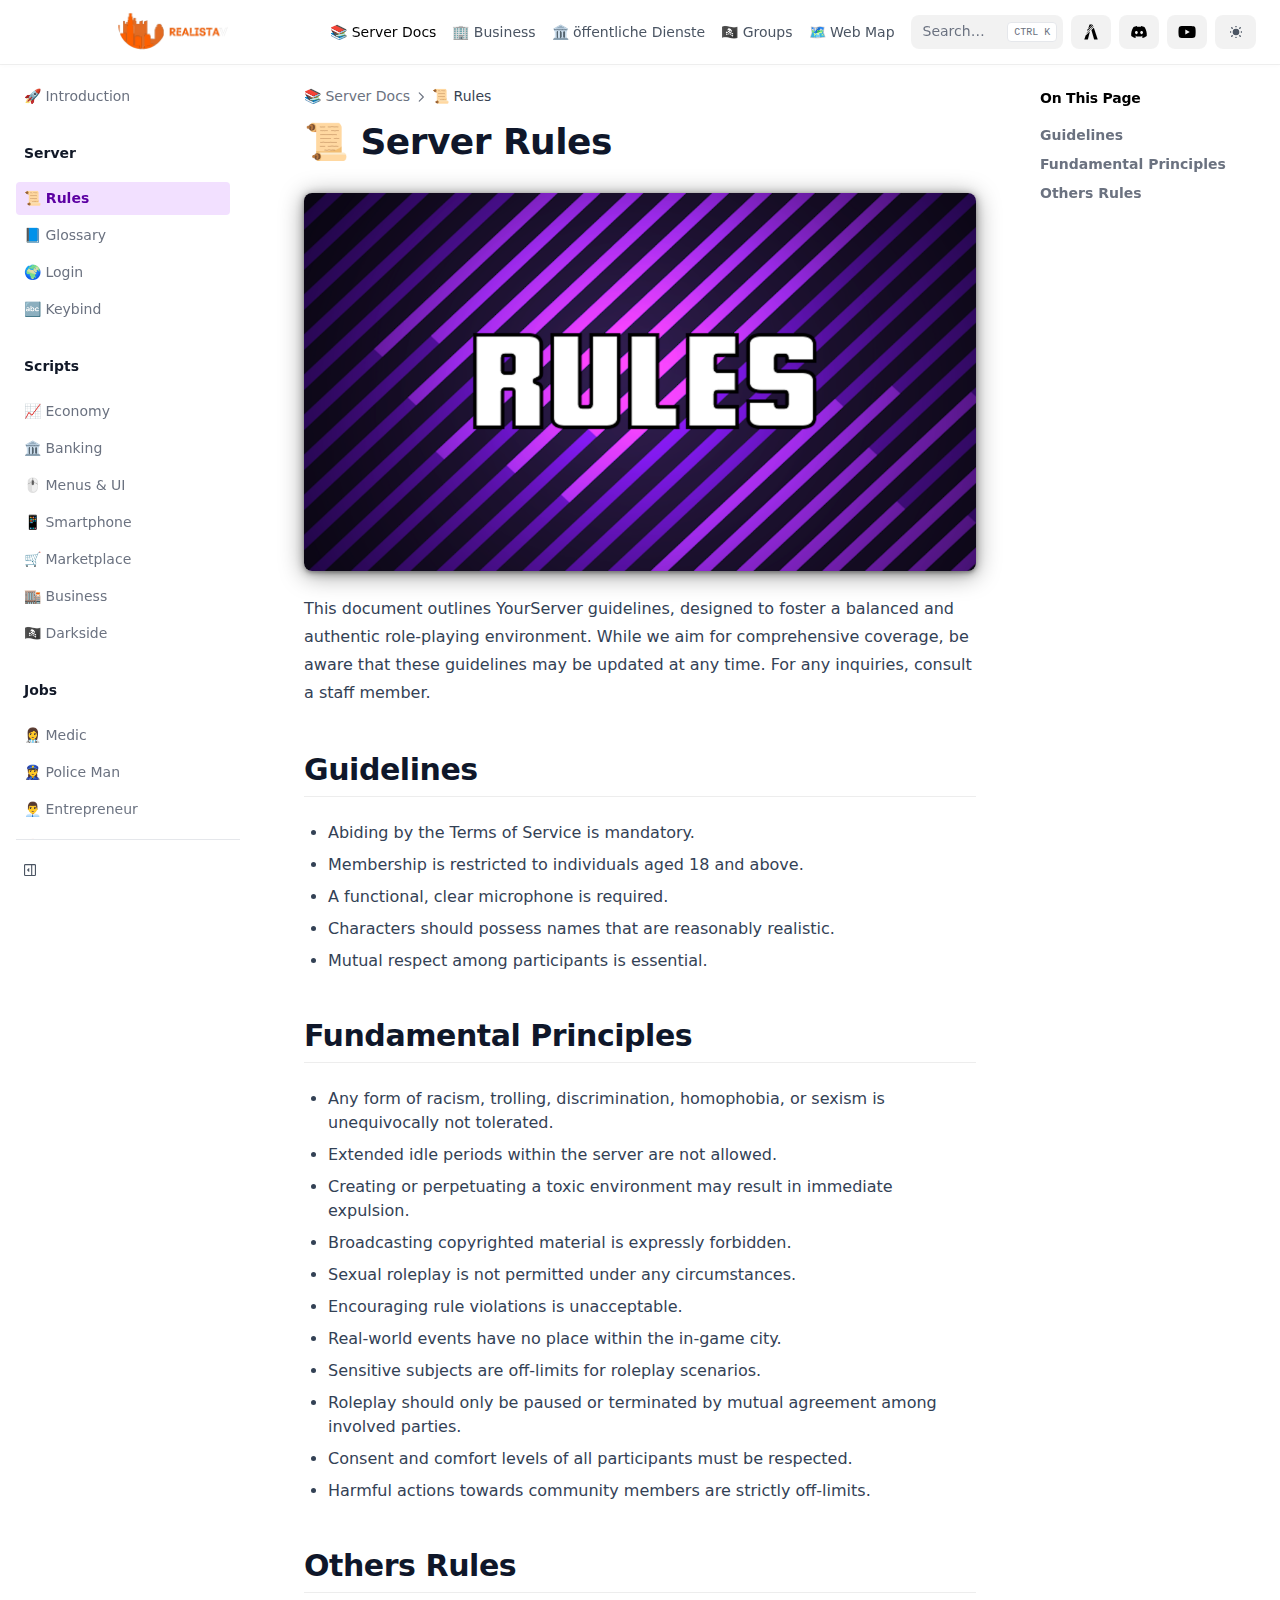
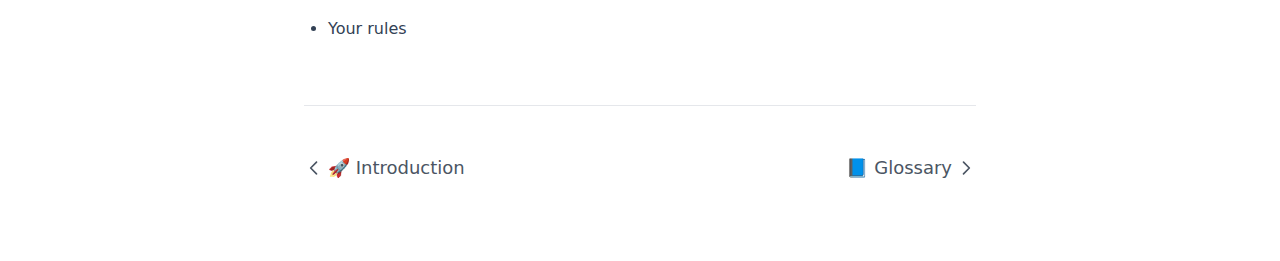
<file: docs/rules.html>
<!DOCTYPE html><html><head><meta charSet="utf-8"/><title>📜 Server Rules – FRVGS</title><meta name="robots" content="index,follow"/><meta property="og:title" content="📜 Server Rules – FRVGS"/><style>
        :root {
          --frvgs-primary-hue: 274deg;
          --frvgs-navbar-height: 4rem;
          --frvgs-menu-height: 3.75rem;
          --frvgs-banner-height: 2.5rem;
        }
        
        .dark {
          --frvgs-primary-hue: 274deg;
        }
      </style><meta name="msapplication-TileColor" content="#fff"/><meta name="theme-color" content="#fff"/><meta name="viewport" content="width=device-width, initial-scale=1.0"/><meta http-equiv="Content-Language" content="en"/><meta name="description" content="FRVGS RP Server"/><meta name="og:description" content="FRVGS RP Server"/><meta name="twitter:card" content="summary_large_image"/><meta name="twitter:image" content="https://frvgs.com/api/og?title=📜 Server Rules"/><meta name="twitter:site:domain" content="frvgs.com"/><meta name="twitter:url" content="https://frvgs.com"/><meta name="og:title" content="📜 Server Rules – FRVGS"/><meta name="og:image" content="https://frvgs.com/api/og?title=📜 Server Rules"/><meta name="apple-mobile-web-app-title" content="FRVGS"/><link rel="icon" href="/favicon.svg" type="image/svg+xml"/><link rel="icon" href="/favicon.png" type="image/png"/><link rel="icon" href="/favicon-dark.svg" type="image/svg+xml" media="(prefers-color-scheme: dark)"/><link rel="icon" href="/favicon-dark.png" type="image/png" media="(prefers-color-scheme: dark)"/><meta name="next-head-count" content="22"/><link data-next-font="" rel="preconnect" href="/" crossorigin="anonymous"/><link rel="preload" href="/_next/static/css/0facec5ee078cb38.css" as="style"/><link rel="stylesheet" href="/_next/static/css/0facec5ee078cb38.css" data-n-g=""/><noscript data-n-css=""></noscript><script defer="" nomodule="" src="/_next/static/chunks/polyfills-78c92fac7aa8fdd8.js"></script><script src="/_next/static/chunks/webpack-38cee4c0e358b1a3.js" defer=""></script><script src="/_next/static/chunks/framework-b6523445b2c29790.js" defer=""></script><script src="/_next/static/chunks/main-865b84032a3be65c.js" defer=""></script><script src="/_next/static/chunks/pages/_app-7438a5935ab65222.js" defer=""></script><script src="/_next/static/chunks/220-34feffbd2cd1f96f.js" defer=""></script><script src="/_next/static/chunks/pages/docs/rules-e2c27db8abc9643b.js" defer=""></script><script src="/_next/static/DVqkjXkPOK7qGtmCyMARt/_buildManifest.js" defer=""></script><script src="/_next/static/DVqkjXkPOK7qGtmCyMARt/_ssgManifest.js" defer=""></script></head><body><div id="__next"><script>!function(){try{var d=document.documentElement,c=d.classList;c.remove('light','dark');var e=localStorage.getItem('theme');if('system'===e||(!e&&true)){var t='(prefers-color-scheme: dark)',m=window.matchMedia(t);if(m.media!==t||m.matches){d.style.colorScheme = 'dark';c.add('dark')}else{d.style.colorScheme = 'light';c.add('light')}}else if(e){c.add(e|| '')}if(e==='light'||e==='dark')d.style.colorScheme=e}catch(e){}}()</script><div dir="ltr"><script>document.documentElement.setAttribute('dir','ltr')</script><div class="nextra-nav-container nx-sticky nx-top-0 nx-z-20 nx-w-full nx-bg-transparent print:nx-hidden"><div class="nextra-nav-container-blur nx-pointer-events-none nx-absolute nx-z-[-1] nx-h-full nx-w-full nx-bg-white dark:nx-bg-dark nx-shadow-[0_2px_4px_rgba(0,0,0,.02),0_1px_0_rgba(0,0,0,.06)] dark:nx-shadow-[0_-1px_0_rgba(255,255,255,.1)_inset] contrast-more:nx-shadow-[0_0_0_1px_#000] contrast-more:dark:nx-shadow-[0_0_0_1px_#fff]"></div><nav class="nx-mx-auto nx-flex nx-h-[var(--frvgs-navbar-height)] nx-max-w-[90rem] nx-items-center nx-justify-end nx-gap-2 nx-pl-[max(env(safe-area-inset-left),1.5rem)] nx-pr-[max(env(safe-area-inset-right),1.5rem)]"><a class="nx-flex nx-items-center hover:nx-opacity-75 ltr:nx-mr-auto rtl:nx-ml-auto" href="/"><img height="100" class="ylogo" alt="logo" src="/logo.svg"/></a><a class="nx-text-sm contrast-more:nx-text-gray-700 contrast-more:dark:nx-text-gray-100 nx-relative -nx-ml-2 nx-hidden nx-whitespace-nowrap nx-p-2 md:nx-inline-block nx-font-medium nx-subpixel-antialiased" aria-current="true" href="/docs"><span class="nx-absolute nx-inset-x-0 nx-text-center nxNavTxt">📚 Server Docs</span><span class="nx-invisible nx-font-medium">📚 Server Docs</span></a><a class="nx-text-sm contrast-more:nx-text-gray-700 contrast-more:dark:nx-text-gray-100 nx-relative -nx-ml-2 nx-hidden nx-whitespace-nowrap nx-p-2 md:nx-inline-block nx-text-gray-600 hover:nx-text-gray-800 dark:nx-text-gray-400 dark:hover:nx-text-gray-200" aria-current="false" href="/business"><span class="nx-absolute nx-inset-x-0 nx-text-center nxNavTxt">🏢 Business</span><span class="nx-invisible nx-font-medium">🏢 Business</span></a><a class="nx-text-sm contrast-more:nx-text-gray-700 contrast-more:dark:nx-text-gray-100 nx-relative -nx-ml-2 nx-hidden nx-whitespace-nowrap nx-p-2 md:nx-inline-block nx-text-gray-600 hover:nx-text-gray-800 dark:nx-text-gray-400 dark:hover:nx-text-gray-200" aria-current="false" href="/city"><span class="nx-absolute nx-inset-x-0 nx-text-center nxNavTxt">🏛 öffentliche Dienste</span><span class="nx-invisible nx-font-medium">🏛 öffentliche Dienste</span></a><a class="nx-text-sm contrast-more:nx-text-gray-700 contrast-more:dark:nx-text-gray-100 nx-relative -nx-ml-2 nx-hidden nx-whitespace-nowrap nx-p-2 md:nx-inline-block nx-text-gray-600 hover:nx-text-gray-800 dark:nx-text-gray-400 dark:hover:nx-text-gray-200" aria-current="false" href="/groups"><span class="nx-absolute nx-inset-x-0 nx-text-center nxNavTxt">🏴‍☠️ Groups</span><span class="nx-invisible nx-font-medium">🏴‍☠️ Groups</span></a><a class="nx-text-sm contrast-more:nx-text-gray-700 contrast-more:dark:nx-text-gray-100 nx-relative -nx-ml-2 nx-hidden nx-whitespace-nowrap nx-p-2 md:nx-inline-block nx-text-gray-600 hover:nx-text-gray-800 dark:nx-text-gray-400 dark:hover:nx-text-gray-200" aria-current="false" href="/webmap"><span class="nx-absolute nx-inset-x-0 nx-text-center nxNavTxt">🗺 Web Map</span><span class="nx-invisible nx-font-medium">🗺 Web Map</span></a><div class="nextra-search nx-relative md:nx-w-64 nx-hidden md:nx-inline-block mx-min-w-[200px]"><div class="nx-relative nx-flex nx-items-center nx-text-gray-900 contrast-more:nx-text-gray-800 dark:nx-text-gray-300 contrast-more:dark:nx-text-gray-300"><input spellcheck="false" class="nx-block nx-w-full nx-appearance-none nx-rounded-lg nx-px-3 nx-py-2 nx-transition-colors nx-text-base nx-leading-tight md:nx-text-sm nx-bg-black/[.05] dark:nx-bg-gray-50/10 focus:nx-bg-white dark:focus:nx-bg-dark placeholder:nx-text-gray-500 dark:placeholder:nx-text-gray-400 contrast-more:nx-border contrast-more:nx-border-current" type="search" placeholder="Search…" value=""/></div></div><a href="https://forum.cfx.re/" target="_blank" rel="noreferrer" class="dark:hover:nx-bg-fivem hover:nx-bg-fivem nx-text-current nx-bg-black/[.05] dark:nx-bg-gray-50/10 nx-rounded-lg nx-px-2 nx-py-custom nx-transition-colors contrast-more:nx-border contrast-more:nx-border-current"><svg width="24" height="24" fill="currentColor" xmlns="http://www.w3.org/2000/svg" viewBox="0 0 24 24"><title>FiveM</title><polygon points="6.69 15.52 10.95 11.32 8.85 19.4 5.28 19.4 6.69 15.52"></polygon><polygon points="14.04 5.58 8.11 11.32 8.85 9.35 13.73 4.66 14.04 5.58"></polygon><polygon points="7.62 12.93 11.63 8.85 11.63 9.53 7.31 13.79 7.62 12.93"></polygon><polygon points="18.72 19.4 15.15 19.4 12.37 9.9 14.84 7.74 18.72 19.4"></polygon><polygon points="14.47 6.76 12.12 9.04 12 8.48 14.22 6.26 14.47 6.76"></polygon><polygon points="13.42 4.6 9.22 8.54 10.58 4.6 13.42 4.6"></polygon></svg><span class="nx-sr-only">FiveM</span><span class="nx-sr-only nx-select-none"> (opens in a new tab)</span></a><a href="https://discord.gg/" target="_blank" rel="noreferrer" class="dark:hover:nx-bg-discord hover:nx-bg-discord nx-text-current nx-bg-black/[.05] dark:nx-bg-gray-50/10 nx-rounded-lg nx-px-2 nx-py-custom nx-transition-colors contrast-more:nx-border contrast-more:nx-border-current"><svg width="24" height="24" fill="currentColor" xmlns="http://www.w3.org/2000/svg" viewBox="0 0 24 24"><title>Discord</title><path d="M17.43,7.01c-1-.46-2.07-.8-3.19-.99-.02,0-.04,0-.05,.02-.14,.24-.29,.56-.4,.82-1.2-.18-2.4-.18-3.58,0-.11-.26-.26-.57-.4-.82-.01-.02-.03-.03-.05-.02-1.12,.19-2.19,.53-3.19,.99,0,0-.02,0-.02,.02-2.03,3.03-2.59,5.99-2.31,8.92,0,.01,0,.03,.02,.04,1.34,.98,2.64,1.58,3.91,1.98,.02,0,.04,0,.05-.02,.3-.41,.57-.85,.8-1.3,.01-.03,0-.06-.03-.07-.43-.16-.83-.36-1.22-.58-.03-.02-.03-.06,0-.08,.08-.06,.16-.13,.24-.19,.01-.01,.03-.01,.05,0,2.56,1.17,5.34,1.17,7.87,0,.02,0,.04,0,.05,0,.08,.06,.16,.13,.24,.19,.03,.02,.03,.07,0,.08-.39,.23-.8,.42-1.22,.58-.03,.01-.04,.04-.03,.07,.24,.46,.5,.89,.8,1.3,.01,.02,.03,.02,.05,.02,1.28-.4,2.58-.99,3.92-1.98,.01,0,.02-.02,.02-.04,.33-3.38-.55-6.31-2.32-8.92,0,0-.01-.01-.02-.02Zm-8.03,7.16c-.77,0-1.41-.71-1.41-1.58s.62-1.58,1.41-1.58,1.42,.71,1.41,1.58c0,.87-.62,1.58-1.41,1.58Zm5.21,0c-.77,0-1.41-.71-1.41-1.58s.62-1.58,1.41-1.58,1.42,.71,1.41,1.58c0,.87-.62,1.58-1.41,1.58Z"></path></svg><span class="nx-sr-only">Discord</span><span class="nx-sr-only nx-select-none"> (opens in a new tab)</span></a><a href="https://youtube.com/" target="_blank" rel="noreferrer" class="hidden md:block dark:hover:nx-bg-youtube hover:nx-bg-youtube nx-text-current nx-bg-black/[.05] dark:nx-bg-gray-50/10 nx-rounded-lg nx-px-2 nx-py-custom nx-transition-colors contrast-more:nx-border contrast-more:nx-border-current"><svg width="24" height="24" fill="currentColor" xmlns="http://www.w3.org/2000/svg" viewBox="0 0 24 24"><title>Youtube</title><path d="M12.1,5.95h.1c.88,0,5.37,.04,6.58,.36,.74,.2,1.32,.78,1.52,1.53,.11,.41,.19,.95,.24,1.51v.11s.03,.28,.03,.28v.11c.08,.98,.09,1.9,.09,2.11v.08c0,.21-.01,1.19-.09,2.22v.11s-.02,.11-.02,.11c-.05,.62-.13,1.23-.25,1.68-.2,.74-.78,1.33-1.52,1.53-1.25,.34-5.99,.36-6.65,.36h-.15c-.33,0-1.71,0-3.15-.06h-.18s-.09-.01-.09-.01h-.18s-.18-.02-.18-.02c-1.19-.05-2.33-.14-2.86-.28-.74-.2-1.32-.78-1.52-1.53-.12-.45-.2-1.06-.25-1.68v-.11s-.02-.11-.02-.11c-.05-.73-.08-1.46-.09-2.19v-.13c0-.23,.01-1.03,.07-1.91v-.11s.01-.06,.01-.06v-.11s.03-.28,.03-.28v-.11c.06-.56,.14-1.1,.25-1.51,.2-.74,.78-1.33,1.52-1.53,.52-.14,1.66-.23,2.86-.28h.18s.19-.01,.19-.01h.09s.18-.01,.18-.01c1.02-.03,2.05-.05,3.07-.05h.21Zm-1.78,3.45v5.18l4.47-2.59-4.47-2.59Z"></path></svg><span class="nx-sr-only">Youtube</span><span class="nx-sr-only nx-select-none"> (opens in a new tab)</span></a><div><button title="Change theme" class="nx-h-custom nx-bg-themeswitch dark:nx-bg-themeswitch nx-rounded-lg nx-px-2 nx-py-custom nx-transition-colors contrast-more:nx-border contrast-more:nx-border-current nx-text-left nx-text-xs nx-font-medium nx-text-gray-600 dark:nx-text-gray-400 mr-2 hover:nx-bg-themeswitch dark:hover:nx-bg-themeswitch hover:nx-text-gray-900 dark:hover:nx-text-gray-50" id="headlessui-listbox-button-:Rah96:" type="button" aria-haspopup="listbox" aria-expanded="false" data-headlessui-state=""><div class="nx-flex nx-items-center nx-gap-2 nx-capitalize"><svg fill="none" viewBox="3 3 18 18" width="12" height="12" stroke="currentColor"><path stroke-linecap="round" stroke-linejoin="round" stroke-width="2" fill="currentColor" d="M12 3v1m0 16v1m9-9h-1M4 12H3m15.364 6.364l-.707-.707M6.343 6.343l-.707-.707m12.728 0l-.707.707M6.343 17.657l-.707.707M16 12a4 4 0 11-8 0 4 4 0 018 0z"></path></svg></div></button></div><button type="button" aria-label="Menu" class="nextra-hamburger -nx-mr-2 nx-rounded nx-p-2 active:nx-bg-gray-400/20 md:nx-hidden"><svg fill="none" width="24" height="24" viewBox="0 0 24 24" stroke="currentColor" class=""><g><path stroke-linecap="round" stroke-linejoin="round" stroke-width="2" d="M4 6h16"></path></g><path stroke-linecap="round" stroke-linejoin="round" stroke-width="2" d="M4 12h16"></path><g><path stroke-linecap="round" stroke-linejoin="round" stroke-width="2" d="M4 18h16"></path></g></svg></button></nav></div><div class="nx-mx-auto nx-flex nx-max-w-[90rem]"><div class="motion-reduce:nx-transition-none [transition:background-color_1.5s_ease] nx-bg-transparent"></div><aside class="nextra-sidebar-container nx-flex nx-flex-col md:nx-top-16 md:nx-shrink-0 motion-reduce:nx-transform-none nx-transform-gpu nx-transition-all nx-ease-in-out print:nx-hidden md:nx-w-64 md:nx-sticky md:nx-self-start max-md:[transform:translate3d(0,-100%,0)]"><div class="nx-px-4 nx-pt-4 md:nx-hidden"><div class="nextra-search nx-relative md:nx-w-64"><div class="nx-relative nx-flex nx-items-center nx-text-gray-900 contrast-more:nx-text-gray-800 dark:nx-text-gray-300 contrast-more:dark:nx-text-gray-300"><input spellcheck="false" class="nx-block nx-w-full nx-appearance-none nx-rounded-lg nx-px-3 nx-py-2 nx-transition-colors nx-text-base nx-leading-tight md:nx-text-sm nx-bg-black/[.05] dark:nx-bg-gray-50/10 focus:nx-bg-white dark:focus:nx-bg-dark placeholder:nx-text-gray-500 dark:placeholder:nx-text-gray-400 contrast-more:nx-border contrast-more:nx-border-current" type="search" placeholder="Search…" value=""/></div></div></div><div class="nx-overflow-y-auto nx-overflow-x-hidden nx-p-4 nx-grow md:nx-h-[calc(100vh-var(--frvgs-navbar-height)-var(--frvgs-menu-height))] nextra-scrollbar"><div class="nx-transform-gpu nx-overflow-hidden nx-transition-all nx-ease-in-out motion-reduce:nx-transition-none"><div class="nx-transition-opacity nx-duration-500 nx-ease-in-out motion-reduce:nx-transition-none nx-opacity-100"><ul class="nx-flex nx-flex-col nx-gap-1 nextra-menu-desktop max-md:nx-hidden"><li class="nx-flex nx-flex-col nx-gap-1"><a class="nx-flex nx-rounded nx-px-2 nx-py-1.5 nx-text-sm nx-transition-colors [word-break:break-word] nx-cursor-pointer [-webkit-tap-highlight-color:transparent] [-webkit-touch-callout:none] contrast-more:nx-border nx-text-gray-500 hover:nx-bg-gray-100 hover:nx-text-gray-900 dark:nx-text-neutral-400 dark:hover:nx-bg-primary-100/5 dark:hover:nx-text-gray-50 contrast-more:nx-text-gray-900 contrast-more:dark:nx-text-gray-50 contrast-more:nx-border-transparent contrast-more:hover:nx-border-gray-900 contrast-more:dark:hover:nx-border-gray-50" href="/docs">🚀 Introduction</a></li><li class="[word-break:break-word] nx-mt-5 nx-mb-2 nx-px-2 nx-py-1.5 nx-text-sm nx-font-semibold nx-text-gray-900 first:nx-mt-0 dark:nx-text-gray-100"><span class="cursor-default">Server</span></li><li class="nx-flex nx-flex-col nx-gap-1 active"><a class="nx-flex nx-rounded nx-px-2 nx-py-1.5 nx-text-sm nx-transition-colors [word-break:break-word] nx-cursor-pointer [-webkit-tap-highlight-color:transparent] [-webkit-touch-callout:none] contrast-more:nx-border nx-bg-primary-100 nx-font-semibold nx-text-primary-800 dark:nx-bg-primary-400/10 dark:nx-text-primary-600 contrast-more:nx-border-primary-500 contrast-more:dark:nx-border-primary-500" href="/docs/rules">📜 Rules</a></li><li class="nx-flex nx-flex-col nx-gap-1"><a class="nx-flex nx-rounded nx-px-2 nx-py-1.5 nx-text-sm nx-transition-colors [word-break:break-word] nx-cursor-pointer [-webkit-tap-highlight-color:transparent] [-webkit-touch-callout:none] contrast-more:nx-border nx-text-gray-500 hover:nx-bg-gray-100 hover:nx-text-gray-900 dark:nx-text-neutral-400 dark:hover:nx-bg-primary-100/5 dark:hover:nx-text-gray-50 contrast-more:nx-text-gray-900 contrast-more:dark:nx-text-gray-50 contrast-more:nx-border-transparent contrast-more:hover:nx-border-gray-900 contrast-more:dark:hover:nx-border-gray-50" href="/docs/definitions">📘 Glossary</a></li><li class="nx-flex nx-flex-col nx-gap-1"><a class="nx-flex nx-rounded nx-px-2 nx-py-1.5 nx-text-sm nx-transition-colors [word-break:break-word] nx-cursor-pointer [-webkit-tap-highlight-color:transparent] [-webkit-touch-callout:none] contrast-more:nx-border nx-text-gray-500 hover:nx-bg-gray-100 hover:nx-text-gray-900 dark:nx-text-neutral-400 dark:hover:nx-bg-primary-100/5 dark:hover:nx-text-gray-50 contrast-more:nx-text-gray-900 contrast-more:dark:nx-text-gray-50 contrast-more:nx-border-transparent contrast-more:hover:nx-border-gray-900 contrast-more:dark:hover:nx-border-gray-50" href="/docs/login">🌍 Login</a></li><li class="nx-flex nx-flex-col nx-gap-1"><a class="nx-flex nx-rounded nx-px-2 nx-py-1.5 nx-text-sm nx-transition-colors [word-break:break-word] nx-cursor-pointer [-webkit-tap-highlight-color:transparent] [-webkit-touch-callout:none] contrast-more:nx-border nx-text-gray-500 hover:nx-bg-gray-100 hover:nx-text-gray-900 dark:nx-text-neutral-400 dark:hover:nx-bg-primary-100/5 dark:hover:nx-text-gray-50 contrast-more:nx-text-gray-900 contrast-more:dark:nx-text-gray-50 contrast-more:nx-border-transparent contrast-more:hover:nx-border-gray-900 contrast-more:dark:hover:nx-border-gray-50" href="/docs/keybind">🔤 Keybind</a></li><li class="[word-break:break-word] nx-mt-5 nx-mb-2 nx-px-2 nx-py-1.5 nx-text-sm nx-font-semibold nx-text-gray-900 first:nx-mt-0 dark:nx-text-gray-100"><span class="cursor-default">Scripts</span></li><li class="nx-flex nx-flex-col nx-gap-1"><a class="nx-flex nx-rounded nx-px-2 nx-py-1.5 nx-text-sm nx-transition-colors [word-break:break-word] nx-cursor-pointer [-webkit-tap-highlight-color:transparent] [-webkit-touch-callout:none] contrast-more:nx-border nx-text-gray-500 hover:nx-bg-gray-100 hover:nx-text-gray-900 dark:nx-text-neutral-400 dark:hover:nx-bg-primary-100/5 dark:hover:nx-text-gray-50 contrast-more:nx-text-gray-900 contrast-more:dark:nx-text-gray-50 contrast-more:nx-border-transparent contrast-more:hover:nx-border-gray-900 contrast-more:dark:hover:nx-border-gray-50" href="/docs/rules#">📈 Economy</a></li><li class="nx-flex nx-flex-col nx-gap-1"><a class="nx-flex nx-rounded nx-px-2 nx-py-1.5 nx-text-sm nx-transition-colors [word-break:break-word] nx-cursor-pointer [-webkit-tap-highlight-color:transparent] [-webkit-touch-callout:none] contrast-more:nx-border nx-text-gray-500 hover:nx-bg-gray-100 hover:nx-text-gray-900 dark:nx-text-neutral-400 dark:hover:nx-bg-primary-100/5 dark:hover:nx-text-gray-50 contrast-more:nx-text-gray-900 contrast-more:dark:nx-text-gray-50 contrast-more:nx-border-transparent contrast-more:hover:nx-border-gray-900 contrast-more:dark:hover:nx-border-gray-50" href="/docs/rules#">🏛 Banking</a></li><li class="nx-flex nx-flex-col nx-gap-1"><a class="nx-flex nx-rounded nx-px-2 nx-py-1.5 nx-text-sm nx-transition-colors [word-break:break-word] nx-cursor-pointer [-webkit-tap-highlight-color:transparent] [-webkit-touch-callout:none] contrast-more:nx-border nx-text-gray-500 hover:nx-bg-gray-100 hover:nx-text-gray-900 dark:nx-text-neutral-400 dark:hover:nx-bg-primary-100/5 dark:hover:nx-text-gray-50 contrast-more:nx-text-gray-900 contrast-more:dark:nx-text-gray-50 contrast-more:nx-border-transparent contrast-more:hover:nx-border-gray-900 contrast-more:dark:hover:nx-border-gray-50" href="/docs/rules#">🖱 Menus &amp; UI</a></li><li class="nx-flex nx-flex-col nx-gap-1"><a class="nx-flex nx-rounded nx-px-2 nx-py-1.5 nx-text-sm nx-transition-colors [word-break:break-word] nx-cursor-pointer [-webkit-tap-highlight-color:transparent] [-webkit-touch-callout:none] contrast-more:nx-border nx-text-gray-500 hover:nx-bg-gray-100 hover:nx-text-gray-900 dark:nx-text-neutral-400 dark:hover:nx-bg-primary-100/5 dark:hover:nx-text-gray-50 contrast-more:nx-text-gray-900 contrast-more:dark:nx-text-gray-50 contrast-more:nx-border-transparent contrast-more:hover:nx-border-gray-900 contrast-more:dark:hover:nx-border-gray-50" href="/docs/rules#">📱 Smartphone</a></li><li class="nx-flex nx-flex-col nx-gap-1"><a class="nx-flex nx-rounded nx-px-2 nx-py-1.5 nx-text-sm nx-transition-colors [word-break:break-word] nx-cursor-pointer [-webkit-tap-highlight-color:transparent] [-webkit-touch-callout:none] contrast-more:nx-border nx-text-gray-500 hover:nx-bg-gray-100 hover:nx-text-gray-900 dark:nx-text-neutral-400 dark:hover:nx-bg-primary-100/5 dark:hover:nx-text-gray-50 contrast-more:nx-text-gray-900 contrast-more:dark:nx-text-gray-50 contrast-more:nx-border-transparent contrast-more:hover:nx-border-gray-900 contrast-more:dark:hover:nx-border-gray-50" href="/docs/rules#">🛒 Marketplace</a></li><li class="nx-flex nx-flex-col nx-gap-1"><a class="nx-flex nx-rounded nx-px-2 nx-py-1.5 nx-text-sm nx-transition-colors [word-break:break-word] nx-cursor-pointer [-webkit-tap-highlight-color:transparent] [-webkit-touch-callout:none] contrast-more:nx-border nx-text-gray-500 hover:nx-bg-gray-100 hover:nx-text-gray-900 dark:nx-text-neutral-400 dark:hover:nx-bg-primary-100/5 dark:hover:nx-text-gray-50 contrast-more:nx-text-gray-900 contrast-more:dark:nx-text-gray-50 contrast-more:nx-border-transparent contrast-more:hover:nx-border-gray-900 contrast-more:dark:hover:nx-border-gray-50" href="/docs/rules#">🏬 Business</a></li><li class="nx-flex nx-flex-col nx-gap-1"><a class="nx-flex nx-rounded nx-px-2 nx-py-1.5 nx-text-sm nx-transition-colors [word-break:break-word] nx-cursor-pointer [-webkit-tap-highlight-color:transparent] [-webkit-touch-callout:none] contrast-more:nx-border nx-text-gray-500 hover:nx-bg-gray-100 hover:nx-text-gray-900 dark:nx-text-neutral-400 dark:hover:nx-bg-primary-100/5 dark:hover:nx-text-gray-50 contrast-more:nx-text-gray-900 contrast-more:dark:nx-text-gray-50 contrast-more:nx-border-transparent contrast-more:hover:nx-border-gray-900 contrast-more:dark:hover:nx-border-gray-50" href="/docs/rules#">🏴‍☠️ Darkside</a></li><li class="[word-break:break-word] nx-mt-5 nx-mb-2 nx-px-2 nx-py-1.5 nx-text-sm nx-font-semibold nx-text-gray-900 first:nx-mt-0 dark:nx-text-gray-100"><span class="cursor-default">Jobs</span></li><li class="nx-flex nx-flex-col nx-gap-1"><a class="nx-flex nx-rounded nx-px-2 nx-py-1.5 nx-text-sm nx-transition-colors [word-break:break-word] nx-cursor-pointer [-webkit-tap-highlight-color:transparent] [-webkit-touch-callout:none] contrast-more:nx-border nx-text-gray-500 hover:nx-bg-gray-100 hover:nx-text-gray-900 dark:nx-text-neutral-400 dark:hover:nx-bg-primary-100/5 dark:hover:nx-text-gray-50 contrast-more:nx-text-gray-900 contrast-more:dark:nx-text-gray-50 contrast-more:nx-border-transparent contrast-more:hover:nx-border-gray-900 contrast-more:dark:hover:nx-border-gray-50" href="/docs/rules#">👩‍⚕ Medic</a></li><li class="nx-flex nx-flex-col nx-gap-1"><a class="nx-flex nx-rounded nx-px-2 nx-py-1.5 nx-text-sm nx-transition-colors [word-break:break-word] nx-cursor-pointer [-webkit-tap-highlight-color:transparent] [-webkit-touch-callout:none] contrast-more:nx-border nx-text-gray-500 hover:nx-bg-gray-100 hover:nx-text-gray-900 dark:nx-text-neutral-400 dark:hover:nx-bg-primary-100/5 dark:hover:nx-text-gray-50 contrast-more:nx-text-gray-900 contrast-more:dark:nx-text-gray-50 contrast-more:nx-border-transparent contrast-more:hover:nx-border-gray-900 contrast-more:dark:hover:nx-border-gray-50" href="/docs/rules#">👮‍♀ Police Man</a></li><li class="nx-flex nx-flex-col nx-gap-1"><a class="nx-flex nx-rounded nx-px-2 nx-py-1.5 nx-text-sm nx-transition-colors [word-break:break-word] nx-cursor-pointer [-webkit-tap-highlight-color:transparent] [-webkit-touch-callout:none] contrast-more:nx-border nx-text-gray-500 hover:nx-bg-gray-100 hover:nx-text-gray-900 dark:nx-text-neutral-400 dark:hover:nx-bg-primary-100/5 dark:hover:nx-text-gray-50 contrast-more:nx-text-gray-900 contrast-more:dark:nx-text-gray-50 contrast-more:nx-border-transparent contrast-more:hover:nx-border-gray-900 contrast-more:dark:hover:nx-border-gray-50" href="/docs/rules#">👨‍💼 Entrepreneur</a></li><li class="nx-flex nx-flex-col nx-gap-1"><a class="nx-flex nx-rounded nx-px-2 nx-py-1.5 nx-text-sm nx-transition-colors [word-break:break-word] nx-cursor-pointer [-webkit-tap-highlight-color:transparent] [-webkit-touch-callout:none] contrast-more:nx-border nx-text-gray-500 hover:nx-bg-gray-100 hover:nx-text-gray-900 dark:nx-text-neutral-400 dark:hover:nx-bg-primary-100/5 dark:hover:nx-text-gray-50 contrast-more:nx-text-gray-900 contrast-more:dark:nx-text-gray-50 contrast-more:nx-border-transparent contrast-more:hover:nx-border-gray-900 contrast-more:dark:hover:nx-border-gray-50" href="/docs/rules#">👩🏽‍🚒 Fire Fighter</a></li><li class="nx-flex nx-flex-col nx-gap-1"><a class="nx-flex nx-rounded nx-px-2 nx-py-1.5 nx-text-sm nx-transition-colors [word-break:break-word] nx-cursor-pointer [-webkit-tap-highlight-color:transparent] [-webkit-touch-callout:none] contrast-more:nx-border nx-text-gray-500 hover:nx-bg-gray-100 hover:nx-text-gray-900 dark:nx-text-neutral-400 dark:hover:nx-bg-primary-100/5 dark:hover:nx-text-gray-50 contrast-more:nx-text-gray-900 contrast-more:dark:nx-text-gray-50 contrast-more:nx-border-transparent contrast-more:hover:nx-border-gray-900 contrast-more:dark:hover:nx-border-gray-50" href="/docs/rules#">👩🏽‍🌾 Farmer</a></li><li class="nx-flex nx-flex-col nx-gap-1"><a class="nx-flex nx-rounded nx-px-2 nx-py-1.5 nx-text-sm nx-transition-colors [word-break:break-word] nx-cursor-pointer [-webkit-tap-highlight-color:transparent] [-webkit-touch-callout:none] contrast-more:nx-border nx-text-gray-500 hover:nx-bg-gray-100 hover:nx-text-gray-900 dark:nx-text-neutral-400 dark:hover:nx-bg-primary-100/5 dark:hover:nx-text-gray-50 contrast-more:nx-text-gray-900 contrast-more:dark:nx-text-gray-50 contrast-more:nx-border-transparent contrast-more:hover:nx-border-gray-900 contrast-more:dark:hover:nx-border-gray-50" href="/docs/rules#">👩🏽‍✈️ Layer</a></li><li class="nx-flex nx-flex-col nx-gap-1"><a class="nx-flex nx-rounded nx-px-2 nx-py-1.5 nx-text-sm nx-transition-colors [word-break:break-word] nx-cursor-pointer [-webkit-tap-highlight-color:transparent] [-webkit-touch-callout:none] contrast-more:nx-border nx-text-gray-500 hover:nx-bg-gray-100 hover:nx-text-gray-900 dark:nx-text-neutral-400 dark:hover:nx-bg-primary-100/5 dark:hover:nx-text-gray-50 contrast-more:nx-text-gray-900 contrast-more:dark:nx-text-gray-50 contrast-more:nx-border-transparent contrast-more:hover:nx-border-gray-900 contrast-more:dark:hover:nx-border-gray-50" href="/docs/rules#">👩🏽‍🔧 Mechanics</a></li></ul></div></div></div><div class="nx-sticky nx-bottom-0 nx-bg-white dark:nx-bg-dark nx-mx-4 nx-py-4 nx-shadow-[0_-12px_16px_#fff] nx-flex nx-items-center nx-gap-2 dark:nx-border-neutral-800 dark:nx-shadow-[0_-12px_16px_#111] contrast-more:nx-border-neutral-400 contrast-more:nx-shadow-none contrast-more:dark:nx-shadow-none nx-border-t" data-toggle-animation="off"><button title="Hide sidebar" class="max-md:nx-hidden nx-h-7 nx-rounded-md nx-transition-colors nx-text-gray-600 dark:nx-text-gray-400 nx-px-2 hover:nx-bg-gray-100 hover:nx-text-gray-900 dark:hover:nx-bg-primary-100/5 dark:hover:nx-text-gray-50"><svg height="12" width="12" viewBox="0 0 16 16" fill="currentColor"><path fill-rule="evenodd" d="M4.177 7.823l2.396-2.396A.25.25 0 017 5.604v4.792a.25.25 0 01-.427.177L4.177 8.177a.25.25 0 010-.354z" class=""></path><path fill-rule="evenodd" d="M0 1.75C0 .784.784 0 1.75 0h12.5C15.216 0 16 .784 16 1.75v12.5A1.75 1.75 0 0114.25 16H1.75A1.75 1.75 0 010 14.25V1.75zm1.75-.25a.25.25 0 00-.25.25v12.5c0 .138.112.25.25.25H9.5v-13H1.75zm12.5 13H11v-13h3.25a.25.25 0 01.25.25v12.5a.25.25 0 01-.25.25z"></path></svg></button></div></aside><nav class="nextra-toc nx-order-last nx-hidden nx-w-64 nx-shrink-0 xl:nx-block print:nx-hidden nx-px-4" aria-label="table of contents"><div class="nextra-scrollbar nx-sticky nx-top-16 nx-overflow-y-auto nx-pr-4 nx-pt-6 nx-text-sm [hyphens:auto] nx-max-h-[calc(100vh-var(--frvgs-navbar-height)-env(safe-area-inset-bottom))] ltr:-nx-mr-4 rtl:-nx-ml-4"><p class="nx-mb-4 nx-font-semibold nx-tracking-tight">On This Page</p><ul><li class="nx-my-2 nx-scroll-my-6 nx-scroll-py-6"><a href="#guidelines" class="nx-font-semibold nx-inline-block nx-text-gray-500 hover:nx-text-gray-900 dark:nx-text-gray-400 dark:hover:nx-text-gray-300 contrast-more:nx-text-gray-900 contrast-more:nx-underline contrast-more:dark:nx-text-gray-50 nx-w-full nx-break-words">Guidelines</a></li><li class="nx-my-2 nx-scroll-my-6 nx-scroll-py-6"><a href="#fundamental-principles" class="nx-font-semibold nx-inline-block nx-text-gray-500 hover:nx-text-gray-900 dark:nx-text-gray-400 dark:hover:nx-text-gray-300 contrast-more:nx-text-gray-900 contrast-more:nx-underline contrast-more:dark:nx-text-gray-50 nx-w-full nx-break-words">Fundamental Principles</a></li><li class="nx-my-2 nx-scroll-my-6 nx-scroll-py-6"><a href="#others-rules" class="nx-font-semibold nx-inline-block nx-text-gray-500 hover:nx-text-gray-900 dark:nx-text-gray-400 dark:hover:nx-text-gray-300 contrast-more:nx-text-gray-900 contrast-more:nx-underline contrast-more:dark:nx-text-gray-50 nx-w-full nx-break-words">Others Rules</a></li></ul></div></nav><div id="reach-skip-nav"></div><article class="nx-w-full nx-break-words nextra-content nx-flex nx-min-h-[calc(100vh-var(--frvgs-navbar-height))] nx-min-w-0 nx-justify-center nx-pb-8 nx-pr-[calc(env(safe-area-inset-right)-1.5rem)]"><main class="nx-w-full nx-min-w-0 nx-max-w-6xl nx-px-6 nx-pt-4 md:nx-px-12"><div class="nextra-breadcrumb nx-mt-1.5 nx-flex nx-items-center nx-gap-1 nx-overflow-hidden nx-text-sm nx-text-gray-500 dark:nx-text-gray-400 contrast-more:nx-text-current"><div class="nx-whitespace-nowrap nx-transition-colors nx-min-w-[24px] nx-overflow-hidden nx-text-ellipsis" title="📚 Server Docs">📚 Server Docs</div><svg fill="none" viewBox="0 0 24 24" stroke="currentColor" class="nx-w-3.5 nx-shrink-0"><path stroke-linecap="round" stroke-linejoin="round" stroke-width="2" d="M9 5l7 7-7 7"></path></svg><div class="nx-whitespace-nowrap nx-transition-colors nx-font-medium nx-text-gray-700 contrast-more:nx-font-bold contrast-more:nx-text-current dark:nx-text-gray-100 contrast-more:dark:nx-text-current" title="📜 Rules">📜 Rules</div></div><h1 class="nx-mt-2 nx-text-4xl nx-font-bold nx-tracking-tight nx-text-slate-900 dark:nx-text-slate-100">📜 Server Rules</h1>
<br/>
<figure class="docsImages"><img alt="Keybind" loading="lazy" width="1920" height="1080" decoding="async" data-nimg="1" style="color:transparent;background-size:cover;background-position:50% 50%;background-repeat:no-repeat;background-image:url(&quot;data:image/svg+xml;charset=utf-8,%3Csvg xmlns=&#x27;http%3A//www.w3.org/2000/svg&#x27; viewBox=&#x27;0 0 8 5&#x27;%3E%3Cfilter id=&#x27;b&#x27; color-interpolation-filters=&#x27;sRGB&#x27;%3E%3CfeGaussianBlur stdDeviation=&#x27;1&#x27;/%3E%3C/filter%3E%3Cimage preserveAspectRatio=&#x27;none&#x27; filter=&#x27;url(%23b)&#x27; x=&#x27;0&#x27; y=&#x27;0&#x27; height=&#x27;100%25&#x27; width=&#x27;100%25&#x27; href=&#x27;[data-uri]&#x27;/%3E%3C/svg%3E&quot;)" src="/_next/static/media/rules.76f7d6b1.png"/></figure>
<p class="nx-mt-6 nx-leading-7 first:nx-mt-0">This document outlines YourServer guidelines, designed to foster a balanced and authentic role-playing environment.
While we aim for comprehensive coverage, be aware that these guidelines may be updated at any time. For any inquiries, consult a staff member.</p>
<h2 class="nx-font-semibold nx-tracking-tight nx-text-slate-900 dark:nx-text-slate-100 nx-mt-10 nx-border-b nx-pb-1 nx-text-3xl nx-border-neutral-200/70 contrast-more:nx-border-neutral-400 dark:nx-border-primary-100/10 contrast-more:dark:nx-border-neutral-400">Guidelines<a href="#guidelines" id="guidelines" class="subheading-anchor" aria-label="Permalink for this section"></a></h2>
<ul class="nx-mt-6 nx-list-disc first:nx-mt-0 ltr:nx-ml-6 rtl:nx-mr-6">
<li class="nx-my-2">Abiding by the Terms of Service is mandatory.</li>
<li class="nx-my-2">Membership is restricted to individuals aged 18 and above.</li>
<li class="nx-my-2">A functional, clear microphone is required.</li>
<li class="nx-my-2">Characters should possess names that are reasonably realistic.</li>
<li class="nx-my-2">Mutual respect among participants is essential.</li>
</ul>
<h2 class="nx-font-semibold nx-tracking-tight nx-text-slate-900 dark:nx-text-slate-100 nx-mt-10 nx-border-b nx-pb-1 nx-text-3xl nx-border-neutral-200/70 contrast-more:nx-border-neutral-400 dark:nx-border-primary-100/10 contrast-more:dark:nx-border-neutral-400">Fundamental Principles<a href="#fundamental-principles" id="fundamental-principles" class="subheading-anchor" aria-label="Permalink for this section"></a></h2>
<ul class="nx-mt-6 nx-list-disc first:nx-mt-0 ltr:nx-ml-6 rtl:nx-mr-6">
<li class="nx-my-2">Any form of racism, trolling, discrimination, homophobia, or sexism is unequivocally not tolerated.</li>
<li class="nx-my-2">Extended idle periods within the server are not allowed.</li>
<li class="nx-my-2">Creating or perpetuating a toxic environment may result in immediate expulsion.</li>
<li class="nx-my-2">Broadcasting copyrighted material is expressly forbidden.</li>
<li class="nx-my-2">Sexual roleplay is not permitted under any circumstances.</li>
<li class="nx-my-2">Encouraging rule violations is unacceptable.</li>
<li class="nx-my-2">Real-world events have no place within the in-game city.</li>
<li class="nx-my-2">Sensitive subjects are off-limits for roleplay scenarios.</li>
<li class="nx-my-2">Roleplay should only be paused or terminated by mutual agreement among involved parties.</li>
<li class="nx-my-2">Consent and comfort levels of all participants must be respected.</li>
<li class="nx-my-2">Harmful actions towards community members are strictly off-limits.</li>
</ul>
<h2 class="nx-font-semibold nx-tracking-tight nx-text-slate-900 dark:nx-text-slate-100 nx-mt-10 nx-border-b nx-pb-1 nx-text-3xl nx-border-neutral-200/70 contrast-more:nx-border-neutral-400 dark:nx-border-primary-100/10 contrast-more:dark:nx-border-neutral-400">Others Rules<a href="#others-rules" id="others-rules" class="subheading-anchor" aria-label="Permalink for this section"></a></h2>
<ul class="nx-mt-6 nx-list-disc first:nx-mt-0 ltr:nx-ml-6 rtl:nx-mr-6">
<li class="nx-my-2">Your rules</li>
</ul><div class="nx-mt-16"></div><div class="nx-mb-8 nx-flex nx-items-center nx-border-t nx-pt-8 dark:nx-border-neutral-800 contrast-more:nx-border-neutral-400 dark:contrast-more:nx-border-neutral-400 print:nx-hidden"><a title="🚀 Introduction" class="nx-flex nx-max-w-[50%] nx-items-center nx-gap-1 nx-py-4 nx-text-base nx-font-medium nx-text-gray-600 nx-transition-colors [word-break:break-word] hover:nx-text-primary-600 dark:nx-text-gray-300 md:nx-text-lg ltr:nx-pr-4 rtl:nx-pl-4" href="/docs"><svg fill="none" viewBox="0 0 24 24" stroke="currentColor" class="nx-inline nx-h-5 nx-shrink-0 ltr:nx-rotate-180"><path stroke-linecap="round" stroke-linejoin="round" stroke-width="2" d="M9 5l7 7-7 7"></path></svg>🚀 Introduction</a><a title="📘 Glossary" class="nx-flex nx-max-w-[50%] nx-items-center nx-gap-1 nx-py-4 nx-text-base nx-font-medium nx-text-gray-600 nx-transition-colors [word-break:break-word] hover:nx-text-primary-600 dark:nx-text-gray-300 md:nx-text-lg ltr:nx-ml-auto ltr:nx-pl-4 ltr:nx-text-right rtl:nx-mr-auto rtl:nx-pr-4 rtl:nx-text-left" href="/docs/definitions">📘 Glossary<svg fill="none" viewBox="0 0 24 24" stroke="currentColor" class="nx-inline nx-h-5 nx-shrink-0 rtl:nx-rotate-180"><path stroke-linecap="round" stroke-linejoin="round" stroke-width="2" d="M9 5l7 7-7 7"></path></svg></a></div></main></article></div></div></div><script id="__NEXT_DATA__" type="application/json">{"props":{"pageProps":{}},"page":"/docs/rules","query":{},"buildId":"DVqkjXkPOK7qGtmCyMARt","nextExport":true,"autoExport":true,"isFallback":false,"scriptLoader":[]}</script></body></html>
</file>
<file: _next/static/css/0facec5ee078cb38.css>
@font-face{font-family:KaTeX_AMS;font-style:normal;font-weight:400;src:url(/_next/static/media/KaTeX_AMS-Regular.a79f1c31.woff2) format("woff2"),url(/_next/static/media/KaTeX_AMS-Regular.1608a09b.woff) format("woff"),url(/_next/static/media/KaTeX_AMS-Regular.4aafdb68.ttf) format("truetype")}@font-face{font-family:KaTeX_Caligraphic;font-style:normal;font-weight:700;src:url(/_next/static/media/KaTeX_Caligraphic-Bold.ec17d132.woff2) format("woff2"),url(/_next/static/media/KaTeX_Caligraphic-Bold.b6770918.woff) format("woff"),url(/_next/static/media/KaTeX_Caligraphic-Bold.cce5b8ec.ttf) format("truetype")}@font-face{font-family:KaTeX_Caligraphic;font-style:normal;font-weight:400;src:url(/_next/static/media/KaTeX_Caligraphic-Regular.55fac258.woff2) format("woff2"),url(/_next/static/media/KaTeX_Caligraphic-Regular.dad44a7f.woff) format("woff"),url(/_next/static/media/KaTeX_Caligraphic-Regular.07ef19e7.ttf) format("truetype")}@font-face{font-family:KaTeX_Fraktur;font-style:normal;font-weight:700;src:url(/_next/static/media/KaTeX_Fraktur-Bold.d42a5579.woff2) format("woff2"),url(/_next/static/media/KaTeX_Fraktur-Bold.9f256b85.woff) format("woff"),url(/_next/static/media/KaTeX_Fraktur-Bold.b18f59e1.ttf) format("truetype")}@font-face{font-family:KaTeX_Fraktur;font-style:normal;font-weight:400;src:url(/_next/static/media/KaTeX_Fraktur-Regular.d3c882a6.woff2) format("woff2"),url(/_next/static/media/KaTeX_Fraktur-Regular.7c187121.woff) format("woff"),url(/_next/static/media/KaTeX_Fraktur-Regular.ed38e79f.ttf) format("truetype")}@font-face{font-family:KaTeX_Main;font-style:normal;font-weight:700;src:url(/_next/static/media/KaTeX_Main-Bold.c3fb5ac2.woff2) format("woff2"),url(/_next/static/media/KaTeX_Main-Bold.d181c465.woff) format("woff"),url(/_next/static/media/KaTeX_Main-Bold.b74a1a8b.ttf) format("truetype")}@font-face{font-family:KaTeX_Main;font-style:italic;font-weight:700;src:url(/_next/static/media/KaTeX_Main-BoldItalic.6f2bb1df.woff2) format("woff2"),url(/_next/static/media/KaTeX_Main-BoldItalic.e3f82f9d.woff) format("woff"),url(/_next/static/media/KaTeX_Main-BoldItalic.70d8b0a5.ttf) format("truetype")}@font-face{font-family:KaTeX_Main;font-style:italic;font-weight:400;src:url(/_next/static/media/KaTeX_Main-Italic.8916142b.woff2) format("woff2"),url(/_next/static/media/KaTeX_Main-Italic.9024d815.woff) format("woff"),url(/_next/static/media/KaTeX_Main-Italic.47373d1e.ttf) format("truetype")}@font-face{font-family:KaTeX_Main;font-style:normal;font-weight:400;src:url(/_next/static/media/KaTeX_Main-Regular.0462f03b.woff2) format("woff2"),url(/_next/static/media/KaTeX_Main-Regular.7f51fe03.woff) format("woff"),url(/_next/static/media/KaTeX_Main-Regular.b7f8fe9b.ttf) format("truetype")}@font-face{font-family:KaTeX_Math;font-style:italic;font-weight:700;src:url(/_next/static/media/KaTeX_Math-BoldItalic.572d331f.woff2) format("woff2"),url(/_next/static/media/KaTeX_Math-BoldItalic.f1035d8d.woff) format("woff"),url(/_next/static/media/KaTeX_Math-BoldItalic.a879cf83.ttf) format("truetype")}@font-face{font-family:KaTeX_Math;font-style:italic;font-weight:400;src:url(/_next/static/media/KaTeX_Math-Italic.f28c23ac.woff2) format("woff2"),url(/_next/static/media/KaTeX_Math-Italic.5295ba48.woff) format("woff"),url(/_next/static/media/KaTeX_Math-Italic.939bc644.ttf) format("truetype")}@font-face{font-family:"KaTeX_SansSerif";font-style:normal;font-weight:700;src:url(/_next/static/media/KaTeX_SansSerif-Bold.8c5b5494.woff2) format("woff2"),url(/_next/static/media/KaTeX_SansSerif-Bold.bf59d231.woff) format("woff"),url(/_next/static/media/KaTeX_SansSerif-Bold.94e1e8dc.ttf) format("truetype")}@font-face{font-family:"KaTeX_SansSerif";font-style:italic;font-weight:400;src:url(/_next/static/media/KaTeX_SansSerif-Italic.3b1e59b3.woff2) format("woff2"),url(/_next/static/media/KaTeX_SansSerif-Italic.7c9bc82b.woff) format("woff"),url(/_next/static/media/KaTeX_SansSerif-Italic.b4c20c84.ttf) format("truetype")}@font-face{font-family:"KaTeX_SansSerif";font-style:normal;font-weight:400;src:url(/_next/static/media/KaTeX_SansSerif-Regular.ba21ed5f.woff2) format("woff2"),url(/_next/static/media/KaTeX_SansSerif-Regular.74048478.woff) format("woff"),url(/_next/static/media/KaTeX_SansSerif-Regular.d4d7ba48.ttf) format("truetype")}@font-face{font-family:KaTeX_Script;font-style:normal;font-weight:400;src:url(/_next/static/media/KaTeX_Script-Regular.03e9641d.woff2) format("woff2"),url(/_next/static/media/KaTeX_Script-Regular.07505710.woff) format("woff"),url(/_next/static/media/KaTeX_Script-Regular.fe9cbbe1.ttf) format("truetype")}@font-face{font-family:KaTeX_Size1;font-style:normal;font-weight:400;src:url(/_next/static/media/KaTeX_Size1-Regular.eae34984.woff2) format("woff2"),url(/_next/static/media/KaTeX_Size1-Regular.e1e279cb.woff) format("woff"),url(/_next/static/media/KaTeX_Size1-Regular.fabc004a.ttf) format("truetype")}@font-face{font-family:KaTeX_Size2;font-style:normal;font-weight:400;src:url(/_next/static/media/KaTeX_Size2-Regular.5916a24f.woff2) format("woff2"),url(/_next/static/media/KaTeX_Size2-Regular.57727022.woff) format("woff"),url(/_next/static/media/KaTeX_Size2-Regular.d6b476ec.ttf) format("truetype")}@font-face{font-family:KaTeX_Size3;font-style:normal;font-weight:400;src:url(/_next/static/media/KaTeX_Size3-Regular.b4230e7e.woff2) format("woff2"),url(/_next/static/media/KaTeX_Size3-Regular.9acaf01c.woff) format("woff"),url(/_next/static/media/KaTeX_Size3-Regular.a144ef58.ttf) format("truetype")}@font-face{font-family:KaTeX_Size4;font-style:normal;font-weight:400;src:url(/_next/static/media/KaTeX_Size4-Regular.10d95fd3.woff2) format("woff2"),url(/_next/static/media/KaTeX_Size4-Regular.7a996c9d.woff) format("woff"),url(/_next/static/media/KaTeX_Size4-Regular.fbccdabe.ttf) format("truetype")}@font-face{font-family:KaTeX_Typewriter;font-style:normal;font-weight:400;src:url(/_next/static/media/KaTeX_Typewriter-Regular.a8709e36.woff2) format("woff2"),url(/_next/static/media/KaTeX_Typewriter-Regular.6258592b.woff) format("woff"),url(/_next/static/media/KaTeX_Typewriter-Regular.d97aaf4a.ttf) format("truetype")}.katex{text-rendering:auto;font:normal 1.21em KaTeX_Main,Times New Roman,serif;line-height:1.2;text-indent:0}.katex *{-ms-high-contrast-adjust:none!important;border-color:currentColor}.katex .katex-version:after{content:"0.16.8"}.katex .katex-mathml{clip:rect(1px,1px,1px,1px);border:0;height:1px;overflow:hidden;padding:0;position:absolute;width:1px}.katex .katex-html>.newline{display:block}.katex .base{position:relative;white-space:nowrap;width:-moz-min-content;width:min-content}.katex .base,.katex .strut{display:inline-block}.katex .textbf{font-weight:700}.katex .textit{font-style:italic}.katex .textrm{font-family:KaTeX_Main}.katex .textsf{font-family:KaTeX_SansSerif}.katex .texttt{font-family:KaTeX_Typewriter}.katex .mathnormal{font-family:KaTeX_Math;font-style:italic}.katex .mathit{font-family:KaTeX_Main;font-style:italic}.katex .mathrm{font-style:normal}.katex .mathbf{font-family:KaTeX_Main;font-weight:700}.katex .boldsymbol{font-family:KaTeX_Math;font-style:italic;font-weight:700}.katex .amsrm,.katex .mathbb,.katex .textbb{font-family:KaTeX_AMS}.katex .mathcal{font-family:KaTeX_Caligraphic}.katex .mathfrak,.katex .textfrak{font-family:KaTeX_Fraktur}.katex .mathtt{font-family:KaTeX_Typewriter}.katex .mathscr,.katex .textscr{font-family:KaTeX_Script}.katex .mathsf,.katex .textsf{font-family:KaTeX_SansSerif}.katex .mathboldsf,.katex .textboldsf{font-family:KaTeX_SansSerif;font-weight:700}.katex .mathitsf,.katex .textitsf{font-family:KaTeX_SansSerif;font-style:italic}.katex .mainrm{font-family:KaTeX_Main;font-style:normal}.katex .vlist-t{border-collapse:collapse;display:inline-table;table-layout:fixed}.katex .vlist-r{display:table-row}.katex .vlist{display:table-cell;position:relative;vertical-align:bottom}.katex .vlist>span{display:block;height:0;position:relative}.katex .vlist>span>span{display:inline-block}.katex .vlist>span>.pstrut{overflow:hidden;width:0}.katex .vlist-t2{margin-right:-2px}.katex .vlist-s{display:table-cell;font-size:1px;min-width:2px;vertical-align:bottom;width:2px}.katex .vbox{align-items:baseline;display:inline-flex;flex-direction:column}.katex .hbox{width:100%}.katex .hbox,.katex .thinbox{display:inline-flex;flex-direction:row}.katex .thinbox{max-width:0;width:0}.katex .msupsub{text-align:left}.katex .mfrac>span>span{text-align:center}.katex .mfrac .frac-line{border-bottom-style:solid;display:inline-block;width:100%}.katex .hdashline,.katex .hline,.katex .mfrac .frac-line,.katex .overline .overline-line,.katex .rule,.katex .underline .underline-line{min-height:1px}.katex .mspace{display:inline-block}.katex .clap,.katex .llap,.katex .rlap{position:relative;width:0}.katex .clap>.inner,.katex .llap>.inner,.katex .rlap>.inner{position:absolute}.katex .clap>.fix,.katex .llap>.fix,.katex .rlap>.fix{display:inline-block}.katex .llap>.inner{right:0}.katex .clap>.inner,.katex .rlap>.inner{left:0}.katex .clap>.inner>span{margin-left:-50%;margin-right:50%}.katex .rule{border:0 solid;display:inline-block;position:relative}.katex .hline,.katex .overline .overline-line,.katex .underline .underline-line{border-bottom-style:solid;display:inline-block;width:100%}.katex .hdashline{border-bottom-style:dashed;display:inline-block;width:100%}.katex .sqrt>.root{margin-left:.27777778em;margin-right:-.55555556em}.katex .fontsize-ensurer.reset-size1.size1,.katex .sizing.reset-size1.size1{font-size:1em}.katex .fontsize-ensurer.reset-size1.size2,.katex .sizing.reset-size1.size2{font-size:1.2em}.katex .fontsize-ensurer.reset-size1.size3,.katex .sizing.reset-size1.size3{font-size:1.4em}.katex .fontsize-ensurer.reset-size1.size4,.katex .sizing.reset-size1.size4{font-size:1.6em}.katex .fontsize-ensurer.reset-size1.size5,.katex .sizing.reset-size1.size5{font-size:1.8em}.katex .fontsize-ensurer.reset-size1.size6,.katex .sizing.reset-size1.size6{font-size:2em}.katex .fontsize-ensurer.reset-size1.size7,.katex .sizing.reset-size1.size7{font-size:2.4em}.katex .fontsize-ensurer.reset-size1.size8,.katex .sizing.reset-size1.size8{font-size:2.88em}.katex .fontsize-ensurer.reset-size1.size9,.katex .sizing.reset-size1.size9{font-size:3.456em}.katex .fontsize-ensurer.reset-size1.size10,.katex .sizing.reset-size1.size10{font-size:4.148em}.katex .fontsize-ensurer.reset-size1.size11,.katex .sizing.reset-size1.size11{font-size:4.976em}.katex .fontsize-ensurer.reset-size2.size1,.katex .sizing.reset-size2.size1{font-size:.83333333em}.katex .fontsize-ensurer.reset-size2.size2,.katex .sizing.reset-size2.size2{font-size:1em}.katex .fontsize-ensurer.reset-size2.size3,.katex .sizing.reset-size2.size3{font-size:1.16666667em}.katex .fontsize-ensurer.reset-size2.size4,.katex .sizing.reset-size2.size4{font-size:1.33333333em}.katex .fontsize-ensurer.reset-size2.size5,.katex .sizing.reset-size2.size5{font-size:1.5em}.katex .fontsize-ensurer.reset-size2.size6,.katex .sizing.reset-size2.size6{font-size:1.66666667em}.katex .fontsize-ensurer.reset-size2.size7,.katex .sizing.reset-size2.size7{font-size:2em}.katex .fontsize-ensurer.reset-size2.size8,.katex .sizing.reset-size2.size8{font-size:2.4em}.katex .fontsize-ensurer.reset-size2.size9,.katex .sizing.reset-size2.size9{font-size:2.88em}.katex .fontsize-ensurer.reset-size2.size10,.katex .sizing.reset-size2.size10{font-size:3.45666667em}.katex .fontsize-ensurer.reset-size2.size11,.katex .sizing.reset-size2.size11{font-size:4.14666667em}.katex .fontsize-ensurer.reset-size3.size1,.katex .sizing.reset-size3.size1{font-size:.71428571em}.katex .fontsize-ensurer.reset-size3.size2,.katex .sizing.reset-size3.size2{font-size:.85714286em}.katex .fontsize-ensurer.reset-size3.size3,.katex .sizing.reset-size3.size3{font-size:1em}.katex .fontsize-ensurer.reset-size3.size4,.katex .sizing.reset-size3.size4{font-size:1.14285714em}.katex .fontsize-ensurer.reset-size3.size5,.katex .sizing.reset-size3.size5{font-size:1.28571429em}.katex .fontsize-ensurer.reset-size3.size6,.katex .sizing.reset-size3.size6{font-size:1.42857143em}.katex .fontsize-ensurer.reset-size3.size7,.katex .sizing.reset-size3.size7{font-size:1.71428571em}.katex .fontsize-ensurer.reset-size3.size8,.katex .sizing.reset-size3.size8{font-size:2.05714286em}.katex .fontsize-ensurer.reset-size3.size9,.katex .sizing.reset-size3.size9{font-size:2.46857143em}.katex .fontsize-ensurer.reset-size3.size10,.katex .sizing.reset-size3.size10{font-size:2.96285714em}.katex .fontsize-ensurer.reset-size3.size11,.katex .sizing.reset-size3.size11{font-size:3.55428571em}.katex .fontsize-ensurer.reset-size4.size1,.katex .sizing.reset-size4.size1{font-size:.625em}.katex .fontsize-ensurer.reset-size4.size2,.katex .sizing.reset-size4.size2{font-size:.75em}.katex .fontsize-ensurer.reset-size4.size3,.katex .sizing.reset-size4.size3{font-size:.875em}.katex .fontsize-ensurer.reset-size4.size4,.katex .sizing.reset-size4.size4{font-size:1em}.katex .fontsize-ensurer.reset-size4.size5,.katex .sizing.reset-size4.size5{font-size:1.125em}.katex .fontsize-ensurer.reset-size4.size6,.katex .sizing.reset-size4.size6{font-size:1.25em}.katex .fontsize-ensurer.reset-size4.size7,.katex .sizing.reset-size4.size7{font-size:1.5em}.katex .fontsize-ensurer.reset-size4.size8,.katex .sizing.reset-size4.size8{font-size:1.8em}.katex .fontsize-ensurer.reset-size4.size9,.katex .sizing.reset-size4.size9{font-size:2.16em}.katex .fontsize-ensurer.reset-size4.size10,.katex .sizing.reset-size4.size10{font-size:2.5925em}.katex .fontsize-ensurer.reset-size4.size11,.katex .sizing.reset-size4.size11{font-size:3.11em}.katex .fontsize-ensurer.reset-size5.size1,.katex .sizing.reset-size5.size1{font-size:.55555556em}.katex .fontsize-ensurer.reset-size5.size2,.katex .sizing.reset-size5.size2{font-size:.66666667em}.katex .fontsize-ensurer.reset-size5.size3,.katex .sizing.reset-size5.size3{font-size:.77777778em}.katex .fontsize-ensurer.reset-size5.size4,.katex .sizing.reset-size5.size4{font-size:.88888889em}.katex .fontsize-ensurer.reset-size5.size5,.katex .sizing.reset-size5.size5{font-size:1em}.katex .fontsize-ensurer.reset-size5.size6,.katex .sizing.reset-size5.size6{font-size:1.11111111em}.katex .fontsize-ensurer.reset-size5.size7,.katex .sizing.reset-size5.size7{font-size:1.33333333em}.katex .fontsize-ensurer.reset-size5.size8,.katex .sizing.reset-size5.size8{font-size:1.6em}.katex .fontsize-ensurer.reset-size5.size9,.katex .sizing.reset-size5.size9{font-size:1.92em}.katex .fontsize-ensurer.reset-size5.size10,.katex .sizing.reset-size5.size10{font-size:2.30444444em}.katex .fontsize-ensurer.reset-size5.size11,.katex .sizing.reset-size5.size11{font-size:2.76444444em}.katex .fontsize-ensurer.reset-size6.size1,.katex .sizing.reset-size6.size1{font-size:.5em}.katex .fontsize-ensurer.reset-size6.size2,.katex .sizing.reset-size6.size2{font-size:.6em}.katex .fontsize-ensurer.reset-size6.size3,.katex .sizing.reset-size6.size3{font-size:.7em}.katex .fontsize-ensurer.reset-size6.size4,.katex .sizing.reset-size6.size4{font-size:.8em}.katex .fontsize-ensurer.reset-size6.size5,.katex .sizing.reset-size6.size5{font-size:.9em}.katex .fontsize-ensurer.reset-size6.size6,.katex .sizing.reset-size6.size6{font-size:1em}.katex .fontsize-ensurer.reset-size6.size7,.katex .sizing.reset-size6.size7{font-size:1.2em}.katex .fontsize-ensurer.reset-size6.size8,.katex .sizing.reset-size6.size8{font-size:1.44em}.katex .fontsize-ensurer.reset-size6.size9,.katex .sizing.reset-size6.size9{font-size:1.728em}.katex .fontsize-ensurer.reset-size6.size10,.katex .sizing.reset-size6.size10{font-size:2.074em}.katex .fontsize-ensurer.reset-size6.size11,.katex .sizing.reset-size6.size11{font-size:2.488em}.katex .fontsize-ensurer.reset-size7.size1,.katex .sizing.reset-size7.size1{font-size:.41666667em}.katex .fontsize-ensurer.reset-size7.size2,.katex .sizing.reset-size7.size2{font-size:.5em}.katex .fontsize-ensurer.reset-size7.size3,.katex .sizing.reset-size7.size3{font-size:.58333333em}.katex .fontsize-ensurer.reset-size7.size4,.katex .sizing.reset-size7.size4{font-size:.66666667em}.katex .fontsize-ensurer.reset-size7.size5,.katex .sizing.reset-size7.size5{font-size:.75em}.katex .fontsize-ensurer.reset-size7.size6,.katex .sizing.reset-size7.size6{font-size:.83333333em}.katex .fontsize-ensurer.reset-size7.size7,.katex .sizing.reset-size7.size7{font-size:1em}.katex .fontsize-ensurer.reset-size7.size8,.katex .sizing.reset-size7.size8{font-size:1.2em}.katex .fontsize-ensurer.reset-size7.size9,.katex .sizing.reset-size7.size9{font-size:1.44em}.katex .fontsize-ensurer.reset-size7.size10,.katex .sizing.reset-size7.size10{font-size:1.72833333em}.katex .fontsize-ensurer.reset-size7.size11,.katex .sizing.reset-size7.size11{font-size:2.07333333em}.katex .fontsize-ensurer.reset-size8.size1,.katex .sizing.reset-size8.size1{font-size:.34722222em}.katex .fontsize-ensurer.reset-size8.size2,.katex .sizing.reset-size8.size2{font-size:.41666667em}.katex .fontsize-ensurer.reset-size8.size3,.katex .sizing.reset-size8.size3{font-size:.48611111em}.katex .fontsize-ensurer.reset-size8.size4,.katex .sizing.reset-size8.size4{font-size:.55555556em}.katex .fontsize-ensurer.reset-size8.size5,.katex .sizing.reset-size8.size5{font-size:.625em}.katex .fontsize-ensurer.reset-size8.size6,.katex .sizing.reset-size8.size6{font-size:.69444444em}.katex .fontsize-ensurer.reset-size8.size7,.katex .sizing.reset-size8.size7{font-size:.83333333em}.katex .fontsize-ensurer.reset-size8.size8,.katex .sizing.reset-size8.size8{font-size:1em}.katex .fontsize-ensurer.reset-size8.size9,.katex .sizing.reset-size8.size9{font-size:1.2em}.katex .fontsize-ensurer.reset-size8.size10,.katex .sizing.reset-size8.size10{font-size:1.44027778em}.katex .fontsize-ensurer.reset-size8.size11,.katex .sizing.reset-size8.size11{font-size:1.72777778em}.katex .fontsize-ensurer.reset-size9.size1,.katex .sizing.reset-size9.size1{font-size:.28935185em}.katex .fontsize-ensurer.reset-size9.size2,.katex .sizing.reset-size9.size2{font-size:.34722222em}.katex .fontsize-ensurer.reset-size9.size3,.katex .sizing.reset-size9.size3{font-size:.40509259em}.katex .fontsize-ensurer.reset-size9.size4,.katex .sizing.reset-size9.size4{font-size:.46296296em}.katex .fontsize-ensurer.reset-size9.size5,.katex .sizing.reset-size9.size5{font-size:.52083333em}.katex .fontsize-ensurer.reset-size9.size6,.katex .sizing.reset-size9.size6{font-size:.5787037em}.katex .fontsize-ensurer.reset-size9.size7,.katex .sizing.reset-size9.size7{font-size:.69444444em}.katex .fontsize-ensurer.reset-size9.size8,.katex .sizing.reset-size9.size8{font-size:.83333333em}.katex .fontsize-ensurer.reset-size9.size9,.katex .sizing.reset-size9.size9{font-size:1em}.katex .fontsize-ensurer.reset-size9.size10,.katex .sizing.reset-size9.size10{font-size:1.20023148em}.katex .fontsize-ensurer.reset-size9.size11,.katex .sizing.reset-size9.size11{font-size:1.43981481em}.katex .fontsize-ensurer.reset-size10.size1,.katex .sizing.reset-size10.size1{font-size:.24108004em}.katex .fontsize-ensurer.reset-size10.size2,.katex .sizing.reset-size10.size2{font-size:.28929605em}.katex .fontsize-ensurer.reset-size10.size3,.katex .sizing.reset-size10.size3{font-size:.33751205em}.katex .fontsize-ensurer.reset-size10.size4,.katex .sizing.reset-size10.size4{font-size:.38572806em}.katex .fontsize-ensurer.reset-size10.size5,.katex .sizing.reset-size10.size5{font-size:.43394407em}.katex .fontsize-ensurer.reset-size10.size6,.katex .sizing.reset-size10.size6{font-size:.48216008em}.katex .fontsize-ensurer.reset-size10.size7,.katex .sizing.reset-size10.size7{font-size:.57859209em}.katex .fontsize-ensurer.reset-size10.size8,.katex .sizing.reset-size10.size8{font-size:.69431051em}.katex .fontsize-ensurer.reset-size10.size9,.katex .sizing.reset-size10.size9{font-size:.83317261em}.katex .fontsize-ensurer.reset-size10.size10,.katex .sizing.reset-size10.size10{font-size:1em}.katex .fontsize-ensurer.reset-size10.size11,.katex .sizing.reset-size10.size11{font-size:1.19961427em}.katex .fontsize-ensurer.reset-size11.size1,.katex .sizing.reset-size11.size1{font-size:.20096463em}.katex .fontsize-ensurer.reset-size11.size2,.katex .sizing.reset-size11.size2{font-size:.24115756em}.katex .fontsize-ensurer.reset-size11.size3,.katex .sizing.reset-size11.size3{font-size:.28135048em}.katex .fontsize-ensurer.reset-size11.size4,.katex .sizing.reset-size11.size4{font-size:.32154341em}.katex .fontsize-ensurer.reset-size11.size5,.katex .sizing.reset-size11.size5{font-size:.36173633em}.katex .fontsize-ensurer.reset-size11.size6,.katex .sizing.reset-size11.size6{font-size:.40192926em}.katex .fontsize-ensurer.reset-size11.size7,.katex .sizing.reset-size11.size7{font-size:.48231511em}.katex .fontsize-ensurer.reset-size11.size8,.katex .sizing.reset-size11.size8{font-size:.57877814em}.katex .fontsize-ensurer.reset-size11.size9,.katex .sizing.reset-size11.size9{font-size:.69453376em}.katex .fontsize-ensurer.reset-size11.size10,.katex .sizing.reset-size11.size10{font-size:.83360129em}.katex .fontsize-ensurer.reset-size11.size11,.katex .sizing.reset-size11.size11{font-size:1em}.katex .delimsizing.size1{font-family:KaTeX_Size1}.katex .delimsizing.size2{font-family:KaTeX_Size2}.katex .delimsizing.size3{font-family:KaTeX_Size3}.katex .delimsizing.size4{font-family:KaTeX_Size4}.katex .delimsizing.mult .delim-size1>span{font-family:KaTeX_Size1}.katex .delimsizing.mult .delim-size4>span{font-family:KaTeX_Size4}.katex .nulldelimiter{display:inline-block;width:.12em}.katex .delimcenter,.katex .op-symbol{position:relative}.katex .op-symbol.small-op{font-family:KaTeX_Size1}.katex .op-symbol.large-op{font-family:KaTeX_Size2}.katex .accent>.vlist-t,.katex .op-limits>.vlist-t{text-align:center}.katex .accent .accent-body{position:relative}.katex .accent .accent-body:not(.accent-full){width:0}.katex .overlay{display:block}.katex .mtable .vertical-separator{display:inline-block;min-width:1px}.katex .mtable .arraycolsep{display:inline-block}.katex .mtable .col-align-c>.vlist-t{text-align:center}.katex .mtable .col-align-l>.vlist-t{text-align:left}.katex .mtable .col-align-r>.vlist-t{text-align:right}.katex .svg-align{text-align:left}.katex svg{fill:currentColor;stroke:currentColor;fill-rule:nonzero;fill-opacity:1;stroke-width:1;stroke-linecap:butt;stroke-linejoin:miter;stroke-miterlimit:4;stroke-dasharray:none;stroke-dashoffset:0;stroke-opacity:1;display:block;height:inherit;position:absolute;width:100%}.katex svg path{stroke:none}.katex img{border-style:none;max-height:none;max-width:none;min-height:0;min-width:0}.katex .stretchy{display:block;overflow:hidden;position:relative;width:100%}.katex .stretchy:after,.katex .stretchy:before{content:""}.katex .hide-tail{overflow:hidden;position:relative;width:100%}.katex .halfarrow-left{left:0;overflow:hidden;position:absolute;width:50.2%}.katex .halfarrow-right{overflow:hidden;position:absolute;right:0;width:50.2%}.katex .brace-left{left:0;overflow:hidden;position:absolute;width:25.1%}.katex .brace-center{left:25%;overflow:hidden;position:absolute;width:50%}.katex .brace-right{overflow:hidden;position:absolute;right:0;width:25.1%}.katex .x-arrow-pad{padding:0 .5em}.katex .cd-arrow-pad{padding:0 .55556em 0 .27778em}.katex .mover,.katex .munder,.katex .x-arrow{text-align:center}.katex .boxpad{padding:0 .3em}.katex .fbox,.katex .fcolorbox{border:.04em solid;box-sizing:border-box}.katex .cancel-pad{padding:0 .2em}.katex .cancel-lap{margin-left:-.2em;margin-right:-.2em}.katex .sout{border-bottom-style:solid;border-bottom-width:.08em}.katex .angl{border-right:.049em solid;border-top:.049em solid;box-sizing:border-box;margin-right:.03889em}.katex .anglpad{padding:0 .03889em}.katex .eqn-num:before{content:"(" counter(katexEqnNo) ")";counter-increment:katexEqnNo}.katex .mml-eqn-num:before{content:"(" counter(mmlEqnNo) ")";counter-increment:mmlEqnNo}.katex .mtr-glue{width:50%}.katex .cd-vert-arrow{display:inline-block;position:relative}.katex .cd-label-left{display:inline-block;position:absolute;right:calc(50% + .3em);text-align:left}.katex .cd-label-right{display:inline-block;left:calc(50% + .3em);position:absolute;text-align:right}.katex-display{display:block;margin:1em 0;text-align:center}.katex-display>.katex{display:block;text-align:center;white-space:nowrap}.katex-display>.katex>.katex-html{display:block;position:relative}.katex-display>.katex>.katex-html>.tag{position:absolute;right:0}.katex-display.leqno>.katex>.katex-html>.tag{left:0;right:auto}.katex-display.fleqn>.katex{padding-left:2em;text-align:left}body{counter-reset:katexEqnNo mmlEqnNo}html{font-family:ui-sans-serif,system-ui,-apple-system,BlinkMacSystemFont,Segoe UI,Roboto,Noto Sans,Ubuntu,Cantarell,Helvetica Neue,Arial,sans-serif,Apple Color Emoji,Segoe UI Emoji,Segoe UI Symbol,Noto Color Emoji}a{-webkit-text-decoration:inherit}[type=button],[type=reset],[type=submit],button{-webkit-appearance:button;background-color:transparent;background-image:none}::-webkit-inner-spin-button,::-webkit-outer-spin-button{height:auto}input::-moz-placeholder{opacity:1;color:#9ca3af}input::placeholder{opacity:1;color:#9ca3af}textarea::-moz-placeholder{opacity:1;color:#9ca3af}textarea::placeholder{opacity:1;color:#9ca3af}*,:after,:before{--tw-ring-offset-shadow:0 0 transparent;--tw-ring-shadow:0 0 transparent;--tw-shadow:0 0 transparent;--tw-shadow-colored:0 0 transparent}::backdrop{--tw-ring-offset-shadow:0 0 transparent;--tw-ring-shadow:0 0 transparent;--tw-shadow:0 0 transparent;--tw-shadow-colored:0 0 transparent}.nx-sr-only{clip:rect(0,0,0,0);white-space:nowrap;border-width:0;width:1px;height:1px;margin:-1px;padding:0;position:absolute;overflow:hidden}.nx-pointer-events-none{pointer-events:none}.nx-invisible{visibility:hidden}.nx-fixed{position:fixed}.nx-absolute{position:absolute}.nx-relative{position:relative}.nx-sticky{position:sticky}.nx-inset-0{top:0;bottom:0}.nx-inset-0,.nx-inset-x-0{left:0;right:0}.nx-inset-y-0{top:0;bottom:0}.nx-bottom-0{bottom:0}.nx-right-0{right:0}.nx-top-0{top:0}.nx-top-16{top:4rem}.nx-top-8{top:2rem}.nx-top-full{top:100%}.nx-z-10{z-index:10}.nx-z-20{z-index:20}.nx-z-\[-1\]{z-index:-1}.nx-z-\[1\]{z-index:1}.nx-order-last{order:9999}.nx-m-0{margin:0}.nx-m-\[11px\]{margin:11px}.-nx-mx-6{margin-left:-1.5rem;margin-right:-1.5rem}.nx-mx-2{margin-left:.5rem;margin-right:.5rem}.nx-mx-2\.5{margin-left:.625rem;margin-right:.625rem}.nx-mx-4{margin-left:1rem;margin-right:1rem}.nx-mx-auto{margin-left:auto;margin-right:auto}.nx-my-1{margin-top:.25rem;margin-bottom:.25rem}.nx-my-1\.5{margin-top:.375rem;margin-bottom:.375rem}.nx-my-2{margin-top:.5rem;margin-bottom:.5rem}.nx-my-4{margin-top:1rem;margin-bottom:1rem}.nx-my-8{margin-top:2rem;margin-bottom:2rem}.-nx-mb-0{margin-bottom:0}.-nx-mb-0\.5{margin-bottom:-.125rem}.-nx-ml-2{margin-left:-.5rem}.-nx-mr-2{margin-right:-.5rem}.nx-mb-12{margin-bottom:3rem}.nx-mb-2{margin-bottom:.5rem}.nx-mb-4{margin-bottom:1rem}.nx-mb-8{margin-bottom:2rem}.nx-ml-1{margin-left:.25rem}.nx-ml-2{margin-left:.5rem}.nx-ml-4{margin-left:1rem}.nx-mr-2{margin-right:.5rem}.nx-mt-1{margin-top:.25rem}.nx-mt-1\.5{margin-top:.375rem}.nx-mt-10{margin-top:2.5rem}.nx-mt-12{margin-top:3rem}.nx-mt-16{margin-top:4rem}.nx-mt-2{margin-top:.5rem}.nx-mt-4{margin-top:1rem}.nx-mt-5{margin-top:1.25rem}.nx-mt-6{margin-top:1.5rem}.nx-mt-8{margin-top:2rem}.nx-block{display:block}.nx-inline-block{display:inline-block}.nx-inline{display:inline}.nx-flex{display:flex}.nx-inline-flex{display:inline-flex}.nx-grid{display:grid}.nx-hidden{display:none}.nx-h-0{height:0}.nx-h-3{height:.75rem}.nx-h-3\.5{height:.875rem}.nx-h-4{height:1rem}.nx-h-5{height:1.25rem}.nx-h-7{height:1.75rem}.nx-h-8{height:2rem}.nx-h-\[18px\]{height:18px}.nx-h-\[var\(--frvgs-navbar-height\)\]{height:var(--frvgs-navbar-height)}.nx-h-\[var\(--nextra-banner-height\)\]{height:var(--nextra-banner-height)}.nx-h-full{height:100%}.nx-h-\[var\(--frvgs-banner-height\)\]{height:var(--frvgs-banner-height)}.nx-max-h-64{max-height:16rem}.nx-max-h-\[calc\(100vh-var\(--frvgs-navbar-height\)-env\(safe-area-inset-bottom\)\)\]{max-height:calc(100vh - var(--frvgs-navbar-height) - env(safe-area-inset-bottom))}.nx-max-h-\[min\(calc\(50vh-11rem-env\(safe-area-inset-bottom\)\)\,400px\)\]{max-height:min(calc(50vh - 11rem - env(safe-area-inset-bottom)),400px)}.nx-min-h-\[100px\]{min-height:100px}.nx-min-h-\[calc\(100vh-var\(--frvgs-navbar-height\)\)\]{min-height:calc(100vh - var(--frvgs-navbar-height))}.nx-w-3{width:.75rem}.nx-w-3\.5{width:.875rem}.nx-w-4{width:1rem}.nx-w-5{width:1.25rem}.nx-w-64{width:16rem}.nx-w-8{width:2rem}.nx-w-full{width:100%}.nx-w-max{width:-moz-max-content;width:max-content}.nx-w-screen{width:100vw}.nx-min-w-0{min-width:0}.nx-min-w-\[18px\]{min-width:18px}.nx-min-w-\[24px\]{min-width:24px}.nx-min-w-full{min-width:100%}.nx-max-w-6xl{max-width:72rem}.nx-max-w-\[50\%\]{max-width:50%}.nx-max-w-\[90rem\]{max-width:90rem}.nx-max-w-\[min\(calc\(100vw-2rem\)\,calc\(100\%\+20rem\)\)\]{max-width:min(100vw - 2rem,100% + 20rem)}.nx-shrink-0{flex-shrink:0}.nx-grow{flex-grow:1}.nx-origin-\[35\%\]{transform-origin:35%}.nx-origin-center{transform-origin:50%}.-nx-rotate-90{--tw-rotate:-90deg}.-nx-rotate-90,.nx-rotate-180{transform:translate(var(--tw-translate-x),var(--tw-translate-y))rotate(var(--tw-rotate))skewX(var(--tw-skew-x))skewY(var(--tw-skew-y))scaleX(var(--tw-scale-x))scaleY(var(--tw-scale-y))}.nx-rotate-180{--tw-rotate:180deg}.nx-rotate-90{--tw-rotate:90deg;transform:translate(var(--tw-translate-x),var(--tw-translate-y))rotate(var(--tw-rotate))skewX(var(--tw-skew-x))skewY(var(--tw-skew-y))scaleX(var(--tw-scale-x))scaleY(var(--tw-scale-y))}.nx-transform-gpu{transform:translate3d(var(--tw-translate-x),var(--tw-translate-y),0)rotate(var(--tw-rotate))skewX(var(--tw-skew-x))skewY(var(--tw-skew-y))scaleX(var(--tw-scale-x))scaleY(var(--tw-scale-y))}@keyframes nx-spin{to{transform:rotate(1turn)}}.nx-animate-spin{animation:nx-spin 1s linear infinite}.nx-cursor-default{cursor:default}.nx-cursor-pointer{cursor:pointer}.nx-select-none{-webkit-user-select:none;-moz-user-select:none;user-select:none}.nx-scroll-m-12{scroll-margin:3rem}.nx-scroll-my-6{scroll-margin-top:1.5rem;scroll-margin-bottom:1.5rem}.nx-scroll-py-6{scroll-padding-top:1.5rem;scroll-padding-bottom:1.5rem}.nx-list-decimal{list-style-type:decimal}.nx-list-disc{list-style-type:disc}.nx-list-none{list-style-type:none}.nx-appearance-none{-webkit-appearance:none;-moz-appearance:none;appearance:none}.nx-flex-col{flex-direction:column}.nx-flex-wrap{flex-wrap:wrap}.nx-items-start{align-items:flex-start}.nx-items-center{align-items:center}.nx-justify-start{justify-content:flex-start}.nx-justify-end{justify-content:flex-end}.nx-justify-center{justify-content:center}.nx-justify-between{justify-content:space-between}.nx-gap-1{gap:.25rem}.nx-gap-1\.5{gap:.375rem}.nx-gap-2{gap:.5rem}.nx-gap-4{gap:1rem}.nx-overflow-auto{overflow:auto}.nx-overflow-hidden{overflow:hidden}.nx-overflow-x-auto{overflow-x:auto}.nx-overflow-y-auto{overflow-y:auto}.nx-overflow-x-hidden{overflow-x:hidden}.nx-overflow-y-hidden{overflow-y:hidden}.nx-overflow-x-scroll{overflow-x:scroll}.nx-overscroll-contain{overscroll-behavior:contain}.nx-overscroll-x-contain{overscroll-behavior-x:contain}.nx-truncate{white-space:nowrap;overflow:hidden}.nx-text-ellipsis,.nx-truncate{text-overflow:ellipsis}.nx-whitespace-nowrap{white-space:nowrap}.nx-break-words{overflow-wrap:break-word}.nx-rounded{border-radius:.25rem}.nx-rounded-full{border-radius:9999px}.nx-rounded-lg{border-radius:.5rem}.nx-rounded-md{border-radius:.375rem}.nx-rounded-sm{border-radius:.125rem}.nx-rounded-xl{border-radius:.75rem}.nx-rounded-t{border-top-left-radius:.25rem;border-top-right-radius:.25rem}.nx-rounded-t-xl{border-top-left-radius:.75rem;border-top-right-radius:.75rem}.nx-border{border-width:1px}.nx-border-b{border-bottom-width:1px}.nx-border-b-2{border-bottom-width:2px}.nx-border-l{border-left-width:1px}.nx-border-t{border-top-width:1px}.nx-border-black{--tw-border-opacity:1;border-color:rgba(0,0,0,var(--tw-border-opacity))}.nx-border-black\/10{border-color:rgba(0,0,0,.1)}.nx-border-black\/5{border-color:rgba(0,0,0,.05)}.nx-border-blue-200{--tw-border-opacity:1;border-color:rgba(191,219,254,var(--tw-border-opacity))}.nx-border-current{border-color:currentColor}.nx-border-gray-200{--tw-border-opacity:1;border-color:rgba(229,231,235,var(--tw-border-opacity))}.nx-border-gray-300{--tw-border-opacity:1;border-color:rgba(209,213,219,var(--tw-border-opacity))}.nx-border-neutral-200\/70{border-color:hsla(0,0%,90%,.7)}.nx-border-orange-100{--tw-border-opacity:1;border-color:rgba(255,237,213,var(--tw-border-opacity))}.nx-border-primary-500{--tw-border-opacity:1;border-color:hsl(var(--frvgs-primary-hue)100% 50%/var(--tw-border-opacity))}.nx-border-red-200{--tw-border-opacity:1;border-color:rgba(254,202,202,var(--tw-border-opacity))}.nx-border-transparent{border-color:transparent}.nx-border-yellow-100{--tw-border-opacity:1;border-color:rgba(254,249,195,var(--tw-border-opacity))}.nx-border-opacity-\[0\.04\]{--tw-border-opacity:.04}.nx-bg-black{--tw-bg-opacity:1;background-color:rgba(0,0,0,var(--tw-bg-opacity))}.nx-bg-black\/80{background-color:rgba(0,0,0,.8)}.nx-bg-black\/\[\.05\]{background-color:rgba(0,0,0,.05)}.nx-bg-blue-100{--tw-bg-opacity:1;background-color:rgba(219,234,254,var(--tw-bg-opacity))}.nx-bg-gray-100{--tw-bg-opacity:1;background-color:rgba(243,244,246,var(--tw-bg-opacity))}.nx-bg-neutral-900{--tw-bg-opacity:1;background-color:rgba(23,23,23,var(--tw-bg-opacity))}.nx-bg-orange-50{--tw-bg-opacity:1;background-color:rgba(255,247,237,var(--tw-bg-opacity))}.nx-bg-primary-100{--tw-bg-opacity:1;background-color:hsl(var(--frvgs-primary-hue)100% 94%/var(--tw-bg-opacity))}.nx-bg-primary-50{--tw-bg-opacity:1;background-color:hsl(var(--frvgs-primary-hue)100% 97%/var(--tw-bg-opacity))}.nx-bg-primary-500\/10{background-color:hsl(var(--frvgs-primary-hue)100% 50%/.1)}.nx-bg-primary-700\/5{background-color:hsl(var(--frvgs-primary-hue)100% 39%/.05)}.nx-bg-red-100{--tw-bg-opacity:1;background-color:rgba(254,226,226,var(--tw-bg-opacity))}.nx-bg-transparent{background-color:transparent}.nx-bg-white{--tw-bg-opacity:1;background-color:rgba(255,255,255,var(--tw-bg-opacity))}.nx-bg-yellow-50{--tw-bg-opacity:1;background-color:rgba(254,252,232,var(--tw-bg-opacity))}.nx-bg-opacity-\[0\.03\]{--tw-bg-opacity:.03}.nx-p-0{padding:0}.nx-p-0\.5{padding:.125rem}.nx-p-1{padding:.25rem}.nx-p-1\.5{padding:.375rem}.nx-p-2{padding:.5rem}.nx-p-4{padding:1rem}.nx-p-8{padding:2rem}.nx-px-1{padding-left:.25rem;padding-right:.25rem}.nx-px-1\.5{padding-left:.375rem;padding-right:.375rem}.nx-px-2{padding-left:.5rem;padding-right:.5rem}.nx-px-2\.5{padding-left:.625rem;padding-right:.625rem}.nx-px-3{padding-left:.75rem;padding-right:.75rem}.nx-px-4{padding-left:1rem;padding-right:1rem}.nx-px-6{padding-left:1.5rem;padding-right:1.5rem}.nx-px-\[\.25em\]{padding-left:.25em;padding-right:.25em}.nx-py-0{padding-top:0;padding-bottom:0}.nx-py-0\.5{padding-top:.125rem;padding-bottom:.125rem}.nx-py-1{padding-top:.25rem;padding-bottom:.25rem}.nx-py-1\.5{padding-top:.375rem;padding-bottom:.375rem}.nx-py-12{padding-top:3rem;padding-bottom:3rem}.nx-py-2{padding-top:.5rem;padding-bottom:.5rem}.nx-py-2\.5{padding-top:.625rem;padding-bottom:.625rem}.nx-py-4{padding-top:1rem;padding-bottom:1rem}.nx-pb-1{padding-bottom:.25rem}.nx-pb-1\.5{padding-bottom:.375rem}.nx-pb-4{padding-bottom:1rem}.nx-pb-8{padding-bottom:2rem}.nx-pb-\[env\(safe-area-inset-bottom\)\]{padding-bottom:env(safe-area-inset-bottom)}.nx-pb-px{padding-bottom:1px}.nx-pl-6{padding-left:1.5rem}.nx-pl-\[max\(env\(safe-area-inset-left\)\,1\.5rem\)\]{padding-left:max(env(safe-area-inset-left),1.5rem)}.nx-pr-4{padding-right:1rem}.nx-pr-\[calc\(env\(safe-area-inset-right\)-1\.5rem\)\]{padding-right:calc(env(safe-area-inset-right) - 1.5rem)}.nx-pr-\[max\(env\(safe-area-inset-right\)\,1\.5rem\)\]{padding-right:max(env(safe-area-inset-right),1.5rem)}.nx-pt-1{padding-top:.25rem}.nx-pt-12{padding-top:3rem}.nx-pt-4{padding-top:1rem}.nx-pt-6{padding-top:1.5rem}.nx-pt-8{padding-top:2rem}.nx-text-left{text-align:left}.nx-text-center{text-align:center}.nx-font-mono{font-family:ui-monospace,SFMono-Regular,Menlo,Monaco,Consolas,Liberation Mono,Courier New,monospace}.nx-text-2xl{font-size:1.5rem}.nx-text-3xl{font-size:1.875rem}.nx-text-4xl{font-size:2.25rem}.nx-text-\[\.9em\]{font-size:.9em}.nx-text-\[10px\]{font-size:10px}.nx-text-base{font-size:1rem}.nx-text-lg{font-size:1.125rem}.nx-text-sm{font-size:.875rem}.nx-text-xl{font-size:1.25rem}.nx-text-xs{font-size:.75rem}.nx-font-bold{font-weight:700}.nx-font-extrabold{font-weight:800}.nx-font-medium{font-weight:500}.nx-font-normal{font-weight:400}.nx-font-semibold{font-weight:600}.nx-uppercase{text-transform:uppercase}.nx-capitalize{text-transform:capitalize}.nx-italic{font-style:italic}.nx-leading-5{line-height:1.25rem}.nx-leading-7{line-height:1.75rem}.nx-leading-\[1\.35rem\]{line-height:1.35rem}.nx-leading-tight{line-height:1.25}.nx-tracking-tight{letter-spacing:-.015em}.nx-text-blue-900{--tw-text-opacity:1;color:rgba(30,58,138,var(--tw-text-opacity))}.nx-text-current{color:currentColor}.nx-text-gray-100{--tw-text-opacity:1;color:rgba(243,244,246,var(--tw-text-opacity))}.nx-text-gray-400{--tw-text-opacity:1;color:rgba(156,163,175,var(--tw-text-opacity))}.nx-text-gray-500{--tw-text-opacity:1;color:rgba(107,114,128,var(--tw-text-opacity))}.nx-text-gray-600{--tw-text-opacity:1;color:rgba(75,85,99,var(--tw-text-opacity))}.nx-text-gray-700{--tw-text-opacity:1;color:rgba(55,65,81,var(--tw-text-opacity))}.nx-text-gray-800{--tw-text-opacity:1;color:rgba(31,41,55,var(--tw-text-opacity))}.nx-text-gray-900{--tw-text-opacity:1;color:rgba(17,24,39,var(--tw-text-opacity))}.nx-text-orange-800{--tw-text-opacity:1;color:rgba(154,52,18,var(--tw-text-opacity))}.nx-text-primary-600{--tw-text-opacity:1;color:hsl(var(--frvgs-primary-hue)100% 45%/var(--tw-text-opacity))}.nx-text-primary-800{--tw-text-opacity:1;color:hsl(var(--frvgs-primary-hue)100% 32%/var(--tw-text-opacity))}.nx-text-red-500{--tw-text-opacity:1;color:rgba(239,68,68,var(--tw-text-opacity))}.nx-text-red-900{--tw-text-opacity:1;color:rgba(127,29,29,var(--tw-text-opacity))}.nx-text-slate-50{--tw-text-opacity:1;color:rgba(248,250,252,var(--tw-text-opacity))}.nx-text-slate-900{--tw-text-opacity:1;color:rgba(15,23,42,var(--tw-text-opacity))}.nx-text-yellow-900{--tw-text-opacity:1;color:rgba(113,63,18,var(--tw-text-opacity))}.nx-underline{text-decoration-line:underline}.nx-no-underline{text-decoration-line:none}.nx-decoration-from-font{text-decoration-thickness:from-font}.nx-subpixel-antialiased{-webkit-font-smoothing:auto;-moz-osx-font-smoothing:auto}.nx-opacity-0{opacity:0}.nx-opacity-100{opacity:1}.nx-opacity-25{opacity:.25}.nx-opacity-75{opacity:.75}.nx-opacity-80{opacity:.8}.nx-shadow{--tw-shadow:0 1px 3px 0 rgba(0,0,0,.1),0 1px 2px -1px rgba(0,0,0,.1);--tw-shadow-colored:0 1px 3px 0 var(--tw-shadow-color),0 1px 2px -1px var(--tw-shadow-color);box-shadow:var(--tw-ring-offset-shadow,0 0 transparent),var(--tw-ring-shadow,0 0 transparent),var(--tw-shadow)}.nx-shadow-\[0_-12px_16px_\#fff\],.nx-shadow-\[0_-12px_16px_white\]{--tw-shadow:0 -12px 16px #fff;--tw-shadow-colored:0 -12px 16px var(--tw-shadow-color);box-shadow:var(--tw-ring-offset-shadow,0 0 transparent),var(--tw-ring-shadow,0 0 transparent),var(--tw-shadow)}.nx-shadow-\[0_2px_4px_rgba\(0\,0\,0\,\.02\)\,0_1px_0_rgba\(0\,0\,0\,\.06\)\]{--tw-shadow:0 2px 4px rgba(0,0,0,.02),0 1px 0 rgba(0,0,0,.06);--tw-shadow-colored:0 2px 4px var(--tw-shadow-color),0 1px 0 var(--tw-shadow-color)}.nx-shadow-\[0_2px_4px_rgba\(0\,0\,0\,\.02\)\,0_1px_0_rgba\(0\,0\,0\,\.06\)\],.nx-shadow-lg{box-shadow:var(--tw-ring-offset-shadow,0 0 transparent),var(--tw-ring-shadow,0 0 transparent),var(--tw-shadow)}.nx-shadow-lg{--tw-shadow:0 10px 15px -3px rgba(0,0,0,.1),0 4px 6px -4px rgba(0,0,0,.1);--tw-shadow-colored:0 10px 15px -3px var(--tw-shadow-color),0 4px 6px -4px var(--tw-shadow-color)}.nx-shadow-sm{--tw-shadow:0 1px 2px 0 rgba(0,0,0,.05);--tw-shadow-colored:0 1px 2px 0 var(--tw-shadow-color)}.nx-shadow-sm,.nx-shadow-xl{box-shadow:var(--tw-ring-offset-shadow,0 0 transparent),var(--tw-ring-shadow,0 0 transparent),var(--tw-shadow)}.nx-shadow-xl{--tw-shadow:0 20px 25px -5px rgba(0,0,0,.1),0 8px 10px -6px rgba(0,0,0,.1);--tw-shadow-colored:0 20px 25px -5px var(--tw-shadow-color),0 8px 10px -6px var(--tw-shadow-color)}.nx-shadow-gray-100{--tw-shadow-color:#f3f4f6;--tw-shadow:var(--tw-shadow-colored)}.nx-ring-1{--tw-ring-offset-shadow:var(--tw-ring-inset)0 0 0 var(--tw-ring-offset-width)var(--tw-ring-offset-color);--tw-ring-shadow:var(--tw-ring-inset)0 0 0 calc(1px + var(--tw-ring-offset-width))var(--tw-ring-color);box-shadow:var(--tw-ring-offset-shadow),var(--tw-ring-shadow),var(--tw-shadow,0 0 transparent)}.nx-ring-black\/5{--tw-ring-color:rgba(0,0,0,.05)}.nx-transition{transition-property:color,background-color,border-color,text-decoration-color,fill,stroke,opacity,box-shadow,transform,filter,-webkit-backdrop-filter,backdrop-filter;transition-duration:.15s;transition-timing-function:cubic-bezier(.4,0,.2,1)}.nx-transition-all{transition-property:all;transition-duration:.15s;transition-timing-function:cubic-bezier(.4,0,.2,1)}.nx-transition-colors{transition-property:color,background-color,border-color,text-decoration-color,fill,stroke;transition-duration:.15s;transition-timing-function:cubic-bezier(.4,0,.2,1)}.nx-transition-opacity{transition-property:opacity;transition-duration:.15s;transition-timing-function:cubic-bezier(.4,0,.2,1)}.nx-transition-transform{transition-property:transform;transition-duration:.15s;transition-timing-function:cubic-bezier(.4,0,.2,1)}.nx-duration-100{transition-duration:.1s}.nx-duration-200{transition-duration:.2s}.nx-duration-300{transition-duration:.3s}.nx-duration-500{transition-duration:.5s}.nx-duration-75{transition-duration:75ms}.nx-ease-in-out{transition-timing-function:cubic-bezier(.4,0,.2,1)}.\[-webkit-tap-highlight-color\:transparent\]{-webkit-tap-highlight-color:transparent}.\[-webkit-touch-callout\:none\]{-webkit-touch-callout:none}.\[counter-reset\:line\]{counter-reset:line}.\[counter-reset\:step\]{counter-reset:step}.\[hyphens\:auto\]{-webkit-hyphens:auto;hyphens:auto}.\[text-underline-position\:from-font\]{text-underline-position:from-font}.\[transition\:background-color_1\.5s_ease\]{transition:background-color 1.5s}.\[word-break\:break-word\]{word-break:break-word}:root{--shiki-color-text:#414141;--shiki-color-background:transparent;--shiki-token-constant:#1976d2;--shiki-token-string:#22863a;--shiki-token-comment:#aaa;--shiki-token-keyword:#d32f2f;--shiki-token-parameter:#ff9801;--shiki-token-function:#6f42c1;--shiki-token-string-expression:var(--shiki-token-string);--shiki-token-punctuation:#212121;--shiki-token-link:var(--shiki-token-string);--shiki-color-ansi-black:#24292e;--shiki-color-ansi-black-dim:rgba(36,41,46,.5);--shiki-color-ansi-red:#d73a49;--shiki-color-ansi-red-dim:rgba(215,58,73,.5);--shiki-color-ansi-green:#28a745;--shiki-color-ansi-green-dim:rgba(40,167,69,.5);--shiki-color-ansi-yellow:#dbab09;--shiki-color-ansi-yellow-dim:rgba(219,171,9,.5);--shiki-color-ansi-blue:#0366d6;--shiki-color-ansi-blue-dim:rgba(3,102,214,.5);--shiki-color-ansi-magenta:#5a32a3;--shiki-color-ansi-magenta-dim:rgba(90,50,163,.5);--shiki-color-ansi-cyan:#1b7c83;--shiki-color-ansi-cyan-dim:rgba(27,124,131,.5);--shiki-color-ansi-white:#6a737d;--shiki-color-ansi-white-dim:hsla(212,8%,45%,.5);--shiki-color-ansi-bright-black:#959da5;--shiki-color-ansi-bright-black-dim:hsla(210,8%,62%,.5);--shiki-color-ansi-bright-red:#cb2431;--shiki-color-ansi-bright-red-dim:rgba(203,36,49,.5);--shiki-color-ansi-bright-green:#22863a;--shiki-color-ansi-bright-green-dim:rgba(34,134,58,.5);--shiki-color-ansi-bright-yellow:#b08800;--shiki-color-ansi-bright-yellow-dim:rgba(176,136,0,.5);--shiki-color-ansi-bright-blue:#005cc5;--shiki-color-ansi-bright-blue-dim:rgba(0,92,197,.5);--shiki-color-ansi-bright-magenta:#5a32a3;--shiki-color-ansi-bright-magenta-dim:rgba(90,50,163,.5);--shiki-color-ansi-bright-cyan:#3192aa;--shiki-color-ansi-bright-cyan-dim:rgba(49,146,170,.5);--shiki-color-ansi-bright-white:#d1d5da;--shiki-color-ansi-bright-white-dim:rgba(209,213,218,.5)}@supports (color:lab(0% 0 0)){:root{--shiki-color-text:lab(27.5348% 0 0);--shiki-token-constant:lab(48.3994% .649333 -55.5719);--shiki-token-string:lab(49.1367% -42.0409 31.8582);--shiki-token-comment:lab(69.608% -.0000298023 0);--shiki-token-keyword:lab(47.8876% 63.025 42.31);--shiki-token-parameter:lab(72.7377% 33.9074 77.3632);--shiki-token-function:lab(39.0339% 41.1896 -60.5821);--shiki-token-punctuation:lab(12.7448% 0 0)}}.dark{--shiki-color-text:#d1d1d1;--shiki-token-constant:#79b8ff;--shiki-token-string:#ffab70;--shiki-token-comment:#6b737c;--shiki-token-keyword:#f97583;--shiki-token-function:#b392f0;--shiki-token-string-expression:#4bb74a;--shiki-token-punctuation:#bbb;--shiki-token-link:var(--shiki-token-string);--shiki-color-ansi-black:#586069;--shiki-color-ansi-black-dim:rgba(88,96,105,.5);--shiki-color-ansi-red:#ea4a5a;--shiki-color-ansi-red-dim:rgba(234,74,90,.5);--shiki-color-ansi-green:#34d058;--shiki-color-ansi-green-dim:rgba(52,208,88,.5);--shiki-color-ansi-yellow:#ffea7f;--shiki-color-ansi-yellow-dim:rgba(255,234,127,.5);--shiki-color-ansi-blue:#2188ff;--shiki-color-ansi-blue-dim:rgba(33,136,255,.5);--shiki-color-ansi-magenta:#b392f0;--shiki-color-ansi-magenta-dim:rgba(179,146,240,.5);--shiki-color-ansi-cyan:#39c5cf;--shiki-color-ansi-cyan-dim:rgba(57,197,207,.5);--shiki-color-ansi-white:#d1d5da;--shiki-color-ansi-white-dim:rgba(209,213,218,.5);--shiki-color-ansi-bright-black:#959da5;--shiki-color-ansi-bright-black-dim:hsla(210,8%,62%,.5);--shiki-color-ansi-bright-red:#f97583;--shiki-color-ansi-bright-red-dim:rgba(249,117,131,.5);--shiki-color-ansi-bright-green:#85e89d;--shiki-color-ansi-bright-green-dim:rgba(133,232,157,.5);--shiki-color-ansi-bright-yellow:#ffea7f;--shiki-color-ansi-bright-yellow-dim:rgba(255,234,127,.5);--shiki-color-ansi-bright-blue:#79b8ff;--shiki-color-ansi-bright-blue-dim:rgba(121,184,255,.5);--shiki-color-ansi-bright-magenta:#b392f0;--shiki-color-ansi-bright-magenta-dim:rgba(179,146,240,.5);--shiki-color-ansi-bright-cyan:#56d4dd;--shiki-color-ansi-bright-cyan-dim:rgba(86,212,221,.5);--shiki-color-ansi-bright-white:#fafbfc;--shiki-color-ansi-bright-white-dim:rgba(250,251,252,.5)}@supports (color:lab(0% 0 0)){.dark{--shiki-color-text:lab(83.8412% -.0000298023 0);--shiki-token-constant:lab(72.6797% -5.9377 -41.8341);--shiki-token-string:lab(77.5312% 27.4176 43.2358);--shiki-token-comment:lab(47.984% -1.63257 -6.06269);--shiki-token-keyword:lab(65.9075% 52.4906 18.1315);--shiki-token-function:lab(66.4473% 27.2323 -43.2583);--shiki-token-string-expression:lab(66.4666% -48.7314 44.7269);--shiki-token-punctuation:lab(75.8836% 0 0)}}code{-webkit-box-decoration-break:slice;box-decoration-break:slice;font-feature-settings:"rlig" 1,"calt" 1,"ss01" 1}code[data-line-numbers]>.line{padding-left:.5rem}code[data-line-numbers]>.line:before{counter-increment:line;content:counter(line);float:left;text-align:right;--tw-text-opacity:1;color:rgba(107,114,128,var(--tw-text-opacity));min-width:2.6rem;height:100%;padding-right:1rem}code .line.highlighted{background-color:hsl(var(--frvgs-primary-hue)100% 45%/.1);color:hsl(var(--frvgs-primary-hue)100% 45%/.5);--tw-shadow:2px 0 currentColor inset;--tw-shadow-colored:inset 2px 0 var(--tw-shadow-color)}code .line .highlighted,code .line.highlighted{box-shadow:var(--tw-ring-offset-shadow,0 0 transparent),var(--tw-ring-shadow,0 0 transparent),var(--tw-shadow)}code .line .highlighted{--tw-shadow:0 0 0 2px rgba(0,0,0,.3);--tw-shadow-colored:0 0 0 2px var(--tw-shadow-color);background-color:hsl(var(--frvgs-primary-hue)100% 32%/.1);--tw-shadow-color:hsl(var(--frvgs-primary-hue)100% 32%/.1);--tw-shadow:var(--tw-shadow-colored);border-radius:.125rem}:is(html[class~=dark] code .line .highlighted){background-color:hsl(var(--frvgs-primary-hue)100% 77%/.1);--tw-shadow-color:hsl(var(--frvgs-primary-hue)100% 77%/.1);--tw-shadow:var(--tw-shadow-colored)}pre{contain:paint}pre code{color:currentColor;border-style:none;border-radius:0;min-width:100%;font-size:.875rem;line-height:1.25rem;display:grid;background-color:transparent!important;padding:0!important}:is(html[class~=dark] pre code){background-color:transparent!important}pre code .line,pre:not([data-theme]){padding-left:1rem;padding-right:1rem}html[data-nextra-word-wrap] pre{word-break:break-word;white-space:pre-wrap}@media (min-width:768px){html[data-nextra-word-wrap] pre{white-space:pre}}html[data-nextra-word-wrap] pre .line{display:inline-block}pre .nextra-copy-icon{animation:fade-in .3s forwards}@keyframes fade-in{0%{opacity:0}to{opacity:1}}@supports (-webkit-backdrop-filter:blur(1px)) or ((-webkit-backdrop-filter:blur(1px)) or (backdrop-filter:blur(1px))){.nextra-button{--tw-bg-opacity:.85;--tw-backdrop-blur:blur(12px);-webkit-backdrop-filter:var(--tw-backdrop-blur)var(--tw-backdrop-brightness)var(--tw-backdrop-contrast)var(--tw-backdrop-grayscale)var(--tw-backdrop-hue-rotate)var(--tw-backdrop-invert)var(--tw-backdrop-opacity)var(--tw-backdrop-saturate)var(--tw-backdrop-sepia);backdrop-filter:var(--tw-backdrop-blur)var(--tw-backdrop-brightness)var(--tw-backdrop-contrast)var(--tw-backdrop-grayscale)var(--tw-backdrop-hue-rotate)var(--tw-backdrop-invert)var(--tw-backdrop-opacity)var(--tw-backdrop-saturate)var(--tw-backdrop-sepia)}:is(html[class~=dark] .nextra-button){--tw-bg-opacity:.8}}.subheading-anchor{opacity:0;transition-property:opacity;transition-duration:.15s;transition-timing-function:cubic-bezier(.4,0,.2,1)}:is([dir=ltr] .subheading-anchor){margin-left:.25rem}:is([dir=rtl] .subheading-anchor){margin-right:.25rem}.subheading-anchor:focus,:hover>.subheading-anchor{opacity:1}.subheading-anchor:after{--tw-content:"#";content:var(--tw-content);--tw-text-opacity:1;color:rgba(209,213,219,var(--tw-text-opacity));padding-left:.25rem;padding-right:.25rem}:is(html[class~=dark] .subheading-anchor):after{--tw-text-opacity:1;color:rgba(64,64,64,var(--tw-text-opacity))}span:target+.subheading-anchor:after{--tw-text-opacity:1;color:rgba(156,163,175,var(--tw-text-opacity))}:is(html[class~=dark] span:target+.subheading-anchor):after{--tw-text-opacity:1;color:rgba(115,115,115,var(--tw-text-opacity))}.nextra-scrollbar{scrollbar-width:thin;scrollbar-color:hsla(0,0%,45%,.4) transparent;scrollbar-gutter:stable}@supports (color:lab(0% 0 0)){.nextra-scrollbar{scrollbar-color:lab(48.438% 0 0/.4) transparent}}.nextra-scrollbar::-webkit-scrollbar{width:.75rem;height:.75rem}.nextra-scrollbar::-webkit-scrollbar-track{background-color:transparent}.nextra-scrollbar::-webkit-scrollbar-thumb{border-radius:10px}.nextra-scrollbar:hover::-webkit-scrollbar-thumb{background-color:var(--tw-shadow-color);--tw-shadow-color:hsla(0,0%,45%,.2);--tw-shadow:var(--tw-shadow-colored);background-clip:content-box;border:3px solid transparent}.nextra-scrollbar:hover::-webkit-scrollbar-thumb:hover{--tw-shadow-color:hsla(0,0%,45%,.4);--tw-shadow:var(--tw-shadow-colored)}@media (max-width:767px){.nextra-container .nextra-scrollbar{scrollbar-gutter:auto}}.no-scrollbar{scrollbar-width:none;-ms-overflow-style:none}.no-scrollbar::-webkit-scrollbar{display:none}.nextra-steps h3{counter-increment:step}.nextra-steps h3:before{--tw-border-opacity:1;border-width:4px;border-color:rgba(255,255,255,var(--tw-border-opacity));--tw-bg-opacity:1;background-color:rgba(243,244,246,var(--tw-bg-opacity));width:33px;height:33px;position:absolute}:is(html[class~=dark] .nextra-steps h3):before{--tw-border-opacity:1;border-color:rgba(17,17,17,var(--tw-border-opacity));--tw-bg-opacity:1;background-color:rgba(38,38,38,var(--tw-bg-opacity))}.nextra-steps h3:before{text-align:center;text-indent:-1px;--tw-text-opacity:1;color:rgba(163,163,163,var(--tw-text-opacity));content:counter(step);border-radius:9999px;margin-top:3px;margin-left:-41px;font-size:1rem;font-weight:400}.nextra-cards{grid-template-columns:repeat(auto-fill,minmax(max(250px,calc((100% - 1rem*2)/var(--rows))),1fr))}.nextra-card img{-webkit-user-select:none;-moz-user-select:none;user-select:none}.nextra-card:hover svg{color:currentColor}.nextra-card svg{color:rgba(0,0,0,.2);width:1.5rem;transition:color .3s}.nextra-card p{margin-top:.5rem}.dark .nextra-card svg{color:hsla(0,0%,100%,.4)}.dark .nextra-card:hover svg{color:currentColor}.nextra-hamburger svg g{transform-origin:50%;transition:transform .2s cubic-bezier(.25,1,.5,1)}.nextra-hamburger svg path{opacity:1;transition:transform .2s cubic-bezier(.25,1,.5,1) .2s,opacity .2s .2s}.nextra-hamburger svg.open path{transition:transform .2s cubic-bezier(.25,1,.5,1),opacity 0s .2s}.nextra-hamburger svg.open g{transition:transform .2s cubic-bezier(.25,1,.5,1) .2s}.nextra-hamburger svg.open>path{opacity:0}.nextra-hamburger svg.open>g:first-of-type{--tw-rotate:45deg;transform:translate(var(--tw-translate-x),var(--tw-translate-y))rotate(var(--tw-rotate))skewX(var(--tw-skew-x))skewY(var(--tw-skew-y))scaleX(var(--tw-scale-x))scaleY(var(--tw-scale-y))}.nextra-hamburger svg.open>g:first-of-type path{transform:translateY(6px)}.nextra-hamburger svg.open>g:nth-of-type(2){--tw-rotate:-45deg;transform:translate(var(--tw-translate-x),var(--tw-translate-y))rotate(var(--tw-rotate))skewX(var(--tw-skew-x))skewY(var(--tw-skew-y))scaleX(var(--tw-scale-x))scaleY(var(--tw-scale-y))}.nextra-hamburger svg.open>g:nth-of-type(2) path{transform:translateY(-6px)}article.nextra-body-typesetting-article{font-feature-settings:"rlig" 1,"calt" 1;font-size:17px}article.nextra-body-typesetting-article h1{text-align:center;margin-top:1.5rem;margin-bottom:1rem;font-size:2.5rem}article.nextra-body-typesetting-article h2{border-style:none}article.nextra-body-typesetting-article a{text-decoration-line:none}article.nextra-body-typesetting-article a:hover{text-decoration-line:underline}article.nextra-body-typesetting-article p{line-height:2rem}article.nextra-body-typesetting-article code{border-style:none}:is(html[class~=dark] article.nextra-body-typesetting-article code){--tw-bg-opacity:1;background-color:rgba(64,64,64,var(--tw-bg-opacity))}:is(html[class~=dark] article.nextra-body-typesetting-article pre code){background-color:transparent}article.nextra-body-typesetting-article .subheading-anchor+a{text-decoration-line:none}article.nextra-body-typesetting-article .subheading-anchor+a:after{content:var(--tw-content);display:none}article.nextra-body-typesetting-article .subheading-anchor+a:hover{text-decoration-line:none}html{scroll-padding-top:var(--frvgs-navbar-height);-webkit-font-smoothing:antialiased;-moz-osx-font-smoothing:grayscale;font-feature-settings:"rlig" 1,"calt" 1,"ss01" 1;-webkit-tap-highlight-color:transparent;font-size:1rem}body{--tw-bg-opacity:1;background-color:rgba(255,255,255,var(--tw-bg-opacity));width:100%}:is(html[class~=dark] body){--tw-bg-opacity:1;background-color:rgba(17,17,17,var(--tw-bg-opacity));--tw-text-opacity:1;color:rgba(243,244,246,var(--tw-text-opacity))}[tabindex]:not([tabindex="-1"]),a,button,input,summary{outline-offset:2px;outline:2px solid transparent}a:focus-visible{--tw-ring-offset-shadow:var(--tw-ring-inset)0 0 0 var(--tw-ring-offset-width)var(--tw-ring-offset-color);--tw-ring-shadow:var(--tw-ring-inset)0 0 0 calc(2px + var(--tw-ring-offset-width))var(--tw-ring-color);box-shadow:var(--tw-ring-offset-shadow),var(--tw-ring-shadow),var(--tw-shadow,0 0 transparent);--tw-ring-opacity:1;--tw-ring-color:hsl(var(--frvgs-primary-hue)100% 86%/var(--tw-ring-opacity));--tw-ring-offset-width:1px;--tw-ring-offset-color:hsl(var(--frvgs-primary-hue)100% 77%)}summary:focus-visible{--tw-ring-offset-shadow:var(--tw-ring-inset)0 0 0 var(--tw-ring-offset-width)var(--tw-ring-offset-color);--tw-ring-shadow:var(--tw-ring-inset)0 0 0 calc(2px + var(--tw-ring-offset-width))var(--tw-ring-color);box-shadow:var(--tw-ring-offset-shadow),var(--tw-ring-shadow),var(--tw-shadow,0 0 transparent);--tw-ring-opacity:1;--tw-ring-color:hsl(var(--frvgs-primary-hue)100% 86%/var(--tw-ring-opacity));--tw-ring-offset-width:1px;--tw-ring-offset-color:hsl(var(--frvgs-primary-hue)100% 77%)}button:focus-visible{--tw-ring-offset-shadow:var(--tw-ring-inset)0 0 0 var(--tw-ring-offset-width)var(--tw-ring-offset-color);--tw-ring-shadow:var(--tw-ring-inset)0 0 0 calc(2px + var(--tw-ring-offset-width))var(--tw-ring-color);box-shadow:var(--tw-ring-offset-shadow),var(--tw-ring-shadow),var(--tw-shadow,0 0 transparent);--tw-ring-opacity:1;--tw-ring-color:hsl(var(--frvgs-primary-hue)100% 86%/var(--tw-ring-opacity));--tw-ring-offset-width:1px;--tw-ring-offset-color:hsl(var(--frvgs-primary-hue)100% 77%)}input:focus-visible{--tw-ring-offset-shadow:var(--tw-ring-inset)0 0 0 var(--tw-ring-offset-width)var(--tw-ring-offset-color);--tw-ring-shadow:var(--tw-ring-inset)0 0 0 calc(2px + var(--tw-ring-offset-width))var(--tw-ring-color);box-shadow:var(--tw-ring-offset-shadow),var(--tw-ring-shadow),var(--tw-shadow,0 0 transparent);--tw-ring-opacity:1;--tw-ring-color:hsl(var(--frvgs-primary-hue)100% 86%/var(--tw-ring-opacity));--tw-ring-offset-width:1px;--tw-ring-offset-color:hsl(var(--frvgs-primary-hue)100% 77%)}[tabindex]:not([tabindex="-1"]):focus-visible{--tw-ring-offset-shadow:var(--tw-ring-inset)0 0 0 var(--tw-ring-offset-width)var(--tw-ring-offset-color);--tw-ring-shadow:var(--tw-ring-inset)0 0 0 calc(2px + var(--tw-ring-offset-width))var(--tw-ring-color);box-shadow:var(--tw-ring-offset-shadow),var(--tw-ring-shadow),var(--tw-shadow,0 0 transparent);--tw-ring-opacity:1;--tw-ring-color:hsl(var(--frvgs-primary-hue)100% 86%/var(--tw-ring-opacity));--tw-ring-offset-width:1px;--tw-ring-offset-color:hsl(var(--frvgs-primary-hue)100% 77%)}:is(html[class~=dark] a:focus-visible){--tw-ring-opacity:1;--tw-ring-color:hsl(var(--frvgs-primary-hue)100% 32%/var(--tw-ring-opacity));--tw-ring-offset-color:hsl(var(--frvgs-primary-hue)100% 39%)}:is(html[class~=dark] summary:focus-visible){--tw-ring-opacity:1;--tw-ring-color:hsl(var(--frvgs-primary-hue)100% 32%/var(--tw-ring-opacity));--tw-ring-offset-color:hsl(var(--frvgs-primary-hue)100% 39%)}:is(html[class~=dark] button:focus-visible){--tw-ring-opacity:1;--tw-ring-color:hsl(var(--frvgs-primary-hue)100% 32%/var(--tw-ring-opacity));--tw-ring-offset-color:hsl(var(--frvgs-primary-hue)100% 39%)}:is(html[class~=dark] input:focus-visible){--tw-ring-opacity:1;--tw-ring-color:hsl(var(--frvgs-primary-hue)100% 32%/var(--tw-ring-opacity));--tw-ring-offset-color:hsl(var(--frvgs-primary-hue)100% 39%)}:is(html[class~=dark] [tabindex]:not([tabindex="-1"]):focus-visible){--tw-ring-opacity:1;--tw-ring-color:hsl(var(--frvgs-primary-hue)100% 32%/var(--tw-ring-opacity));--tw-ring-offset-color:hsl(var(--frvgs-primary-hue)100% 39%)}a,summary{border-radius:.25rem}.nextra-content{--tw-text-opacity:1;color:rgba(51,65,85,var(--tw-text-opacity))}:is(html[class~=dark] .nextra-content){--tw-text-opacity:1;color:rgba(226,232,240,var(--tw-text-opacity))}@media (max-width:767px){.nextra-sidebar-container{z-index:15;overscroll-behavior:contain;--tw-bg-opacity:1;background-color:rgba(255,255,255,var(--tw-bg-opacity));padding-top:calc(var(--frvgs-navbar-height));width:100%;position:fixed;top:0;bottom:0}:is(html[class~=dark] .nextra-sidebar-container){--tw-bg-opacity:1;background-color:rgba(17,17,17,var(--tw-bg-opacity))}.nextra-sidebar-container{will-change:transform,opacity;contain:layout style;backface-visibility:hidden;transition:transform .8s cubic-bezier(.52,.16,.04,1)}.nextra-sidebar-container>.nextra-scrollbar{-webkit-mask-image:linear-gradient(transparent,#000 20px),linear-gradient(270deg,#000 10px,transparent 0);mask-image:linear-gradient(transparent,#000 20px),linear-gradient(270deg,#000 10px,transparent 0)}.nextra-banner-container~div .nextra-sidebar-container{padding-top:6.5rem}.nextra-banner-container~div.nextra-nav-container{top:2.5rem}@media (min-width:768px){.nextra-banner-container~div.nextra-nav-container{top:0}}.nextra-banner-hidden .nextra-banner-container~div .nextra-sidebar-container{padding-top:4rem}.nextra-banner-hidden .nextra-nav-container{top:0!important}.nextra-search .excerpt{text-overflow:ellipsis;line-clamp:1;-webkit-line-clamp:1;-webkit-box-orient:vertical;display:-webkit-box;overflow:hidden}}@media (prefers-reduced-motion:reduce) and (max-width:767px){.nextra-sidebar-container,.nextra-sidebar-container.open,article:before,body.resizing .nextra-sidebar-container{transition-property:none}}article details>summary::-webkit-details-marker{display:none}article details>summary:before{vertical-align:-4px;background-image:url("data:image/svg+xml,%3Csvg xmlns='http://www.w3.org/2000/svg' class='h-5 w-5' viewBox='0 0 20 20' fill='currentColor'%3E%3Cpath fill-rule='evenodd' d='M7.293 14.707a1 1 0 010-1.414L10.586 10 7.293 6.707a1 1 0 011.414-1.414l4 4a1 1 0 010 1.414l-4 4a1 1 0 01-1.414 0z' clip-rule='evenodd' /%3E%3C/svg%3E");width:1.2em;height:1.2em}@media (min-width:768px){.nextra-sidebar-container,.nextra-toc>.div{-webkit-mask-image:linear-gradient(transparent,#000 20px),linear-gradient(270deg,#000 10px,transparent 0);mask-image:linear-gradient(transparent,#000 20px),linear-gradient(270deg,#000 10px,transparent 0)}}@supports (-webkit-backdrop-filter:blur(1px)) or ((-webkit-backdrop-filter:blur(1px)) or (backdrop-filter:blur(1px))){.nextra-search ul{--tw-backdrop-blur:blur(16px);-webkit-backdrop-filter:var(--tw-backdrop-blur)var(--tw-backdrop-brightness)var(--tw-backdrop-contrast)var(--tw-backdrop-grayscale)var(--tw-backdrop-hue-rotate)var(--tw-backdrop-invert)var(--tw-backdrop-opacity)var(--tw-backdrop-saturate)var(--tw-backdrop-sepia);backdrop-filter:var(--tw-backdrop-blur)var(--tw-backdrop-brightness)var(--tw-backdrop-contrast)var(--tw-backdrop-grayscale)var(--tw-backdrop-hue-rotate)var(--tw-backdrop-invert)var(--tw-backdrop-opacity)var(--tw-backdrop-saturate)var(--tw-backdrop-sepia);background-color:hsla(0,0%,100%,.7)}:is(html[class~=dark] .nextra-search ul){background-color:hsla(0,0%,7%,.8)}.nextra-nav-container-blur{--tw-backdrop-blur:blur(12px);-webkit-backdrop-filter:var(--tw-backdrop-blur)var(--tw-backdrop-brightness)var(--tw-backdrop-contrast)var(--tw-backdrop-grayscale)var(--tw-backdrop-hue-rotate)var(--tw-backdrop-invert)var(--tw-backdrop-opacity)var(--tw-backdrop-saturate)var(--tw-backdrop-sepia);backdrop-filter:var(--tw-backdrop-blur)var(--tw-backdrop-brightness)var(--tw-backdrop-contrast)var(--tw-backdrop-grayscale)var(--tw-backdrop-hue-rotate)var(--tw-backdrop-invert)var(--tw-backdrop-opacity)var(--tw-backdrop-saturate)var(--tw-backdrop-sepia);background-color:hsla(0,0%,100%,.85)}:is(html[class~=dark] .nextra-nav-container-blur){background-color:hsla(0,0%,7%,.8)!important}}input[type=search]::-webkit-search-cancel-button,input[type=search]::-webkit-search-decoration{-webkit-appearance:none}input[type=search]::-webkit-search-results-button,input[type=search]::-webkit-search-results-decoration{-webkit-appearance:none}.contains-task-list{margin-left:0;list-style-type:none}.contains-task-list input[type=checkbox]{margin-right:.25rem}.nextra-banner-hidden .nextra-banner-container{display:none}.nextra-sidebar-container [data-toggle-animation=show] button{opacity:0;animation:nextra-fadein 1s .2s forwards}.nextra-sidebar-container [data-toggle-animation=hide] button{opacity:0;animation:nextra-fadein2 1s .2s forwards}.footnotes a[data-footnote-backref]{font-family:initial}@keyframes nextra-fadein{0%{opacity:0}to{opacity:1}}@keyframes nextra-fadein2{0%{opacity:0}to{opacity:1}}.nxNavTxt{font-weight:500}.nx-py-custom{padding-top:.3rem;padding-bottom:.3rem}.nx-shadow-custom{box-shadow:0 .25rem 1.25rem rgba(15,20,34,.4)}.nx-h-custom{height:2.15rem;padding-left:.9rem;padding-right:.9rem}:is(html[class~=dark] .dark\:hover\:nx-bg-themeswitch:hover){box-shadow:0 4px 8px rgba(231,122,48,.2),0 6px 12px rgba(231,122,48,.2);background-color:gold!important;transition:box-shadow .1s ease-in-out,background-color .1s ease-in-out!important}.hover\:nx-bg-themeswitch:hover{box-shadow:0 4px 8px rgba(231,122,48,.15),0 6px 12px rgba(231,122,48,.15);color:#111!important;background-color:gold!important;transition:box-shadow .1s ease-in-out,background-color .1s ease-in-out!important}:is(html[class~=dark] .dark\:nx-bg-themeswitch){transition:box-shadow .1s ease-in-out,background-color .1s ease-in-out;background-color:rgba(249,250,251,.1)!important}.nx-bg-themeswitch{transition:box-shadow .1s ease-in-out,background-color .1s ease-in-out;background-color:rgba(0,0,0,.05)!important}:is(html[class~=dark] .dark\:hover\:nx-bg-fivem:hover){background-color:#e77a30;transition:box-shadow .1s ease-in-out,background-color .1s ease-in-out;box-shadow:0 4px 8px rgba(231,122,48,.2),0 6px 12px rgba(231,122,48,.2)}.hover\:nx-bg-fivem:hover{background-color:#e77a30;transition:box-shadow .1s ease-in-out,background-color .1s ease-in-out;box-shadow:0 4px 8px rgba(231,122,48,.15),0 6px 12px rgba(231,122,48,.15)}:is(html[class~=dark] .dark\:hover\:nx-bg-github:hover){background-color:#ff9100;transition:box-shadow .1s ease-in-out,background-color .1s ease-in-out;box-shadow:0 4px 8px rgba(152,86,170,.2),0 6px 12px rgba(152,86,170,.2)}.hover\:nx-bg-github:hover{background-color:#ff9100;transition:box-shadow .1s ease-in-out,background-color .1s ease-in-out;box-shadow:0 4px 8px rgba(152,86,170,.2),0 6px 12px rgba(152,86,170,.2)}:is(html[class~=dark] .dark\:hover\:nx-bg-discord:hover){background-color:#5d6dec;transition:box-shadow .1s ease-in-out,background-color .1s ease-in-out;box-shadow:0 4px 8px rgba(93,109,236,.2),0 6px 12px rgba(93,109,236,.2)}.hover\:nx-bg-discord:hover{background-color:#5d6dec;transition:box-shadow .1s ease-in-out,background-color .1s ease-in-out;box-shadow:0 4px 8px rgba(93,109,236,.2),0 6px 12px rgba(93,109,236,.2)}:is(html[class~=dark] .dark\:hover\:nx-bg-youtube:hover){background-color:red;transition:box-shadow .1s ease-in-out,background-color .1s ease-in-out;box-shadow:0 4px 8px rgba(255,0,0,.2),0 6px 12px rgba(255,0,0,.2)}.hover\:nx-bg-youtube:hover{background-color:red;transition:box-shadow .1s ease-in-out,background-color .1s ease-in-out;box-shadow:0 4px 8px rgba(255,0,0,.2),0 6px 12px rgba(255,0,0,.2)}.placeholder\:nx-text-gray-500::-moz-placeholder{--tw-text-opacity:1;color:rgba(107,114,128,var(--tw-text-opacity))}.placeholder\:nx-text-gray-500::placeholder{--tw-text-opacity:1;color:rgba(107,114,128,var(--tw-text-opacity))}.before\:nx-absolute:before{content:var(--tw-content);position:absolute}.before\:nx-inset-y-1:before{content:var(--tw-content);top:.25rem;bottom:.25rem}.before\:nx-mr-1:before{content:var(--tw-content);margin-right:.25rem}.before\:nx-inline-block:before{content:var(--tw-content);display:inline-block}.before\:nx-w-px:before{content:var(--tw-content);width:1px}.before\:nx-shrink-0:before{content:var(--tw-content);flex-shrink:0}.before\:nx-bg-gray-200:before{content:var(--tw-content);--tw-bg-opacity:1;background-color:rgba(229,231,235,var(--tw-bg-opacity))}.before\:nx-opacity-25:before{content:var(--tw-content);opacity:.25}.before\:nx-transition-transform:before{content:var(--tw-content);transition-property:transform;transition-duration:.15s;transition-timing-function:cubic-bezier(.4,0,.2,1)}.before\:nx-content-\[\"\"\]:before{--tw-content:"";content:var(--tw-content)}.before\:nx-content-\[\"\#\"\]:before{--tw-content:"#";content:var(--tw-content)}.before\:nx-content-\[\'\'\]:before{--tw-content:"";content:var(--tw-content)}.first\:nx-mt-0:first-child{margin-top:0}.even\:nx-bg-gray-100:nth-child(2n){--tw-bg-opacity:1;background-color:rgba(243,244,246,var(--tw-bg-opacity))}.focus-within\:nx-opacity-100:focus-within{opacity:1}.hover\:nx-border-gray-200:hover{--tw-border-opacity:1;border-color:rgba(229,231,235,var(--tw-border-opacity))}.hover\:nx-border-gray-300:hover{--tw-border-opacity:1;border-color:rgba(209,213,219,var(--tw-border-opacity))}.hover\:nx-bg-gray-100:hover{--tw-bg-opacity:1;background-color:rgba(243,244,246,var(--tw-bg-opacity))}.hover\:nx-bg-gray-800\/5:hover{background-color:rgba(31,41,55,.05)}.hover\:nx-bg-slate-50:hover{--tw-bg-opacity:1;background-color:rgba(248,250,252,var(--tw-bg-opacity))}.hover\:nx-text-black:hover{--tw-text-opacity:1;color:rgba(0,0,0,var(--tw-text-opacity))}.hover\:nx-text-gray-800:hover{--tw-text-opacity:1;color:rgba(31,41,55,var(--tw-text-opacity))}.hover\:nx-text-gray-900:hover{--tw-text-opacity:1;color:rgba(17,24,39,var(--tw-text-opacity))}.hover\:nx-text-primary-600:hover{--tw-text-opacity:1;color:hsl(var(--frvgs-primary-hue)100% 45%/var(--tw-text-opacity))}.hover\:nx-opacity-100:hover{opacity:1}.hover\:nx-opacity-60:hover{opacity:.6}.hover\:nx-opacity-70:hover{opacity:.7}.hover\:nx-opacity-75:hover{opacity:.75}.hover\:nx-shadow-lg:hover{--tw-shadow:0 10px 15px -3px rgba(0,0,0,.1),0 4px 6px -4px rgba(0,0,0,.1);--tw-shadow-colored:0 10px 15px -3px var(--tw-shadow-color),0 4px 6px -4px var(--tw-shadow-color)}.hover\:nx-shadow-lg:hover,.hover\:nx-shadow-md:hover{box-shadow:var(--tw-ring-offset-shadow,0 0 transparent),var(--tw-ring-shadow,0 0 transparent),var(--tw-shadow)}.hover\:nx-shadow-md:hover{--tw-shadow:0 4px 6px -1px rgba(0,0,0,.1),0 2px 4px -2px rgba(0,0,0,.1);--tw-shadow-colored:0 4px 6px -1px var(--tw-shadow-color),0 2px 4px -2px var(--tw-shadow-color)}.hover\:nx-shadow-gray-100:hover{--tw-shadow-color:#f3f4f6;--tw-shadow:var(--tw-shadow-colored)}.focus\:nx-not-sr-only:focus{clip:auto;white-space:normal;width:auto;height:auto;margin:0;padding:0;position:static;overflow:visible}.focus\:nx-fixed:focus{position:fixed}.focus\:nx-z-50:focus{z-index:50}.focus\:nx-m-3:focus{margin:.75rem}.focus\:nx-ml-4:focus{margin-left:1rem}.focus\:nx-h-\[calc\(var\(--frvgs-navbar-height\)-1\.5rem\)\]:focus{height:calc(var(--frvgs-navbar-height) - 1.5rem)}.focus\:nx-rounded-lg:focus{border-radius:.5rem}.focus\:nx-border:focus{border-width:1px}.focus\:nx-border-neutral-400:focus{--tw-border-opacity:1;border-color:rgba(163,163,163,var(--tw-border-opacity))}.focus\:nx-bg-white:focus{--tw-bg-opacity:1;background-color:rgba(255,255,255,var(--tw-bg-opacity))}.focus\:nx-px-3:focus{padding-left:.75rem;padding-right:.75rem}.focus\:nx-py-2:focus{padding-top:.5rem;padding-bottom:.5rem}.focus\:nx-align-middle:focus{vertical-align:middle}.focus\:nx-text-sm:focus{font-size:.875rem}.focus\:nx-font-bold:focus{font-weight:700}.focus\:nx-text-gray-900:focus{--tw-text-opacity:1;color:rgba(17,24,39,var(--tw-text-opacity))}.active\:nx-bg-gray-400\/20:active{background-color:rgba(156,163,175,.2)}.active\:nx-opacity-50:active{opacity:.5}.active\:nx-shadow-sm:active{--tw-shadow:0 1px 2px 0 rgba(0,0,0,.05);--tw-shadow-colored:0 1px 2px 0 var(--tw-shadow-color);box-shadow:var(--tw-ring-offset-shadow,0 0 transparent),var(--tw-ring-shadow,0 0 transparent),var(--tw-shadow)}.active\:nx-shadow-gray-200:active{--tw-shadow-color:#e5e7eb;--tw-shadow:var(--tw-shadow-colored)}.nx-group:hover .group-hover\:nx-translate-x-\[2px\]{--tw-translate-x:2px;transform:translate(var(--tw-translate-x),var(--tw-translate-y))rotate(var(--tw-rotate))skewX(var(--tw-skew-x))skewY(var(--tw-skew-y))scaleX(var(--tw-scale-x))scaleY(var(--tw-scale-y))}:is([dir=ltr] .ltr\:nx-right-1){right:.25rem}:is([dir=ltr] .ltr\:nx-right-1\.5){right:.375rem}:is([dir=ltr] .ltr\:nx-right-3){right:.75rem}:is([dir=ltr] .ltr\:-nx-mr-4){margin-right:-1rem}:is([dir=ltr] .ltr\:nx-ml-3){margin-left:.75rem}:is([dir=ltr] .ltr\:nx-ml-6){margin-left:1.5rem}:is([dir=ltr] .ltr\:nx-ml-auto){margin-left:auto}:is([dir=ltr] .ltr\:nx-mr-auto){margin-right:auto}:is([dir=ltr] .ltr\:nx-rotate-180){--tw-rotate:180deg;transform:translate(var(--tw-translate-x),var(--tw-translate-y))rotate(var(--tw-rotate))skewX(var(--tw-skew-x))skewY(var(--tw-skew-y))scaleX(var(--tw-scale-x))scaleY(var(--tw-scale-y))}:is([dir=ltr] .ltr\:nx-rotate-90){--tw-rotate:90deg;transform:translate(var(--tw-translate-x),var(--tw-translate-y))rotate(var(--tw-rotate))skewX(var(--tw-skew-x))skewY(var(--tw-skew-y))scaleX(var(--tw-scale-x))scaleY(var(--tw-scale-y))}:is([dir=ltr] .ltr\:nx-border-l-2){border-left-width:2px}:is([dir=ltr] .ltr\:nx-pl-10){padding-left:2.5rem}:is([dir=ltr] .ltr\:nx-pl-12){padding-left:3rem}:is([dir=ltr] .ltr\:nx-pl-16){padding-left:4rem}:is([dir=ltr] .ltr\:nx-pl-3){padding-left:.75rem}:is([dir=ltr] .ltr\:nx-pl-4){padding-left:1rem}:is([dir=ltr] .ltr\:nx-pl-6){padding-left:1.5rem}:is([dir=ltr] .ltr\:nx-pl-8){padding-left:2rem}:is([dir=ltr] .ltr\:nx-pr-0){padding-right:0}:is([dir=ltr] .ltr\:nx-pr-2){padding-right:.5rem}:is([dir=ltr] .ltr\:nx-pr-4){padding-right:1rem}:is([dir=ltr] .ltr\:nx-pr-9){padding-right:2.25rem}:is([dir=ltr] .ltr\:nx-text-right){text-align:right}:is([dir=ltr] .ltr\:before\:nx-left-0):before{content:var(--tw-content);left:0}:is([dir=rtl] .rtl\:nx-left-1){left:.25rem}:is([dir=rtl] .rtl\:nx-left-1\.5){left:.375rem}:is([dir=rtl] .rtl\:nx-left-3){left:.75rem}:is([dir=rtl] .rtl\:-nx-ml-4){margin-left:-1rem}:is([dir=rtl] .rtl\:nx-ml-auto){margin-left:auto}:is([dir=rtl] .rtl\:nx-mr-3){margin-right:.75rem}:is([dir=rtl] .rtl\:nx-mr-6){margin-right:1.5rem}:is([dir=rtl] .rtl\:nx-mr-auto){margin-right:auto}:is([dir=rtl] .rtl\:-nx-rotate-180){--tw-rotate:-180deg;transform:translate(var(--tw-translate-x),var(--tw-translate-y))rotate(var(--tw-rotate))skewX(var(--tw-skew-x))skewY(var(--tw-skew-y))scaleX(var(--tw-scale-x))scaleY(var(--tw-scale-y))}:is([dir=rtl] .rtl\:nx-rotate-180){--tw-rotate:180deg;transform:translate(var(--tw-translate-x),var(--tw-translate-y))rotate(var(--tw-rotate))skewX(var(--tw-skew-x))skewY(var(--tw-skew-y))scaleX(var(--tw-scale-x))scaleY(var(--tw-scale-y))}:is([dir=rtl] .rtl\:nx-rotate-\[-270deg\]){--tw-rotate:-270deg;transform:translate(var(--tw-translate-x),var(--tw-translate-y))rotate(var(--tw-rotate))skewX(var(--tw-skew-x))skewY(var(--tw-skew-y))scaleX(var(--tw-scale-x))scaleY(var(--tw-scale-y))}:is([dir=rtl] .rtl\:nx-border-r-2){border-right-width:2px}:is([dir=rtl] .rtl\:nx-pl-0){padding-left:0}:is([dir=rtl] .rtl\:nx-pl-2){padding-left:.5rem}:is([dir=rtl] .rtl\:nx-pl-4){padding-left:1rem}:is([dir=rtl] .rtl\:nx-pl-9){padding-left:2.25rem}:is([dir=rtl] .rtl\:nx-pr-10){padding-right:2.5rem}:is([dir=rtl] .rtl\:nx-pr-12){padding-right:3rem}:is([dir=rtl] .rtl\:nx-pr-16){padding-right:4rem}:is([dir=rtl] .rtl\:nx-pr-3){padding-right:.75rem}:is([dir=rtl] .rtl\:nx-pr-4){padding-right:1rem}:is([dir=rtl] .rtl\:nx-pr-6){padding-right:1.5rem}:is([dir=rtl] .rtl\:nx-pr-8){padding-right:2rem}:is([dir=rtl] .rtl\:nx-text-left){text-align:left}:is([dir=rtl] .rtl\:before\:nx-right-0):before{content:var(--tw-content);right:0}:is([dir=rtl] .rtl\:before\:nx-rotate-180):before{content:var(--tw-content);--tw-rotate:180deg;transform:translate(var(--tw-translate-x),var(--tw-translate-y))rotate(var(--tw-rotate))skewX(var(--tw-skew-x))skewY(var(--tw-skew-y))scaleX(var(--tw-scale-x))scaleY(var(--tw-scale-y))}@media (prefers-reduced-motion:reduce){.motion-reduce\:nx-transform-none{transform:none}.motion-reduce\:nx-transition-none{transition-property:none}}@media (prefers-contrast:more){.contrast-more\:nx-border{border-width:1px}.contrast-more\:nx-border-t{border-top-width:1px}.contrast-more\:nx-border-current{border-color:currentColor}.contrast-more\:nx-border-gray-600{--tw-border-opacity:1;border-color:rgba(75,85,99,var(--tw-border-opacity))}.contrast-more\:nx-border-gray-900{--tw-border-opacity:1;border-color:rgba(17,24,39,var(--tw-border-opacity))}.contrast-more\:nx-border-neutral-400{--tw-border-opacity:1;border-color:rgba(163,163,163,var(--tw-border-opacity))}.contrast-more\:nx-border-primary-500{--tw-border-opacity:1;border-color:hsl(var(--frvgs-primary-hue)100% 50%/var(--tw-border-opacity))}.contrast-more\:nx-border-primary-900\/20{border-color:hsl(var(--frvgs-primary-hue)100% 24%/.2)}.contrast-more\:nx-border-transparent{border-color:transparent}.contrast-more\:nx-font-bold{font-weight:700}.contrast-more\:\!nx-text-primary-600{--tw-text-opacity:1!important;color:hsl(var(--frvgs-primary-hue)100% 45%/var(--tw-text-opacity))!important}.contrast-more\:nx-text-current{color:currentColor}.contrast-more\:nx-text-gray-700{--tw-text-opacity:1;color:rgba(55,65,81,var(--tw-text-opacity))}.contrast-more\:nx-text-gray-800{--tw-text-opacity:1;color:rgba(31,41,55,var(--tw-text-opacity))}.contrast-more\:nx-text-gray-900{--tw-text-opacity:1;color:rgba(17,24,39,var(--tw-text-opacity))}.contrast-more\:nx-underline{text-decoration-line:underline}.contrast-more\:nx-shadow-\[0_0_0_1px_\#000\]{--tw-shadow:0 0 0 1px #000;--tw-shadow-colored:0 0 0 1px var(--tw-shadow-color)}.contrast-more\:nx-shadow-\[0_0_0_1px_\#000\],.contrast-more\:nx-shadow-none{box-shadow:var(--tw-ring-offset-shadow,0 0 transparent),var(--tw-ring-shadow,0 0 transparent),var(--tw-shadow)}.contrast-more\:nx-shadow-none{--tw-shadow:0 0 transparent;--tw-shadow-colored:0 0 transparent}.contrast-more\:nx-contrast-150{--tw-contrast:contrast(1.5);filter:var(--tw-blur)var(--tw-brightness)var(--tw-contrast)var(--tw-grayscale)var(--tw-hue-rotate)var(--tw-invert)var(--tw-saturate)var(--tw-sepia)var(--tw-drop-shadow)}.contrast-more\:hover\:nx-border-gray-900:hover{--tw-border-opacity:1;border-color:rgba(17,24,39,var(--tw-border-opacity))}}:is(html[class~=dark] .dark\:nx-border-blue-200\/30){border-color:rgba(191,219,254,.3)}:is(html[class~=dark] .dark\:nx-border-gray-100\/20){border-color:rgba(243,244,246,.2)}:is(html[class~=dark] .dark\:nx-border-gray-600){--tw-border-opacity:1;border-color:rgba(75,85,99,var(--tw-border-opacity))}:is(html[class~=dark] .dark\:nx-border-gray-700){--tw-border-opacity:1;border-color:rgba(55,65,81,var(--tw-border-opacity))}:is(html[class~=dark] .dark\:nx-border-neutral-700){--tw-border-opacity:1;border-color:rgba(64,64,64,var(--tw-border-opacity))}:is(html[class~=dark] .dark\:nx-border-neutral-800){--tw-border-opacity:1;border-color:rgba(38,38,38,var(--tw-border-opacity))}:is(html[class~=dark] .dark\:nx-border-orange-400\/30){border-color:rgba(251,146,60,.3)}:is(html[class~=dark] .dark\:nx-border-primary-100\/10){border-color:hsl(var(--frvgs-primary-hue)100% 94%/.1)}:is(html[class~=dark] .dark\:nx-border-red-200\/30){border-color:hsla(0,96%,89%,.3)}:is(html[class~=dark] .dark\:nx-border-white\/10){border-color:hsla(0,0%,100%,.1)}:is(html[class~=dark] .dark\:nx-border-white\/20){border-color:hsla(0,0%,100%,.2)}:is(html[class~=dark] .dark\:nx-border-yellow-200\/30){border-color:hsla(53,98%,77%,.3)}:is(html[class~=dark] .dark\:nx-bg-black\/60){background-color:rgba(0,0,0,.6)}:is(html[class~=dark] .dark\:nx-bg-blue-900\/30){background-color:rgba(30,58,138,.3)}:is(html[class~=dark] .dark\:nx-bg-dark){--tw-bg-opacity:1;background-color:rgba(17,17,17,var(--tw-bg-opacity))}:is(html[class~=dark] .dark\:nx-bg-dark\/50){background-color:hsla(0,0%,7%,.5)}:is(html[class~=dark] .dark\:nx-bg-gray-50\/10){background-color:rgba(249,250,251,.1)}:is(html[class~=dark] .dark\:nx-bg-neutral-800){--tw-bg-opacity:1;background-color:rgba(38,38,38,var(--tw-bg-opacity))}:is(html[class~=dark] .dark\:nx-bg-neutral-900){--tw-bg-opacity:1;background-color:rgba(23,23,23,var(--tw-bg-opacity))}:is(html[class~=dark] .dark\:nx-bg-orange-400\/20){background-color:rgba(251,146,60,.2)}:is(html[class~=dark] .dark\:nx-bg-primary-300\/10){background-color:hsl(var(--frvgs-primary-hue)100% 77%/.1)}:is(html[class~=dark] .dark\:nx-bg-primary-400\/10){background-color:hsl(var(--frvgs-primary-hue)100% 66%/.1)}:is(html[class~=dark] .dark\:nx-bg-primary-500\/10){background-color:hsl(var(--frvgs-primary-hue)100% 50%/.1)}:is(html[class~=dark] .dark\:nx-bg-red-900\/30){background-color:rgba(127,29,29,.3)}:is(html[class~=dark] .dark\:nx-bg-white\/10){background-color:hsla(0,0%,100%,.1)}:is(html[class~=dark] .dark\:nx-bg-yellow-700\/30){background-color:rgba(161,98,7,.3)}:is(html[class~=dark] .dark\:nx-bg-\[linear-gradient\(1deg\,\#383838\,\#212121\)\]){background-image:linear-gradient(1deg,#383838,#212121)}:is(html[class~=dark] .dark\:nx-text-blue-200){--tw-text-opacity:1;color:rgba(191,219,254,var(--tw-text-opacity))}:is(html[class~=dark] .dark\:nx-text-gray-100){--tw-text-opacity:1;color:rgba(243,244,246,var(--tw-text-opacity))}:is(html[class~=dark] .dark\:nx-text-gray-200){--tw-text-opacity:1;color:rgba(229,231,235,var(--tw-text-opacity))}:is(html[class~=dark] .dark\:nx-text-gray-300){--tw-text-opacity:1;color:rgba(209,213,219,var(--tw-text-opacity))}:is(html[class~=dark] .dark\:nx-text-gray-400){--tw-text-opacity:1;color:rgba(255,103,0,var(--tw-text-opacity))}:is(html[class~=dark] .dark\:nx-text-gray-50){--tw-text-opacity:1;color:rgba(249,250,251,var(--tw-text-opacity))}:is(html[class~=dark] .dark\:nx-text-neutral-200){--tw-text-opacity:1;color:rgba(229,229,229,var(--tw-text-opacity))}:is(html[class~=dark] .dark\:nx-text-neutral-400){--tw-text-opacity:1;color:rgba(163,163,163,var(--tw-text-opacity))}:is(html[class~=dark] .dark\:nx-text-neutral-600){--tw-text-opacity:1;color:rgba(82,82,82,var(--tw-text-opacity))}:is(html[class~=dark] .dark\:nx-text-orange-300){--tw-text-opacity:1;color:rgba(253,186,116,var(--tw-text-opacity))}:is(html[class~=dark] .dark\:nx-text-primary-600){--tw-text-opacity:1;color:hsl(var(--frvgs-primary-hue)100% 45%/var(--tw-text-opacity))}:is(html[class~=dark] .dark\:nx-text-red-200){--tw-text-opacity:1;color:rgba(254,202,202,var(--tw-text-opacity))}:is(html[class~=dark] .dark\:nx-text-slate-100){--tw-text-opacity:1;color:rgba(241,245,249,var(--tw-text-opacity))}:is(html[class~=dark] .dark\:nx-text-white){--tw-text-opacity:1;color:rgba(255,255,255,var(--tw-text-opacity))}:is(html[class~=dark] .dark\:nx-text-yellow-200){--tw-text-opacity:1;color:rgba(254,240,138,var(--tw-text-opacity))}:is(html[class~=dark] .dark\:nx-shadow-\[0_-12px_16px_\#111\]){--tw-shadow:0 -12px 16px #111;--tw-shadow-colored:0 -12px 16px var(--tw-shadow-color);box-shadow:var(--tw-ring-offset-shadow,0 0 transparent),var(--tw-ring-shadow,0 0 transparent),var(--tw-shadow)}:is(html[class~=dark] .dark\:nx-shadow-\[0_-1px_0_rgba\(255\,255\,255\,\.1\)_inset\]){--tw-shadow:0 -1px 0 hsla(0,0%,100%,.1) inset;--tw-shadow-colored:inset 0 -1px 0 var(--tw-shadow-color);box-shadow:var(--tw-ring-offset-shadow,0 0 transparent),var(--tw-ring-shadow,0 0 transparent),var(--tw-shadow)}:is(html[class~=dark] .dark\:nx-shadow-none){--tw-shadow:0 0 transparent;--tw-shadow-colored:0 0 transparent;box-shadow:var(--tw-ring-offset-shadow,0 0 transparent),var(--tw-ring-shadow,0 0 transparent),var(--tw-shadow)}:is(html[class~=dark] .dark\:nx-ring-white\/20){--tw-ring-color:hsla(0,0%,100%,.2)}:is(html[class~=dark] .dark\:placeholder\:nx-text-gray-400)::-moz-placeholder{--tw-text-opacity:1;color:rgba(156,163,175,var(--tw-text-opacity))}:is(html[class~=dark] .dark\:placeholder\:nx-text-gray-400)::placeholder{--tw-text-opacity:1;color:rgba(156,163,175,var(--tw-text-opacity))}:is(html[class~=dark] .dark\:before\:nx-bg-neutral-800):before{content:var(--tw-content);--tw-bg-opacity:1;background-color:rgba(38,38,38,var(--tw-bg-opacity))}:is(html[class~=dark] .dark\:before\:nx-invert):before{content:var(--tw-content);--tw-invert:invert(100%);filter:var(--tw-blur)var(--tw-brightness)var(--tw-contrast)var(--tw-grayscale)var(--tw-hue-rotate)var(--tw-invert)var(--tw-saturate)var(--tw-sepia)var(--tw-drop-shadow)}:is(html[class~=dark] .even\:dark\:nx-bg-gray-600\/20):nth-child(2n){background-color:rgba(75,85,99,.2)}:is(html[class~=dark] .dark\:hover\:nx-border-neutral-500:hover){--tw-border-opacity:1;border-color:rgba(115,115,115,var(--tw-border-opacity))}:is(html[class~=dark] .dark\:hover\:nx-border-neutral-700:hover){--tw-border-opacity:1;border-color:rgba(64,64,64,var(--tw-border-opacity))}:is(html[class~=dark] .dark\:hover\:nx-border-neutral-800:hover){--tw-border-opacity:1;border-color:rgba(38,38,38,var(--tw-border-opacity))}:is(html[class~=dark] .dark\:hover\:nx-bg-gray-100\/5:hover){background-color:rgba(243,244,246,.05)}:is(html[class~=dark] .dark\:hover\:nx-bg-neutral-700:hover){--tw-bg-opacity:1;background-color:rgba(64,64,64,var(--tw-bg-opacity))}:is(html[class~=dark] .dark\:hover\:nx-bg-neutral-800:hover){--tw-bg-opacity:1;background-color:rgba(38,38,38,var(--tw-bg-opacity))}:is(html[class~=dark] .dark\:hover\:nx-bg-neutral-900:hover){--tw-bg-opacity:1;background-color:rgba(23,23,23,var(--tw-bg-opacity))}:is(html[class~=dark] .dark\:hover\:nx-bg-primary-100\/5:hover){background-color:hsl(var(--frvgs-primary-hue)100% 94%/.05)}:is(html[class~=dark] .dark\:hover\:nx-text-gray-100:hover){--tw-text-opacity:1;color:rgba(243,244,246,var(--tw-text-opacity))}:is(html[class~=dark] .dark\:hover\:nx-text-gray-200:hover){--tw-text-opacity:1;color:rgba(229,231,235,var(--tw-text-opacity))}:is(html[class~=dark] .dark\:hover\:nx-text-gray-300:hover){--tw-text-opacity:1;color:rgba(209,213,219,var(--tw-text-opacity))}:is(html[class~=dark] .dark\:hover\:nx-text-gray-50:hover){--tw-text-opacity:1;color:rgba(249,250,251,var(--tw-text-opacity))}:is(html[class~=dark] .dark\:hover\:nx-text-neutral-50:hover){--tw-text-opacity:1;color:rgba(250,250,250,var(--tw-text-opacity))}:is(html[class~=dark] .dark\:hover\:nx-text-white:hover){--tw-text-opacity:1;color:rgba(255,255,255,var(--tw-text-opacity))}:is(html[class~=dark] .dark\:hover\:nx-shadow-none:hover){--tw-shadow:0 0 transparent;--tw-shadow-colored:0 0 transparent;box-shadow:var(--tw-ring-offset-shadow,0 0 transparent),var(--tw-ring-shadow,0 0 transparent),var(--tw-shadow)}:is(html[class~=dark] .focus\:dark\:nx-border-neutral-800):focus{--tw-border-opacity:1;border-color:rgba(38,38,38,var(--tw-border-opacity))}:is(html[class~=dark] .dark\:focus\:nx-bg-dark:focus){--tw-bg-opacity:1;background-color:rgba(17,17,17,var(--tw-bg-opacity))}:is(html[class~=dark] .focus\:dark\:nx-bg-neutral-900):focus{--tw-bg-opacity:1;background-color:rgba(23,23,23,var(--tw-bg-opacity))}:is(html[class~=dark] .focus\:dark\:nx-text-gray-100):focus{--tw-text-opacity:1;color:rgba(243,244,246,var(--tw-text-opacity))}@media (prefers-contrast:more){:is(html[class~=dark] .contrast-more\:dark\:nx-border-current){border-color:currentColor}:is(html[class~=dark] .contrast-more\:dark\:nx-border-gray-50){--tw-border-opacity:1;border-color:rgba(249,250,251,var(--tw-border-opacity))}:is(html[class~=dark] .contrast-more\:dark\:nx-border-neutral-400){--tw-border-opacity:1;border-color:rgba(163,163,163,var(--tw-border-opacity))}:is(html[class~=dark] .contrast-more\:dark\:nx-border-primary-100\/40){border-color:hsl(var(--frvgs-primary-hue)100% 94%/.4)}:is(html[class~=dark] .contrast-more\:dark\:nx-border-primary-500){--tw-border-opacity:1;border-color:hsl(var(--frvgs-primary-hue)100% 50%/var(--tw-border-opacity))}:is(html[class~=dark] .dark\:contrast-more\:nx-border-neutral-400){--tw-border-opacity:1;border-color:rgba(163,163,163,var(--tw-border-opacity))}:is(html[class~=dark] .contrast-more\:dark\:nx-text-current){color:currentColor}:is(html[class~=dark] .contrast-more\:dark\:nx-text-gray-100){--tw-text-opacity:1;color:rgba(243,244,246,var(--tw-text-opacity))}:is(html[class~=dark] .contrast-more\:dark\:nx-text-gray-300){--tw-text-opacity:1;color:rgba(209,213,219,var(--tw-text-opacity))}:is(html[class~=dark] .contrast-more\:dark\:nx-text-gray-50){--tw-text-opacity:1;color:rgba(249,250,251,var(--tw-text-opacity))}:is(html[class~=dark] .contrast-more\:dark\:nx-shadow-\[0_0_0_1px_\#fff\]){--tw-shadow:0 0 0 1px #fff;--tw-shadow-colored:0 0 0 1px var(--tw-shadow-color);box-shadow:var(--tw-ring-offset-shadow,0 0 transparent),var(--tw-ring-shadow,0 0 transparent),var(--tw-shadow)}:is(html[class~=dark] .contrast-more\:dark\:nx-shadow-none){--tw-shadow:0 0 transparent;--tw-shadow-colored:0 0 transparent;box-shadow:var(--tw-ring-offset-shadow,0 0 transparent),var(--tw-ring-shadow,0 0 transparent),var(--tw-shadow)}:is(html[class~=dark] .contrast-more\:dark\:hover\:nx-border-gray-50:hover){--tw-border-opacity:1;border-color:rgba(249,250,251,var(--tw-border-opacity))}}@media print{.print\:nx-hidden{display:none}.print\:nx-bg-transparent{background-color:transparent}}@media not all and (min-width:1280px){.max-xl\:nx-hidden{display:none}}@media not all and (min-width:768px){.max-md\:nx-hidden{display:none}.max-md\:\[transform\:translate3d\(0\,-100\%\,0\)\]{transform:translateY(-100%)}.max-md\:\[transform\:translate3d\(0\,0\,0\)\]{transform:translate(0)}}@media (min-width:640px){.sm\:nx-flex{display:flex}}@media (min-width:768px){.md\:nx-relative{position:relative}.md\:nx-sticky{position:sticky}.md\:nx-top-16{top:4rem}.md\:-nx-mx-8{margin-left:-2rem;margin-right:-2rem}.md\:nx-inline-block{display:inline-block}.md\:nx-inline{display:inline}.md\:nx-inline-flex{display:inline-flex}.md\:nx-hidden{display:none}.md\:nx-h-\[calc\(100vh-var\(--frvgs-navbar-height\)-var\(--frvgs-menu-height\)\)\]{height:calc(100vh - var(--frvgs-navbar-height) - var(--frvgs-menu-height))}.md\:nx-max-h-\[min\(calc\(100vh-5rem-env\(safe-area-inset-bottom\)\)\,400px\)\]{max-height:min(calc(100vh - 5rem - env(safe-area-inset-bottom)),400px)}.md\:nx-w-20{width:5rem}.md\:nx-w-64{width:16rem}.md\:nx-shrink-0{flex-shrink:0}.md\:nx-justify-start{justify-content:flex-start}.md\:nx-self-start{align-self:flex-start}.md\:nx-overflow-auto{overflow:auto}.md\:nx-px-12{padding-left:3rem;padding-right:3rem}.md\:nx-text-lg{font-size:1.125rem}.md\:nx-text-sm{font-size:.875rem}:is([dir=ltr] .ltr\:md\:nx-left-auto){left:auto}:is([dir=rtl] .rtl\:md\:nx-right-auto){right:auto}}@media (min-width:1280px){.xl\:nx-block{display:block}:is([dir=ltr] .ltr\:xl\:nx-ml-\[calc\(50\%-50vw\+16rem\)\]){margin-left:calc(50% - 50vw + 16rem)}:is([dir=ltr] .ltr\:xl\:nx-mr-\[calc\(50\%-50vw\)\]){margin-right:calc(50% - 50vw)}:is([dir=rtl] .rtl\:xl\:nx-ml-\[calc\(50\%-50vw\)\]){margin-left:calc(50% - 50vw)}:is([dir=rtl] .rtl\:xl\:nx-mr-\[calc\(50\%-50vw\+16rem\)\]){margin-right:calc(50% - 50vw + 16rem)}}@media (min-width:1536px){.\32 xl\:-nx-mx-24{margin-left:-6rem;margin-right:-6rem}}[data-expanded]>.\[\[data-expanded\]\>\&\]\:before\:nx-rotate-90:before{content:var(--tw-content);--tw-rotate:90deg;transform:translate(var(--tw-translate-x),var(--tw-translate-y))rotate(var(--tw-rotate))skewX(var(--tw-skew-x))skewY(var(--tw-skew-y))scaleX(var(--tw-scale-x))scaleY(var(--tw-scale-y))}body.nextra-banner-hidden .\[body\.nextra-banner-hidden_\&\]\:nx-hidden{display:none}div:hover>.\[div\:hover\>\&\]\:nx-opacity-100{opacity:1}
/*
! tailwindcss v3.3.3 | MIT License | https://tailwindcss.com
*/*,:after,:before{box-sizing:border-box;border:0 solid #e5e7eb}:after,:before{--tw-content:""}html{line-height:1.5;-webkit-text-size-adjust:100%;-moz-tab-size:4;-o-tab-size:4;tab-size:4;font-family:ui-sans-serif,system-ui,-apple-system,BlinkMacSystemFont,Segoe UI,Roboto,Helvetica Neue,Arial,Noto Sans,sans-serif,Apple Color Emoji,Segoe UI Emoji,Segoe UI Symbol,Noto Color Emoji;font-feature-settings:normal;font-variation-settings:normal}body{margin:0;line-height:inherit}hr{height:0;color:inherit;border-top-width:1px}abbr:where([title]){-webkit-text-decoration:underline dotted;text-decoration:underline dotted}h1,h2,h3,h4,h5,h6{font-size:inherit;font-weight:inherit}a{color:inherit;text-decoration:inherit}b,strong{font-weight:bolder}code,kbd,pre,samp{font-family:ui-monospace,SFMono-Regular,Menlo,Monaco,Consolas,Liberation Mono,Courier New,monospace;font-size:1em}small{font-size:80%}sub,sup{font-size:75%;line-height:0;position:relative;vertical-align:baseline}sub{bottom:-.25em}sup{top:-.5em}table{text-indent:0;border-color:inherit;border-collapse:collapse}button,input,optgroup,select,textarea{font-family:inherit;font-feature-settings:inherit;font-variation-settings:inherit;font-size:100%;font-weight:inherit;line-height:inherit;color:inherit;margin:0;padding:0}button,select{text-transform:none}[type=button],[type=reset],[type=submit],button{-webkit-appearance:button;background-color:transparent;background-image:none}:-moz-focusring{outline:auto}:-moz-ui-invalid{box-shadow:none}progress{vertical-align:baseline}::-webkit-inner-spin-button,::-webkit-outer-spin-button{height:auto}[type=search]{-webkit-appearance:textfield;outline-offset:-2px}::-webkit-search-decoration{-webkit-appearance:none}::-webkit-file-upload-button{-webkit-appearance:button;font:inherit}summary{display:list-item}blockquote,dd,dl,figure,h1,h2,h3,h4,h5,h6,hr,p,pre{margin:0}fieldset{margin:0}fieldset,legend{padding:0}menu,ol,ul{list-style:none;margin:0;padding:0}dialog{padding:0}textarea{resize:vertical}input::-moz-placeholder,textarea::-moz-placeholder{opacity:1;color:#9ca3af}input::placeholder,textarea::placeholder{opacity:1;color:#9ca3af}[role=button],button{cursor:pointer}:disabled{cursor:default}audio,canvas,embed,iframe,img,object,svg,video{display:block;vertical-align:middle}img,video{max-width:100%;height:auto}[hidden]{display:none}*,:after,:before{--tw-border-spacing-x:0;--tw-border-spacing-y:0;--tw-translate-x:0;--tw-translate-y:0;--tw-rotate:0;--tw-skew-x:0;--tw-skew-y:0;--tw-scale-x:1;--tw-scale-y:1;--tw-pan-x: ;--tw-pan-y: ;--tw-pinch-zoom: ;--tw-scroll-snap-strictness:proximity;--tw-gradient-from-position: ;--tw-gradient-via-position: ;--tw-gradient-to-position: ;--tw-ordinal: ;--tw-slashed-zero: ;--tw-numeric-figure: ;--tw-numeric-spacing: ;--tw-numeric-fraction: ;--tw-ring-inset: ;--tw-ring-offset-width:0px;--tw-ring-offset-color:#fff;--tw-ring-color:rgba(59,130,246,.5);--tw-ring-offset-shadow:0 0 #0000;--tw-ring-shadow:0 0 #0000;--tw-shadow:0 0 #0000;--tw-shadow-colored:0 0 #0000;--tw-blur: ;--tw-brightness: ;--tw-contrast: ;--tw-grayscale: ;--tw-hue-rotate: ;--tw-invert: ;--tw-saturate: ;--tw-sepia: ;--tw-drop-shadow: ;--tw-backdrop-blur: ;--tw-backdrop-brightness: ;--tw-backdrop-contrast: ;--tw-backdrop-grayscale: ;--tw-backdrop-hue-rotate: ;--tw-backdrop-invert: ;--tw-backdrop-opacity: ;--tw-backdrop-saturate: ;--tw-backdrop-sepia: }::backdrop{--tw-border-spacing-x:0;--tw-border-spacing-y:0;--tw-translate-x:0;--tw-translate-y:0;--tw-rotate:0;--tw-skew-x:0;--tw-skew-y:0;--tw-scale-x:1;--tw-scale-y:1;--tw-pan-x: ;--tw-pan-y: ;--tw-pinch-zoom: ;--tw-scroll-snap-strictness:proximity;--tw-gradient-from-position: ;--tw-gradient-via-position: ;--tw-gradient-to-position: ;--tw-ordinal: ;--tw-slashed-zero: ;--tw-numeric-figure: ;--tw-numeric-spacing: ;--tw-numeric-fraction: ;--tw-ring-inset: ;--tw-ring-offset-width:0px;--tw-ring-offset-color:#fff;--tw-ring-color:rgba(59,130,246,.5);--tw-ring-offset-shadow:0 0 #0000;--tw-ring-shadow:0 0 #0000;--tw-shadow:0 0 #0000;--tw-shadow-colored:0 0 #0000;--tw-blur: ;--tw-brightness: ;--tw-contrast: ;--tw-grayscale: ;--tw-hue-rotate: ;--tw-invert: ;--tw-saturate: ;--tw-sepia: ;--tw-drop-shadow: ;--tw-backdrop-blur: ;--tw-backdrop-brightness: ;--tw-backdrop-contrast: ;--tw-backdrop-grayscale: ;--tw-backdrop-hue-rotate: ;--tw-backdrop-invert: ;--tw-backdrop-opacity: ;--tw-backdrop-saturate: ;--tw-backdrop-sepia: }.container{width:100%}@media (min-width:640px){.container{max-width:640px}}@media (min-width:768px){.container{max-width:768px}}@media (min-width:1024px){.container{max-width:1024px}}@media (min-width:1280px){.container{max-width:1280px}}@media (min-width:1536px){.container{max-width:1536px}}.sr-only{width:1px;height:1px;padding:0;margin:-1px;overflow:hidden;clip:rect(0,0,0,0);white-space:nowrap;border-width:0}.absolute,.sr-only{position:absolute}.relative{position:relative}.-bottom-3{bottom:-.75rem}.-m-2{margin:-.5rem}.m-4{margin:1rem}.m-auto{margin:auto}.-mx-6{margin-left:-1.5rem;margin-right:-1.5rem}.mx-auto{margin-left:auto;margin-right:auto}.-mb-4{margin-bottom:-1rem}.mb-10{margin-bottom:2.5rem}.mb-16{margin-bottom:4rem}.mb-4{margin-bottom:1rem}.mb-8{margin-bottom:2rem}.mr-4{margin-right:1rem}.mt-12{margin-top:3rem}.mt-16{margin-top:4rem}.mt-2{margin-top:.5rem}.mt-20{margin-top:5rem}.mt-4{margin-top:1rem}.mt-6{margin-top:1.5rem}.inline-block{display:inline-block}.flex{display:flex}.table{display:table}.h-16{height:4rem}.h-32{height:8rem}.h-8{height:2rem}.h-\[130px\]{height:130px}.h-\[87px\]{height:87px}.h-full{height:100%}.w-16{width:4rem}.w-5\/6{width:83.333333%}.w-8{width:2rem}.w-\[130px\]{width:130px}.w-\[275px\]{width:275px}.w-\[87px\]{width:87px}.w-auto{width:auto}.w-full{width:100%}.max-w-3xl{max-width:48rem}.max-w-5xl{max-width:64rem}.max-w-\[50vw\]{max-width:50vw}.max-w-\[74rem\]{max-width:74rem}.max-w-md{max-width:28rem}.max-w-xl{max-width:36rem}.flex-shrink-0{flex-shrink:0}.flex-grow{flex-grow:1}.border-collapse{border-collapse:collapse}.transform{transform:translate(var(--tw-translate-x),var(--tw-translate-y)) rotate(var(--tw-rotate)) skewX(var(--tw-skew-x)) skewY(var(--tw-skew-y)) scaleX(var(--tw-scale-x)) scaleY(var(--tw-scale-y))}.cursor-default{cursor:default}.select-none{-webkit-user-select:none;-moz-user-select:none;user-select:none}.flex-col{flex-direction:column}.flex-wrap{flex-wrap:wrap}.items-center{align-items:center}.justify-start{justify-content:flex-start}.justify-center{justify-content:center}.gap-1{gap:.25rem}.gap-14{gap:3.5rem}.gap-2{gap:.5rem}.gap-4{gap:1rem}.gap-6{gap:1.5rem}.overflow-hidden{overflow:hidden}.overflow-x-auto{overflow-x:auto}.overscroll-x-contain{overscroll-behavior-x:contain}.whitespace-pre{white-space:pre}.rounded{border-radius:.25rem}.rounded-\[20px\]{border-radius:20px}.rounded-full{border-radius:9999px}.rounded-lg{border-radius:.5rem}.rounded-xl{border-radius:.75rem}.border{border-width:1px}.border-\[4px\]{border-width:4px}.border-b{border-bottom-width:1px}.border-gray-100{--tw-border-opacity:1;border-color:rgb(243 244 246/var(--tw-border-opacity))}.border-gray-200{--tw-border-opacity:1;border-color:rgb(229 231 235/var(--tw-border-opacity))}.border-purple-600{--tw-border-opacity:1;border-color:rgb(147 51 234/var(--tw-border-opacity))}.bg-gray-100{--tw-bg-opacity:1;background-color:rgb(243 244 246/var(--tw-bg-opacity))}.bg-neutral-50{--tw-bg-opacity:1;background-color:rgb(250 250 250/var(--tw-bg-opacity))}.bg-transparent{background-color:transparent}.bg-white{--tw-bg-opacity:1;background-color:rgb(255 255 255/var(--tw-bg-opacity))}.bg-zinc-100{--tw-bg-opacity:1;background-color:rgb(244 244 245/var(--tw-bg-opacity))}.bg-cover{background-size:cover}.object-cover{-o-object-fit:cover;object-fit:cover}.object-center{-o-object-position:center;object-position:center}.p-0{padding:0}.p-0\.5{padding:.125rem}.p-2{padding:.5rem}.p-3{padding:.75rem}.p-4{padding:1rem}.px-4{padding-left:1rem;padding-right:1rem}.px-5{padding-left:1.25rem;padding-right:1.25rem}.px-6{padding-left:1.5rem;padding-right:1.5rem}.py-12{padding-top:3rem;padding-bottom:3rem}.py-2{padding-top:.5rem;padding-bottom:.5rem}.py-24{padding-top:6rem;padding-bottom:6rem}.py-3{padding-top:.75rem;padding-bottom:.75rem}.py-4{padding-top:1rem;padding-bottom:1rem}.pb-2{padding-bottom:.5rem}.pb-4{padding-bottom:1rem}.pl-4{padding-left:1rem}.pl-6{padding-left:1.5rem}.pr-4{padding-right:1rem}.pt-2{padding-top:.5rem}.text-left{text-align:left}.text-center{text-align:center}.align-baseline{vertical-align:baseline}.font-mono{font-family:ui-monospace,SFMono-Regular,Menlo,Monaco,Consolas,Liberation Mono,Courier New,monospace}.text-\[2\.5rem\]{font-size:2.5rem}.text-\[2rem\]{font-size:2rem}.text-\[3\.5rem\]{font-size:3.5rem}.text-lg{font-size:1.125rem;line-height:1.75rem}.text-sm{font-size:.875rem;line-height:1.25rem}.text-xl{font-size:1.25rem;line-height:1.75rem}.text-xs{font-size:.75rem;line-height:1rem}.font-bold{font-weight:700}.font-medium{font-weight:500}.font-normal{font-weight:400}.font-semibold{font-weight:600}.leading-6{line-height:1.5rem}.leading-relaxed{line-height:1.625}.tracking-tight{letter-spacing:-.025em}.text-current{color:currentColor}.text-gray-500{--tw-text-opacity:1;color:rgb(107 114 128/var(--tw-text-opacity))}.text-gray-600{--tw-text-opacity:1;color:rgb(75 85 99/var(--tw-text-opacity))}.text-gray-700{--tw-text-opacity:1;color:rgb(55 65 81/var(--tw-text-opacity))}.text-gray-900{--tw-text-opacity:1;color:rgb(17 24 39/var(--tw-text-opacity))}.text-purple-600{--tw-text-opacity:1;color:rgb(147 51 234/var(--tw-text-opacity))}.text-slate-500{--tw-text-opacity:1;color:rgb(100 116 139/var(--tw-text-opacity))}.text-violet-600{--tw-text-opacity:1;color:rgb(124 58 237/var(--tw-text-opacity))}.no-underline{text-decoration-line:none}.shadow{--tw-shadow:0 1px 3px 0 rgba(0,0,0,.1),0 1px 2px -1px rgba(0,0,0,.1);--tw-shadow-colored:0 1px 3px 0 var(--tw-shadow-color),0 1px 2px -1px var(--tw-shadow-color)}.shadow,.shadow-sm{box-shadow:var(--tw-ring-offset-shadow,0 0 #0000),var(--tw-ring-shadow,0 0 #0000),var(--tw-shadow)}.shadow-sm{--tw-shadow:0 1px 2px 0 rgba(0,0,0,.05);--tw-shadow-colored:0 1px 2px 0 var(--tw-shadow-color)}.shadow-gray-100{--tw-shadow-color:#f3f4f6;--tw-shadow:var(--tw-shadow-colored)}.ring-1{--tw-ring-offset-shadow:var(--tw-ring-inset) 0 0 0 var(--tw-ring-offset-width) var(--tw-ring-offset-color);--tw-ring-shadow:var(--tw-ring-inset) 0 0 0 calc(1px + var(--tw-ring-offset-width)) var(--tw-ring-color);box-shadow:var(--tw-ring-offset-shadow),var(--tw-ring-shadow),var(--tw-shadow,0 0 #0000)}.ring-gray-200{--tw-ring-opacity:1;--tw-ring-color:rgb(229 231 235/var(--tw-ring-opacity))}.blur{--tw-blur:blur(8px)}.blur,.filter{filter:var(--tw-blur) var(--tw-brightness) var(--tw-contrast) var(--tw-grayscale) var(--tw-hue-rotate) var(--tw-invert) var(--tw-saturate) var(--tw-sepia) var(--tw-drop-shadow)}.transition{transition-property:color,background-color,border-color,text-decoration-color,fill,stroke,opacity,box-shadow,transform,filter,-webkit-backdrop-filter;transition-property:color,background-color,border-color,text-decoration-color,fill,stroke,opacity,box-shadow,transform,filter,backdrop-filter;transition-property:color,background-color,border-color,text-decoration-color,fill,stroke,opacity,box-shadow,transform,filter,backdrop-filter,-webkit-backdrop-filter;transition-timing-function:cubic-bezier(.4,0,.2,1);transition-duration:.15s}.transition-all{transition-property:all;transition-timing-function:cubic-bezier(.4,0,.2,1);transition-duration:.15s}.transition-transform{transition-property:transform;transition-timing-function:cubic-bezier(.4,0,.2,1);transition-duration:.15s}.delay-100{transition-delay:.1s}.duration-200{transition-duration:.2s}.duration-75{transition-duration:75ms}.ease-in-out{transition-timing-function:cubic-bezier(.4,0,.2,1)}body{overflow-x:hidden;font-feature-settings:"rlig" 1,"calt" 1}.home-content p{margin-top:1.5em;line-height:1.75em}.home-content a{--tw-ring-color:hsl(var(--frvgs-primary-hue) 100% 50%/0.3);--tw-text-opacity:1;text-underline-position:under;text-decoration-line:underline;text-decoration-thickness:from-font;color:hsl(var(--frvgs-primary-hue) 100% 50%/var(--tw-text-opacity))}figcaption{font-size:.85rem;line-height:1.5rem;display:block;text-align:center;margin-top:.5rem}code.text-\[\.9em\]{font-size:14px}@media screen and (max-width:1200px){.home-content .hide-medium{display:none}}@media screen and (max-width:720px){.home-content p{font-size:.9rem}.home-content .hide-small{display:none}}.YourServerText,.gradientText{background:linear-gradient(90deg,rgb(255, 123, 0),rgb(255, 0, 0));-webkit-background-clip:text;color:transparent}.YourServerText{font-weight:800}.docsImages img{border-radius:.5rem;box-shadow:0 .1rem .2rem rgba(126,34,206,.2),0 .1rem .5rem rgba(126,34,206,.3),0 .2rem 1.5rem rgba(126,34,206,.4);box-shadow:0 .1rem .2rem rgba(0,0,0,.2),0 .1rem .5rem rgba(0,0,0,.3),0 .2rem 1.5rem rgba(0,0,0,.4)}:is(html[class~=dark] .text-fivem){color:#c3c3c3}:is(html[class~=dark] .text-github){color:#c3c3c3}:is(html[class~=dark] .text-discord){color:#c3c3c3}:is(html[class~=dark] .text-youtube){color:#c3c3c3}:is(html[class~=dark] .text-tiktok){color:#c3c3c3}:is(html[class~=dark] .text-twitter){color:#c3c3c3}:is(html[class~=dark] .text-instagram){color:#c3c3c3}:is(html[class~=dark] .text-facebook){color:#c3c3c3}:is(html[class~=dark] .text-snapchat){color:#c3c3c3}:is(html[class~=dark] .text-twitch){color:#c3c3c3}:is(html[class~=dark] .text-reddit){color:#c3c3c3}:is(html[class~=dark] .text-fivem:hover){color:#e77a30}:is(html[class~=dark] .text-github:hover){color:#9856aa}:is(html[class~=dark] .text-discord:hover){color:#5865f2}:is(html[class~=dark] .text-youtube:hover){color:red}:is(html[class~=dark] .text-tiktok:hover){color:#69c9d0}:is(html[class~=dark] .text-twitter:hover){color:#1da1f2}:is(html[class~=dark] .text-instagram:hover){color:#c32aa3}:is(html[class~=dark] .text-facebook:hover){color:#1877f2}:is(html[class~=dark] .text-snapchat:hover){color:#fffc00}:is(html[class~=dark] .text-twitch:hover){color:#9146ff}:is(html[class~=dark] .text-reddit:hover){color:#ff4500}.text-discord,.text-facebook,.text-fivem,.text-github,.text-instagram,.text-reddit,.text-snapchat,.text-tiktok,.text-twitch,.text-twitter,.text-youtube{color:#111}.text-fivem:hover{color:#e77a30}.text-github:hover{color:#9856aa}.text-discord:hover{color:#5865f2}.text-youtube:hover{color:red}.text-tiktok:hover{color:#69c9d0}.text-twitter:hover{color:#1da1f2}.text-instagram:hover{color:#c32aa3}.text-facebook:hover{color:#1877f2}.text-snapchat:hover{color:#fffc00}.text-twitch:hover{color:#9146ff}.text-reddit:hover{color:#ff4500}.text-3ds{font-weight:900;text-transform:uppercase;text-shadow:0 1px 0 #ccc,0 2px 0 #c9c9c9,0 3px 0 #bbb,0 4px 0 #b9b9b9,0 5px 0 #aaa,0 6px 1px rgba(0,0,0,.1),0 0 5px rgba(0,0,0,.1),0 1px 3px rgba(0,0,0,.3),0 3px 5px rgba(0,0,0,.2),0 5px 10px rgba(0,0,0,.25),0 10px 10px rgba(0,0,0,.2),0 20px 20px rgba(0,0,0,.15)}:is(html[class~=dark] .text-33ds){font-weight:900;text-transform:uppercase;text-shadow:0 .1em 20px #000,.05em -.03em 0 #000,.05em .005em 0 #000,0 .08em 0 #000,.05em .08em 0 #000,0 -.03em 0 #000,-.03em -.03em 0 #000,-.03em .08em 0 #000,-.03em 0 0 #000}.text-33ds{font-weight:900;text-transform:uppercase}.ylogo{-webkit-mask-image:linear-gradient(60deg,#000 25%,rgba(0,0,0,.2) 50%,#000 75%);mask-image:linear-gradient(60deg,#000 25%,rgba(0,0,0,.2) 50%,#000 75%);-webkit-mask-size:400%;mask-size:400%;-webkit-mask-position:0;mask-position:0}.ylogo:hover{-webkit-mask-position:100%;mask-position:100%;transition:mask-position 1s ease,-webkit-mask-position 1s ease}:root{--custom-current-color:#fff}html[class~=dark]{--custom-current-color:#111}.last-of-type\:mb-0:last-of-type{margin-bottom:0}.hover\:border-gray-300:hover{--tw-border-opacity:1;border-color:rgb(209 213 219/var(--tw-border-opacity))}.hover\:bg-purple-600:hover{--tw-bg-opacity:1;background-color:rgb(147 51 234/var(--tw-bg-opacity))}.hover\:bg-slate-50:hover{--tw-bg-opacity:1;background-color:rgb(248 250 252/var(--tw-bg-opacity))}.hover\:text-gray-500\/75:hover{color:hsla(220,9%,46%,.75)}.hover\:text-gray-900:hover{--tw-text-opacity:1;color:rgb(17 24 39/var(--tw-text-opacity))}.hover\:text-white:hover{--tw-text-opacity:1;color:rgb(255 255 255/var(--tw-text-opacity))}.hover\:shadow-lg:hover{--tw-shadow:0 10px 15px -3px rgba(0,0,0,.1),0 4px 6px -4px rgba(0,0,0,.1);--tw-shadow-colored:0 10px 15px -3px var(--tw-shadow-color),0 4px 6px -4px var(--tw-shadow-color)}.hover\:shadow-lg:hover,.hover\:shadow-md:hover{box-shadow:var(--tw-ring-offset-shadow,0 0 #0000),var(--tw-ring-shadow,0 0 #0000),var(--tw-shadow)}.hover\:shadow-md:hover{--tw-shadow:0 4px 6px -1px rgba(0,0,0,.1),0 2px 4px -2px rgba(0,0,0,.1);--tw-shadow-colored:0 4px 6px -1px var(--tw-shadow-color),0 2px 4px -2px var(--tw-shadow-color)}.hover\:shadow-gray-100:hover{--tw-shadow-color:#f3f4f6;--tw-shadow:var(--tw-shadow-colored)}.focus\:outline-none:focus{outline:2px solid transparent;outline-offset:2px}.focus\:ring:focus{--tw-ring-offset-shadow:var(--tw-ring-inset) 0 0 0 var(--tw-ring-offset-width) var(--tw-ring-offset-color);--tw-ring-shadow:var(--tw-ring-inset) 0 0 0 calc(3px + var(--tw-ring-offset-width)) var(--tw-ring-color);box-shadow:var(--tw-ring-offset-shadow),var(--tw-ring-shadow),var(--tw-shadow,0 0 #0000)}.active\:bg-purple-500:active{--tw-bg-opacity:1;background-color:rgb(168 85 247/var(--tw-bg-opacity))}.active\:shadow-sm:active{--tw-shadow:0 1px 2px 0 rgba(0,0,0,.05);--tw-shadow-colored:0 1px 2px 0 var(--tw-shadow-color);box-shadow:var(--tw-ring-offset-shadow,0 0 #0000),var(--tw-ring-shadow,0 0 #0000),var(--tw-shadow)}.active\:shadow-gray-200:active{--tw-shadow-color:#e5e7eb;--tw-shadow:var(--tw-shadow-colored)}.group:hover .group-hover\:translate-x-\[2px\]{--tw-translate-x:2px;transform:translate(var(--tw-translate-x),var(--tw-translate-y)) rotate(var(--tw-rotate)) skewX(var(--tw-skew-x)) skewY(var(--tw-skew-y)) scaleX(var(--tw-scale-x)) scaleY(var(--tw-scale-y))}:is(.dark .dark\:border-neutral-700){--tw-border-opacity:1;border-color:rgb(64 64 64/var(--tw-border-opacity))}:is(.dark .dark\:border-neutral-700\/50){border-color:rgba(64,64,64,.5)}:is(.dark .dark\:border-neutral-800){--tw-border-opacity:1;border-color:rgb(38 38 38/var(--tw-border-opacity))}:is(.dark .dark\:border-zinc-800){--tw-border-opacity:1;border-color:rgb(39 39 42/var(--tw-border-opacity))}:is(.dark .dark\:bg-neutral-800){--tw-bg-opacity:1;background-color:rgb(38 38 38/var(--tw-bg-opacity))}:is(.dark .dark\:text-gray-100){--tw-text-opacity:1;color:rgb(243 244 246/var(--tw-text-opacity))}:is(.dark .dark\:text-gray-300){--tw-text-opacity:1;color:rgb(209 213 219/var(--tw-text-opacity))}:is(.dark .dark\:text-gray-400){--tw-text-opacity:1;color:rgb(156 163 175/var(--tw-text-opacity))}:is(.dark .dark\:text-gray-50){--tw-text-opacity:1;color:rgb(249 250 251/var(--tw-text-opacity))}:is(.dark .dark\:text-neutral-200){--tw-text-opacity:1;color:rgb(229 229 229/var(--tw-text-opacity))}:is(.dark .dark\:text-slate-400){--tw-text-opacity:1;color:rgb(148 163 184/var(--tw-text-opacity))}:is(.dark .dark\:text-violet-500){--tw-text-opacity:1;color:rgb(139 92 246/var(--tw-text-opacity))}:is(.dark .dark\:text-white){--tw-text-opacity:1;color:rgb(255 255 255/var(--tw-text-opacity))}:is(.dark .dark\:shadow-none){--tw-shadow:0 0 #0000;--tw-shadow-colored:0 0 #0000;box-shadow:var(--tw-ring-offset-shadow,0 0 #0000),var(--tw-ring-shadow,0 0 #0000),var(--tw-shadow)}:is(.dark .dark\:hover\:border-neutral-500:hover){--tw-border-opacity:1;border-color:rgb(115 115 115/var(--tw-border-opacity))}:is(.dark .dark\:hover\:border-neutral-700:hover){--tw-border-opacity:1;border-color:rgb(64 64 64/var(--tw-border-opacity))}:is(.dark .dark\:hover\:bg-neutral-700:hover){--tw-bg-opacity:1;background-color:rgb(64 64 64/var(--tw-bg-opacity))}:is(.dark .dark\:hover\:bg-neutral-900:hover){--tw-bg-opacity:1;background-color:rgb(23 23 23/var(--tw-bg-opacity))}:is(.dark .dark\:hover\:text-gray-100:hover){--tw-text-opacity:1;color:rgb(243 244 246/var(--tw-text-opacity))}:is(.dark .dark\:hover\:text-neutral-50:hover){--tw-text-opacity:1;color:rgb(250 250 250/var(--tw-text-opacity))}:is(.dark .dark\:hover\:shadow-none:hover){--tw-shadow:0 0 #0000;--tw-shadow-colored:0 0 #0000;box-shadow:var(--tw-ring-offset-shadow,0 0 #0000),var(--tw-ring-shadow,0 0 #0000),var(--tw-shadow)}@media (min-width:640px){.sm\:px-6{padding-left:1.5rem;padding-right:1.5rem}.sm\:text-4xl{font-size:2.25rem;line-height:2.5rem}}@media (min-width:768px){.md\:mb-0{margin-bottom:0}.md\:w-1\/2{width:50%}.md\:flex-row{flex-direction:row}.md\:items-start{align-items:flex-start}.md\:justify-center{justify-content:center}.md\:\!gap-14{gap:3.5rem!important}.md\:gap-4{gap:1rem}.md\:gap-8{gap:2rem}.md\:pl-16{padding-left:4rem}.md\:text-left{text-align:left}.md\:text-\[3\.5rem\]{font-size:3.5rem}}@media (min-width:1024px){.lg\:w-1\/3{width:33.333333%}.lg\:w-full{width:100%}.lg\:max-w-lg{max-width:32rem}.lg\:flex-grow{flex-grow:1}.lg\:gap-12{gap:3rem}.lg\:px-8{padding-left:2rem;padding-right:2rem}.lg\:pl-24{padding-left:6rem}}
</file>
<file: _next/static/css/4d80f20dbec94a26.css>
:is(html[class~=dark] .style_profileCard__OseQS){background-color:#111;border:1px solid hsla(0,0%,100%,.1);box-shadow:0 .1rem .2rem rgba(0,0,0,.2),0 .1rem .5rem rgba(0,0,0,.3),0 .2rem 1.5rem rgba(0,0,0,.4);transition:border .3s ease-in-out}.style_profileCard__OseQS{background-color:#fff;border:1px solid hsla(0,0%,7%,.1);box-shadow:0 .1rem .2rem rgba(0,0,0,.1),0 .1rem .5rem rgba(0,0,0,.1),0 .2rem 1.5rem rgba(0,0,0,.1);transition:border .3s ease-in-out}:is(html[class~=dark] .style_profileCard__OseQS:hover){border:1px solid rgb(126 34 206/var(--tw-bg-opacity))}:is(html[class~=dark] .style_profileImg__TwyNN){border-color:#111}.style_profileImg__TwyNN{border-color:#fff}.style_scrollContainer__ONvfS{display:flex;overflow-x:auto;white-space:nowrap;-webkit-overflow-scrolling:touch;scrollbar-width:none;-ms-overflow-style:none;padding-left:1rem;padding-right:1rem}.style_scrollContainer__ONvfS::-webkit-scrollbar{display:none}.style_BackShapesHead__UGpKn{position:absolute;width:100%;height:100%;top:-20rem;right:0;left:0;z-index:-4;opacity:.3}
</file>
<file: _next/static/css/9269008c6cf06f08.css>
:is(html[class~=dark] .style_profileCard__C_wUO){background-color:#111;border:1px solid hsla(0,0%,100%,.1);box-shadow:0 .1rem .2rem rgba(0,0,0,.2),0 .1rem .5rem rgba(0,0,0,.3),0 .2rem 1.5rem rgba(0,0,0,.4);transition:border .3s ease-in-out}.style_profileCard__C_wUO{background-color:#fff;border:1px solid hsla(0,0%,7%,.1);box-shadow:0 .1rem .2rem rgba(0,0,0,.1),0 .1rem .5rem rgba(0,0,0,.1),0 .2rem 1.5rem rgba(0,0,0,.1);transition:border .3s ease-in-out}:is(html[class~=dark] .style_profileCard__C_wUO:hover){border:1px solid rgb(126 34 206/var(--tw-bg-opacity))}:is(html[class~=dark] .style_profileImg__zF3ii){border-color:#111}.style_profileImg__zF3ii{border-color:#fff}.style_BackShapesHead__UGpKn{position:absolute;width:100%;height:100%;top:-20rem;right:0;left:0;z-index:-4;opacity:.3}.style_BackShapesFoot__3XigP{display:none}@media screen and (min-width:1280px){.style_BackShapesFoot__3XigP{display:block;position:absolute;width:100%;height:100%;bottom:-110rem;right:0;left:0;z-index:-4;opacity:.3;transform:scaleY(-1)}}.index_file__Rm6gb{display:inline-block;font-size:.9em;padding:1px 6px;border-radius:.375rem;border:1px solid #07f;color:#07f;font-weight:600;cursor:default;-webkit-user-select:none;-moz-user-select:none;user-select:none}.index_file__Rm6gb.index_active__ztTy1{background-color:#07f;color:#fff}.index_comparison__QqYCf{display:flex;justify-content:space-evenly;align-items:center}.index_comparison__QqYCf>svg{opacity:.3}.index_optimization__H9vSV{display:flex;justify-content:center;margin:0;padding:1.5rem 1rem;background:linear-gradient(27deg,#3d3d3d,#000);color:#e3e3e3;border-radius:.375rem;font-weight:300}.dark .index_optimization__H9vSV{background:linear-gradient(27deg,#3d3d3d,#252525)}a.index_cta__d4aLZ{background:linear-gradient(180deg,#238aff,#07f);text-decoration:none;border-radius:9999px;color:#fff;padding:.75rem 1.5rem;margin-top:.5rem;text-shadow:0 1px 1px #00387838;box-shadow:0 1px 2px #00295738;-webkit-user-drag:none;-webkit-user-select:none;-moz-user-select:none;user-select:none;-webkit-tap-highlight-color:transparent}a.index_cta__d4aLZ,a.index_cta__d4aLZ span{display:inline-block;transition:all .2s ease}a.index_cta__d4aLZ:hover span{transform:translateX(3px)}a.index_cta__d4aLZ:hover{box-shadow:0 5px 30px -10px #0078ffab;filter:brightness(1.05)}a.index_cta__d4aLZ:active{box-shadow:0 1px 3px #00295738;filter:brightness(.95)}a.index_cta__d4aLZ:active span{transform:translateX(5px)}a.index_cta__d4aLZ:focus-visible{outline:2px solid hsl(var(--frvgs-primary-hue) 100% 77%);outline-offset:2px}a.index_cta__d4aLZ:focus-visible span{transform:translateX(3px)}.index_cardMagicContainer__Ikn4t{display:flex;flex-wrap:wrap;justify-content:center;gap:2rem;padding-bottom:50px;max-width:90rem;margin:auto}
</file>
<file: _next/static/css/0f2afa78cdbce1e9.css>
:is(html[class~=dark] .style_profileCard__C_wUO){background-color:#111;border:1px solid hsla(0,0%,100%,.1);box-shadow:0 .1rem .2rem rgba(0,0,0,.2),0 .1rem .5rem rgba(0,0,0,.3),0 .2rem 1.5rem rgba(0,0,0,.4);transition:border .3s ease-in-out}.style_profileCard__C_wUO{background-color:#fff;border:1px solid hsla(0,0%,7%,.1);box-shadow:0 .1rem .2rem rgba(0,0,0,.1),0 .1rem .5rem rgba(0,0,0,.1),0 .2rem 1.5rem rgba(0,0,0,.1);transition:border .3s ease-in-out}:is(html[class~=dark] .style_profileCard__C_wUO:hover){border:1px solid rgb(126 34 206/var(--tw-bg-opacity))}:is(html[class~=dark] .style_profileImg__zF3ii){border-color:#111}.style_profileImg__zF3ii{border-color:#fff}:is(html[class~=dark] .style_profileCard__742Ed){background-color:#111;border:1px solid hsla(0,0%,100%,.1);box-shadow:0 .1rem .2rem rgba(0,0,0,.2),0 .1rem .5rem rgba(0,0,0,.3),0 .2rem 1.5rem rgba(0,0,0,.4);transition:border .3s ease-in-out}.style_profileCard__742Ed{background-color:#fff;border:1px solid hsla(0,0%,7%,.1);box-shadow:0 .1rem .2rem rgba(0,0,0,.1),0 .1rem .5rem rgba(0,0,0,.1),0 .2rem 1.5rem rgba(0,0,0,.1);transition:border .3s ease-in-out}:is(html[class~=dark] .style_profileCard__742Ed:hover){border:1px solid rgb(126 34 206/var(--tw-bg-opacity))}:is(html[class~=dark] .style_profileImg__52Wmr){border-color:#111}.style_profileImg__52Wmr{border-color:#fff}.style_BackShapesHead__UGpKn{position:absolute;width:100%;height:100%;top:-20rem;right:0;left:0;z-index:-4;opacity:.3}.style_BackShapesFoot__5Q7bo{display:none}@media screen and (min-width:1280px){.style_BackShapesFoot__5Q7bo{display:block;position:absolute;width:100%;height:100%;bottom:-90rem;right:0;left:0;z-index:-4;opacity:.3;transform:scaleY(-1)}}@media screen and (min-width:1580px){.style_BackShapesFoot__5Q7bo{display:block;position:absolute;width:100%;height:100%;bottom:-80rem;right:0;left:0;z-index:-4;opacity:.3;transform:scaleY(-1)}}.index_file__Rm6gb{display:inline-block;font-size:.9em;padding:1px 6px;border-radius:.375rem;border:1px solid #07f;color:#07f;font-weight:600;cursor:default;-webkit-user-select:none;-moz-user-select:none;user-select:none}.index_file__Rm6gb.index_active__ztTy1{background-color:#07f;color:#fff}.index_comparison__QqYCf{display:flex;justify-content:space-evenly;align-items:center}.index_comparison__QqYCf>svg{opacity:.3}.index_optimization__H9vSV{display:flex;justify-content:center;margin:0;padding:1.5rem 1rem;background:linear-gradient(27deg,#3d3d3d,#000);color:#e3e3e3;border-radius:.375rem;font-weight:300}.dark .index_optimization__H9vSV{background:linear-gradient(27deg,#3d3d3d,#252525)}a.index_cta__d4aLZ{background:linear-gradient(180deg,#238aff,#07f);text-decoration:none;border-radius:9999px;color:#fff;padding:.75rem 1.5rem;margin-top:.5rem;text-shadow:0 1px 1px #00387838;box-shadow:0 1px 2px #00295738;-webkit-user-drag:none;-webkit-user-select:none;-moz-user-select:none;user-select:none;-webkit-tap-highlight-color:transparent}a.index_cta__d4aLZ,a.index_cta__d4aLZ span{display:inline-block;transition:all .2s ease}a.index_cta__d4aLZ:hover span{transform:translateX(3px)}a.index_cta__d4aLZ:hover{box-shadow:0 5px 30px -10px #0078ffab;filter:brightness(1.05)}a.index_cta__d4aLZ:active{box-shadow:0 1px 3px #00295738;filter:brightness(.95)}a.index_cta__d4aLZ:active span{transform:translateX(5px)}a.index_cta__d4aLZ:focus-visible{outline:2px solid hsl(var(--frvgs-primary-hue) 100% 77%);outline-offset:2px}a.index_cta__d4aLZ:focus-visible span{transform:translateX(3px)}.index_cardMagicContainer__Ikn4t{display:flex;flex-wrap:wrap;justify-content:center;gap:2rem;padding-bottom:50px;max-width:90rem;margin:auto}
</file>
